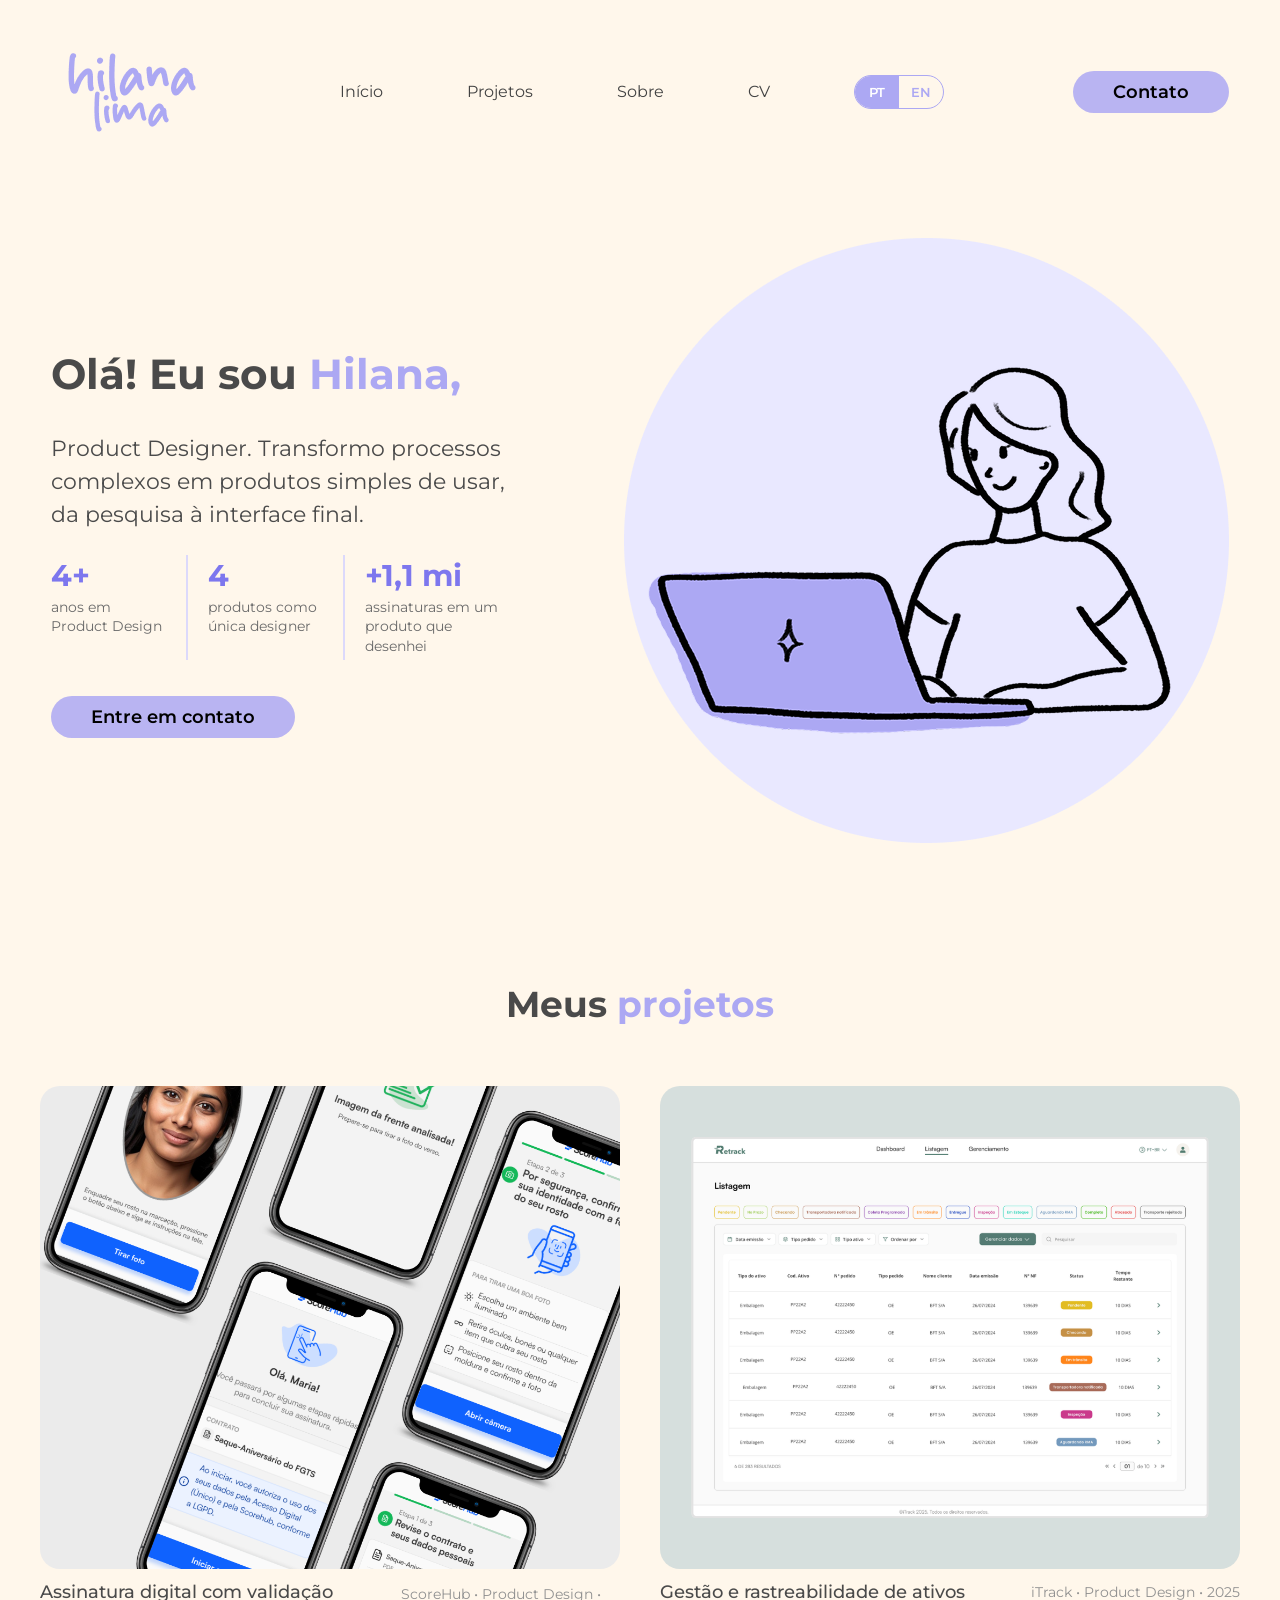
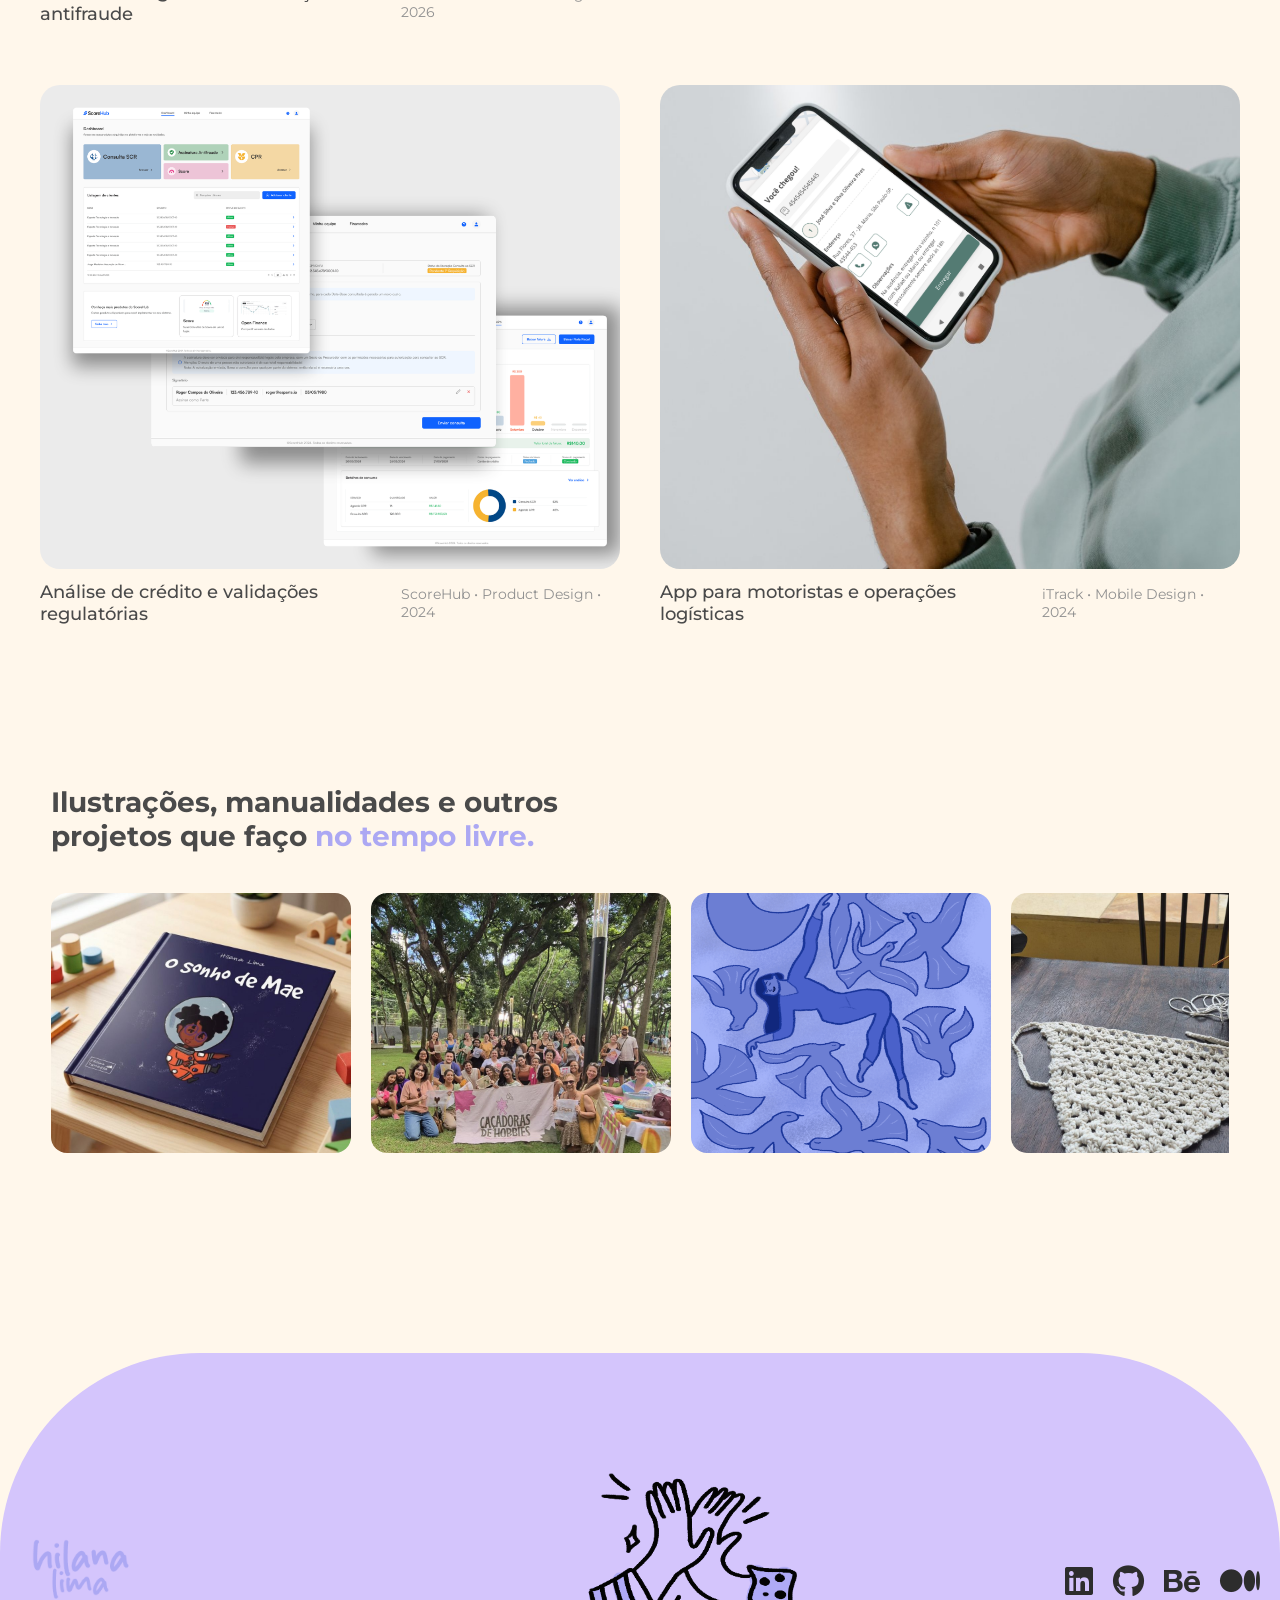
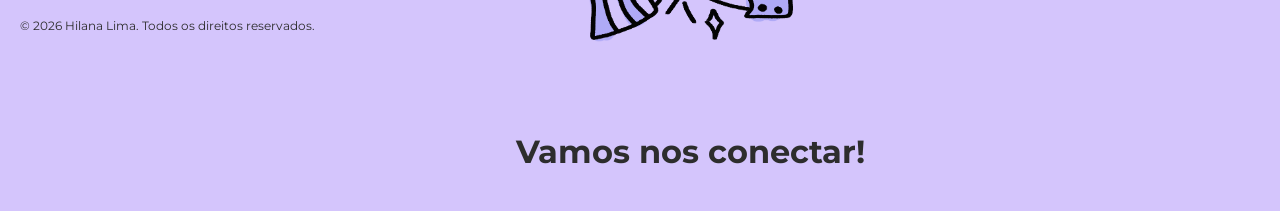
<file: index.html>
<!DOCTYPE html>
<html lang="pt-br">
<head>
    <meta charset="UTF-8">
    <meta name="viewport" content="width=device-width, initial-scale=1.0">
    <!--GOOGLE FONTS-->
    <link rel="preconnect" href="https://fonts.googleapis.com">
<link rel="preconnect" href="https://fonts.gstatic.com" crossorigin>
<link href="https://fonts.googleapis.com/css2?family=Montserrat:ital,wght@0,100..900;1,100..900&display=swap" rel="stylesheet">
    <!--END GOOGLE FONTS-->
    <!--ICONS-->
    <link rel="stylesheet" href="https://cdnjs.cloudflare.com/ajax/libs/font-awesome/6.5.0/css/all.min.css">
    <link rel="stylesheet" href="style.css?v=2026-11-25">
    <link rel="icon" type="image/png" href="Image/favicon.png">
    <title>Hilana Lima | Product Designer</title>
    <meta name="description" content="Portfólio de Hilana Lima, Product Designer. Cases de plataformas SaaS, apps mobile e fluxos de validação de identidade.">
    <meta property="og:type" content="website">
    <meta property="og:title" content="Hilana Lima | Product Designer">
    <meta property="og:description" content="Portfólio de Hilana Lima, Product Designer. Cases de plataformas SaaS, apps mobile e fluxos de validação de identidade.">
    <meta property="og:image" content="https://hilanalima.com/Image/card-assinatura.png">
    <meta property="og:url" content="https://hilanalima.com/">
    <meta name="twitter:card" content="summary_large_image">
</head>
<body>
    
  <header>
   <div class="interface">
    <div class="logo">
   <a href="#">
    <img src="Image/hilana lima.png" alt="Hilana Lima, página inicial">
   </a>
    </div><!--logo-->

      <nav class="menu-desktop">
      <ul>
          <li><a href="#">Início</a></li>
          <li><a href="#projetos">Projetos</a></li>
          <li><a href="sobre.html">Sobre</a></li>
          <li><a href="cv/hilana-lima-cv-pt.pdf?v=2026-11-25b" target="_blank">CV</a></li>
                 <li>
        <div class="language-toggle">
          <span class="active">PT</span>
          <a href="en index.html">EN</a>
        </div>
      </li>
      </ul>
      </nav>

      <div class="btn-contato">
        <a href="https://www.linkedin.com/in/hilanalima/" target="_blank">
            <button>Contato</button>
        </a>
      </div>
   </div><!--interface-->

  </header>

     <main>
         <section class="topo-do-site">
          <div class="interface">
             <div class="flex">
                <div class="txt-topo-site">
                    <h1>Olá! Eu sou <span>Hilana,</span></h1>
                    <p>Product Designer. Transformo processos complexos em produtos simples de usar, da pesquisa à interface final.</p>

                    <ul class="hero-stats">
                        <li><strong>4+</strong><span>anos em Product Design</span></li>
                        <li><strong>4</strong><span>produtos como única designer</span></li>
                        <li><strong>+1,1 mi</strong><span>assinaturas em um produto que desenhei</span></li>
                    </ul>

                    <div class="btn-contato">
                        <a href="https://www.linkedin.com/in/hilanalima/" target="_blank">
                            <button>Entre em contato</button>
                        </a>
                    </div>
                </div><!--topo-site-->

                <div class="img-topo-site">
                    <img src="Image/icon.png" alt="">

                </div><!--img-topo-site-->
             </div><!--flex-->
          </div><!--interface-->
         </section>
         <section class="projetos" id="projetos">
  <div class="txt-projetos">
    <h2>Meus <span>projetos</span></h2>


    <div class="flex">

      <div class="card-projeto">

  <div class="img-projeto">
    <a href="assinatura.html">
      <img loading="lazy" decoding="async" src="Image/card-assinatura.png" alt="Telas do app de assinatura digital com prova de vida">
    </a>
  </div>

  <div class="info-projeto">
    <h3>Assinatura digital com validação antifraude</h3>
    <p>ScoreHub • Product Design • 2026</p>
  </div>

</div>

      <div class="card-projeto">

        <div class="img-projeto">
          <a href="retrack.html">
      <img loading="lazy" decoding="async" src="Image/retrack-projeto.png" alt="Tela de listagem de ativos da plataforma Retrack">
    </a>
        </div>

        <div class="info-projeto">
          <h3>Gestão e rastreabilidade de ativos</h3>
          <p>iTrack • Product Design • 2025</p>
        </div>

      </div>

      <div class="card-projeto">

  <div class="img-projeto">
    <a href="scorehub.html">
      <img loading="lazy" decoding="async" src="Image/card-scorehub.png" alt="Telas da plataforma de crédito ScoreHub">
    </a>
  </div>

  <div class="info-projeto">
    <h3>Análise de crédito e validações regulatórias</h3>
    <p>ScoreHub • Product Design • 2024</p>
  </div>

</div>

      <div class="card-projeto">

  <div class="img-projeto">
    <a href="iship.html">
      <img loading="lazy" decoding="async" src="Image/card-iship.png" alt="Telas do app iShip para motoristas">
    </a>
  </div>

  <div class="info-projeto">
    <h3>App para motoristas e operações logísticas</h3>
    <p>iTrack • Mobile Design • 2024</p>
  </div>

</div>


    </div>
  </div>
</section><!--carrossel infinito-->
<section class="carrossel">
  <div class="interface">

    <div class="topo-carrossel">
      <h2>
  Ilustrações, manualidades e outros projetos que faço 
  <span>no tempo livre.</span>
</h2>
    </div>

    <div class="carrossel-container">
      <div class="carrossel-track">

        <img loading="lazy" decoding="async" src="Image/O sonho de Mae.jpg" alt="Livro infantil ilustrado “O sonho de Mae”, de Hilana Lima">
        <img loading="lazy" decoding="async" src="Image/20260426_162947(1)(1).jpg" alt="Encontro do grupo Caçadoras de Hobbies em um parque">
        <img loading="lazy" decoding="async" src="Image/ilustra birds.png" alt="Ilustração digital em tons de lilás de uma mulher entre pássaros e a lua">
        <img loading="lazy" decoding="async" src="Image/20260830_154754.jpg" alt="Bandana de crochê feita à mão">

        <!-- duplicadas -->
        <img loading="lazy" decoding="async" src="Image/O sonho de Mae.jpg" alt="" aria-hidden="true">
        <img loading="lazy" decoding="async" src="Image/20260426_162947(1)(1).jpg" alt="" aria-hidden="true">
        <img loading="lazy" decoding="async" src="Image/ilustra birds.png" alt="" aria-hidden="true">
        <img loading="lazy" decoding="async" src="Image/20260830_154754.jpg" alt="" aria-hidden="true">

      </div>
    </div>

  </div>
</section>
     </main>
<!-- footer -->
     <footer class="footer">
  <div class="interface footer-content"></div>
  

  <div class="interface footer-content">

    <!-- ESQUERDA -->
    <div class="footer-left">
      <img loading="lazy" decoding="async" src="Image/hilana lima.png" alt="Hilana Lima" class="logo-footer">
      <p>© 2026 Hilana Lima. Todos os direitos reservados.</p>
    </div>

    <!-- MEIO -->
    <div class="footer-center">
      <img loading="lazy" decoding="async" src="Image/high five purple.png" alt="" class="ilustra-footer">
      <h2>Vamos nos conectar!</h2>
    </div>

    <!-- DIREITA -->
    <div class="footer-right">
  <a href="https://www.linkedin.com/in/hilanalima/?locale=pt_BR" target="_blank"><i class="fab fa-linkedin"></i></a>
  <a href="https://github.com/Lana333" target="_blank"><i class="fab fa-github"></i></a>
  <a href="https://www.behance.net/hilanalima" target="_blank"><i class="fab fa-behance"></i></a>
  <a href="https://medium.com/@hilanalima2002" target="_blank"><i class="fab fa-medium"></i></a>
</div>

  </div>
</footer>

</body>
</html>
</file>
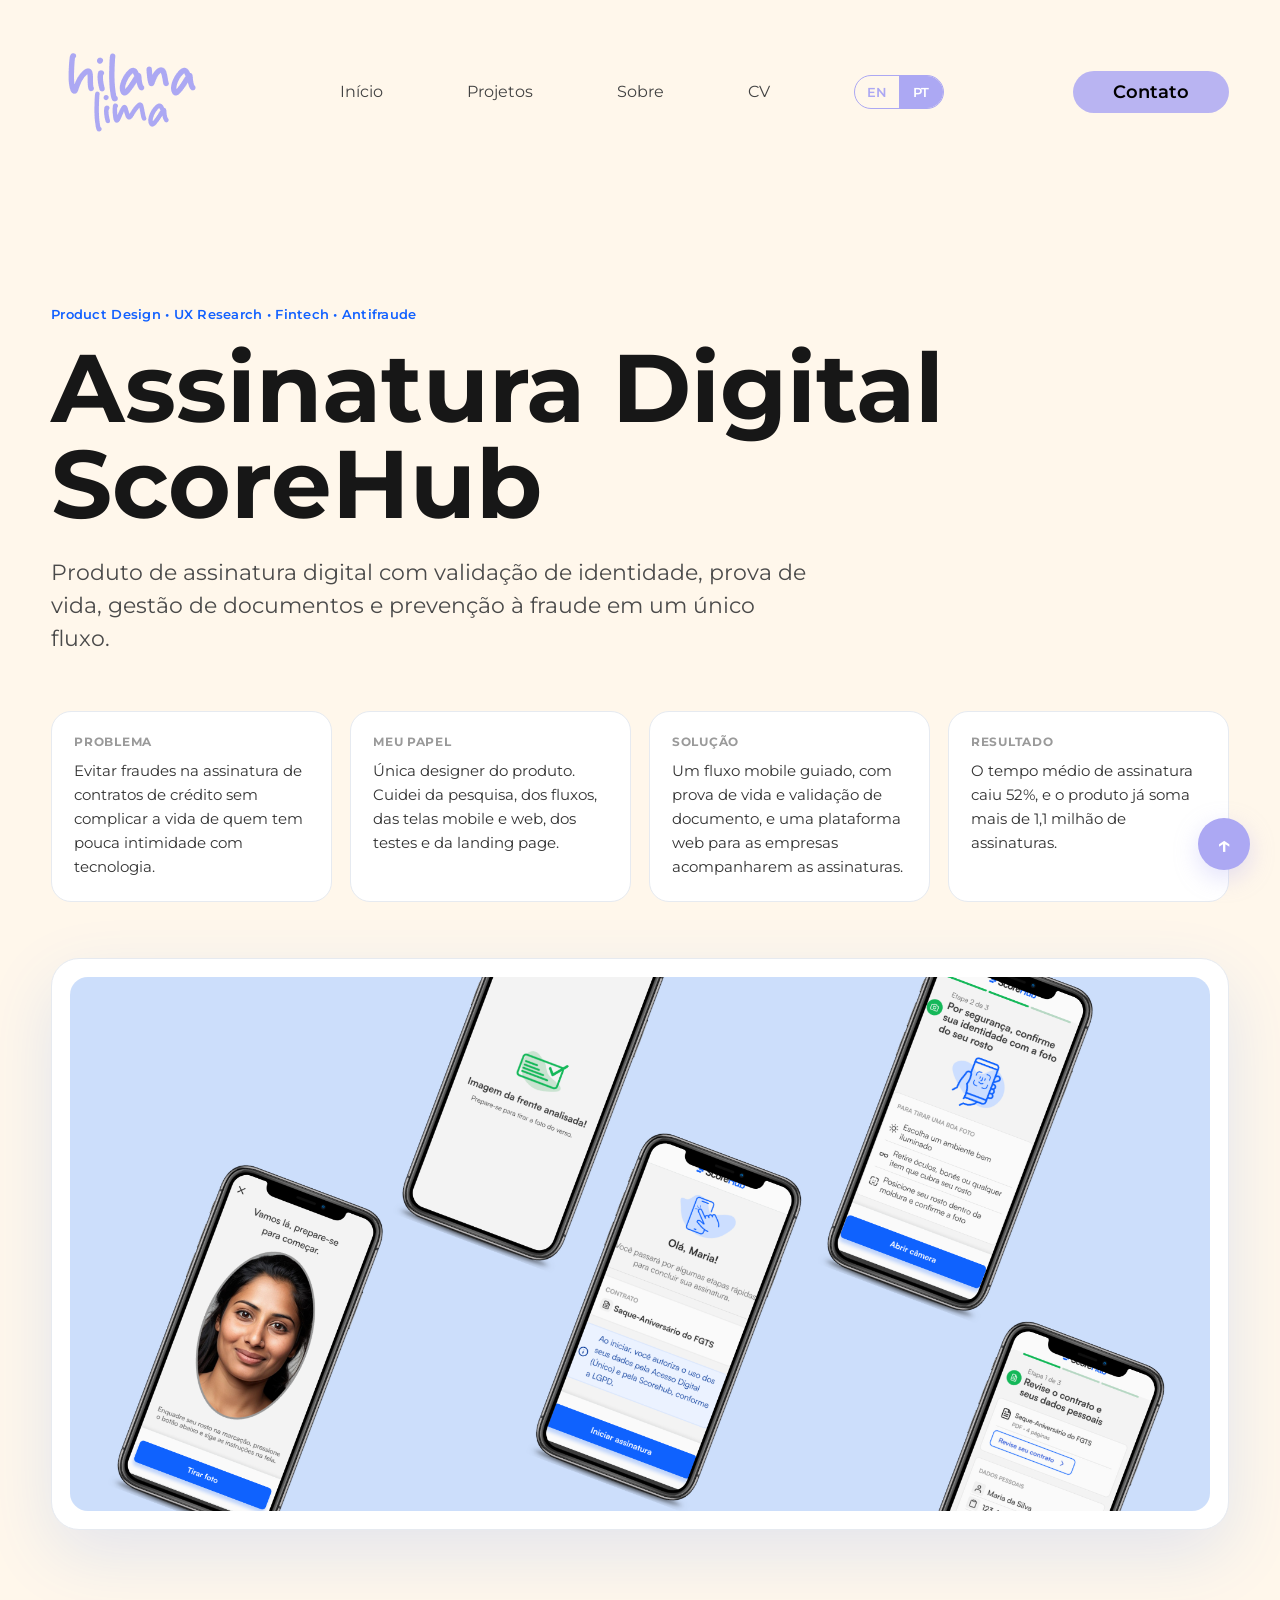
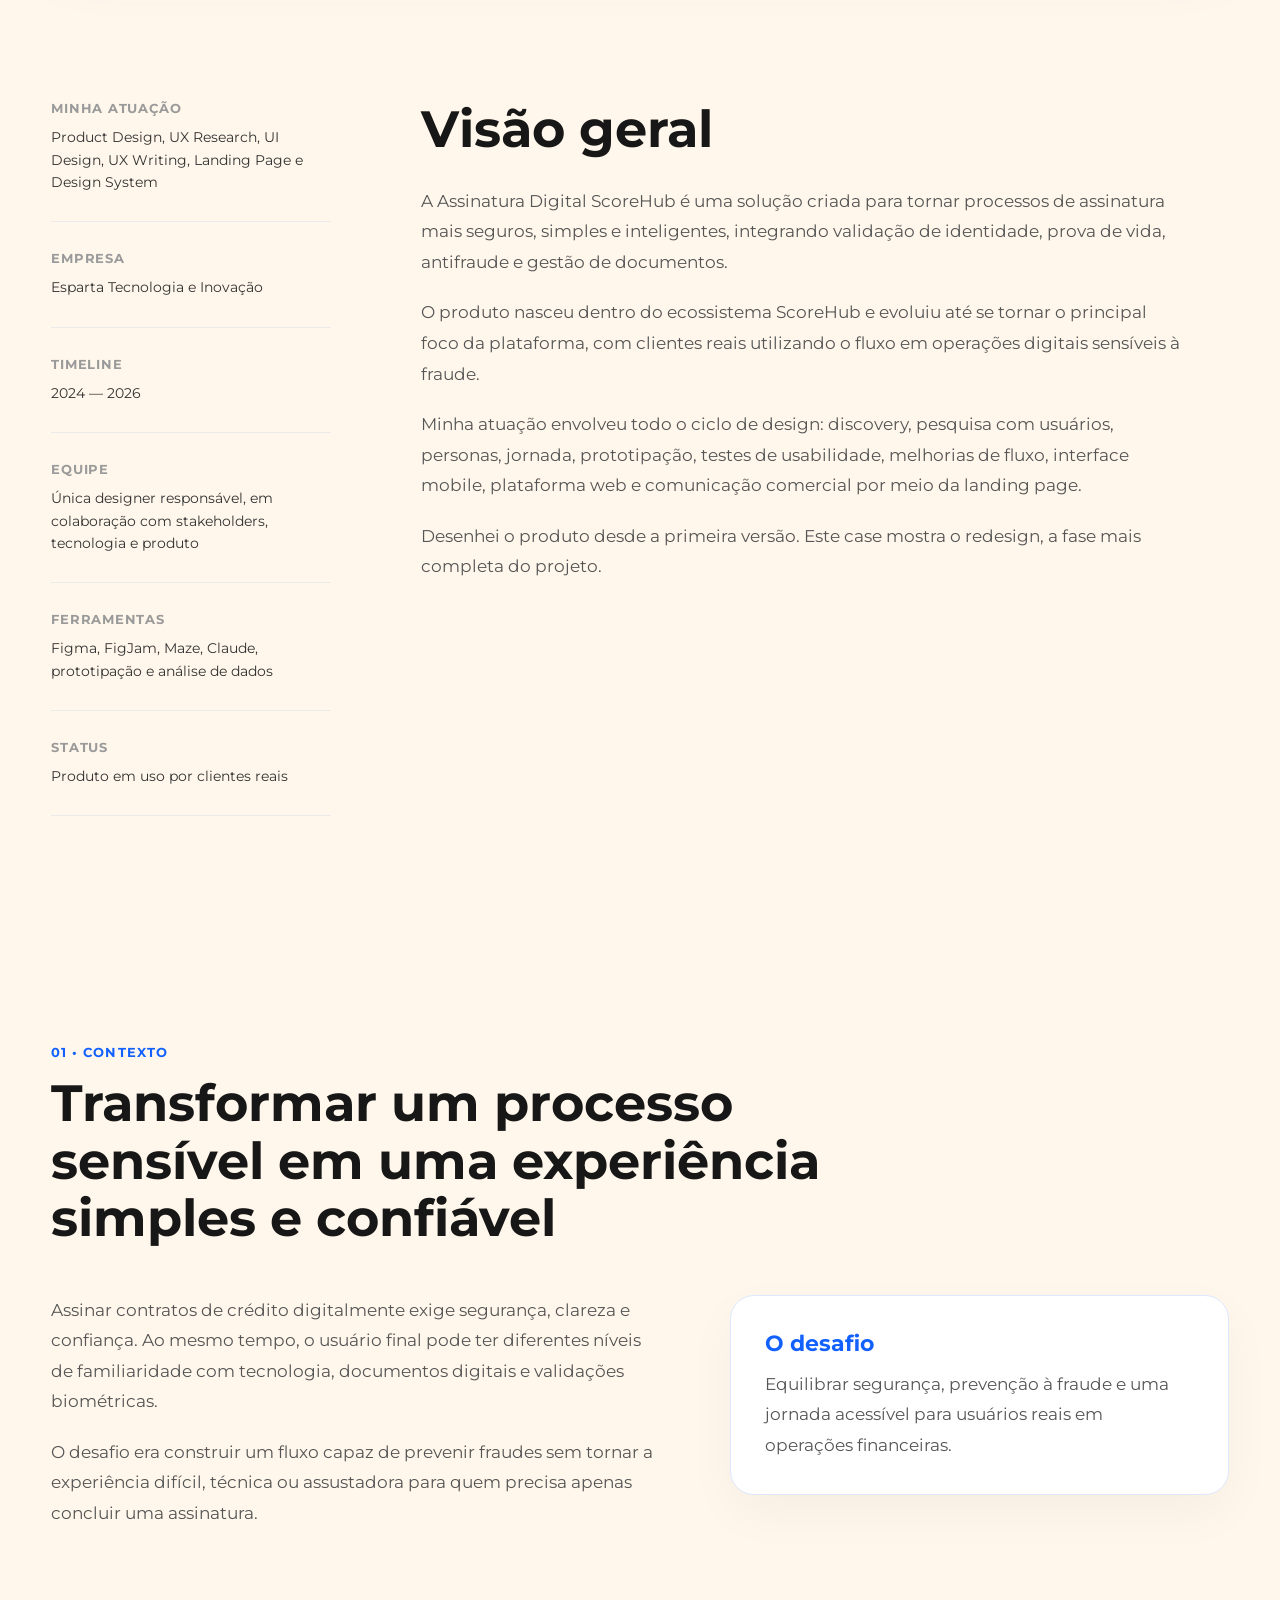
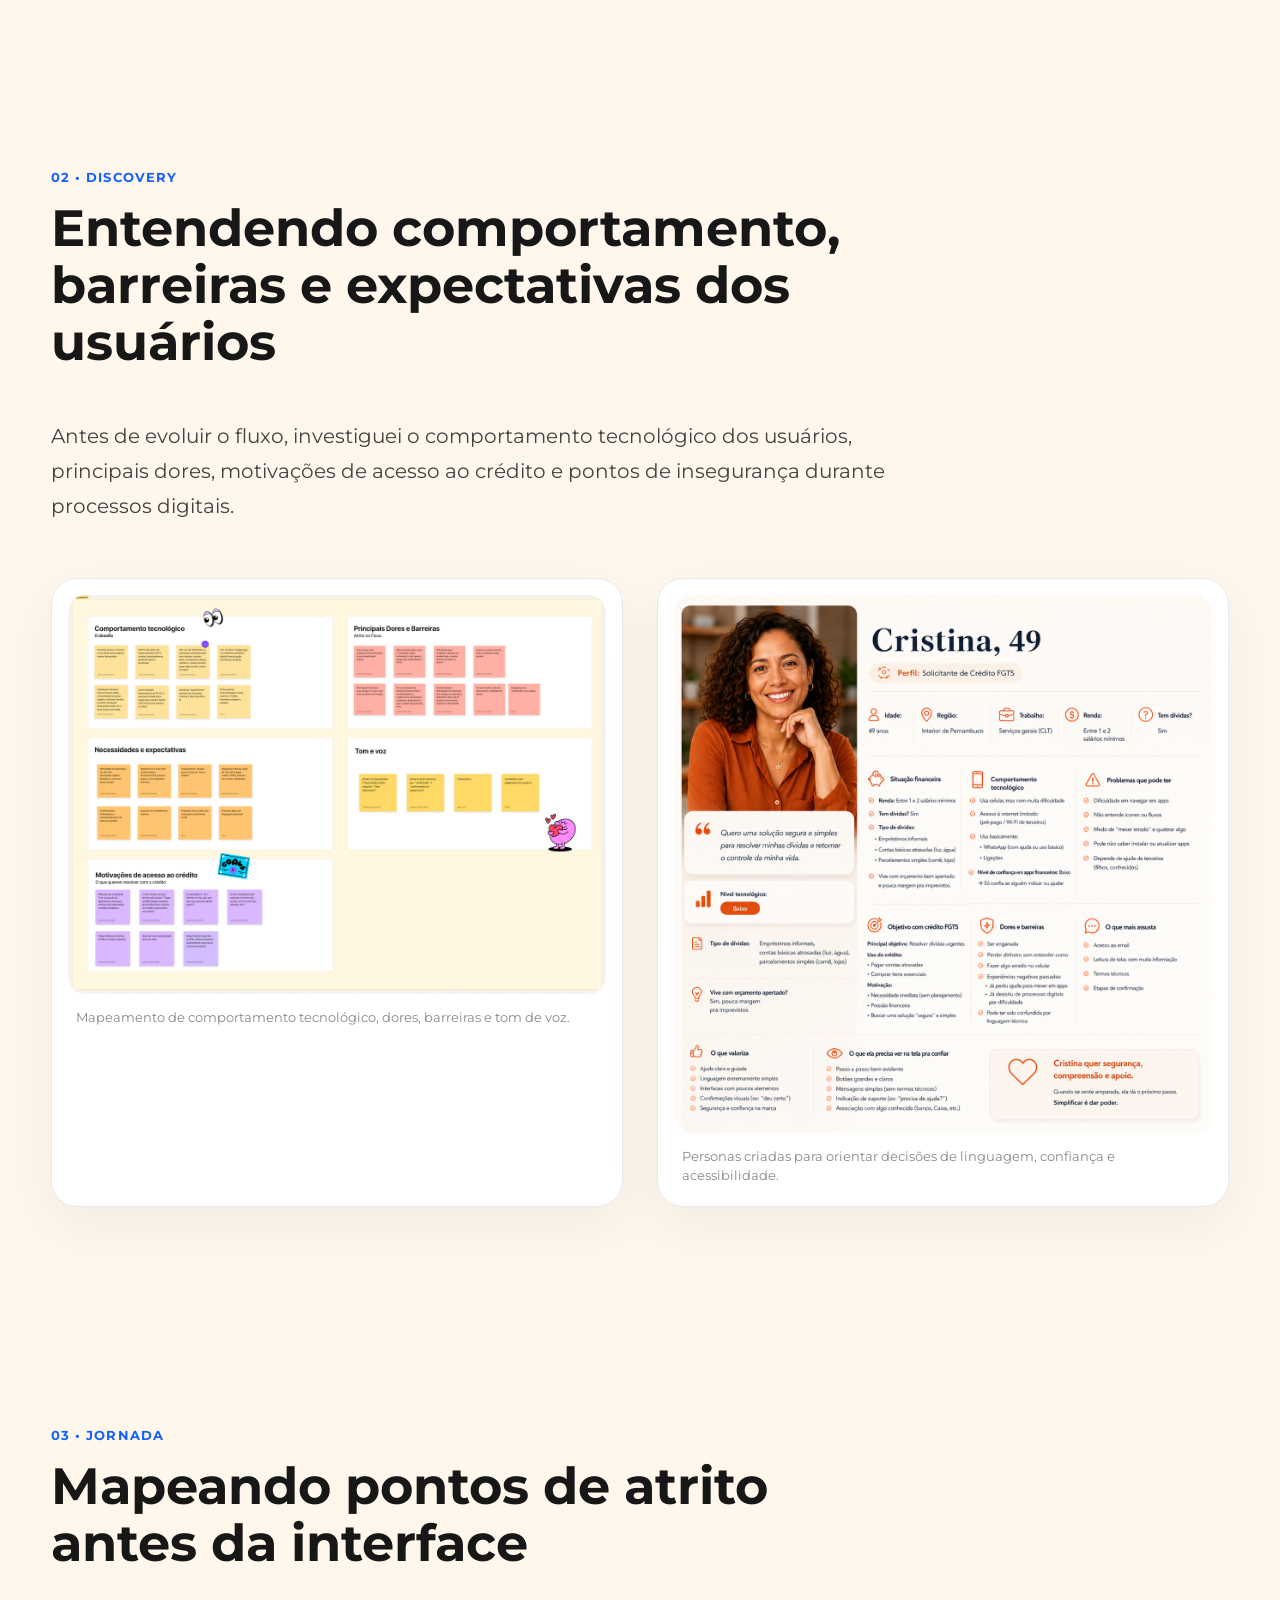
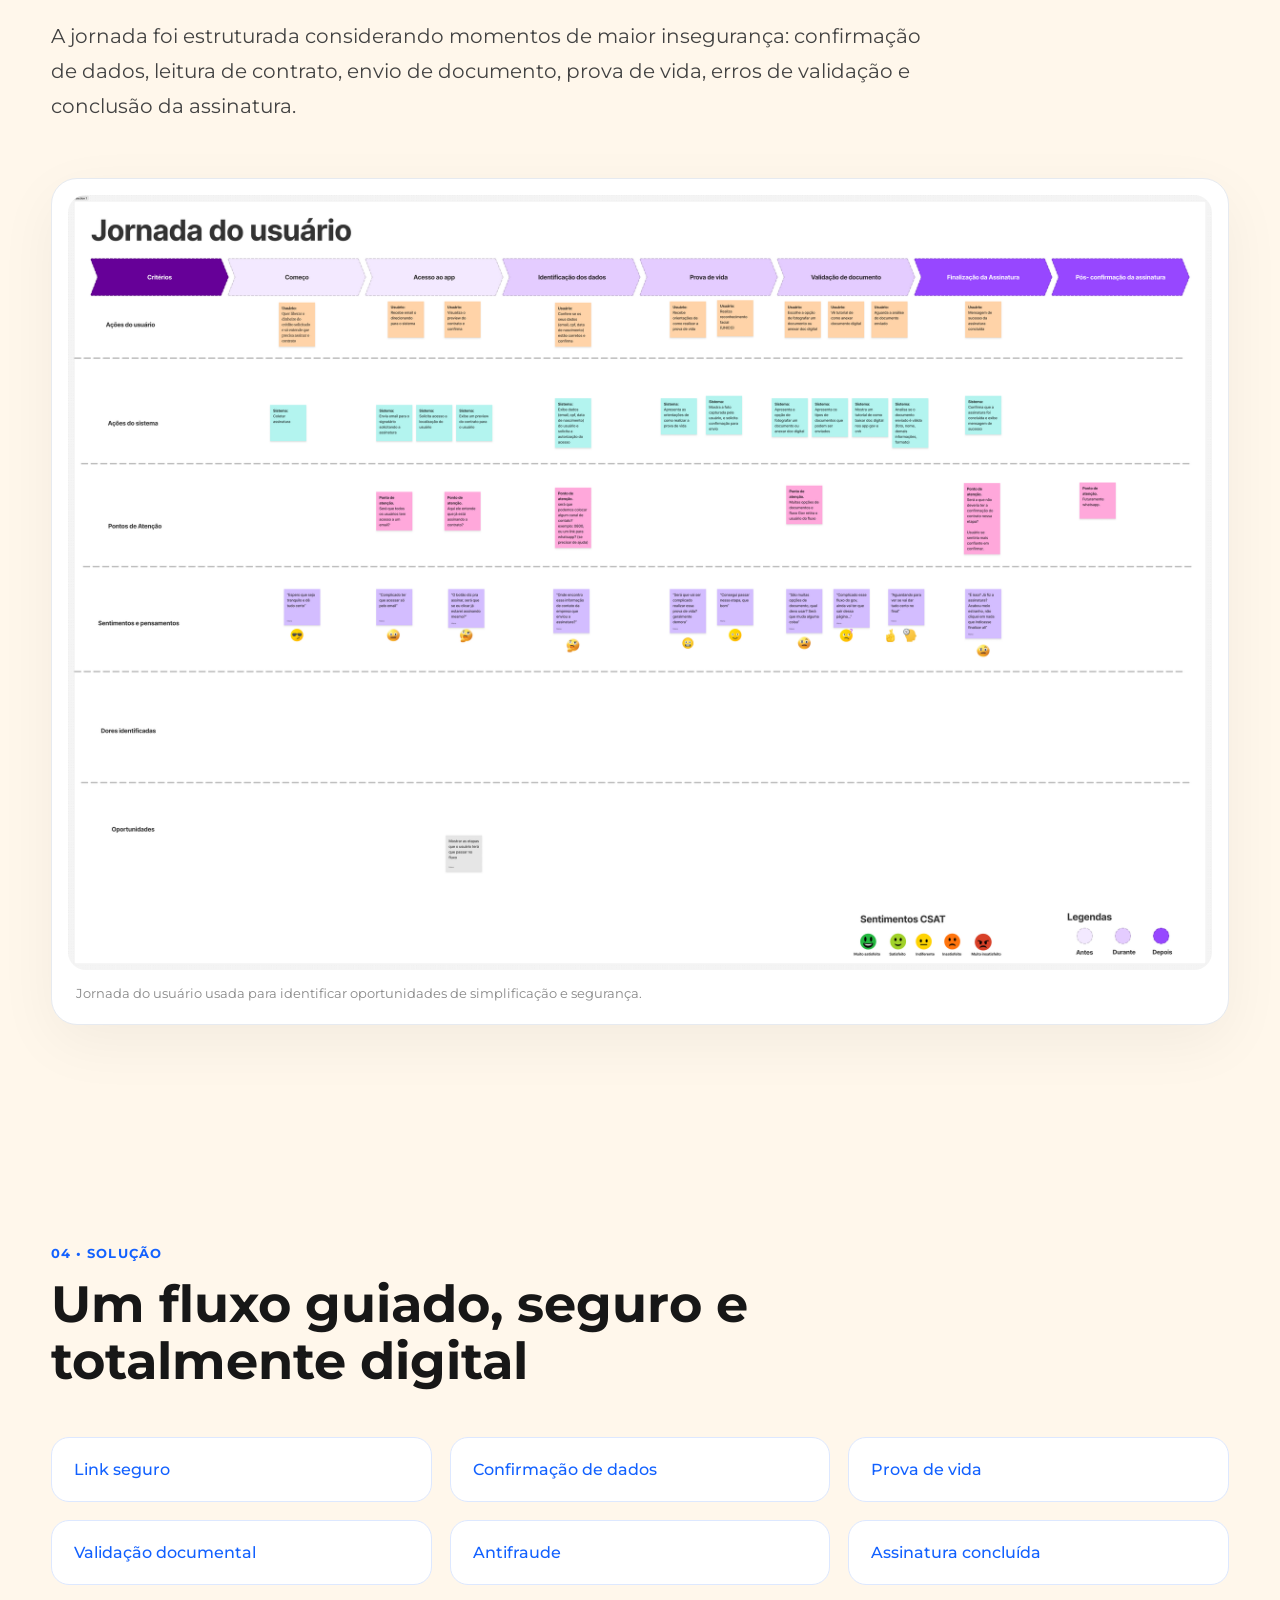
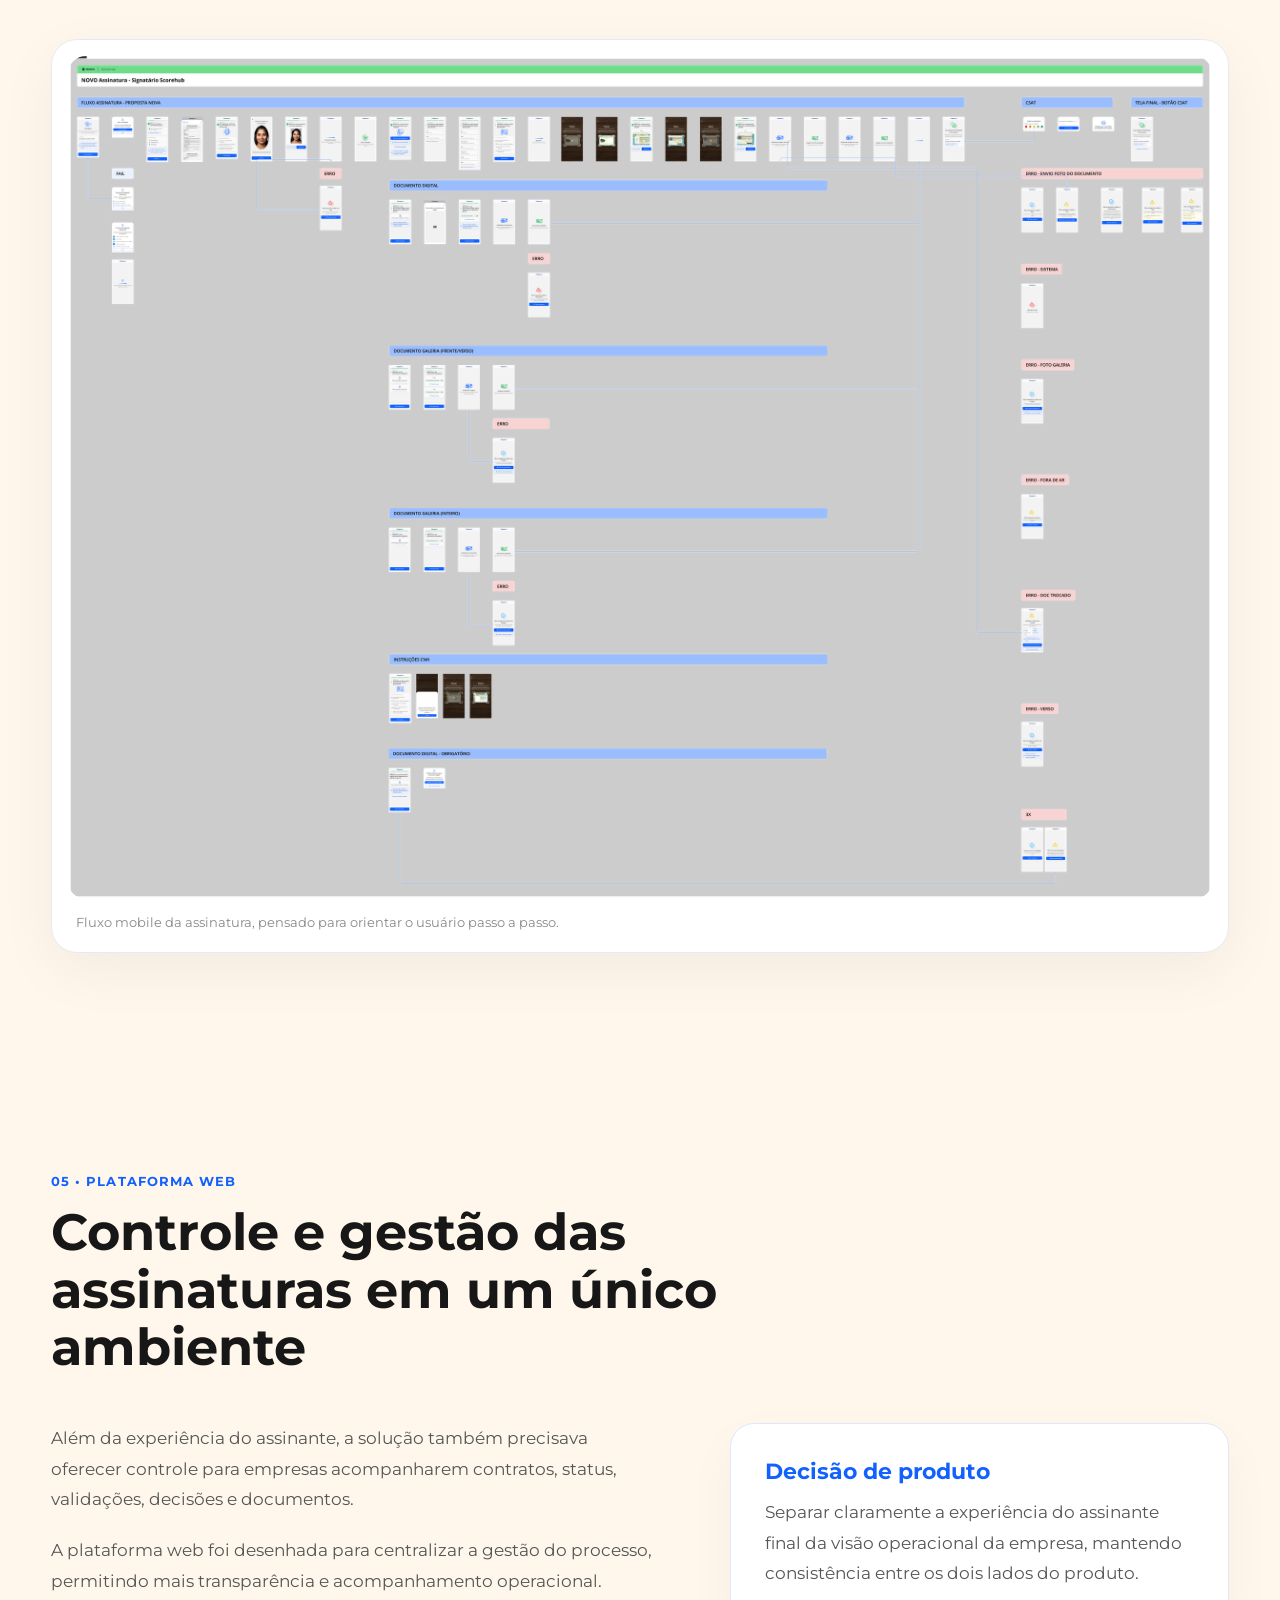
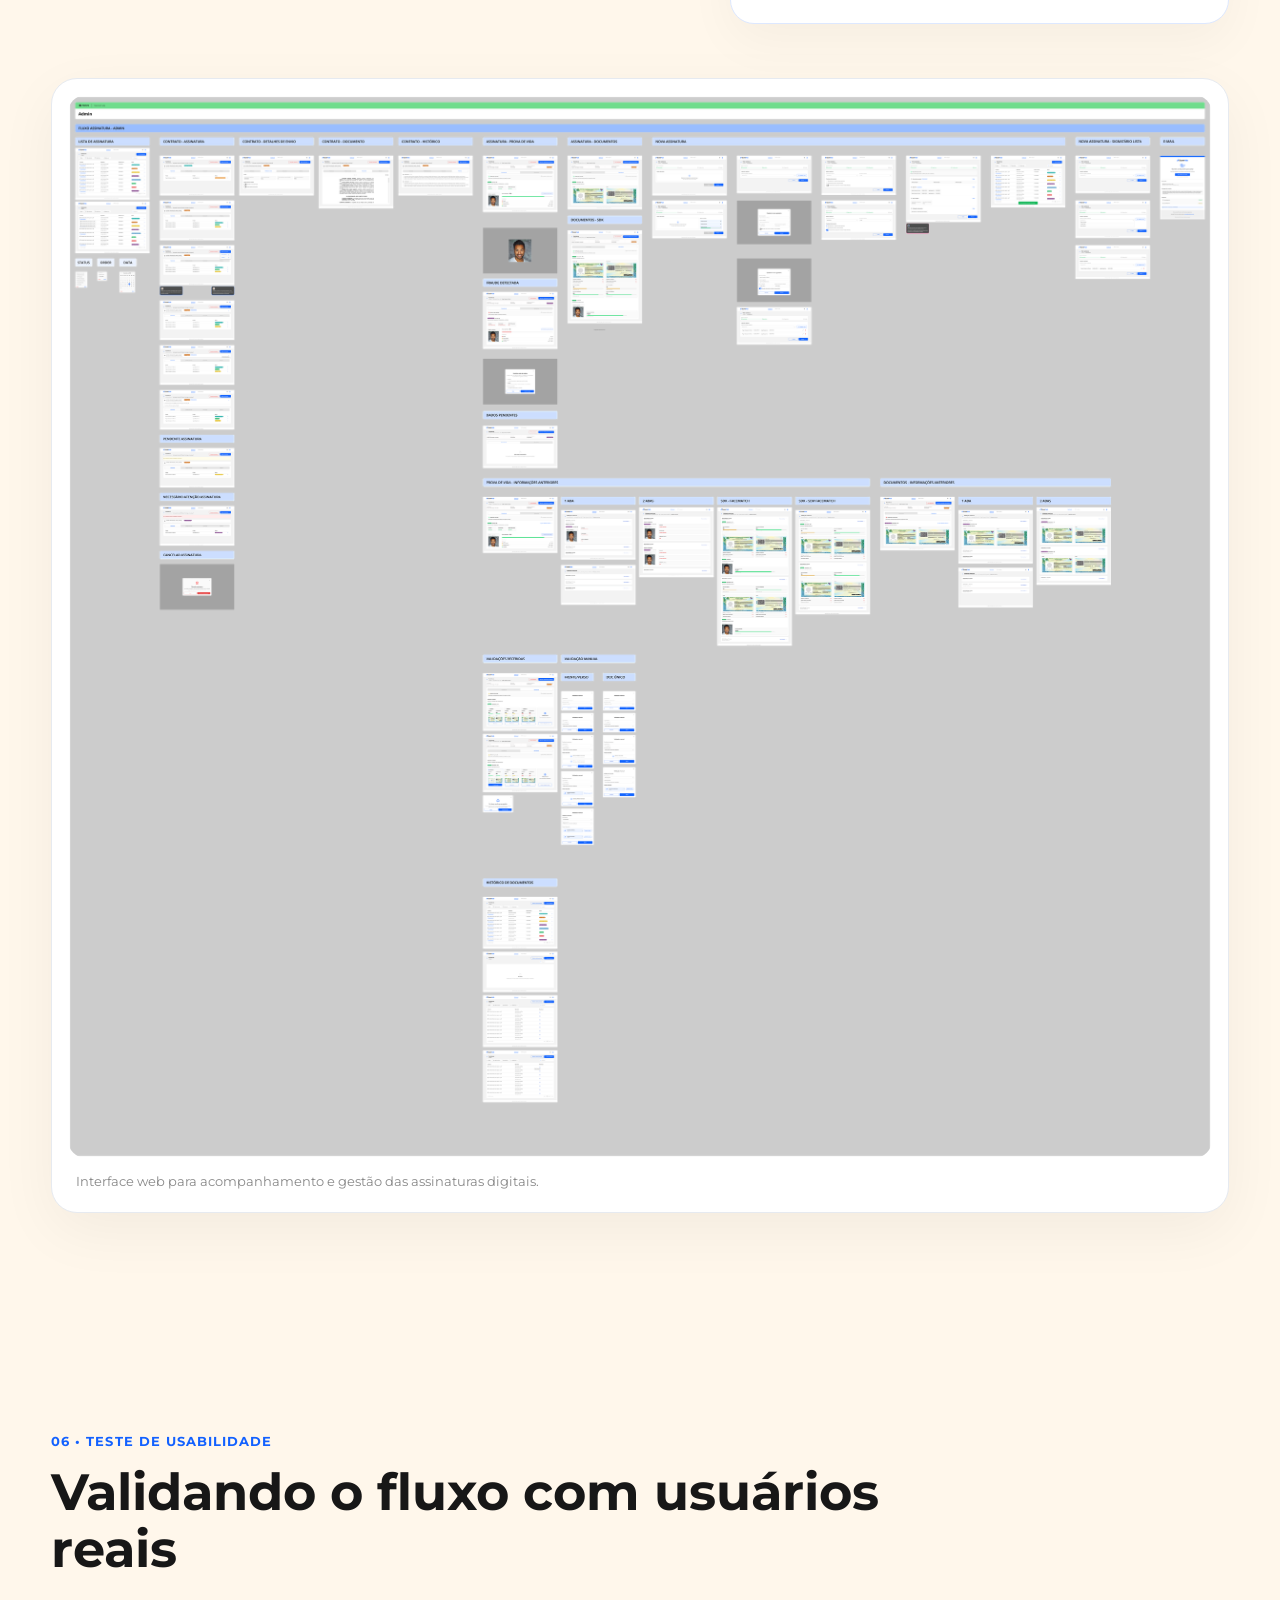
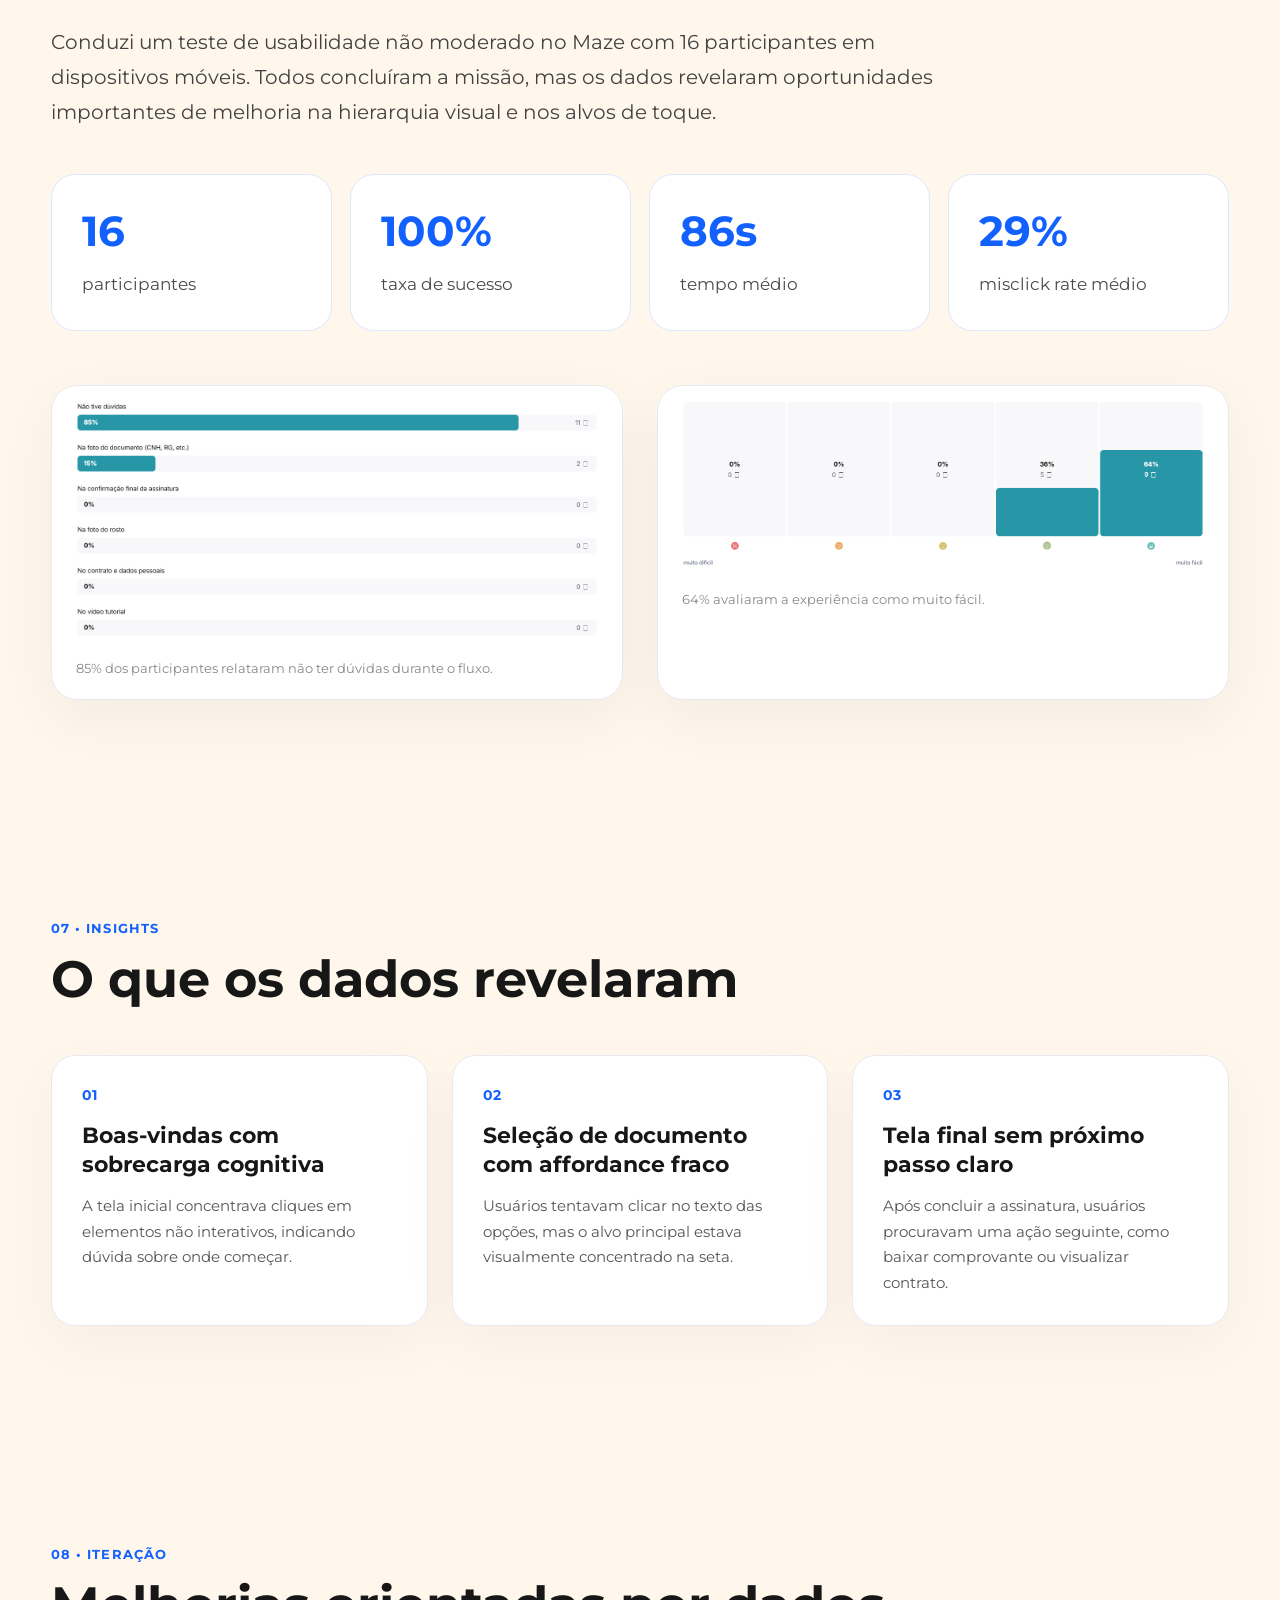
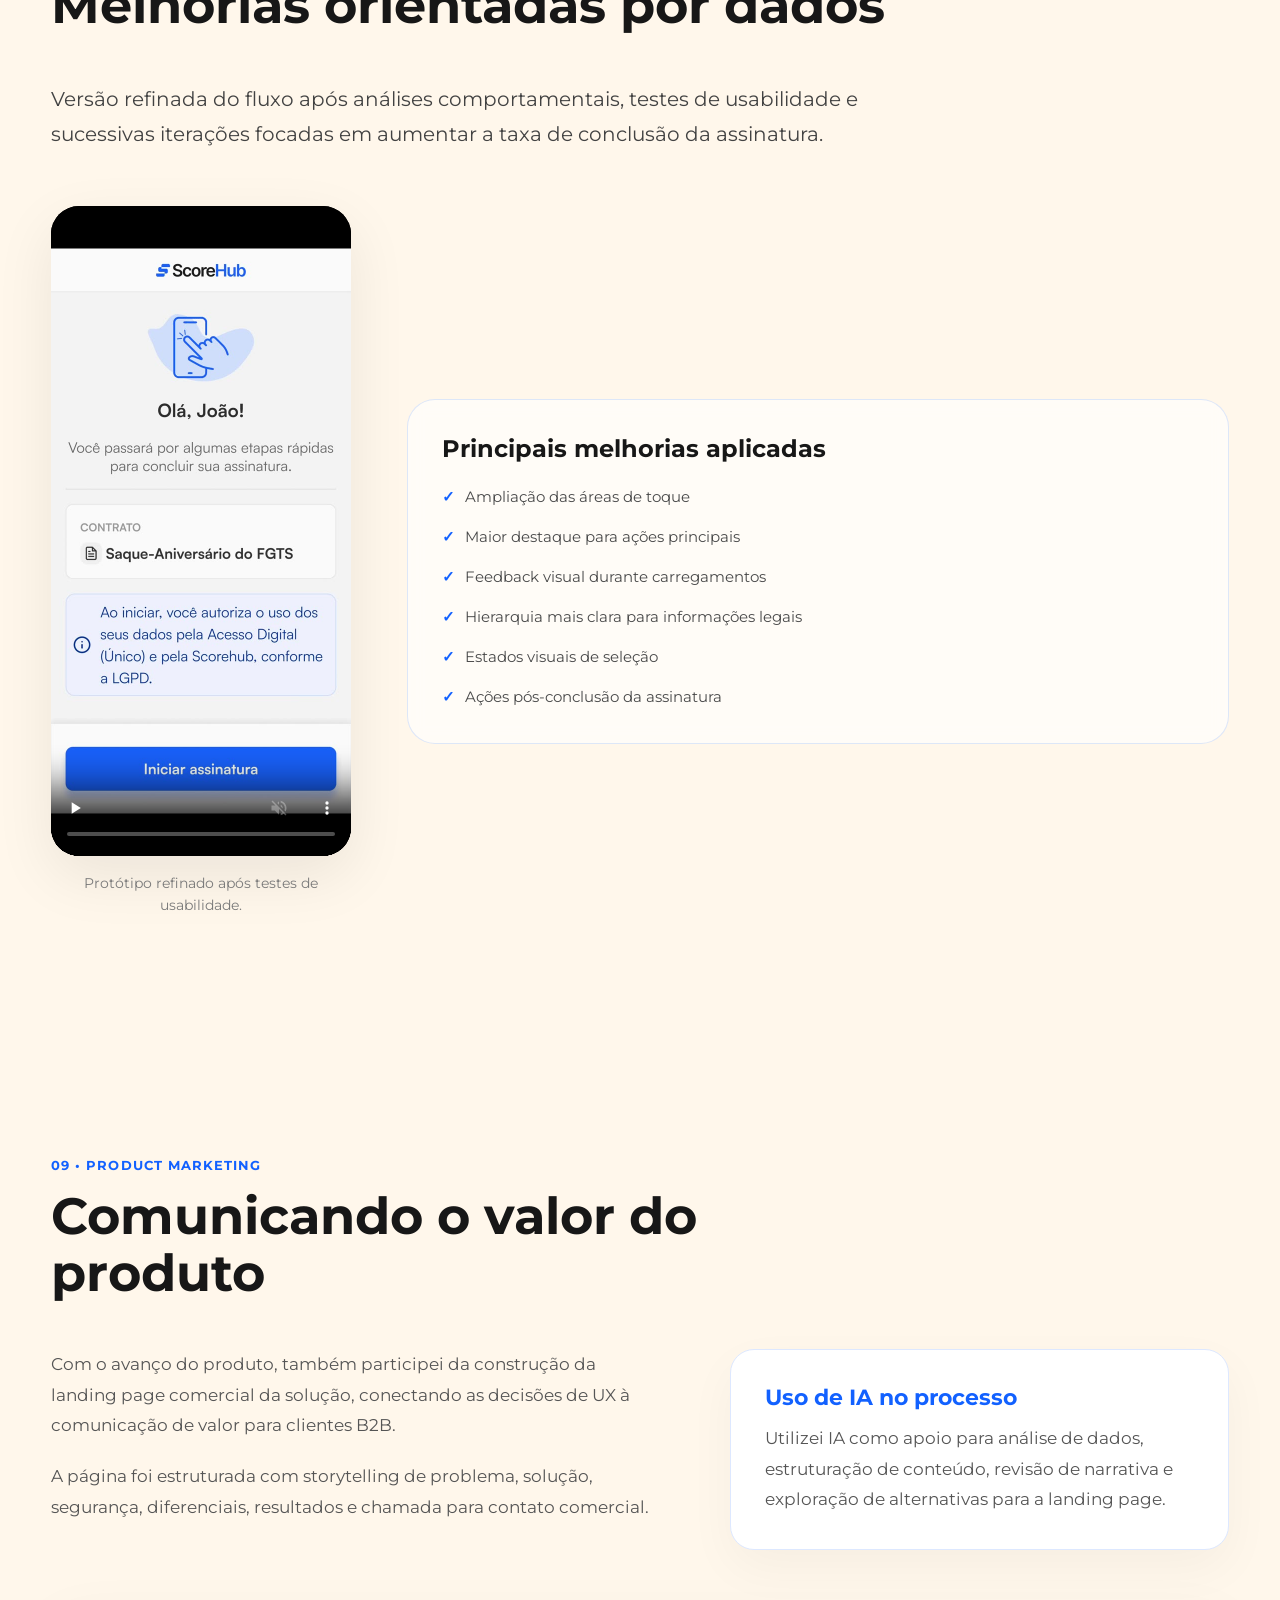
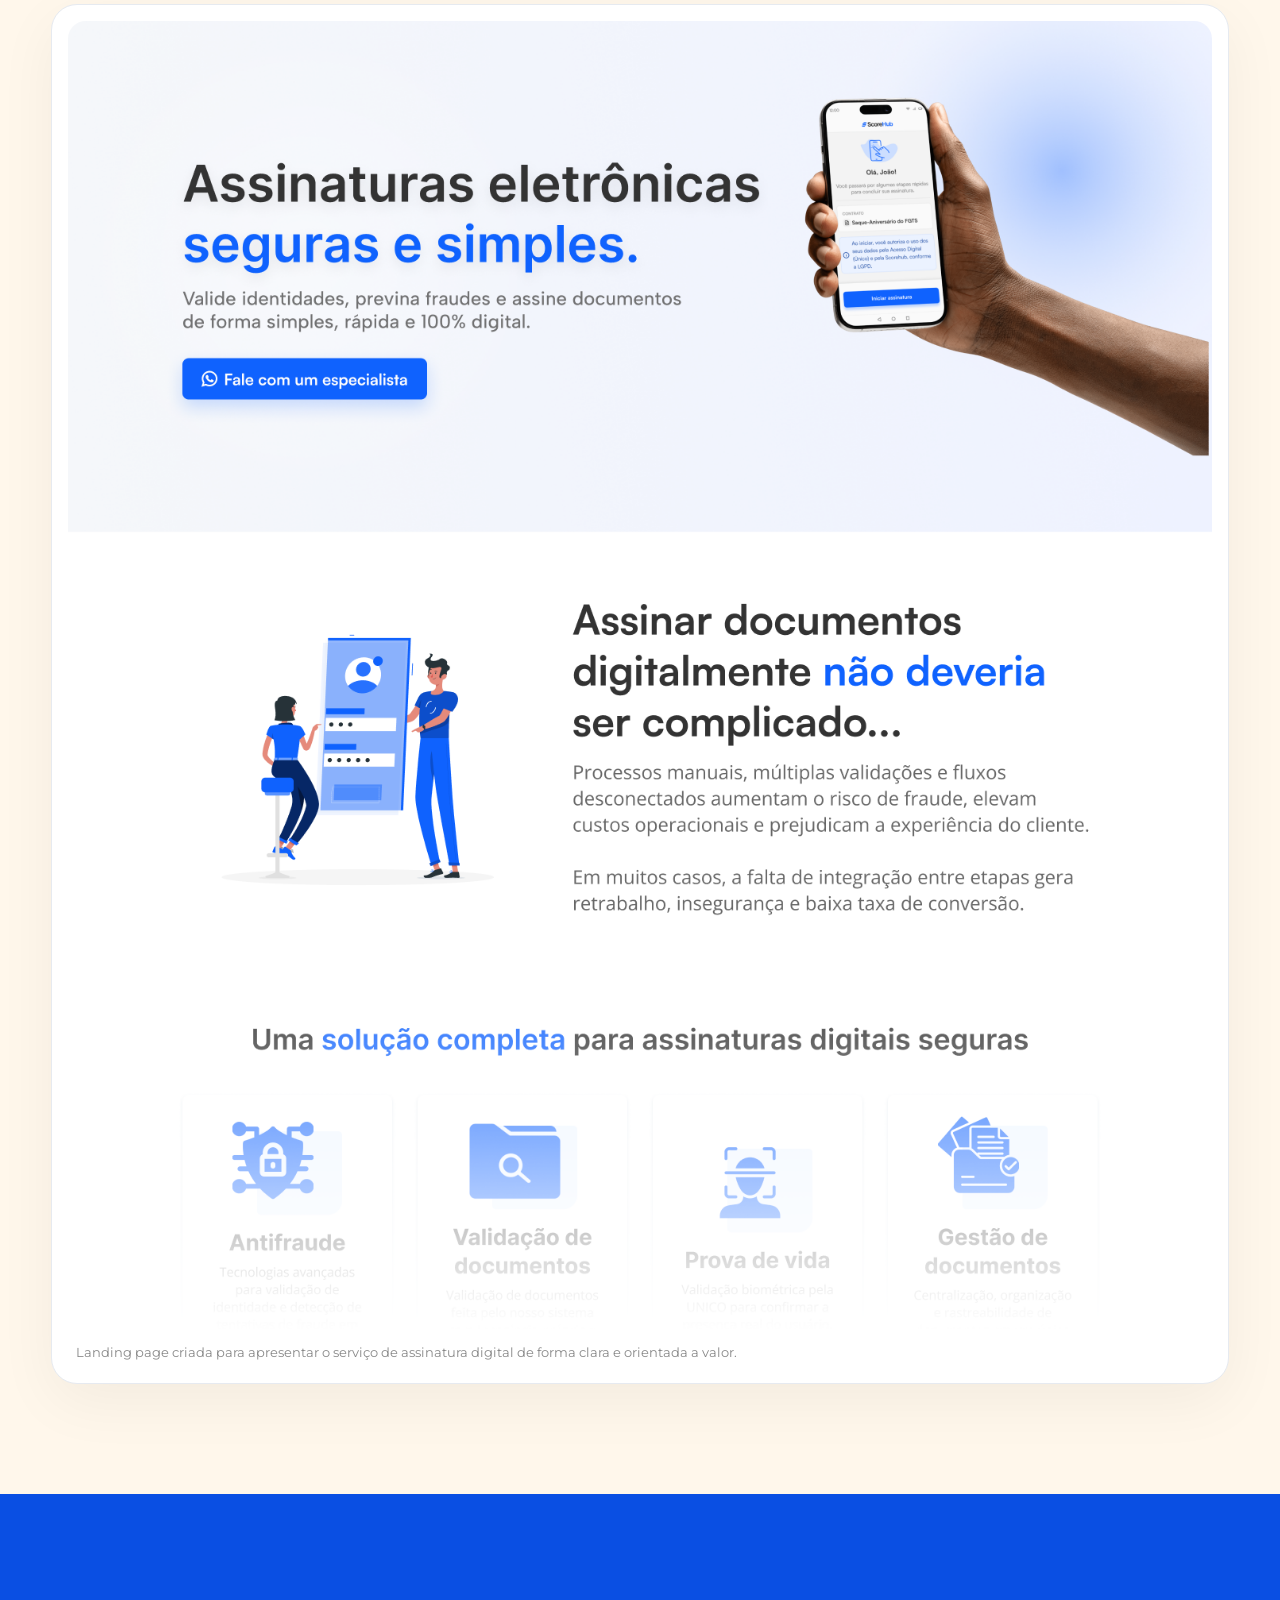
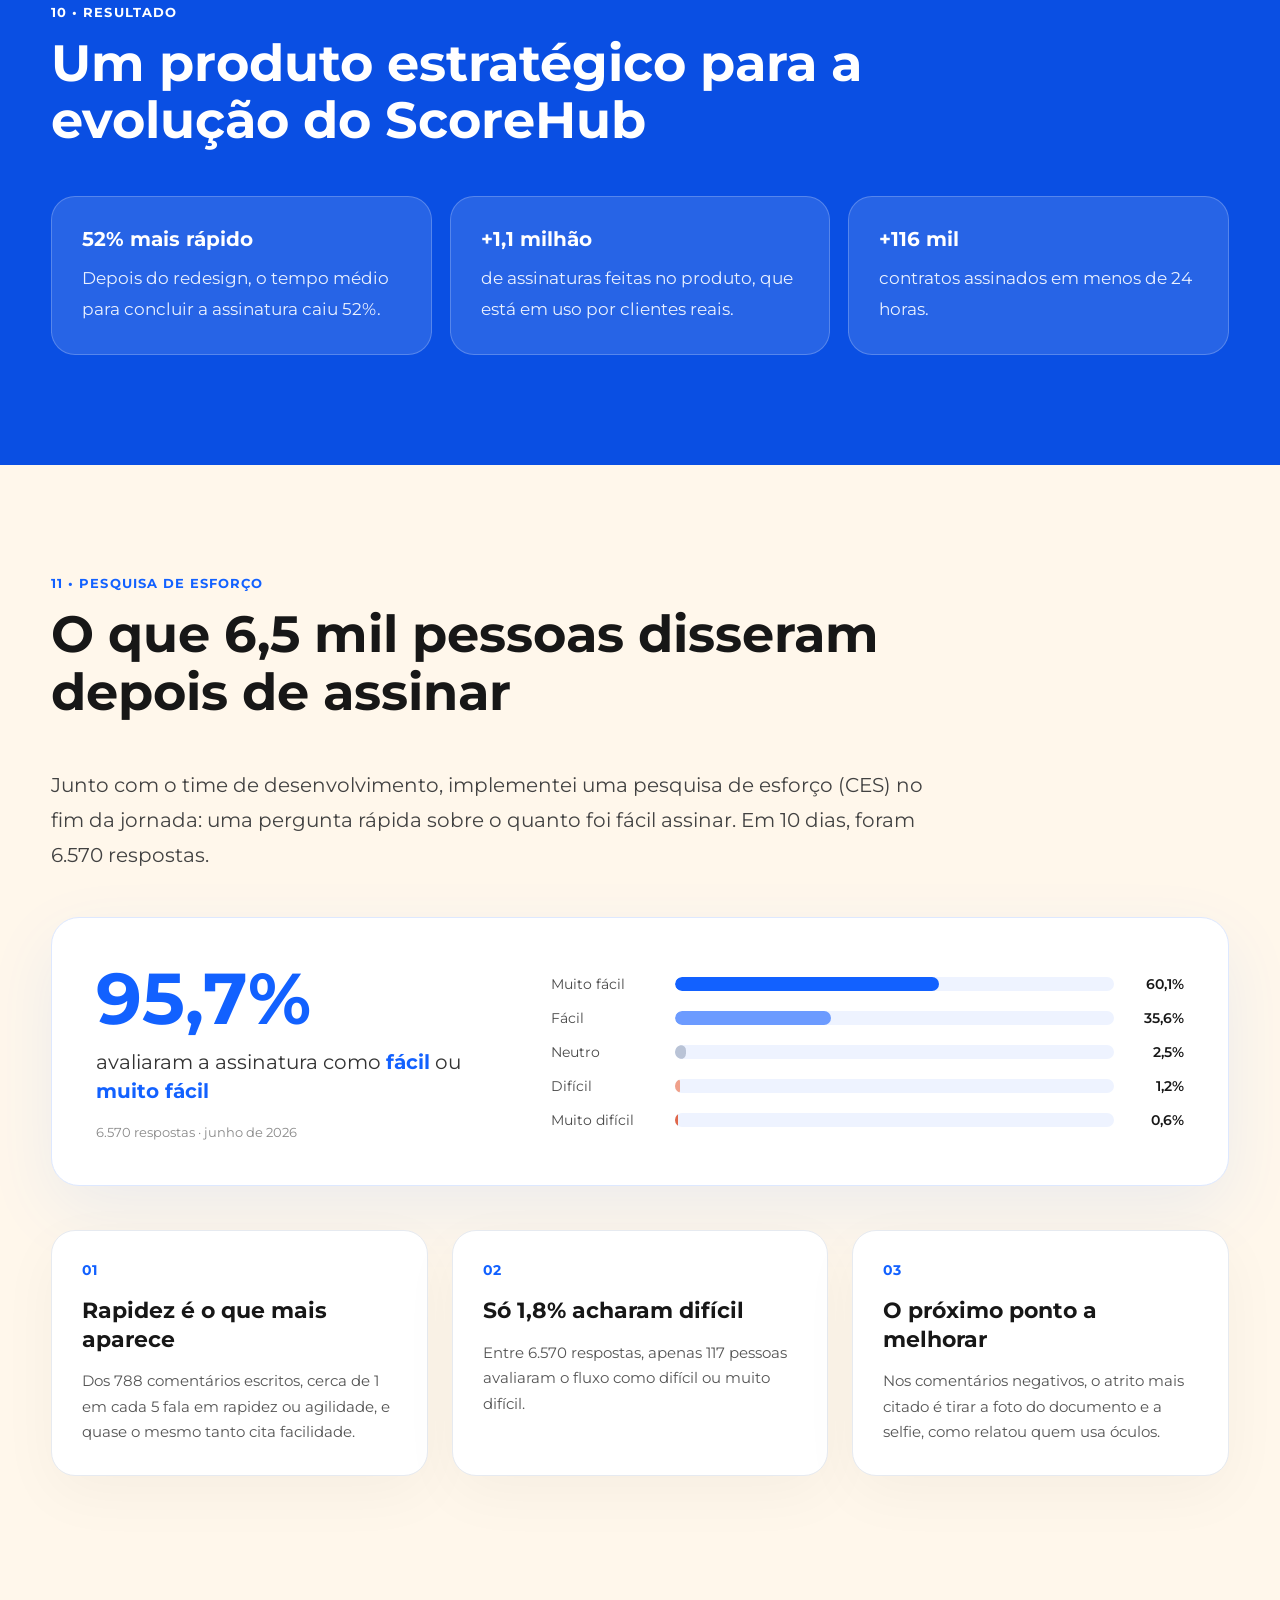
<file: assinatura.html>
<!DOCTYPE html>
<html lang="pt-br">
<head>
  <meta charset="UTF-8">
  <meta name="viewport" content="width=device-width, initial-scale=1.0">

  <!-- FONT -->
  <link rel="preconnect" href="https://fonts.googleapis.com">
  <link rel="preconnect" href="https://fonts.gstatic.com" crossorigin>
  <link href="https://fonts.googleapis.com/css2?family=Montserrat:wght@300;400;500;600;700&display=swap" rel="stylesheet">

  <link rel="stylesheet" href="style.css?v=2026-11-25">
  <link rel="icon" type="image/png" href="Image/favicon.png">
  <title>Assinatura Digital ScoreHub | Case</title>
    <meta name="description" content="Case de Product Design: assinatura digital com prova de vida e antifraude, testada com usuários no Maze.">
    <meta property="og:type" content="website">
    <meta property="og:title" content="Assinatura Digital ScoreHub | Case">
    <meta property="og:description" content="Case de Product Design: assinatura digital com prova de vida e antifraude, testada com usuários no Maze.">
    <meta property="og:image" content="https://hilanalima.com/Image/assinatura-hero.png">
    <meta property="og:url" content="https://hilanalima.com/assinatura.html">
    <meta name="twitter:card" content="summary_large_image">
</head>

<body>

  <header>
   <div class="interface">
    <div class="logo">
   <a href="index.html">
    <img src="Image/hilana lima.png" alt="Hilana Lima, página inicial">
   </a>
    </div><!--logo-->

      <nav class="menu-desktop">
      <ul>
<li><a href="index.html">Início</a></li>
<li><a href="index.html#projetos">Projetos</a></li>
<li><a href="sobre.html">Sobre</a></li>
          <li><a href="cv/hilana-lima-cv-pt.pdf?v=2026-11-25b" target="_blank">CV</a></li>
          <li>
          <div class="language-toggle">
            <a href="en assinatura.html">EN</a>
            <span class="active">PT</span>
          </div>
        </li>
      </ul>
      </nav>

      <div class="btn-contato">
        <a href="https://www.linkedin.com/in/hilanalima/" target="_blank" rel="noopener">
            <button>Contato</button>
        </a>
      </div>
   </div><!--interface-->
  </header>

<main>

<!-- HERO -->
<section class="case-hero assinatura-hero">
  <div class="interface">
    <span class="case-tag assinatura-tag">Product Design • UX Research • Fintech • Antifraude</span>

    <h1>Assinatura Digital ScoreHub</h1>

    <p>
      Produto de assinatura digital com validação de identidade, prova de vida,
      gestão de documentos e prevenção à fraude em um único fluxo.
    </p>

        <div class="case-summary">
      <div>
        <h3>Problema</h3>
        <p>Evitar fraudes na assinatura de contratos de crédito sem complicar a vida de quem tem pouca intimidade com tecnologia.</p>
      </div>
      <div>
        <h3>Meu papel</h3>
        <p>Única designer do produto. Cuidei da pesquisa, dos fluxos, das telas mobile e web, dos testes e da landing page.</p>
      </div>
      <div>
        <h3>Solução</h3>
        <p>Um fluxo mobile guiado, com prova de vida e validação de documento, e uma plataforma web para as empresas acompanharem as assinaturas.</p>
      </div>
      <div>
        <h3>Resultado</h3>
        <p>O tempo médio de assinatura caiu 52%, e o produto já soma mais de 1,1 milhão de assinaturas.</p>
      </div>
    </div>

    <div class="hero-image-card assinatura-card">
      <img src="Image/assinatura-hero.png" alt="Landing page e telas do produto de assinatura digital ScoreHub">
    </div>
  </div>
</section>

<!-- OVERVIEW -->
<section class="case-overview">
  <div class="interface">

    <div class="case-grid">

      <aside class="case-sidebar">

        <div class="case-info">
          <h4>Minha atuação</h4>
          <p>Product Design, UX Research, UI Design, UX Writing, Landing Page e Design System</p>
        </div>

        <div class="case-info">
          <h4>Empresa</h4>
          <p>Esparta Tecnologia e Inovação</p>
        </div>

        <div class="case-info">
          <h4>Timeline</h4>
          <p>2024 — 2026</p>
        </div>

        <div class="case-info">
          <h4>Equipe</h4>
          <p>Única designer responsável, em colaboração com stakeholders, tecnologia e produto</p>
        </div>

        <div class="case-info">
          <h4>Ferramentas</h4>
          <p>Figma, FigJam, Maze, Claude, prototipação e análise de dados</p>
        </div>

        <div class="case-info">
          <h4>Status</h4>
          <p>Produto em uso por clientes reais</p>
        </div>

      </aside>

      <div class="case-content">
        <h2>Visão geral</h2>

        <p>
          A Assinatura Digital ScoreHub é uma solução criada para tornar processos
          de assinatura mais seguros, simples e inteligentes, integrando validação
          de identidade, prova de vida, antifraude e gestão de documentos.
        </p>

        <p>
          O produto nasceu dentro do ecossistema ScoreHub e evoluiu até se tornar
          o principal foco da plataforma, com clientes reais utilizando o fluxo em
          operações digitais sensíveis à fraude.
        </p>

        <p>
          Minha atuação envolveu todo o ciclo de design: discovery, pesquisa com
          usuários, personas, jornada, prototipação, testes de usabilidade,
          melhorias de fluxo, interface mobile, plataforma web e comunicação
          comercial por meio da landing page.
        </p>

        <p>
          Desenhei o produto desde a primeira versão. Este case mostra o redesign,
          a fase mais completa do projeto.
        </p>
      </div>

    </div>

  </div>
</section>

<!-- CONTEXTO -->
<section class="case-section">
  <div class="interface">
    <div class="section-header assinatura-header">
      <span>01 • Contexto</span>
      <h2>Transformar um processo sensível em uma experiência simples e confiável</h2>
    </div>

    <div class="two-columns">
      <div>
        <p>
          Assinar contratos de crédito digitalmente exige segurança, clareza e
          confiança. Ao mesmo tempo, o usuário final pode ter diferentes níveis de
          familiaridade com tecnologia, documentos digitais e validações biométricas.
        </p>

        <p>
          O desafio era construir um fluxo capaz de prevenir fraudes sem tornar a
          experiência difícil, técnica ou assustadora para quem precisa apenas
          concluir uma assinatura.
        </p>
      </div>

      <div class="highlight-box assinatura-highlight">
        <h3>O desafio</h3>
        <p>
          Equilibrar segurança, prevenção à fraude e uma jornada acessível para
          usuários reais em operações financeiras.
        </p>
      </div>
    </div>
  </div>
</section>

<!-- DISCOVERY -->
<section class="case-section soft-bg">
  <div class="interface">
    <div class="section-header assinatura-header">
      <span>02 • Discovery</span>
      <h2>Entendendo comportamento, barreiras e expectativas dos usuários</h2>
    </div>

    <p class="large-text">
      Antes de evoluir o fluxo, investiguei o comportamento tecnológico dos
      usuários, principais dores, motivações de acesso ao crédito e pontos de
      insegurança durante processos digitais.
    </p>

    <div class="image-grid spacing-top">
      <div class="case-image">
        <img loading="lazy" decoding="async" src="Image/assinatura-comportamento.png" alt="Estudo de comportamento tecnológico dos usuários">
        <p>Mapeamento de comportamento tecnológico, dores, barreiras e tom de voz.</p>
      </div>

      <div class="case-image">
        <img loading="lazy" decoding="async" src="Image/assinatura-personas.png" alt="Personas do fluxo de assinatura digital">
        <p>Personas criadas para orientar decisões de linguagem, confiança e acessibilidade.</p>
      </div>
    </div>
  </div>
</section>

<!-- JORNADA -->
<section class="case-section">
  <div class="interface">
    <div class="section-header assinatura-header">
      <span>03 • Jornada</span>
      <h2>Mapeando pontos de atrito antes da interface</h2>
    </div>

    <p class="large-text">
      A jornada foi estruturada considerando momentos de maior insegurança:
      confirmação de dados, leitura de contrato, envio de documento, prova de vida,
      erros de validação e conclusão da assinatura.
    </p>

    <div class="case-image spacing-top">
      <img loading="lazy" decoding="async" src="Image/assinatura-jornada.png" alt="Jornada do usuário no fluxo de assinatura digital">
      <p>Jornada do usuário usada para identificar oportunidades de simplificação e segurança.</p>
    </div>
  </div>
</section>

<!-- SOLUÇÃO -->
<section class="case-section soft-bg">
  <div class="interface">
    <div class="section-header assinatura-header">
      <span>04 • Solução</span>
      <h2>Um fluxo guiado, seguro e totalmente digital</h2>
    </div>

    <div class="modules-grid assinatura-modules">
      <div>Link seguro</div>
      <div>Confirmação de dados</div>
      <div>Prova de vida</div>
      <div>Validação documental</div>
      <div>Antifraude</div>
      <div>Assinatura concluída</div>
    </div>

    <div class="case-image spacing-top">
      <img loading="lazy" decoding="async" src="Image/assinatura-fluxo-mobile.png" alt="Fluxo mobile da assinatura digital">
      <p>Fluxo mobile da assinatura, pensado para orientar o usuário passo a passo.</p>
    </div>
  </div>
</section>

<!-- WEB -->
<section class="case-section">
  <div class="interface">
    <div class="section-header assinatura-header">
      <span>05 • Plataforma Web</span>
      <h2>Controle e gestão das assinaturas em um único ambiente</h2>
    </div>

    <div class="two-columns">
      <div>
        <p>
          Além da experiência do assinante, a solução também precisava oferecer
          controle para empresas acompanharem contratos, status, validações,
          decisões e documentos.
        </p>

        <p>
          A plataforma web foi desenhada para centralizar a gestão do processo,
          permitindo mais transparência e acompanhamento operacional.
        </p>
      </div>

      <div class="highlight-box assinatura-highlight">
        <h3>Decisão de produto</h3>
        <p>
          Separar claramente a experiência do assinante final da visão operacional
          da empresa, mantendo consistência entre os dois lados do produto.
        </p>
      </div>
    </div>

    <div class="case-image spacing-top">
      <img loading="lazy" decoding="async" src="Image/assinatura-web.png" alt="Plataforma web de gestão de assinaturas ScoreHub">
      <p>Interface web para acompanhamento e gestão das assinaturas digitais.</p>
    </div>
  </div>
</section>

<!-- TESTE DE USABILIDADE -->
<section class="case-section soft-bg">
  <div class="interface">
    <div class="section-header assinatura-header">
      <span>06 • Teste de usabilidade</span>
      <h2>Validando o fluxo com usuários reais</h2>
    </div>

    <p class="large-text">
      Conduzi um teste de usabilidade não moderado no Maze com 16 participantes
      em dispositivos móveis. Todos concluíram a missão, mas os dados revelaram
      oportunidades importantes de melhoria na hierarquia visual e nos alvos de toque.
    </p>

    <div class="impact-grid assinatura-metrics">
      <div>
        <strong>16</strong>
        <p>participantes</p>
      </div>

      <div>
        <strong>100%</strong>
        <p>taxa de sucesso</p>
      </div>

      <div>
        <strong>86s</strong>
        <p>tempo médio</p>
      </div>

      <div>
        <strong>29%</strong>
        <p>misclick rate médio</p>
      </div>
    </div>

    <div class="image-grid spacing-top">
      <div class="case-image">
        <img loading="lazy" decoding="async" src="Image/assinatura-maze-duvidas.jpg" alt="Resultado de dúvidas no teste de usabilidade">
        <p>85% dos participantes relataram não ter dúvidas durante o fluxo.</p>
      </div>

      <div class="case-image">
        <img loading="lazy" decoding="async" src="Image/assinatura-maze-facilidade.jpg" alt="Resultado de facilidade no teste de usabilidade">
        <p>64% avaliaram a experiência como muito fácil.</p>
      </div>
    </div>
  </div>
</section>

<!-- INSIGHTS -->
<section class="case-section">
  <div class="interface">
    <div class="section-header assinatura-header">
      <span>07 • Insights</span>
      <h2>O que os dados revelaram</h2>
    </div>

    <div class="insights-grid">

      <div class="insight-card">
        <span>01</span>
        <h3>Boas-vindas com sobrecarga cognitiva</h3>
        <p>
          A tela inicial concentrava cliques em elementos não interativos,
          indicando dúvida sobre onde começar.
        </p>
      </div>

      <div class="insight-card">
        <span>02</span>
        <h3>Seleção de documento com affordance fraco</h3>
        <p>
          Usuários tentavam clicar no texto das opções, mas o alvo principal
          estava visualmente concentrado na seta.
        </p>
      </div>

      <div class="insight-card">
        <span>03</span>
        <h3>Tela final sem próximo passo claro</h3>
        <p>
          Após concluir a assinatura, usuários procuravam uma ação seguinte,
          como baixar comprovante ou visualizar contrato.
        </p>
      </div>

    </div>
  </div>
</section>

<!-- ITERAÇÕES -->
<section class="case-section soft-bg">
  <div class="interface">
    <div class="section-header assinatura-header">
      <span>08 • Iteração</span>
      <h2>Melhorias orientadas por dados</h2>
    </div>

    <p class="large-text">
      Versão refinada do fluxo após análises comportamentais, testes de usabilidade e sucessivas iterações focadas em aumentar a taxa de conclusão da assinatura.
    </p>

<div class="iteration-split spacing-top">

  <div class="case-video iteration-video-small">
    <video controls muted playsinline preload="none" poster="Image/assinatura-prototipo-poster.jpg">
      <source src="Image/assinatura-prototipo.mp4" type="video/mp4">
    </video>

    <p>
      Protótipo refinado após testes de usabilidade.
    </p>
  </div>

  <div class="iteration-card-list">
    <h3>Principais melhorias aplicadas</h3>

    <ul>
      <li>Ampliação das áreas de toque</li>
      <li>Maior destaque para ações principais</li>
      <li>Feedback visual durante carregamentos</li>
      <li>Hierarquia mais clara para informações legais</li>
      <li>Estados visuais de seleção</li>
      <li>Ações pós-conclusão da assinatura</li>
    </ul>
  </div>

</div>

</section>

<!-- LANDING PAGE -->
<section class="case-section">
  <div class="interface">
    <div class="section-header assinatura-header">
      <span>09 • Product Marketing</span>
      <h2>Comunicando o valor do produto</h2>
    </div>

    <div class="two-columns">
      <div>
        <p>
          Com o avanço do produto, também participei da construção da landing page
          comercial da solução, conectando as decisões de UX à comunicação de valor
          para clientes B2B.
        </p>

        <p>
          A página foi estruturada com storytelling de problema, solução,
          segurança, diferenciais, resultados e chamada para contato comercial.
        </p>
      </div>

      <div class="highlight-box assinatura-highlight">
        <h3>Uso de IA no processo</h3>
        <p>
          Utilizei IA como apoio para análise de dados, estruturação de conteúdo,
          revisão de narrativa e exploração de alternativas para a landing page.
        </p>
      </div>
    </div>

    <div class="case-image spacing-top">
      <img loading="lazy" decoding="async" src="Image/assinatura-lp.png" alt="Landing page da Assinatura Digital ScoreHub">
      <p>Landing page criada para apresentar o serviço de assinatura digital de forma clara e orientada a valor.</p>
    </div>
  </div>
</section>

<!-- RESULTADO -->
<section class="case-section impact-section assinatura-impact">
  <div class="interface">
    <div class="section-header">
      <span>10 • Resultado</span>
      <h2>Um produto estratégico para a evolução do ScoreHub</h2>
    </div>

    <div class="impact-grid">
      <div>
        <strong>52% mais rápido</strong>
        <p>Depois do redesign, o tempo médio para concluir a assinatura caiu 52%.</p>
      </div>

      <div>
        <strong>+1,1 milhão</strong>
        <p>de assinaturas feitas no produto, que está em uso por clientes reais.</p>
      </div>

      <div>
        <strong>+116 mil</strong>
        <p>contratos assinados em menos de 24 horas.</p>
      </div>
    </div>
  </div>
</section>

<!-- PESQUISA DE ESFORÇO (CES) -->
<section class="case-section ces-section">
  <div class="interface">
    <div class="section-header assinatura-header">
      <span>11 • Pesquisa de esforço</span>
      <h2>O que 6,5 mil pessoas disseram depois de assinar</h2>
    </div>

    <p class="large-text">
      Junto com o time de desenvolvimento, implementei uma pesquisa de esforço (CES) no fim da jornada: uma pergunta rápida sobre o quanto foi fácil assinar. Em 10 dias, foram 6.570 respostas.
    </p>

    <div class="ces-card">
      <div class="ces-score">
        <strong>95,7%</strong>
        <p>avaliaram a assinatura como <b>fácil</b> ou <b>muito fácil</b></p>
        <small>6.570 respostas · junho de 2026</small>
      </div>

      <div class="ces-bars" role="img" aria-label="Distribuição das respostas da pesquisa de esforço">
          <div class="ces-row">
            <span class="ces-label">Muito fácil</span>
            <span class="ces-track"><span class="ces-fill ces-fill-0" style="width:60.1%"></span></span>
            <span class="ces-pct">60,1%</span>
          </div>
          <div class="ces-row">
            <span class="ces-label">Fácil</span>
            <span class="ces-track"><span class="ces-fill ces-fill-1" style="width:35.6%"></span></span>
            <span class="ces-pct">35,6%</span>
          </div>
          <div class="ces-row">
            <span class="ces-label">Neutro</span>
            <span class="ces-track"><span class="ces-fill ces-fill-2" style="width:2.5%"></span></span>
            <span class="ces-pct">2,5%</span>
          </div>
          <div class="ces-row">
            <span class="ces-label">Difícil</span>
            <span class="ces-track"><span class="ces-fill ces-fill-3" style="width:1.2%"></span></span>
            <span class="ces-pct">1,2%</span>
          </div>
          <div class="ces-row">
            <span class="ces-label">Muito difícil</span>
            <span class="ces-track"><span class="ces-fill ces-fill-4" style="width:0.8%"></span></span>
            <span class="ces-pct">0,6%</span>
          </div>
      </div>
    </div>

    <div class="insights-grid">
      <div class="insight-card">
        <span>01</span>
        <h3>Rapidez é o que mais aparece</h3>
        <p>Dos 788 comentários escritos, cerca de 1 em cada 5 fala em rapidez ou agilidade, e quase o mesmo tanto cita facilidade.</p>
      </div>

      <div class="insight-card">
        <span>02</span>
        <h3>Só 1,8% acharam difícil</h3>
        <p>Entre 6.570 respostas, apenas 117 pessoas avaliaram o fluxo como difícil ou muito difícil.</p>
      </div>

      <div class="insight-card">
        <span>03</span>
        <h3>O próximo ponto a melhorar</h3>
        <p>Nos comentários negativos, o atrito mais citado é tirar a foto do documento e a selfie, como relatou quem usa óculos.</p>
      </div>
    </div>
  </div>
</section>

<!-- APRENDIZADOS -->
<section class="case-section">
  <div class="interface">
    <div class="section-header assinatura-header">
      <span>12 • Aprendizados</span>
      <h2>O projeto que consolidou minha visão de Product Design</h2>
    </div>

    <p class="large-text">
      Esse projeto consolidou minha atuação como designer capaz de conectar
      pesquisa, produto, interface, negócio e comunicação em uma solução real.
    </p>

    <p class="large-text">
      Também reforçou a importância de validar decisões com dados, principalmente
      em fluxos financeiros, onde clareza, segurança e confiança são partes
      essenciais da experiência.
    </p>
  </div>
</section>

<!-- OUTROS PROJETOS -->
<section class="outros-projetos">
  <div class="interface">

    <h2>Outros projetos</h2>
    <p class="outros-projetos-subtitle">
      Explore outros produtos e experiências que projetei.
    </p>

    <div class="outros-cards-projetos">


 <a href="retrack.html" class="outro-card-projeto">
        <div class="outro-card-topo">
          <span>Retrack</span>
          <span>Ver projeto →</span>
        </div>

        <h3>
          Sistema para rastreabilidade e gestão do fluxo de ativos em operações logísticas.
        </h3>
      </a>

      <a href="scorehub.html" class="outro-card-projeto">
        <div class="outro-card-topo">
          <span>ScoreHub</span>
          <span>Ver projeto →</span>
        </div>

        <h3>
          Plataforma financeira para análise de crédito, consultas regulatórias e validação de clientes.
        </h3>
      </a>

    </div>

  </div>
</section>

<a href="#" class="back-to-top">↑</a>

</main>

</body>
</html>
</file>
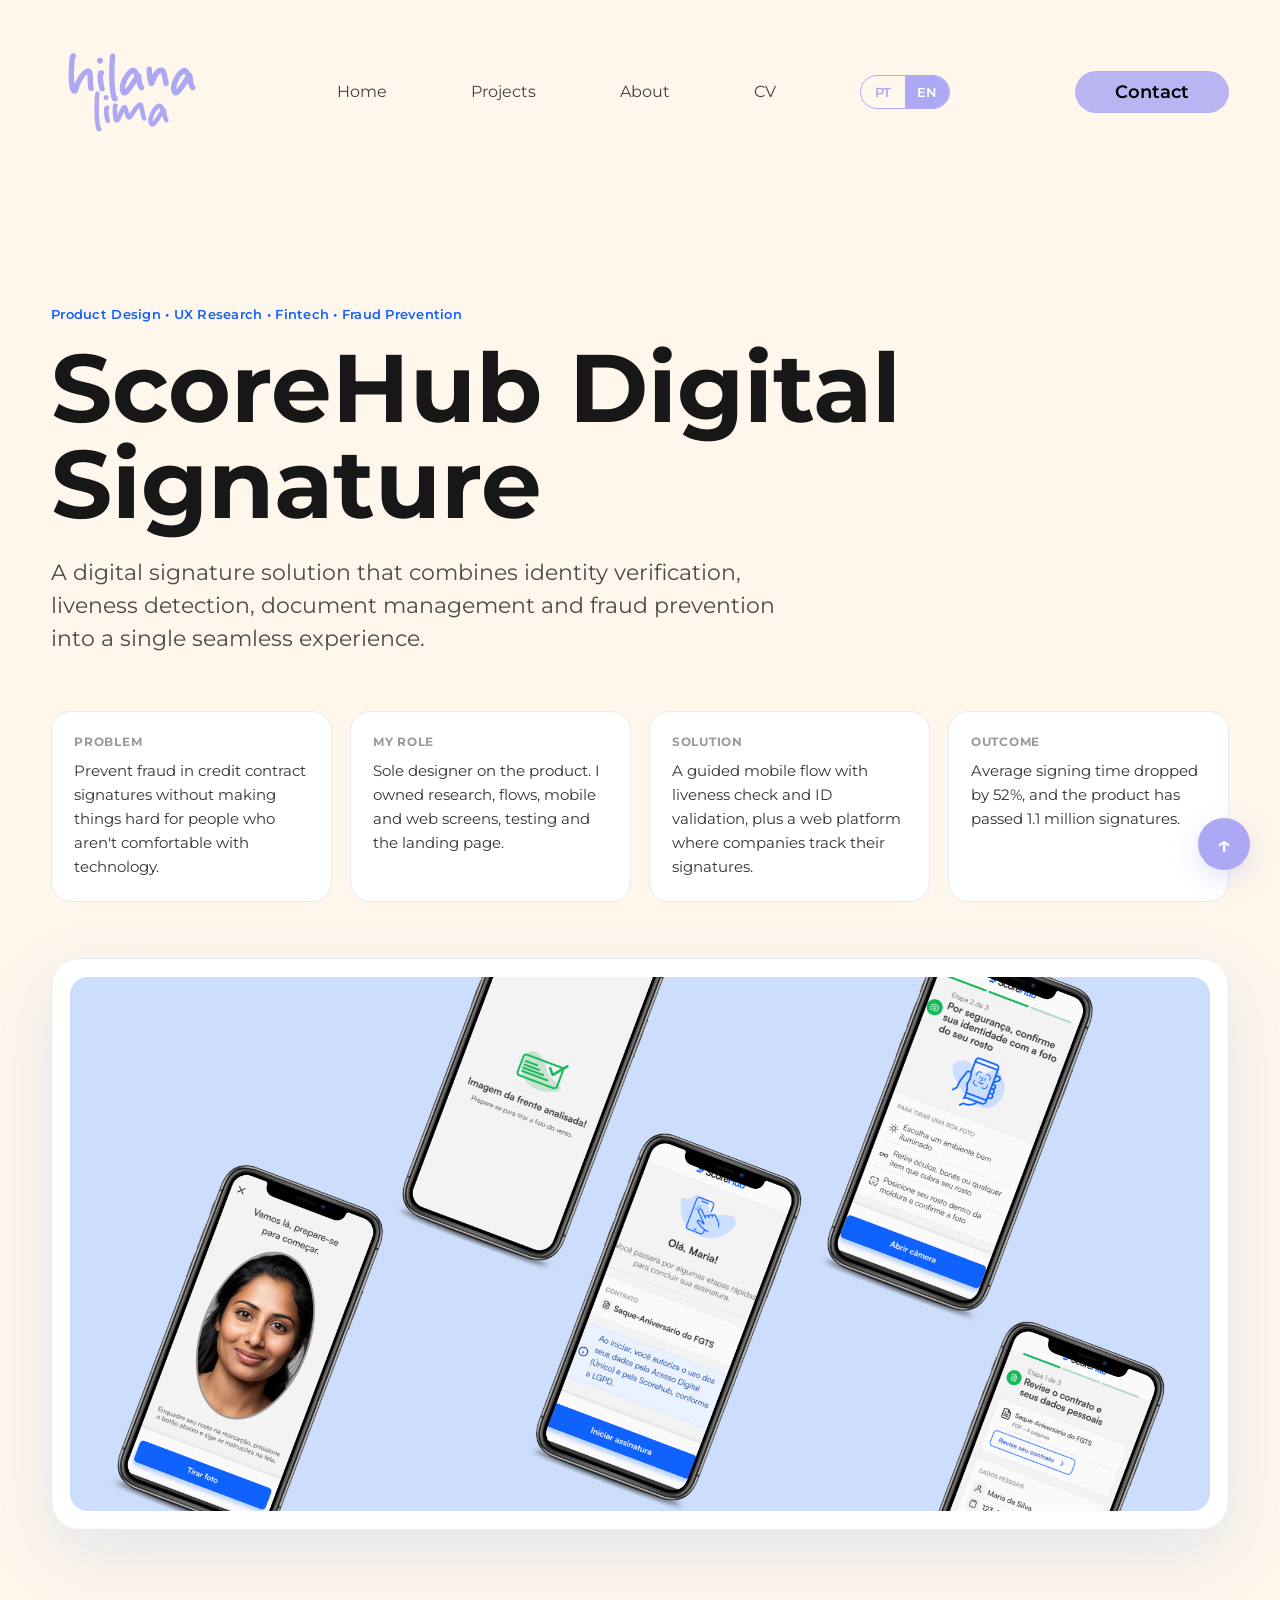
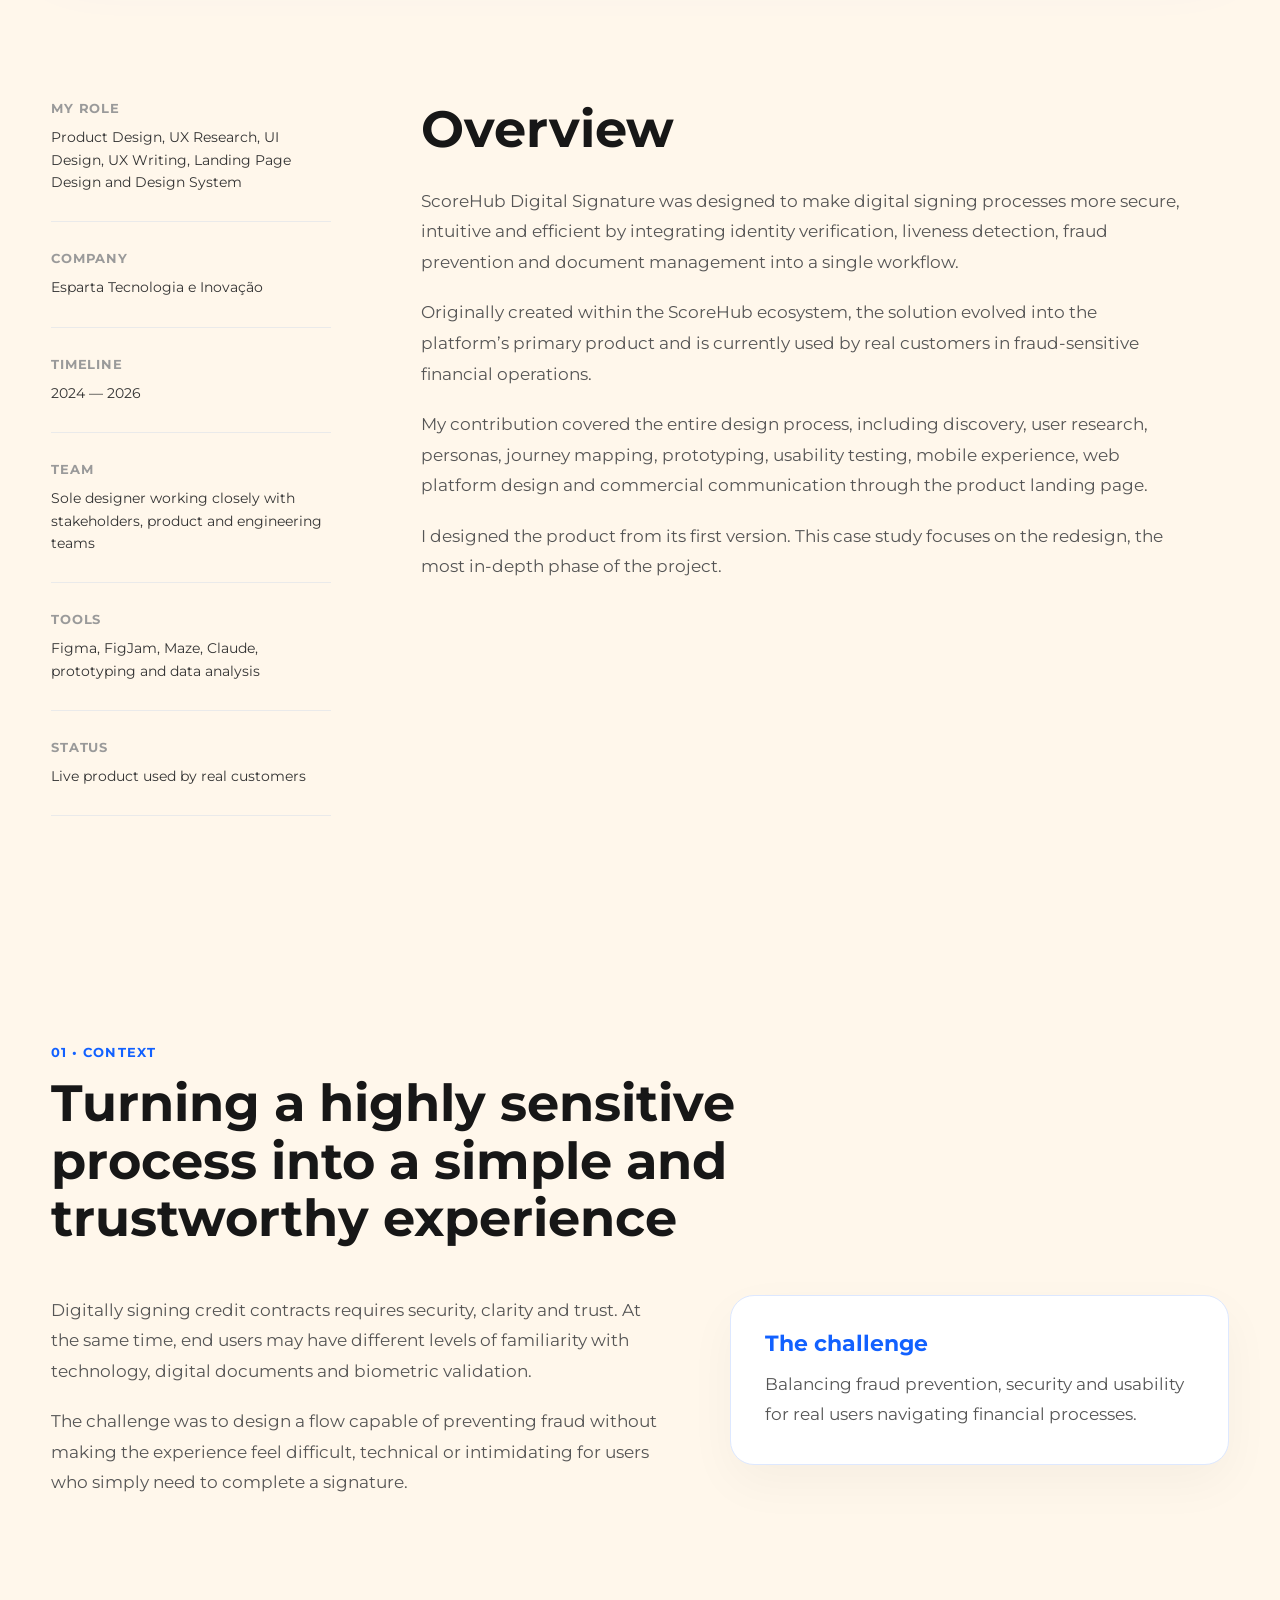
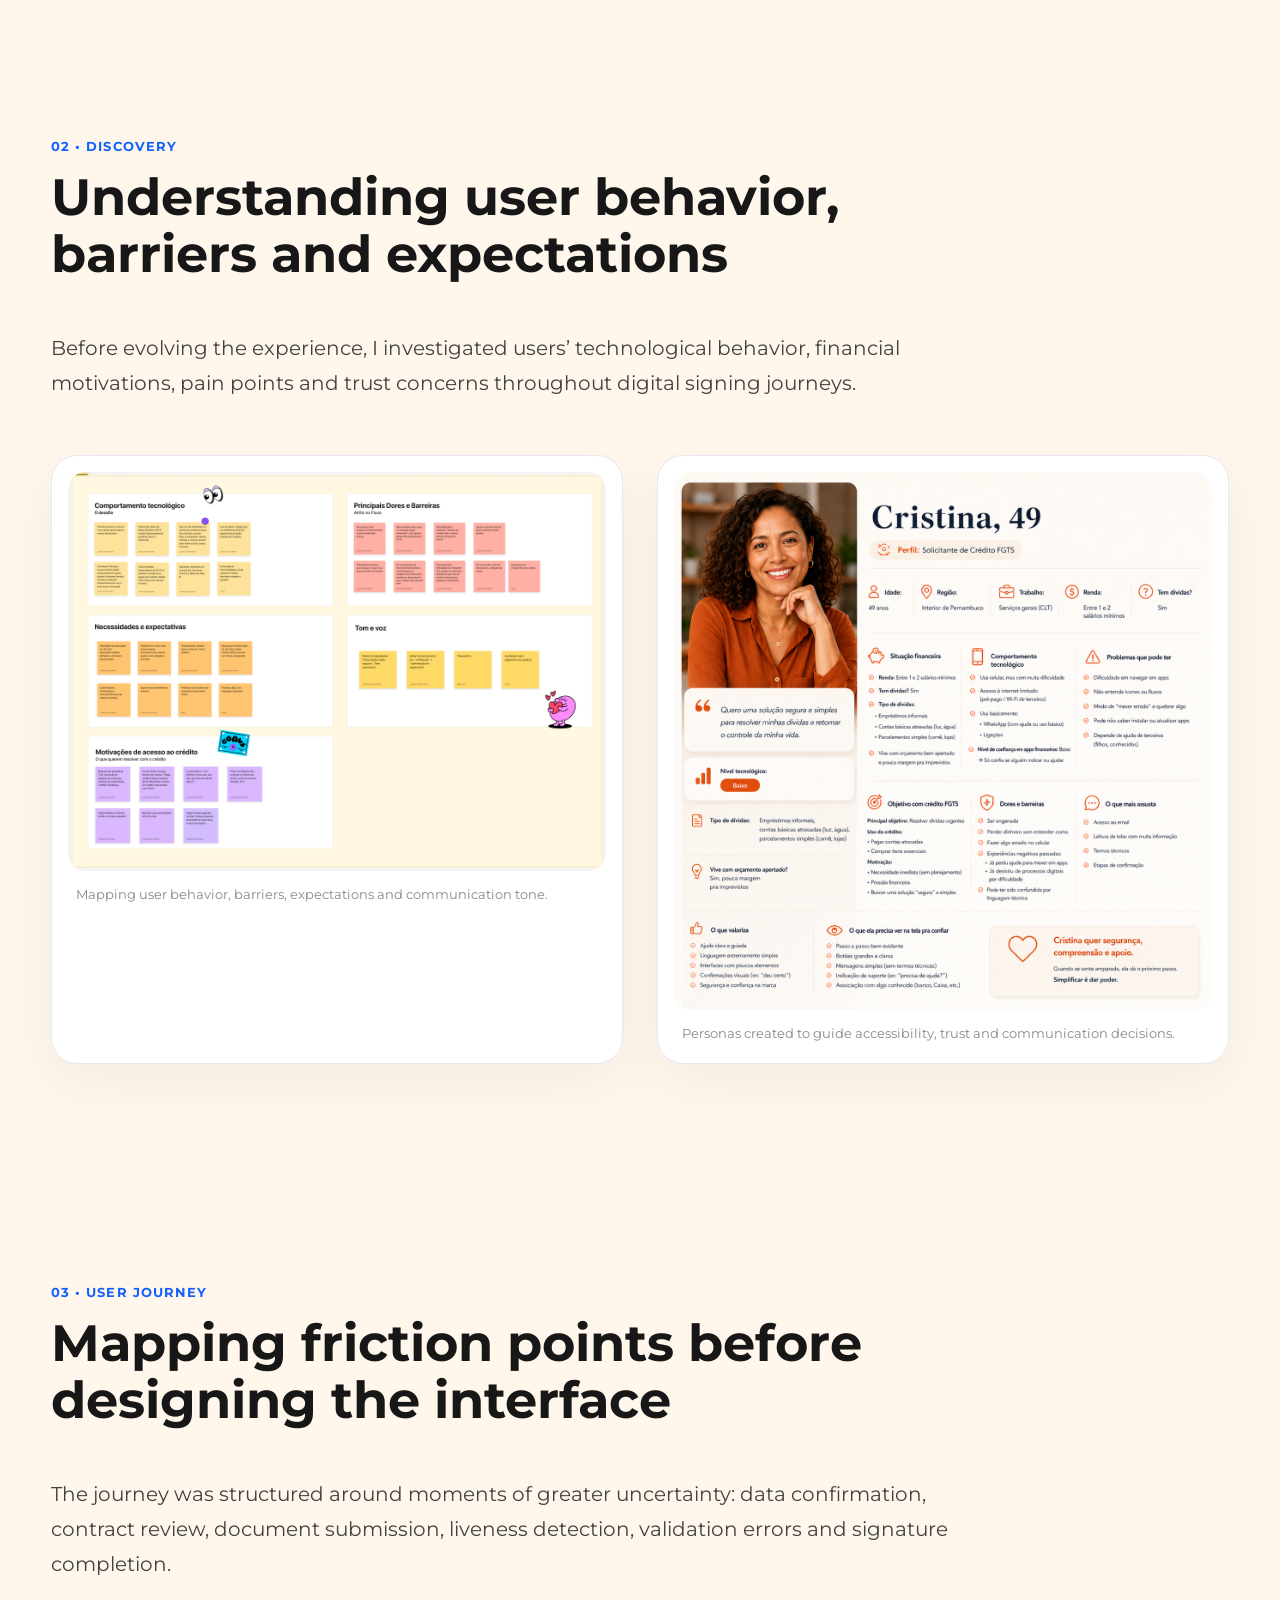
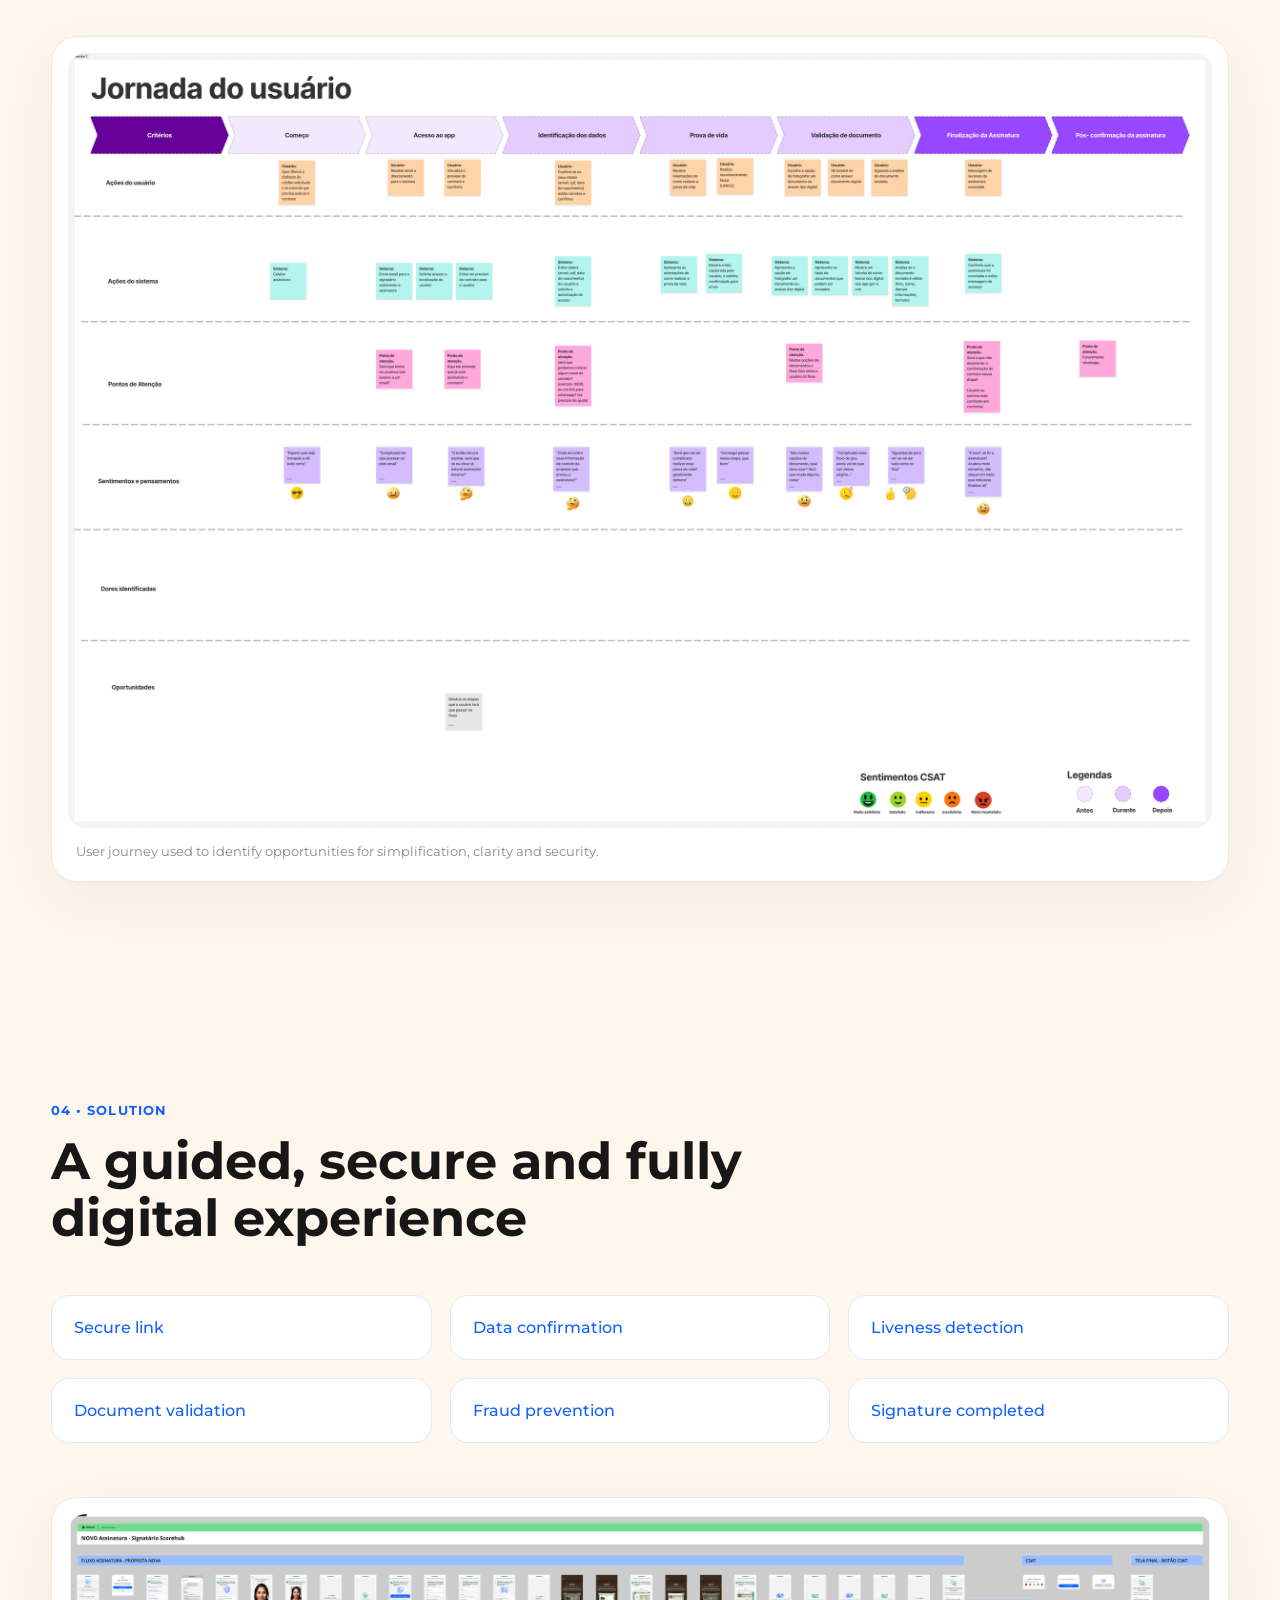
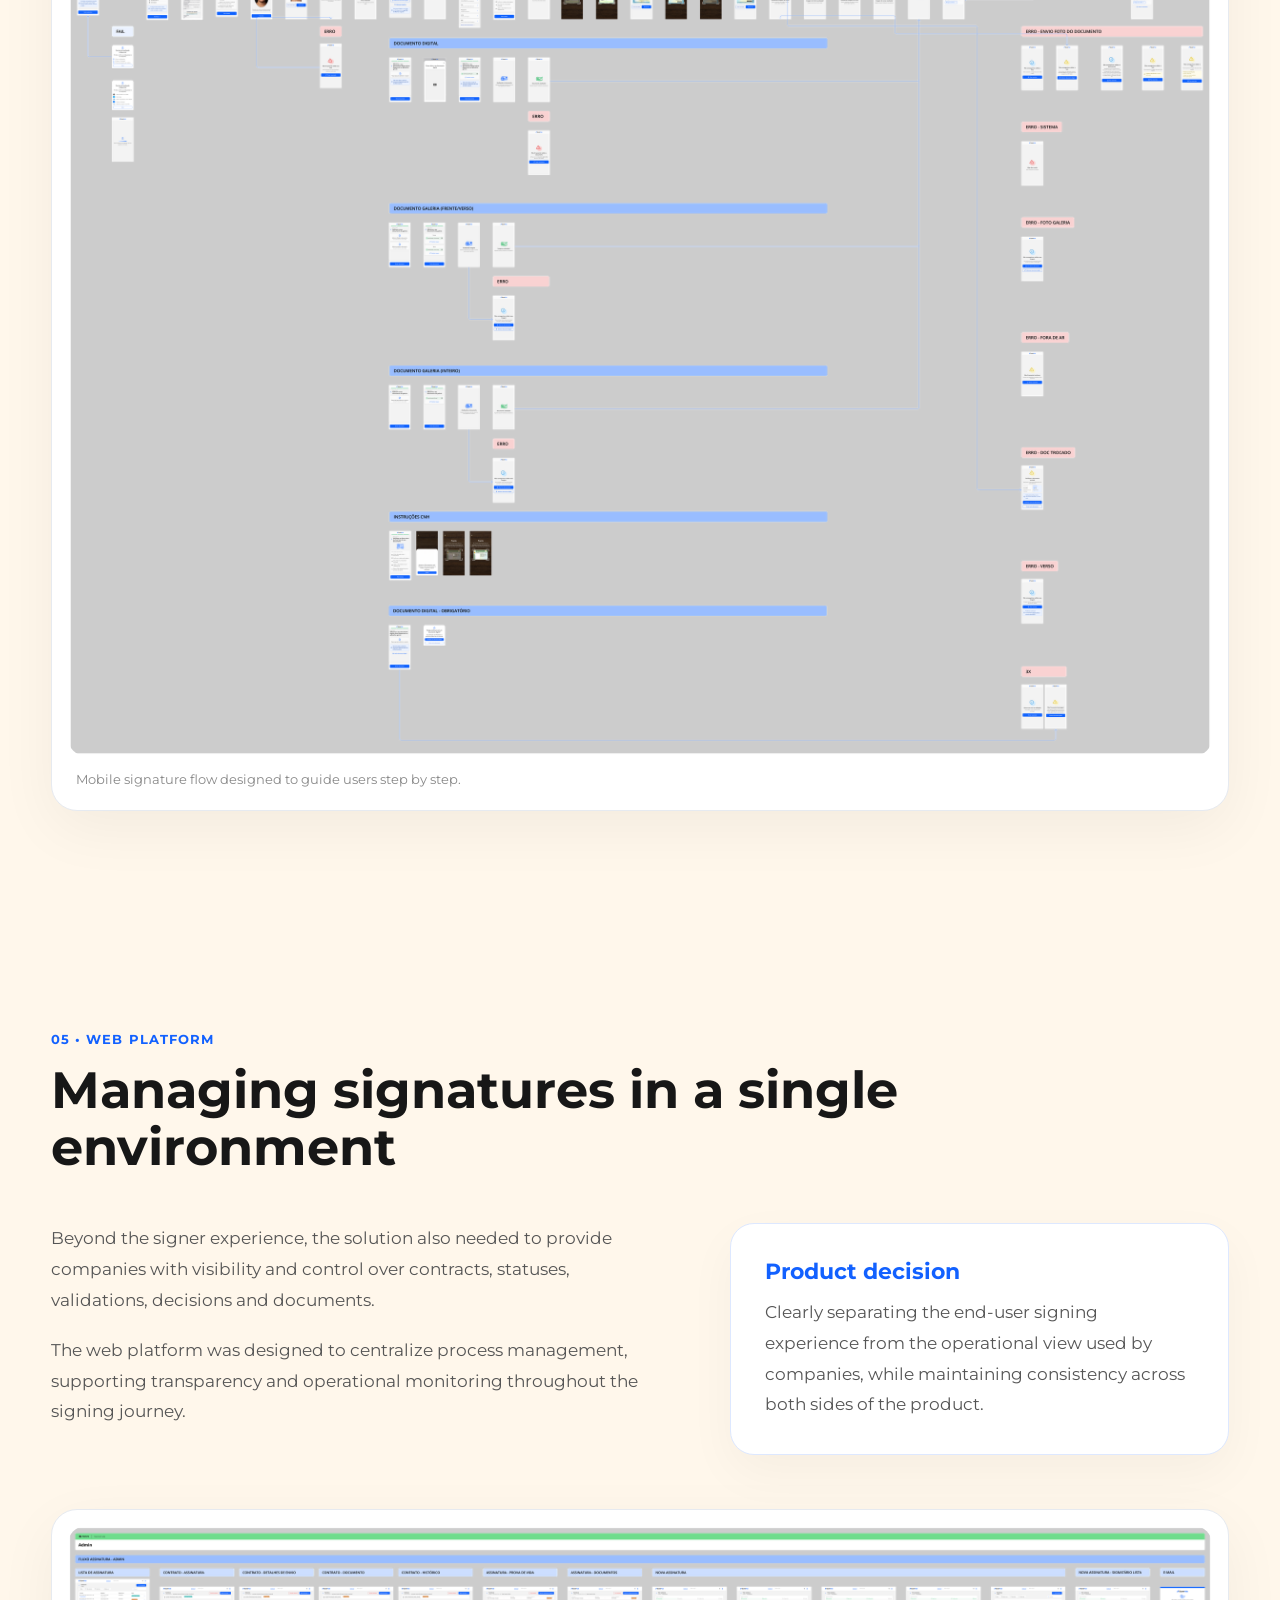
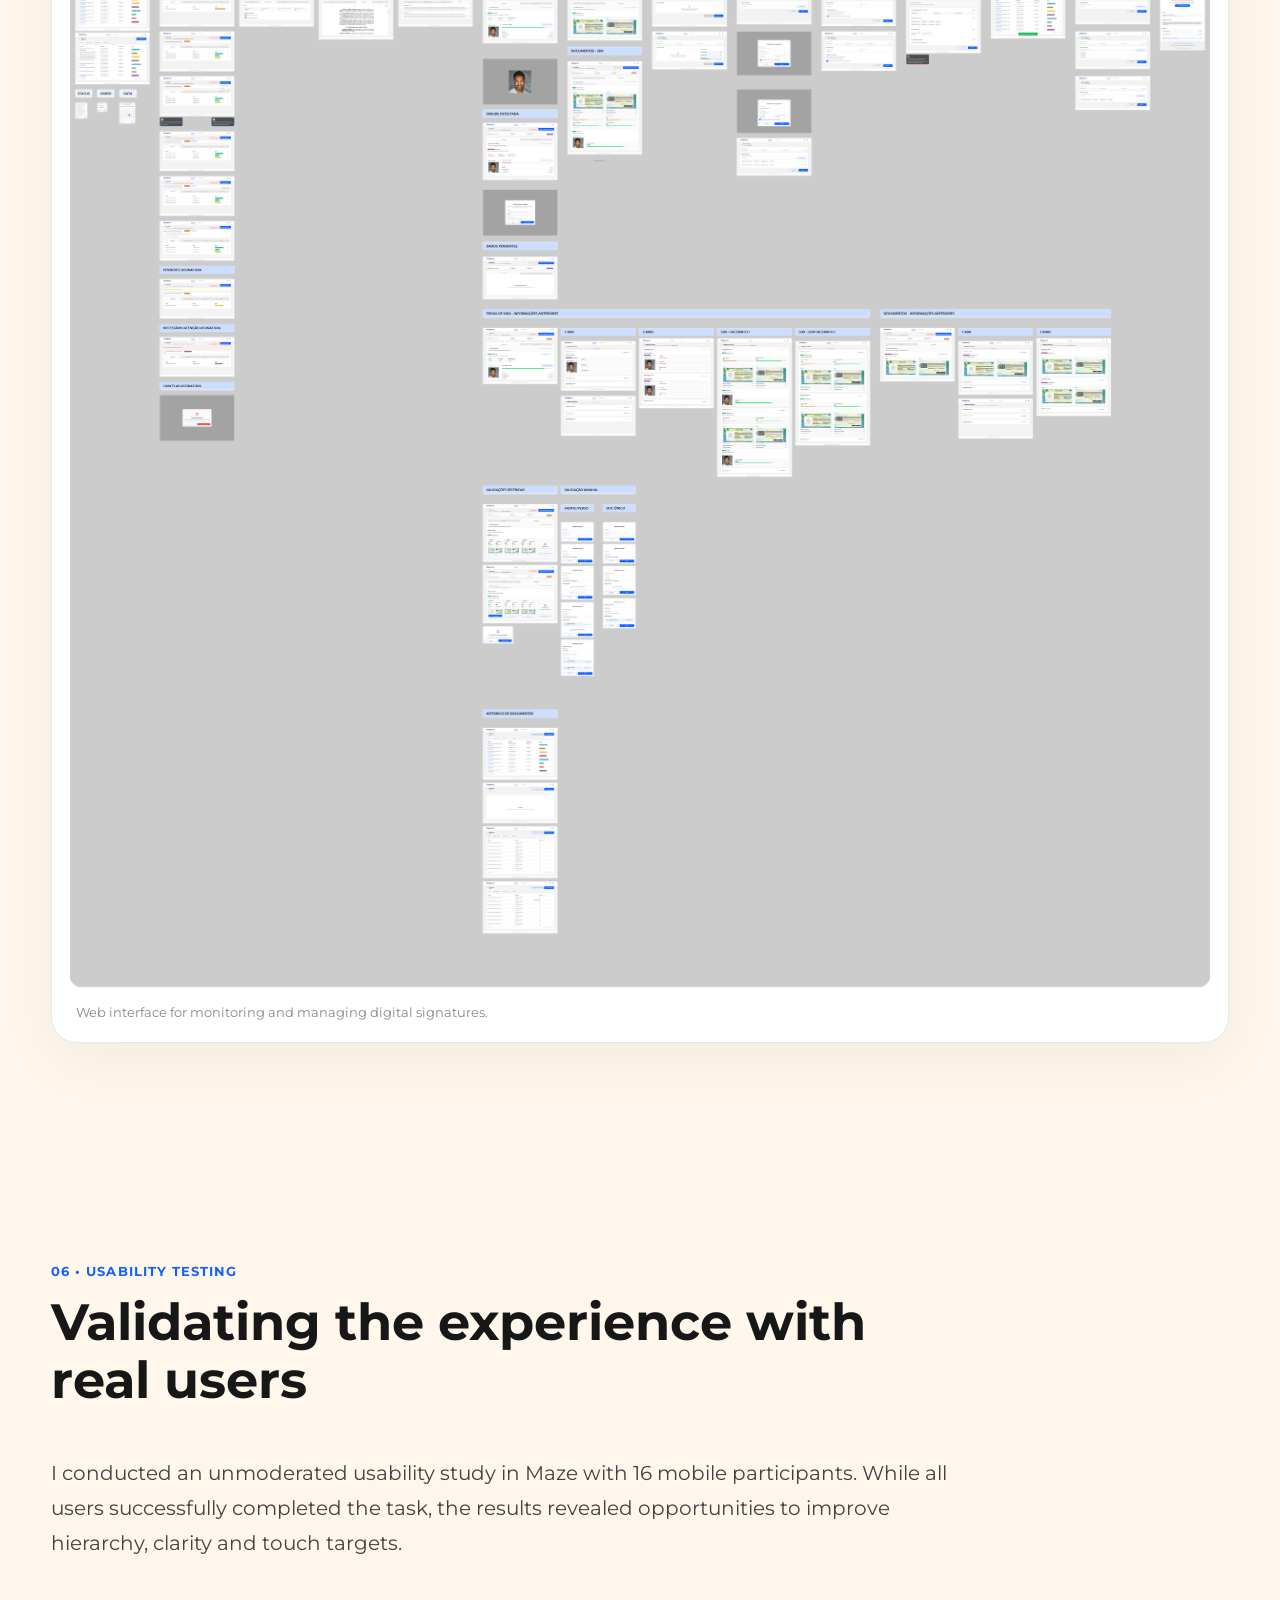
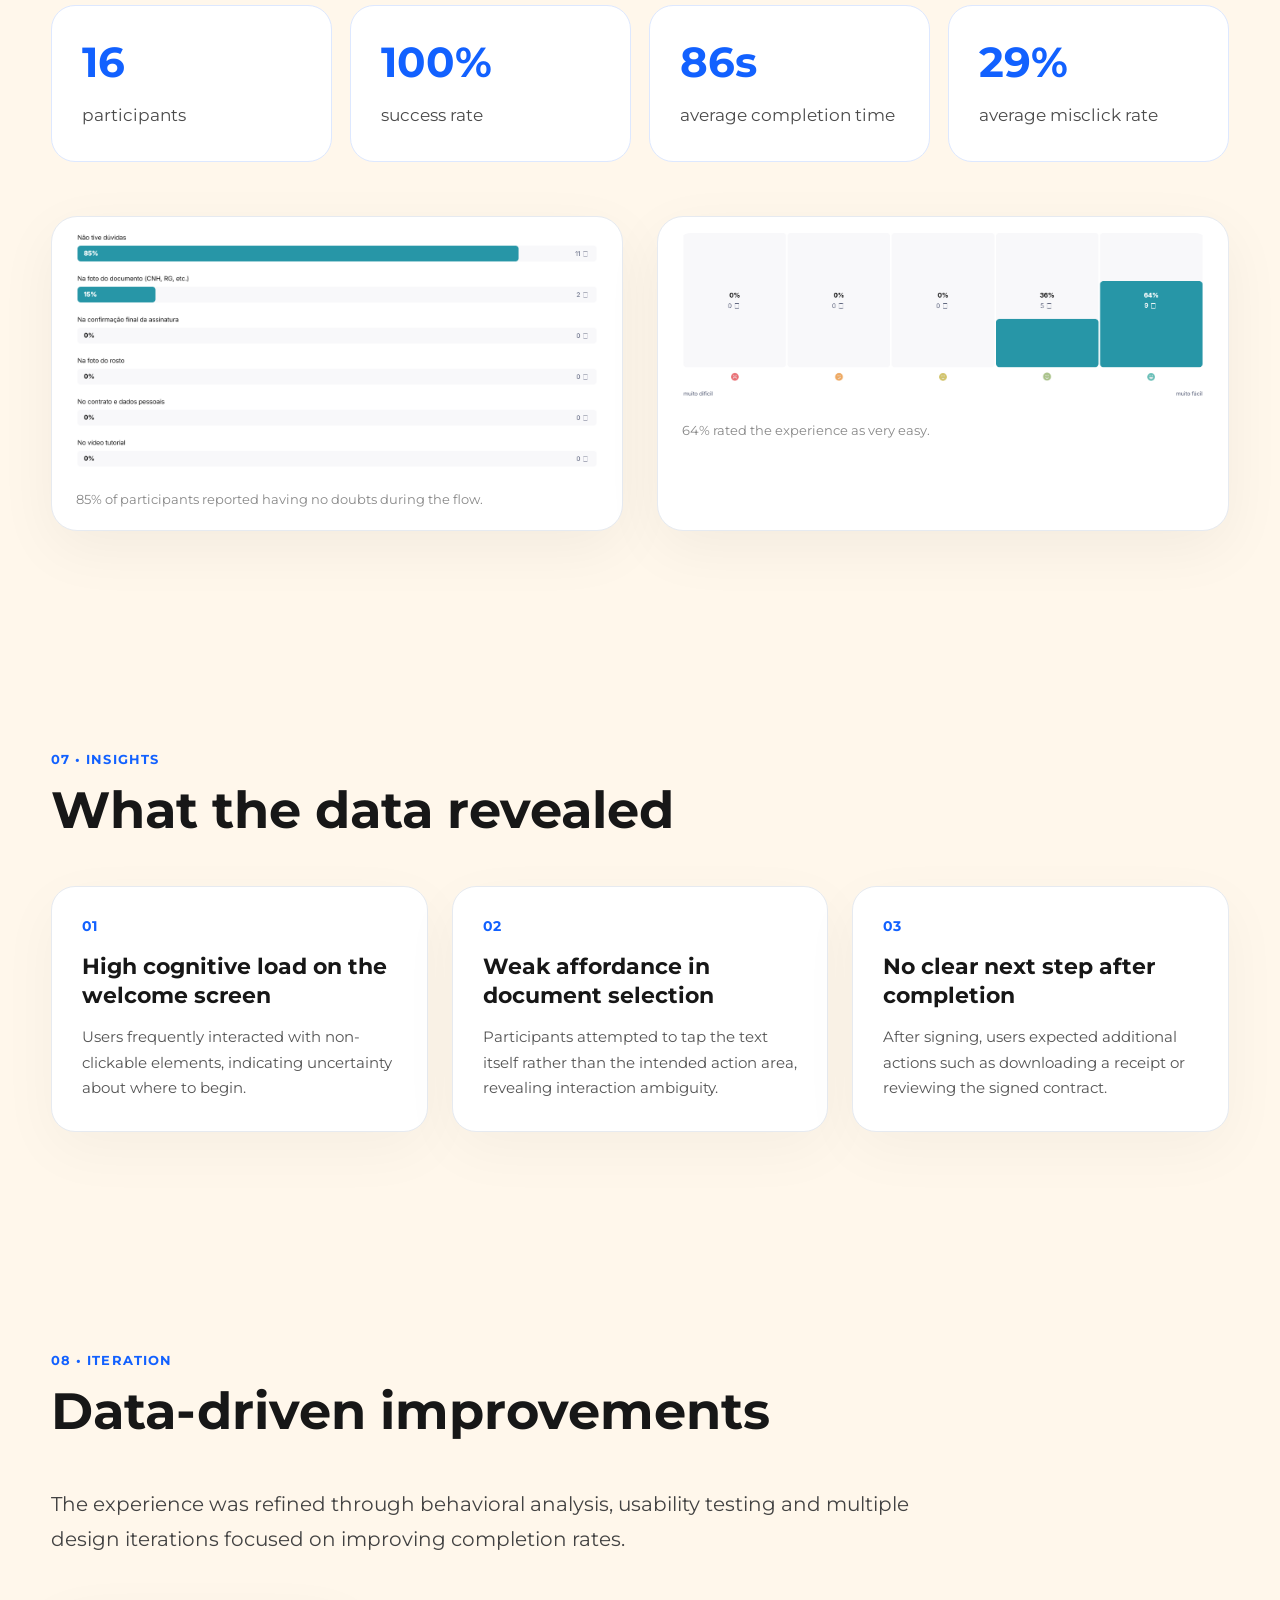
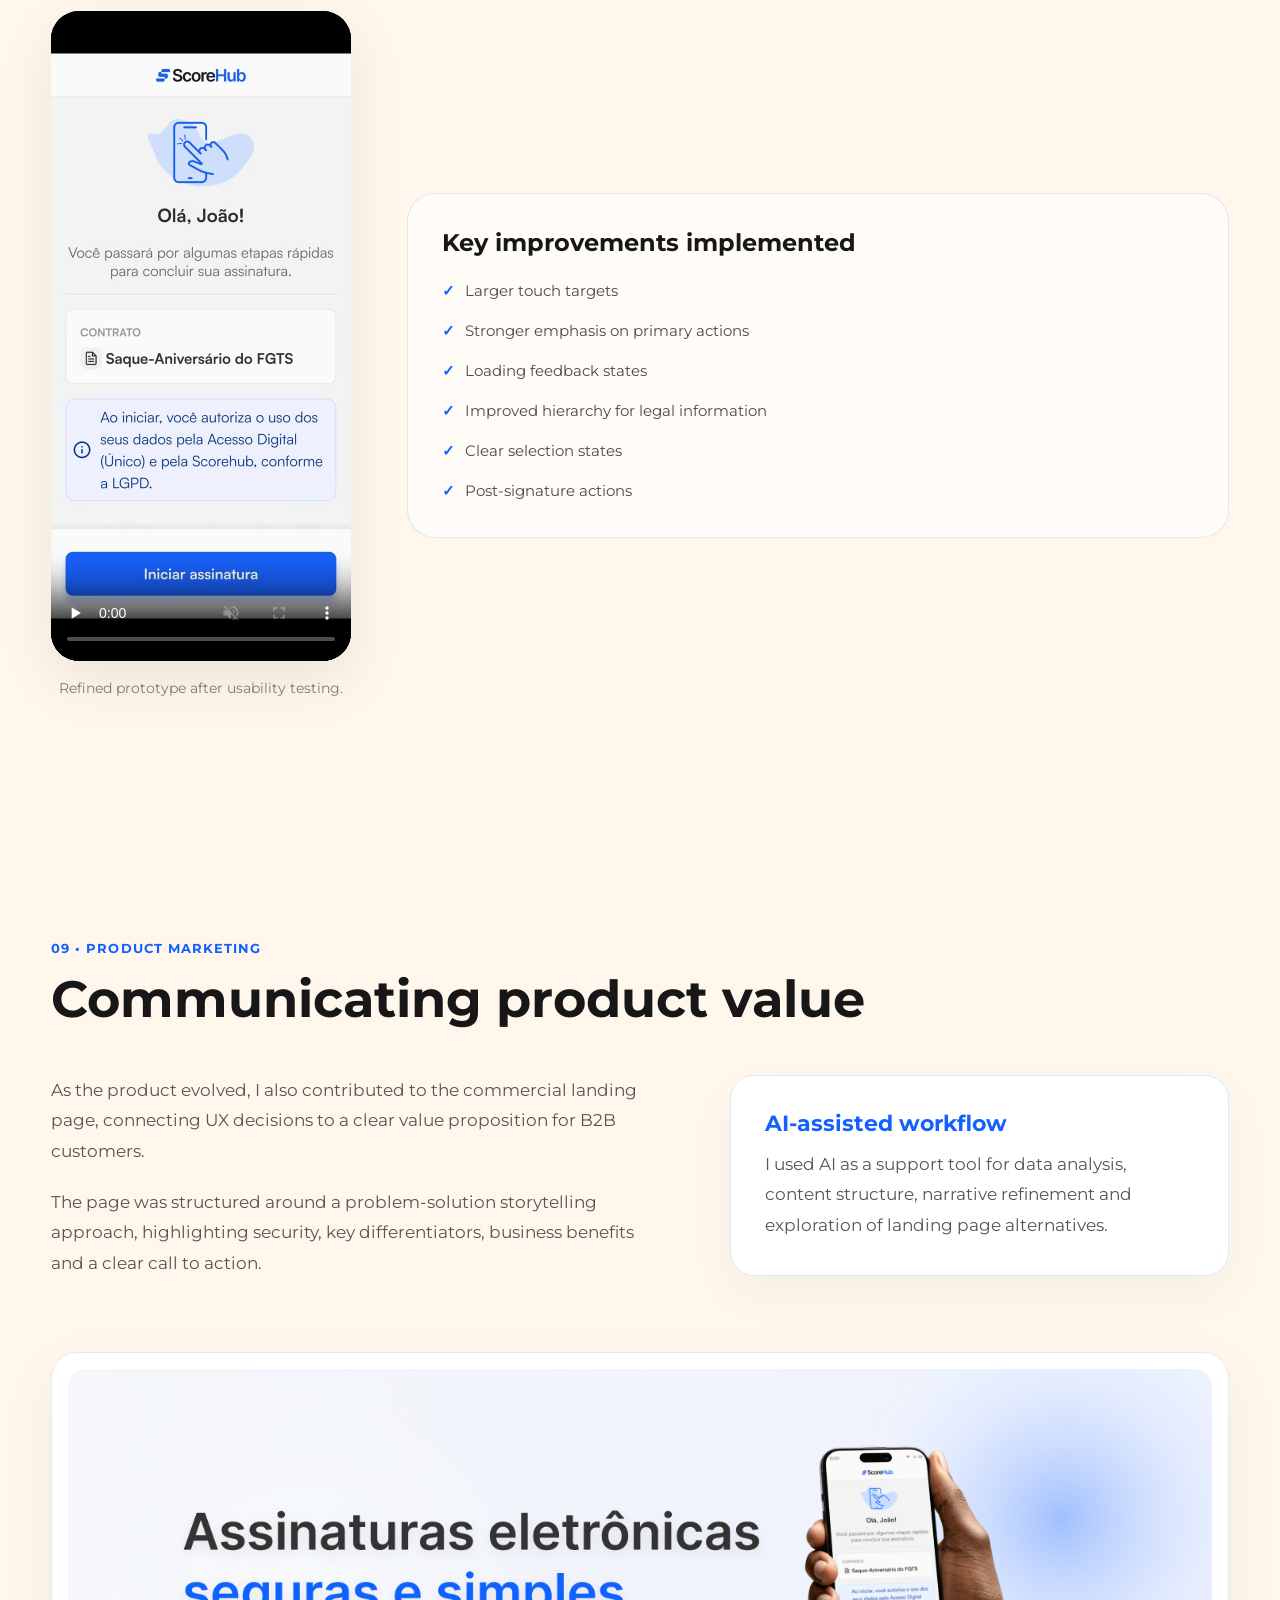
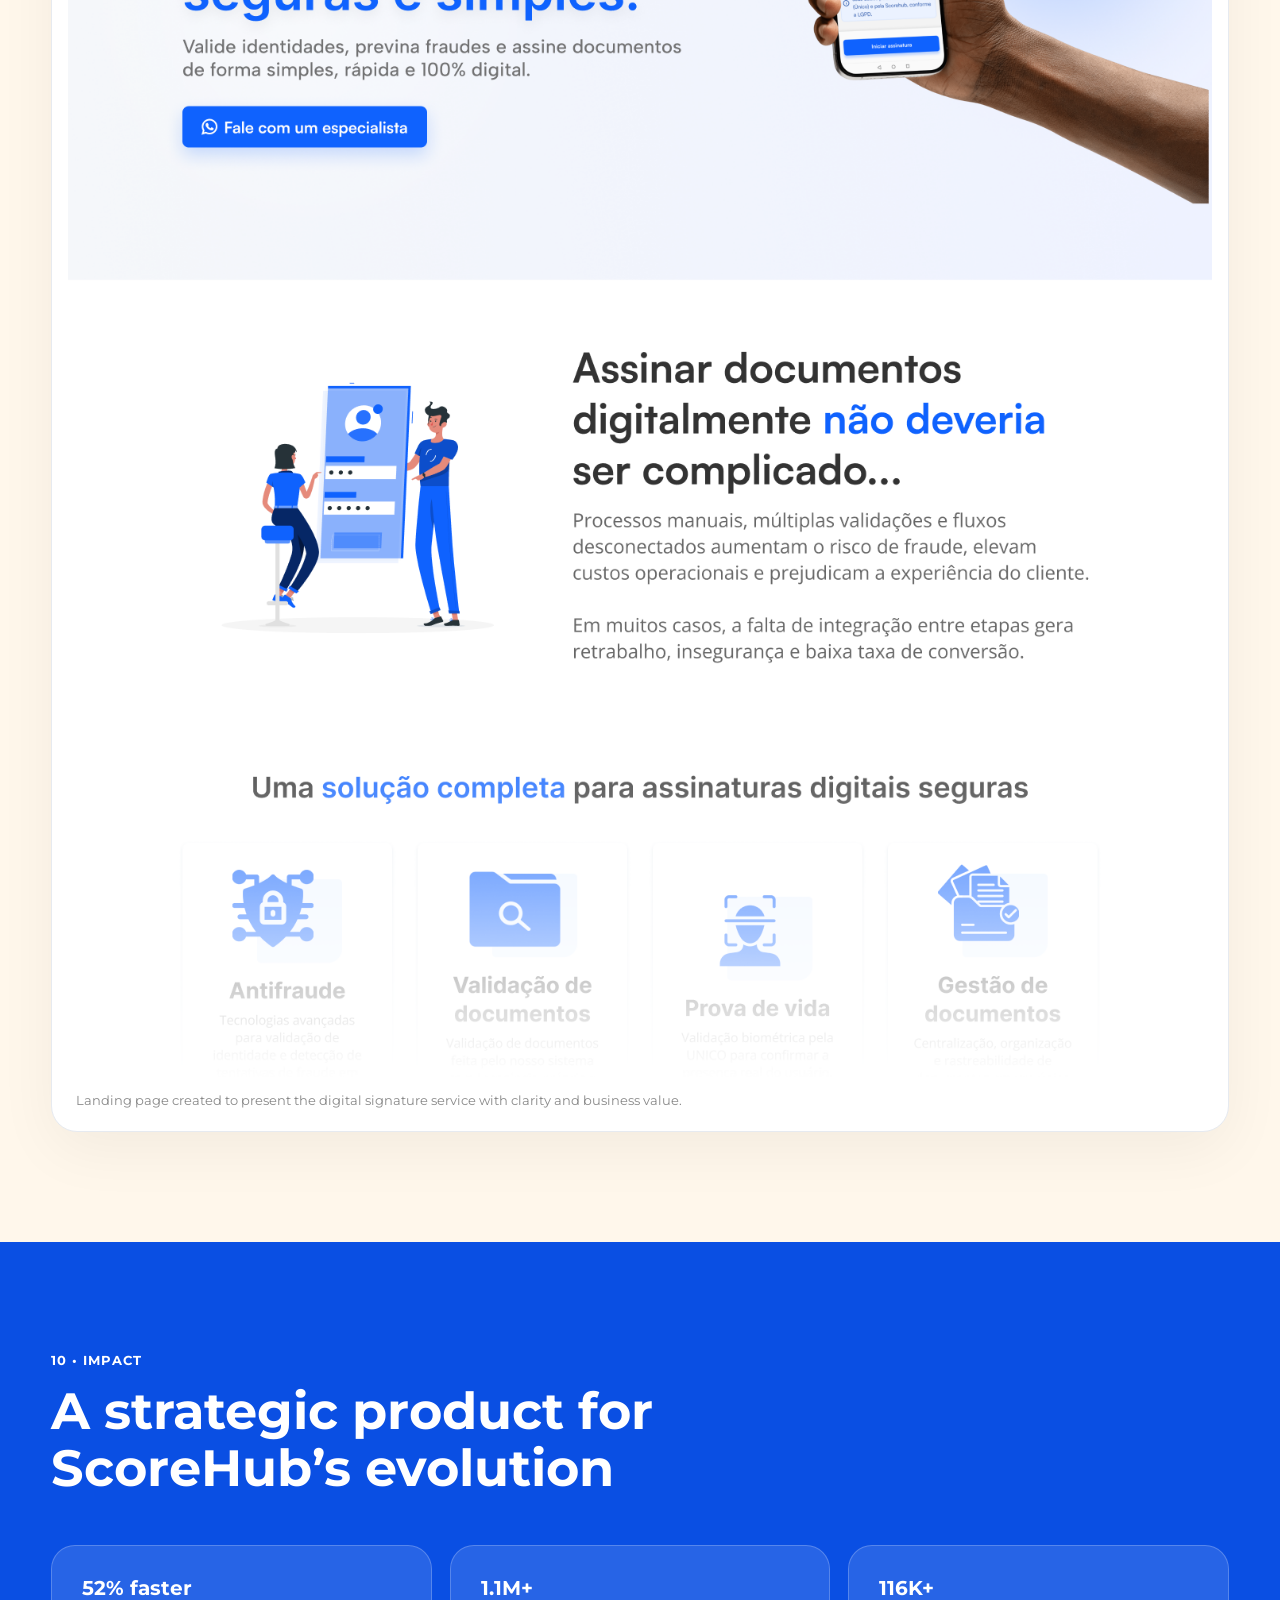
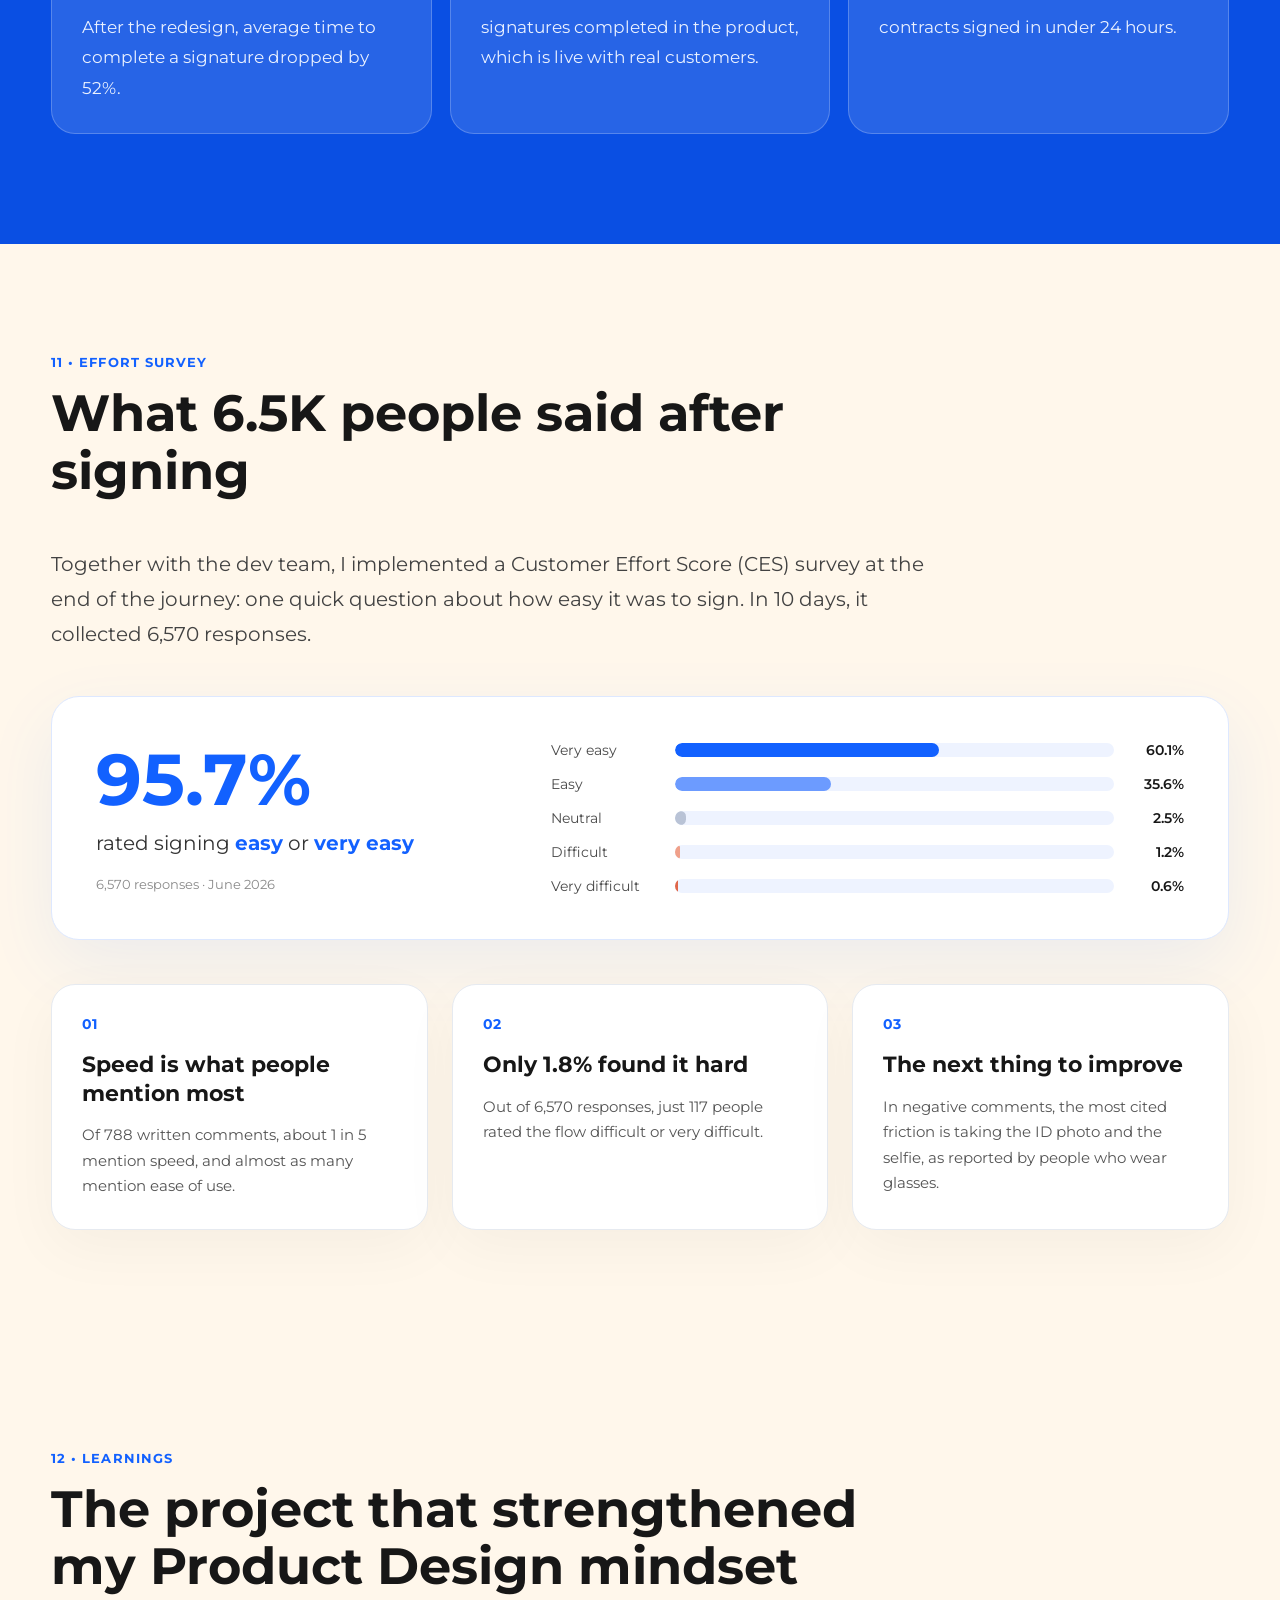
<file: en assinatura.html>
<!DOCTYPE html>
<html lang="en">
<head>
  <meta charset="UTF-8">
  <meta name="viewport" content="width=device-width, initial-scale=1.0">

  <!-- FONT -->
  <link rel="preconnect" href="https://fonts.googleapis.com">
  <link rel="preconnect" href="https://fonts.gstatic.com" crossorigin>
  <link href="https://fonts.googleapis.com/css2?family=Montserrat:wght@300;400;500;600;700&display=swap" rel="stylesheet">

  <link rel="stylesheet" href="style.css?v=2026-11-25">
  <link rel="icon" type="image/png" href="Image/favicon.png">
  <title>ScoreHub Digital Signature | Case</title>
    <meta name="description" content="Product Design case study: a digital signature product with liveness check and anti-fraud, tested with users in Maze.">
    <meta property="og:type" content="website">
    <meta property="og:title" content="ScoreHub Digital Signature | Case">
    <meta property="og:description" content="Product Design case study: a digital signature product with liveness check and anti-fraud, tested with users in Maze.">
    <meta property="og:image" content="https://hilanalima.com/Image/assinatura-hero.png">
    <meta property="og:url" content="https://hilanalima.com/en%20assinatura.html">
    <meta name="twitter:card" content="summary_large_image">
</head>

<body>

<header>
  <div class="interface">
    <div class="logo">
      <a href="en index.html">
        <img src="Image/hilana lima.png" alt="Hilana Lima, home">
      </a>
    </div>

    <nav class="menu-desktop">
      <ul>
        <li><a href="en index.html">Home</a></li>
        <li><a href="en index.html#projetos">Projects</a></li>
        <li><a href="en sobre.html">About</a></li>
        <li><a href="cv/hilana-lima-resume-en.pdf?v=2026-11-25b" target="_blank">CV</a></li>

        <li>
          <div class="language-toggle">
            <a href="assinatura.html">PT</a>
            <span class="active">EN</span>
          </div>
        </li>
      </ul>
    </nav>

    <div class="btn-contato">
      <a href="#footer">
        <button>Contact</button>
      </a>
    </div>
  </div>
</header>

<main>

<!-- HERO -->
<section class="case-hero assinatura-hero">
  <div class="interface">
    <span class="case-tag assinatura-tag">Product Design • UX Research • Fintech • Fraud Prevention</span>

    <h1>ScoreHub Digital Signature</h1>

    <p>
      A digital signature solution that combines identity verification, liveness detection,
      document management and fraud prevention into a single seamless experience.
    </p>

        <div class="case-summary">
      <div>
        <h3>Problem</h3>
        <p>Prevent fraud in credit contract signatures without making things hard for people who aren't comfortable with technology.</p>
      </div>
      <div>
        <h3>My role</h3>
        <p>Sole designer on the product. I owned research, flows, mobile and web screens, testing and the landing page.</p>
      </div>
      <div>
        <h3>Solution</h3>
        <p>A guided mobile flow with liveness check and ID validation, plus a web platform where companies track their signatures.</p>
      </div>
      <div>
        <h3>Outcome</h3>
        <p>Average signing time dropped by 52%, and the product has passed 1.1 million signatures.</p>
      </div>
    </div>

    <div class="hero-image-card assinatura-card">
      <img src="Image/assinatura-hero.png" alt="ScoreHub Digital Signature landing page and product screens">
    </div>
  </div>
</section>

<!-- OVERVIEW -->
<section class="case-overview">
  <div class="interface">

    <div class="case-grid">

      <aside class="case-sidebar">

        <div class="case-info">
          <h4>My role</h4>
          <p>Product Design, UX Research, UI Design, UX Writing, Landing Page Design and Design System</p>
        </div>

        <div class="case-info">
          <h4>Company</h4>
          <p>Esparta Tecnologia e Inovação</p>
        </div>

        <div class="case-info">
          <h4>Timeline</h4>
          <p>2024 — 2026</p>
        </div>

        <div class="case-info">
          <h4>Team</h4>
          <p>Sole designer working closely with stakeholders, product and engineering teams</p>
        </div>

        <div class="case-info">
          <h4>Tools</h4>
          <p>Figma, FigJam, Maze, Claude, prototyping and data analysis</p>
        </div>

        <div class="case-info">
          <h4>Status</h4>
          <p>Live product used by real customers</p>
        </div>

      </aside>

      <div class="case-content">
        <h2>Overview</h2>

        <p>
          ScoreHub Digital Signature was designed to make digital signing processes
          more secure, intuitive and efficient by integrating identity verification,
          liveness detection, fraud prevention and document management into a single workflow.
        </p>

        <p>
          Originally created within the ScoreHub ecosystem, the solution evolved into
          the platform’s primary product and is currently used by real customers in
          fraud-sensitive financial operations.
        </p>

        <p>
          My contribution covered the entire design process, including discovery,
          user research, personas, journey mapping, prototyping, usability testing,
          mobile experience, web platform design and commercial communication through
          the product landing page.
        </p>

        <p>
          I designed the product from its first version. This case study focuses on
          the redesign, the most in-depth phase of the project.
        </p>
      </div>

    </div>

  </div>
</section>

<!-- CONTEXT -->
<section class="case-section">
  <div class="interface">
    <div class="section-header assinatura-header">
      <span>01 • Context</span>
      <h2>Turning a highly sensitive process into a simple and trustworthy experience</h2>
    </div>

    <div class="two-columns">
      <div>
        <p>
          Digitally signing credit contracts requires security, clarity and trust.
          At the same time, end users may have different levels of familiarity with
          technology, digital documents and biometric validation.
        </p>

        <p>
          The challenge was to design a flow capable of preventing fraud without
          making the experience feel difficult, technical or intimidating for users
          who simply need to complete a signature.
        </p>
      </div>

      <div class="highlight-box assinatura-highlight">
        <h3>The challenge</h3>
        <p>
          Balancing fraud prevention, security and usability for real users navigating
          financial processes.
        </p>
      </div>
    </div>
  </div>
</section>

<!-- DISCOVERY -->
<section class="case-section soft-bg">
  <div class="interface">
    <div class="section-header assinatura-header">
      <span>02 • Discovery</span>
      <h2>Understanding user behavior, barriers and expectations</h2>
    </div>

    <p class="large-text">
      Before evolving the experience, I investigated users’ technological behavior,
      financial motivations, pain points and trust concerns throughout digital signing journeys.
    </p>

    <div class="image-grid spacing-top">
      <div class="case-image">
        <img loading="lazy" decoding="async" src="Image/assinatura-comportamento.png" alt="User behavior study">
        <p>Mapping user behavior, barriers, expectations and communication tone.</p>
      </div>

      <div class="case-image">
        <img loading="lazy" decoding="async" src="Image/assinatura-personas.png" alt="Digital signature personas">
        <p>Personas created to guide accessibility, trust and communication decisions.</p>
      </div>
    </div>
  </div>
</section>

<!-- USER JOURNEY -->
<section class="case-section">
  <div class="interface">
    <div class="section-header assinatura-header">
      <span>03 • User Journey</span>
      <h2>Mapping friction points before designing the interface</h2>
    </div>

    <p class="large-text">
      The journey was structured around moments of greater uncertainty: data confirmation,
      contract review, document submission, liveness detection, validation errors and
      signature completion.
    </p>

    <div class="case-image spacing-top">
      <img loading="lazy" decoding="async" src="Image/assinatura-jornada.png" alt="User journey for the digital signature flow">
      <p>User journey used to identify opportunities for simplification, clarity and security.</p>
    </div>
  </div>
</section>

<!-- SOLUTION -->
<section class="case-section soft-bg">
  <div class="interface">
    <div class="section-header assinatura-header">
      <span>04 • Solution</span>
      <h2>A guided, secure and fully digital experience</h2>
    </div>

    <div class="modules-grid assinatura-modules">
      <div>Secure link</div>
      <div>Data confirmation</div>
      <div>Liveness detection</div>
      <div>Document validation</div>
      <div>Fraud prevention</div>
      <div>Signature completed</div>
    </div>

    <div class="case-image spacing-top">
      <img loading="lazy" decoding="async" src="Image/assinatura-fluxo-mobile.png" alt="Mobile digital signature flow">
      <p>Mobile signature flow designed to guide users step by step.</p>
    </div>
  </div>
</section>

<!-- WEB PLATFORM -->
<section class="case-section">
  <div class="interface">
    <div class="section-header assinatura-header">
      <span>05 • Web Platform</span>
      <h2>Managing signatures in a single environment</h2>
    </div>

    <div class="two-columns">
      <div>
        <p>
          Beyond the signer experience, the solution also needed to provide companies
          with visibility and control over contracts, statuses, validations, decisions
          and documents.
        </p>

        <p>
          The web platform was designed to centralize process management, supporting
          transparency and operational monitoring throughout the signing journey.
        </p>
      </div>

      <div class="highlight-box assinatura-highlight">
        <h3>Product decision</h3>
        <p>
          Clearly separating the end-user signing experience from the operational view
          used by companies, while maintaining consistency across both sides of the product.
        </p>
      </div>
    </div>

    <div class="case-image spacing-top">
      <img loading="lazy" decoding="async" src="Image/assinatura-web.png" alt="ScoreHub digital signature web platform">
      <p>Web interface for monitoring and managing digital signatures.</p>
    </div>
  </div>
</section>

<!-- USABILITY TESTING -->
<section class="case-section soft-bg">
  <div class="interface">
    <div class="section-header assinatura-header">
      <span>06 • Usability Testing</span>
      <h2>Validating the experience with real users</h2>
    </div>

    <p class="large-text">
      I conducted an unmoderated usability study in Maze with 16 mobile participants.
      While all users successfully completed the task, the results revealed opportunities
      to improve hierarchy, clarity and touch targets.
    </p>

    <div class="impact-grid assinatura-metrics">
      <div>
        <strong>16</strong>
        <p>participants</p>
      </div>

      <div>
        <strong>100%</strong>
        <p>success rate</p>
      </div>

      <div>
        <strong>86s</strong>
        <p>average completion time</p>
      </div>

      <div>
        <strong>29%</strong>
        <p>average misclick rate</p>
      </div>
    </div>

    <div class="image-grid spacing-top">
      <div class="case-image">
        <img loading="lazy" decoding="async" src="Image/assinatura-maze-duvidas.jpg" alt="Usability test result about user doubts">
        <p>85% of participants reported having no doubts during the flow.</p>
      </div>

      <div class="case-image">
        <img loading="lazy" decoding="async" src="Image/assinatura-maze-facilidade.jpg" alt="Usability test result about ease of use">
        <p>64% rated the experience as very easy.</p>
      </div>
    </div>
  </div>
</section>

<!-- INSIGHTS -->
<section class="case-section">
  <div class="interface">
    <div class="section-header assinatura-header">
      <span>07 • Insights</span>
      <h2>What the data revealed</h2>
    </div>

    <div class="insights-grid">

      <div class="insight-card">
        <span>01</span>
        <h3>High cognitive load on the welcome screen</h3>
        <p>
          Users frequently interacted with non-clickable elements, indicating
          uncertainty about where to begin.
        </p>
      </div>

      <div class="insight-card">
        <span>02</span>
        <h3>Weak affordance in document selection</h3>
        <p>
          Participants attempted to tap the text itself rather than the intended
          action area, revealing interaction ambiguity.
        </p>
      </div>

      <div class="insight-card">
        <span>03</span>
        <h3>No clear next step after completion</h3>
        <p>
          After signing, users expected additional actions such as downloading
          a receipt or reviewing the signed contract.
        </p>
      </div>

    </div>
  </div>
</section>

<!-- ITERATION -->
<section class="case-section soft-bg">
  <div class="interface">
    <div class="section-header assinatura-header">
      <span>08 • Iteration</span>
      <h2>Data-driven improvements</h2>
    </div>

    <p class="large-text">
      The experience was refined through behavioral analysis, usability testing and
      multiple design iterations focused on improving completion rates.
    </p>

    <div class="iteration-split spacing-top">

      <div class="case-video iteration-video-small">
        <video controls muted playsinline preload="none" poster="Image/assinatura-prototipo-poster.jpg">
          <source src="Image/assinatura-prototipo.mp4" type="video/mp4">
        </video>

        <p>
          Refined prototype after usability testing.
        </p>
      </div>

      <div class="iteration-card-list">
        <h3>Key improvements implemented</h3>

        <ul>
          <li>Larger touch targets</li>
          <li>Stronger emphasis on primary actions</li>
          <li>Loading feedback states</li>
          <li>Improved hierarchy for legal information</li>
          <li>Clear selection states</li>
          <li>Post-signature actions</li>
        </ul>
      </div>

    </div>
  </div>
</section>

<!-- LANDING PAGE -->
<section class="case-section">
  <div class="interface">
    <div class="section-header assinatura-header">
      <span>09 • Product Marketing</span>
      <h2>Communicating product value</h2>
    </div>

    <div class="two-columns">
      <div>
        <p>
          As the product evolved, I also contributed to the commercial landing page,
          connecting UX decisions to a clear value proposition for B2B customers.
        </p>

        <p>
          The page was structured around a problem-solution storytelling approach,
          highlighting security, key differentiators, business benefits and a clear
          call to action.
        </p>
      </div>

      <div class="highlight-box assinatura-highlight">
        <h3>AI-assisted workflow</h3>
        <p>
          I used AI as a support tool for data analysis, content structure,
          narrative refinement and exploration of landing page alternatives.
        </p>
      </div>
    </div>

    <div class="case-image spacing-top">
      <img loading="lazy" decoding="async" src="Image/assinatura-lp.png" alt="ScoreHub Digital Signature landing page">
      <p>Landing page created to present the digital signature service with clarity and business value.</p>
    </div>
  </div>
</section>

<!-- IMPACT -->
<section class="case-section impact-section assinatura-impact">
  <div class="interface">
    <div class="section-header">
      <span>10 • Impact</span>
      <h2>A strategic product for ScoreHub’s evolution</h2>
    </div>

    <div class="impact-grid">
      <div>
        <strong>52% faster</strong>
        <p>After the redesign, average time to complete a signature dropped by 52%.</p>
      </div>

      <div>
        <strong>1.1M+</strong>
        <p>signatures completed in the product, which is live with real customers.</p>
      </div>

      <div>
        <strong>116K+</strong>
        <p>contracts signed in under 24 hours.</p>
      </div>
    </div>
  </div>
</section>

<!-- PESQUISA DE ESFORÇO (CES) -->
<section class="case-section ces-section">
  <div class="interface">
    <div class="section-header assinatura-header">
      <span>11 • Effort survey</span>
      <h2>What 6.5K people said after signing</h2>
    </div>

    <p class="large-text">
      Together with the dev team, I implemented a Customer Effort Score (CES) survey at the end of the journey: one quick question about how easy it was to sign. In 10 days, it collected 6,570 responses.
    </p>

    <div class="ces-card">
      <div class="ces-score">
        <strong>95.7%</strong>
        <p>rated signing <b>easy</b> or <b>very easy</b></p>
        <small>6,570 responses · June 2026</small>
      </div>

      <div class="ces-bars" role="img" aria-label="Distribution of effort survey responses">
          <div class="ces-row">
            <span class="ces-label">Very easy</span>
            <span class="ces-track"><span class="ces-fill ces-fill-0" style="width:60.1%"></span></span>
            <span class="ces-pct">60.1%</span>
          </div>
          <div class="ces-row">
            <span class="ces-label">Easy</span>
            <span class="ces-track"><span class="ces-fill ces-fill-1" style="width:35.6%"></span></span>
            <span class="ces-pct">35.6%</span>
          </div>
          <div class="ces-row">
            <span class="ces-label">Neutral</span>
            <span class="ces-track"><span class="ces-fill ces-fill-2" style="width:2.5%"></span></span>
            <span class="ces-pct">2.5%</span>
          </div>
          <div class="ces-row">
            <span class="ces-label">Difficult</span>
            <span class="ces-track"><span class="ces-fill ces-fill-3" style="width:1.2%"></span></span>
            <span class="ces-pct">1.2%</span>
          </div>
          <div class="ces-row">
            <span class="ces-label">Very difficult</span>
            <span class="ces-track"><span class="ces-fill ces-fill-4" style="width:0.8%"></span></span>
            <span class="ces-pct">0.6%</span>
          </div>
      </div>
    </div>

    <div class="insights-grid">
      <div class="insight-card">
        <span>01</span>
        <h3>Speed is what people mention most</h3>
        <p>Of 788 written comments, about 1 in 5 mention speed, and almost as many mention ease of use.</p>
      </div>

      <div class="insight-card">
        <span>02</span>
        <h3>Only 1.8% found it hard</h3>
        <p>Out of 6,570 responses, just 117 people rated the flow difficult or very difficult.</p>
      </div>

      <div class="insight-card">
        <span>03</span>
        <h3>The next thing to improve</h3>
        <p>In negative comments, the most cited friction is taking the ID photo and the selfie, as reported by people who wear glasses.</p>
      </div>
    </div>
  </div>
</section>

<!-- LEARNINGS -->
<section class="case-section">
  <div class="interface">
    <div class="section-header assinatura-header">
      <span>12 • Learnings</span>
      <h2>The project that strengthened my Product Design mindset</h2>
    </div>

    <p class="large-text">
      This project strengthened my ability to connect research, product strategy,
      interface design, business goals and communication into a real solution.
    </p>

    <p class="large-text">
      It also reinforced the importance of validating design decisions with data,
      especially in financial flows where clarity, security and trust are essential
      parts of the experience.
    </p>
  </div>
</section>

<!-- MORE PROJECTS -->
<section class="outros-projetos">
  <div class="interface">

    <h2>More projects</h2>
    <p class="outros-projetos-subtitle">
      Explore other products and experiences I’ve designed.
    </p>

    <div class="outros-cards-projetos">

      <a href="en retrack.html" class="outro-card-projeto">
        <div class="outro-card-topo">
          <span>Retrack</span>
          <span>View project →</span>
        </div>

        <h3>
          Platform for asset tracking and flow management in logistics operations.
        </h3>
      </a>

      <a href="en scorehub.html" class="outro-card-projeto">
        <div class="outro-card-topo">
          <span>ScoreHub</span>
          <span>View project →</span>
        </div>

        <h3>
          Modular financial platform for credit analysis and customer verification.
        </h3>
      </a>

    </div>

  </div>
</section>

<a href="#" class="back-to-top">↑</a>

</main>

<footer class="footer" id="footer">
  <div class="interface footer-content">

    <div class="footer-left">
      <img loading="lazy" decoding="async" src="Image/hilana lima.png" alt="Hilana Lima" class="logo-footer">
      <p>© 2026 Hilana Lima. All rights reserved.</p>
    </div>

    <div class="footer-center">
      <img loading="lazy" decoding="async" src="Image/high five purple.png" alt="" class="ilustra-footer">
      <h2>Let’s connect!</h2>
    </div>

    <div class="footer-right">
      <a href="https://www.linkedin.com/in/hilanalima/" target="_blank"><i class="fab fa-linkedin"></i></a>
      <a href="https://github.com/Lana333" target="_blank"><i class="fab fa-github"></i></a>
      <a href="https://www.behance.net/hilanalima" target="_blank"><i class="fab fa-behance"></i></a>
      <a href="https://medium.com/@hilanalima2002" target="_blank"><i class="fab fa-medium"></i></a>
    </div>

  </div>
</footer>

</body>
</html>
</file>
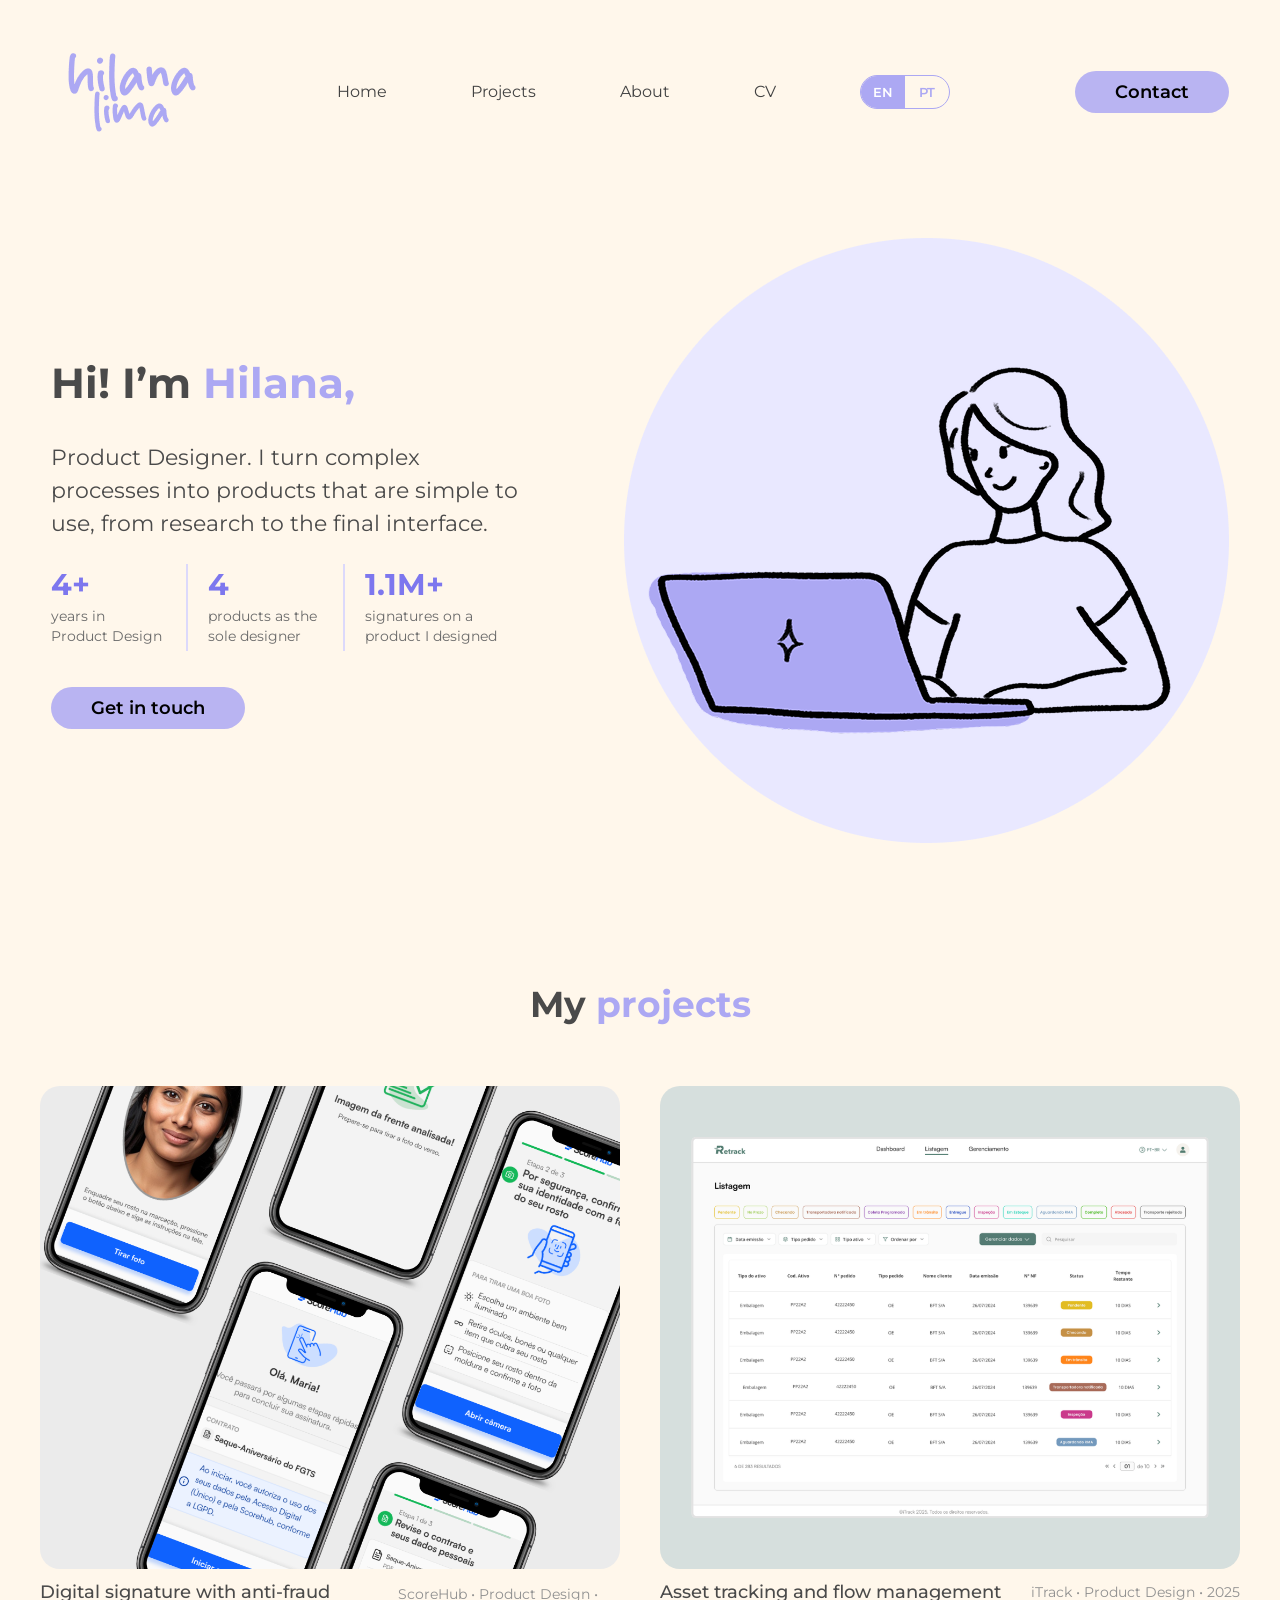
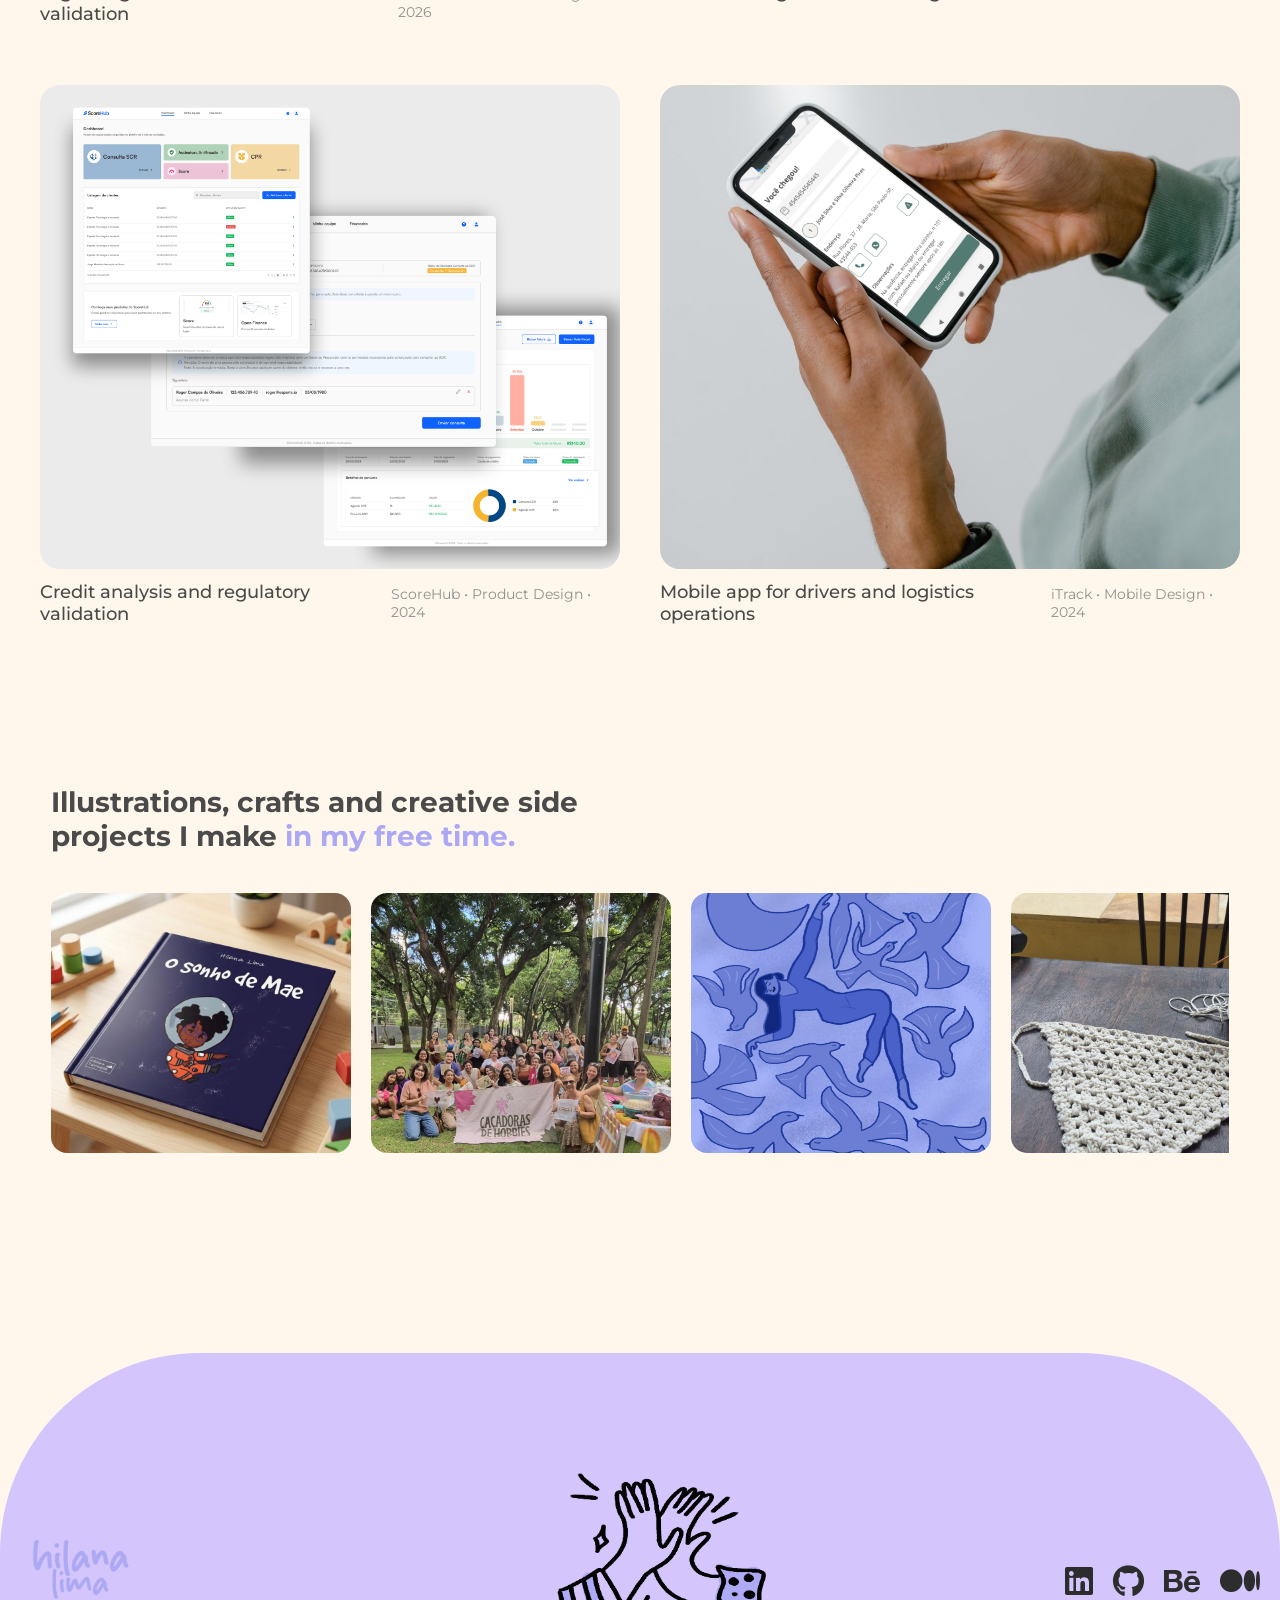
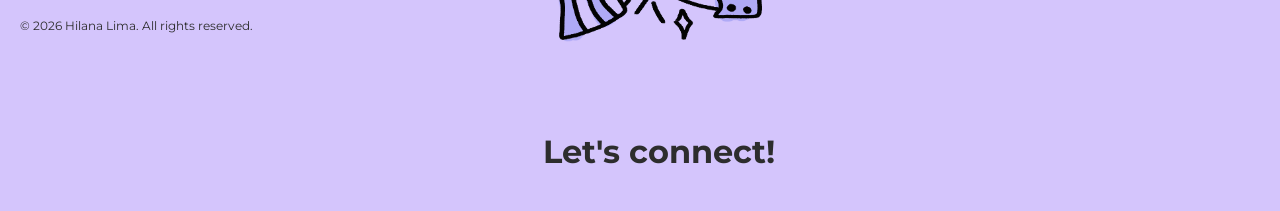
<file: en index.html>
<!DOCTYPE html>
<html lang="en">
<head>
  <meta charset="UTF-8">
  <meta name="viewport" content="width=device-width, initial-scale=1.0">

  <link rel="preconnect" href="https://fonts.googleapis.com">
  <link rel="preconnect" href="https://fonts.gstatic.com" crossorigin>
<link href="https://fonts.googleapis.com/css2?family=Montserrat:ital,wght@0,100..900;1,100..900&display=swap" rel="stylesheet">

<link rel="stylesheet" href="https://cdnjs.cloudflare.com/ajax/libs/font-awesome/6.5.0/css/all.min.css">

<link rel="stylesheet" href="style.css?v=2026-11-25">
<link rel="icon" type="image/png" href="Image/favicon.png">
  <title>Hilana Lima | Product Designer</title>
    <meta name="description" content="Portfolio of Hilana Lima, Product Designer. Case studies on SaaS platforms, mobile apps and identity verification flows.">
    <meta property="og:type" content="website">
    <meta property="og:title" content="Hilana Lima | Product Designer">
    <meta property="og:description" content="Portfolio of Hilana Lima, Product Designer. Case studies on SaaS platforms, mobile apps and identity verification flows.">
    <meta property="og:image" content="https://hilanalima.com/Image/card-assinatura.png">
    <meta property="og:url" content="https://hilanalima.com/en%20index.html">
    <meta name="twitter:card" content="summary_large_image">
</head>

<body>

<header>
  <div class="interface">
    <div class="logo">
      <a href="en index.html">
        <img src="Image/hilana lima.png" alt="Hilana Lima, home">
      </a>
    </div>

    <nav class="menu-desktop">
      <ul>
        <li><a href="en index.html">Home</a></li>
        <li><a href="#projetos">Projects</a></li>
        <li><a href="en sobre.html">About</a></li>
        <li><a href="cv/hilana-lima-resume-en.pdf?v=2026-11-25b" target="_blank">CV</a></li>
        <li>
        <div class="language-toggle">
          <span class="active">EN</span>
          <a href="index.html">PT</a>
        </div>
      </li>
      </ul>
    </nav>

    <div class="btn-contato">
      <a href="https://www.linkedin.com/in/hilanalima/" target="_blank">
        <button>Contact</button>
      </a>
    </div>
  </div>
</header>

<main>

<section class="topo-do-site">
  <div class="interface">
    <div class="flex">
      <div class="txt-topo-site">
        <h1>Hi! I’m <span>Hilana,</span></h1>

        <p>Product Designer. I turn complex processes into products that are simple to use, from research to the final interface.</p>

                    <ul class="hero-stats">
                        <li><strong>4+</strong><span>years in Product Design</span></li>
                        <li><strong>4</strong><span>products as the sole designer</span></li>
                        <li><strong>1.1M+</strong><span>signatures on a product I designed</span></li>
                    </ul>

        <div class="btn-contato">
          <a href="https://www.linkedin.com/in/hilanalima/" target="_blank">
            <button>Get in touch</button>
          </a>
        </div>
      </div>

      <div class="img-topo-site">
        <img src="Image/icon.png" alt="">
      </div>
    </div>
  </div>
</section>

<section class="projetos" id="projetos">
  <div class="txt-projetos">
    <h2>My <span>projects</span></h2>

    <div class="flex">

      <div class="card-projeto">
        <div class="img-projeto">
          <a href="en assinatura.html">
            <img loading="lazy" decoding="async" src="Image/card-assinatura.png" alt="Screens of the digital signature app with liveness check">
          </a>
        </div>

        <div class="info-projeto">
          <h3>Digital signature with anti-fraud validation</h3>
          <p>ScoreHub • Product Design • 2026</p>
        </div>
      </div>

      <div class="card-projeto">
        <div class="img-projeto">
          <a href="en retrack.html">
            <img loading="lazy" decoding="async" src="Image/retrack-projeto.png" alt="Asset list screen of the Retrack platform">
          </a>
        </div>

        <div class="info-projeto">
          <h3>Asset tracking and flow management</h3>
          <p>iTrack • Product Design • 2025</p>
        </div>
      </div>

      <div class="card-projeto">
        <div class="img-projeto">
          <a href="en scorehub.html">
            <img loading="lazy" decoding="async" src="Image/card-scorehub.png" alt="Screens of the ScoreHub credit platform">
          </a>
        </div>

        <div class="info-projeto">
          <h3>Credit analysis and regulatory validation</h3>
          <p>ScoreHub • Product Design • 2024</p>
        </div>
      </div>

      <div class="card-projeto">
        <div class="img-projeto">
          <a href="en iship.html">
            <img loading="lazy" decoding="async" src="Image/card-iship.png" alt="Screens of the iShip driver app">
          </a>
        </div>

        <div class="info-projeto">
          <h3>Mobile app for drivers and logistics operations</h3>
          <p>iTrack • Mobile Design • 2024</p>
        </div>
      </div>

    </div>
  </div>
</section>

<section class="carrossel">
  <div class="interface">

    <div class="topo-carrossel">
      <h2>
        Illustrations, crafts and creative side projects I make
        <span>in my free time.</span>
      </h2>
    </div>

    <div class="carrossel-container">
      <div class="carrossel-track">
        <img loading="lazy" decoding="async" src="Image/O sonho de Mae.jpg" alt="Illustrated children's book “O sonho de Mae” by Hilana Lima">
        <img loading="lazy" decoding="async" src="Image/20260426_162947(1)(1).jpg" alt="Caçadoras de Hobbies community meetup in a park">
        <img loading="lazy" decoding="async" src="Image/ilustra birds.png" alt="Lilac digital illustration of a woman among birds and the moon">
        <img loading="lazy" decoding="async" src="Image/20260830_154754.jpg" alt="Handmade crochet bandana">

        <img loading="lazy" decoding="async" src="Image/O sonho de Mae.jpg" alt="" aria-hidden="true">
        <img loading="lazy" decoding="async" src="Image/20260426_162947(1)(1).jpg" alt="" aria-hidden="true">
        <img loading="lazy" decoding="async" src="Image/ilustra birds.png" alt="" aria-hidden="true">
        <img loading="lazy" decoding="async" src="Image/20260830_154754.jpg" alt="" aria-hidden="true">
      </div>
    </div>

  </div>
</section>

</main>

<footer class="footer" id="footer">
  <div class="interface footer-content">

    <div class="footer-left">
      <img loading="lazy" decoding="async" src="Image/hilana lima.png" alt="Hilana Lima" class="logo-footer">
      <p>© 2026 Hilana Lima. All rights reserved.</p>
    </div>

    <div class="footer-center">
      <img loading="lazy" decoding="async" src="Image/high five purple.png" alt="" class="ilustra-footer">
      <h2>Let's connect!</h2>
    </div>

    <div class="footer-right">
      <a href="https://www.linkedin.com/in/hilanalima/" target="_blank"><i class="fab fa-linkedin"></i></a>
      <a href="https://github.com/Lana333" target="_blank"><i class="fab fa-github"></i></a>
      <a href="https://www.behance.net/hilanalima" target="_blank"><i class="fab fa-behance"></i></a>
      <a href="https://medium.com/@hilanalima2002" target="_blank"><i class="fab fa-medium"></i></a>
    </div>

  </div>
</footer>

</body>
</html>
</file>
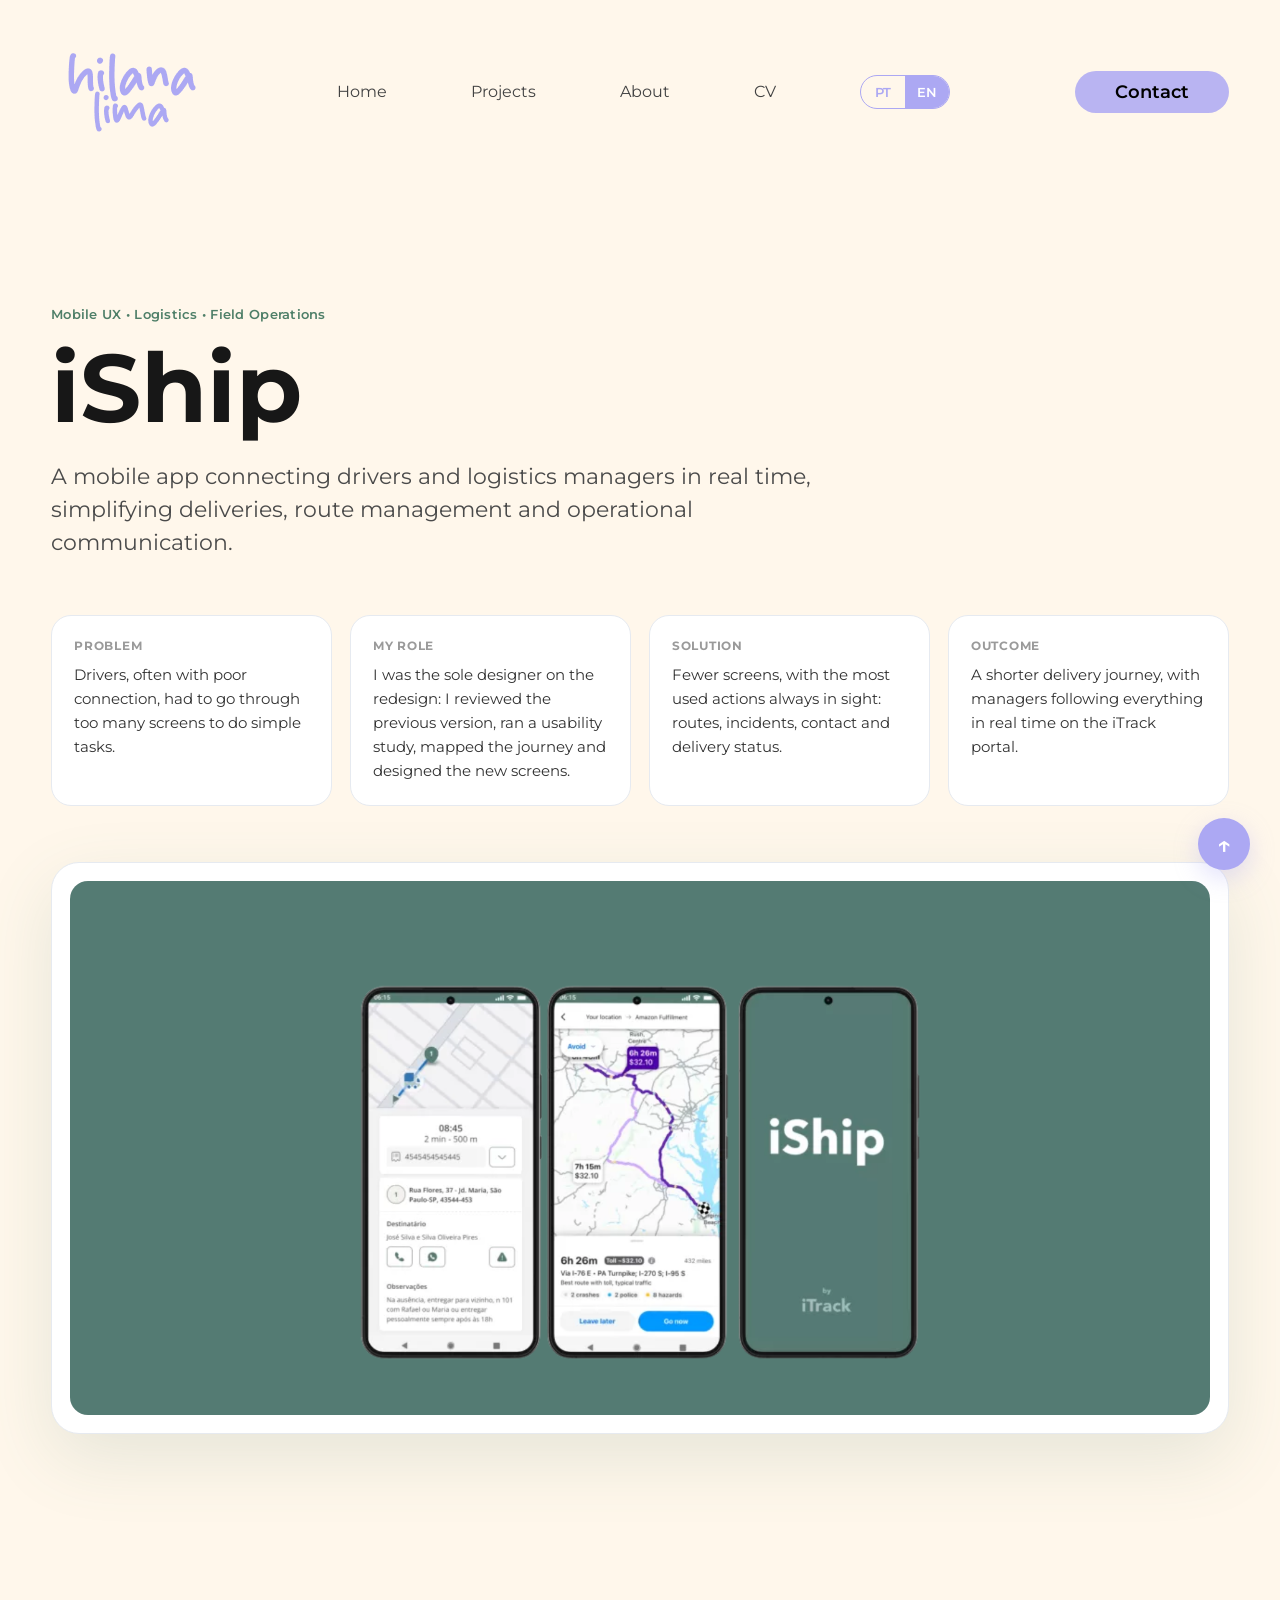
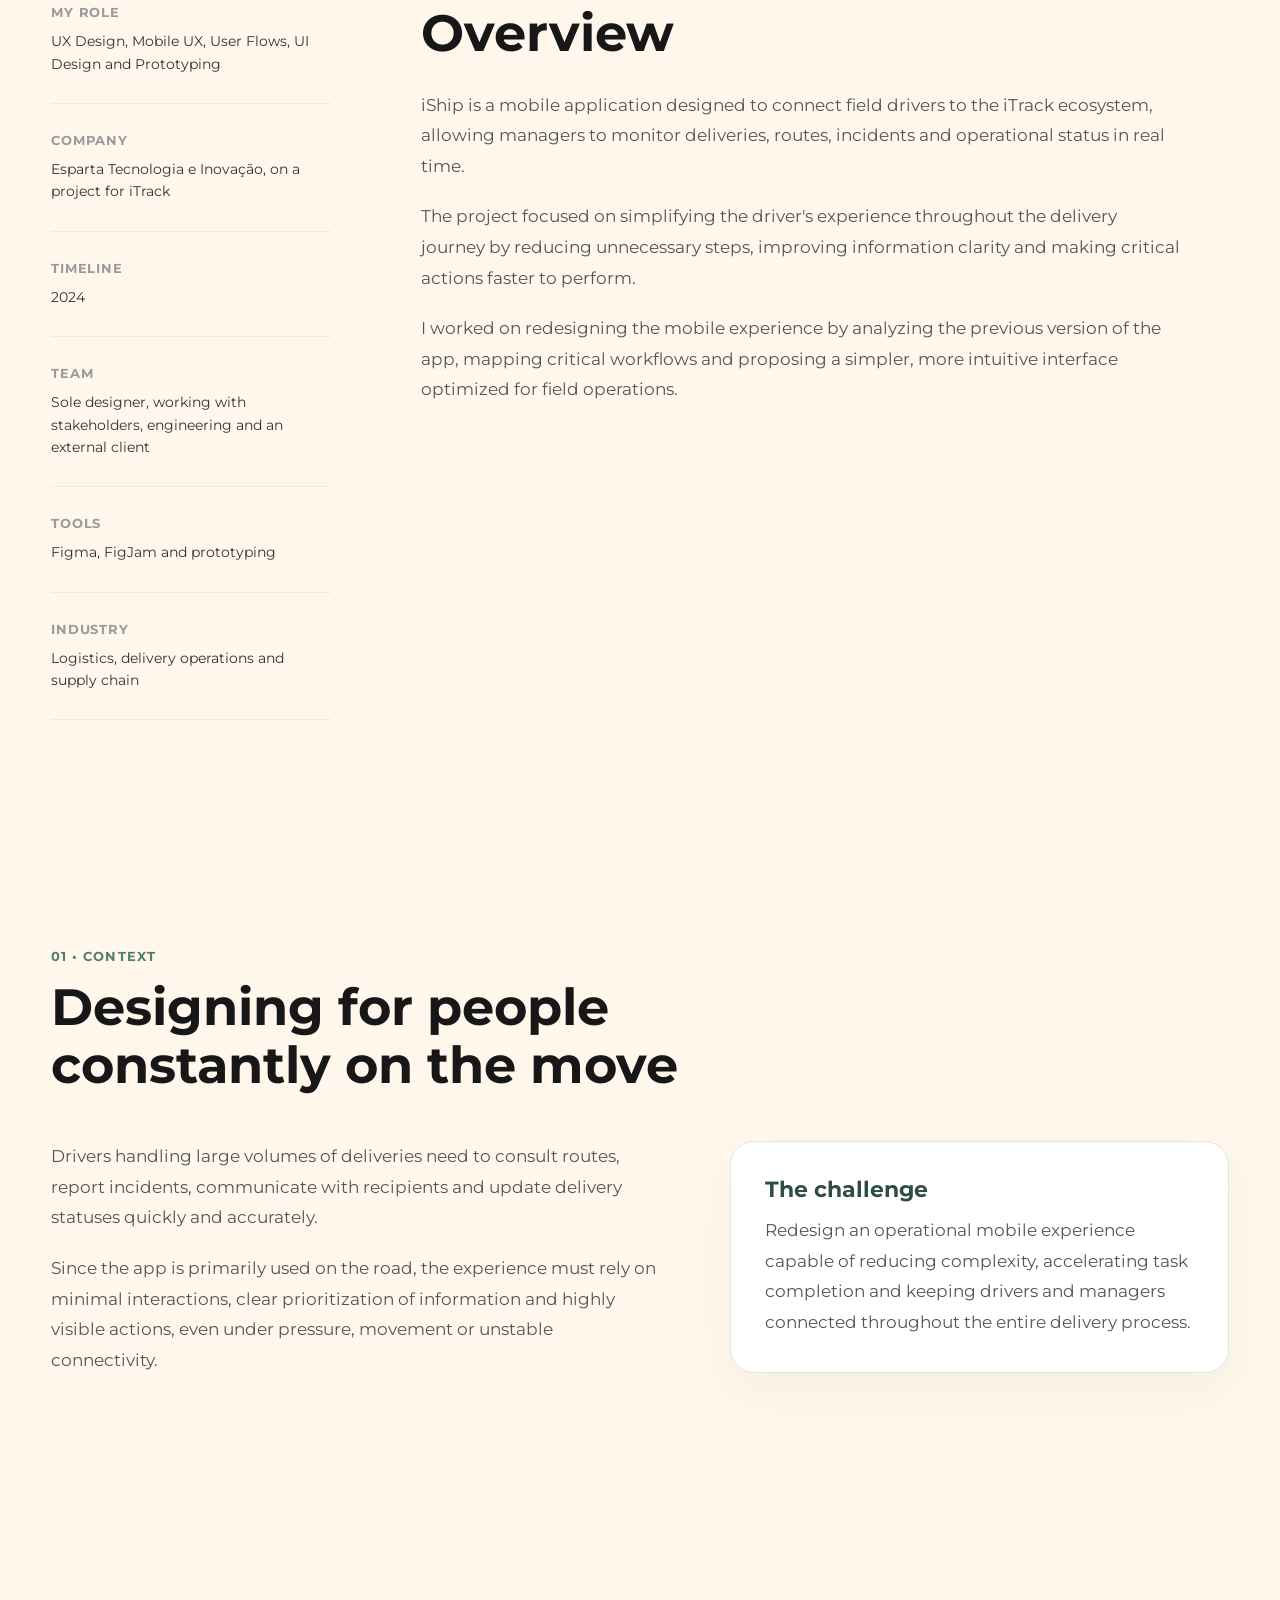
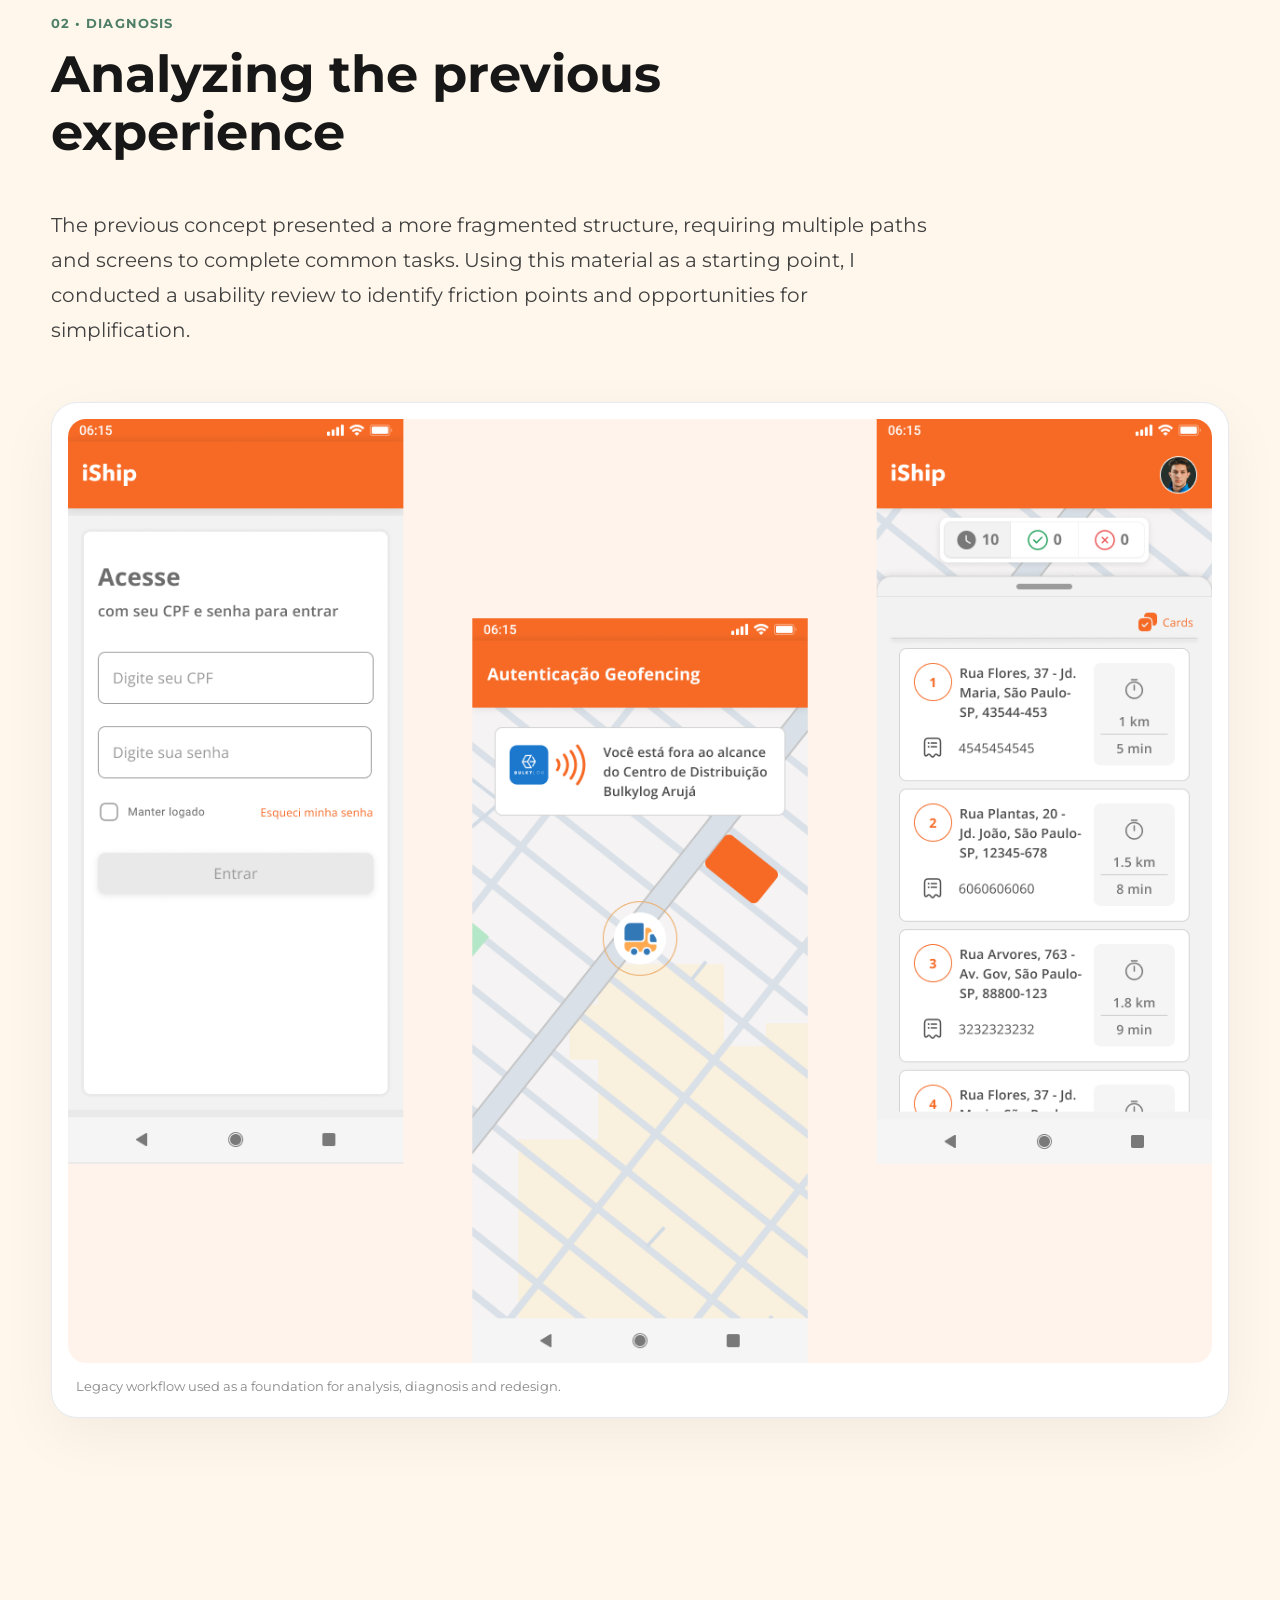
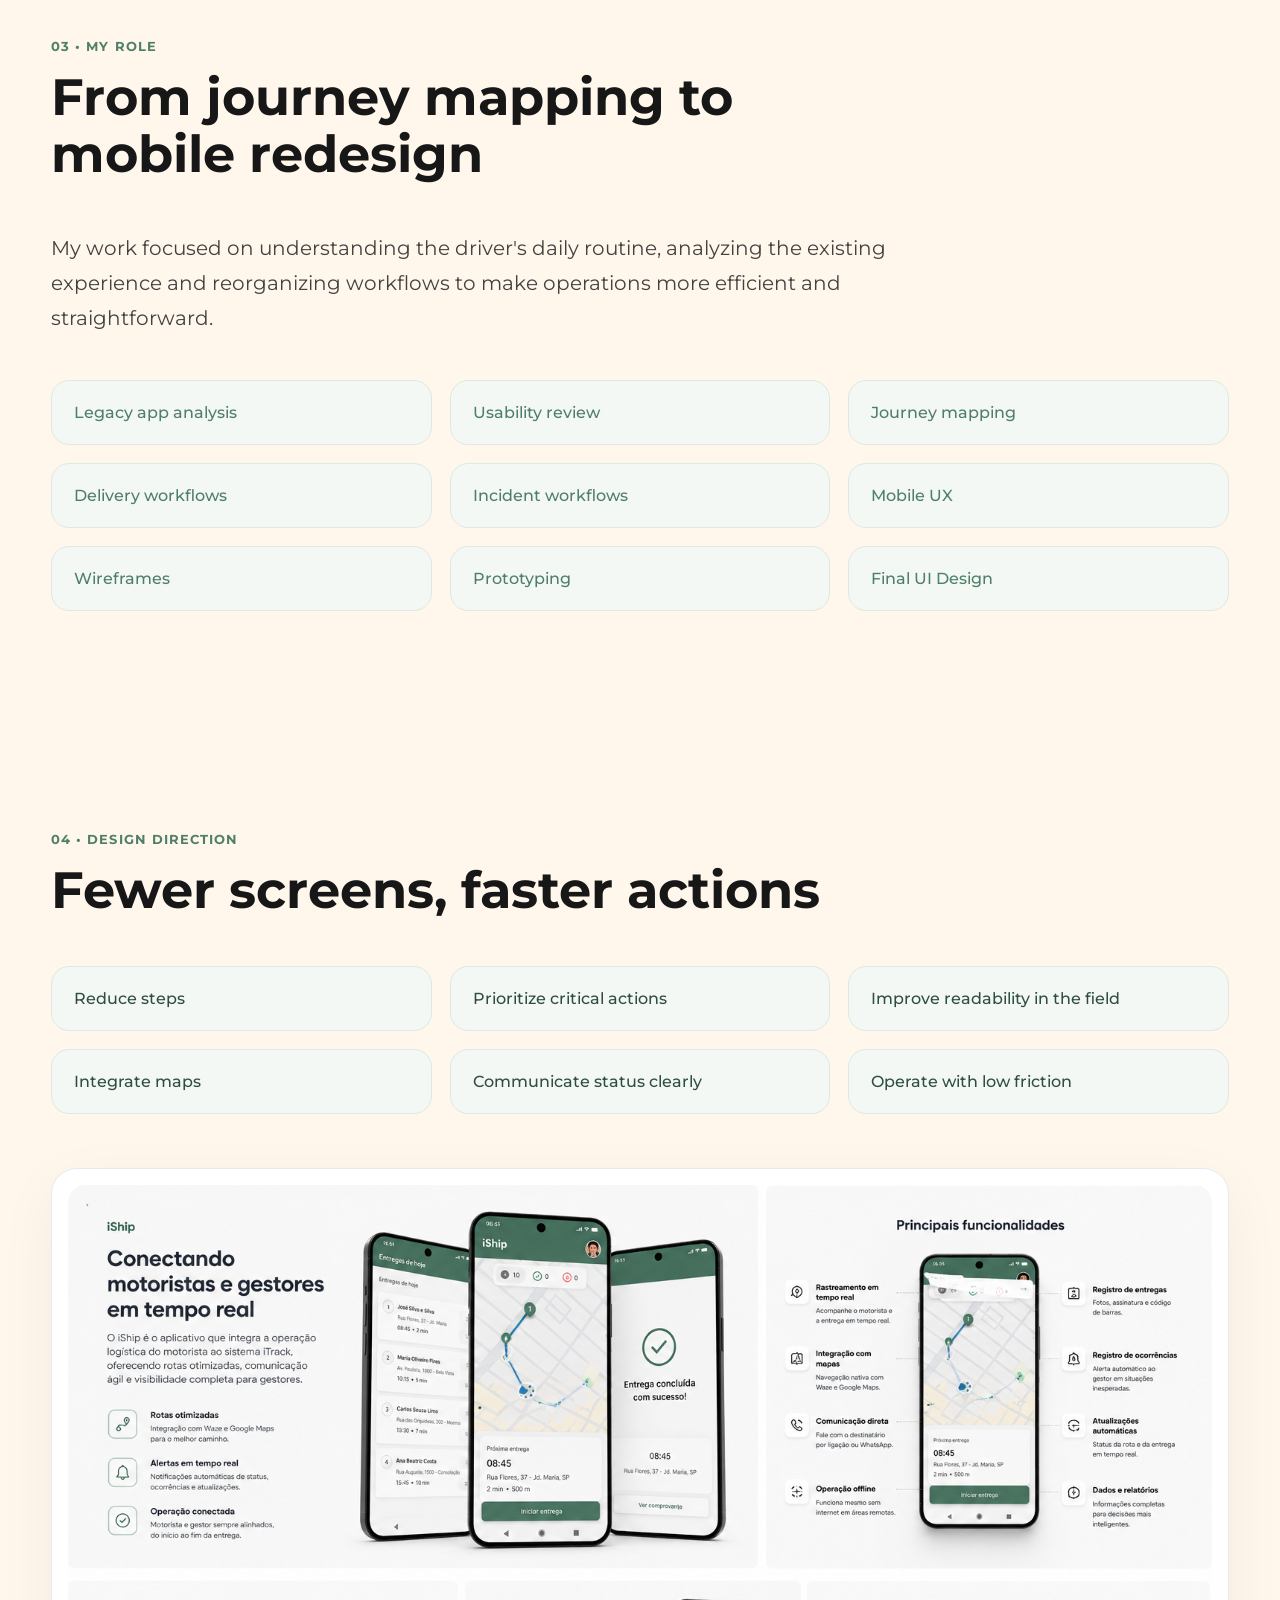
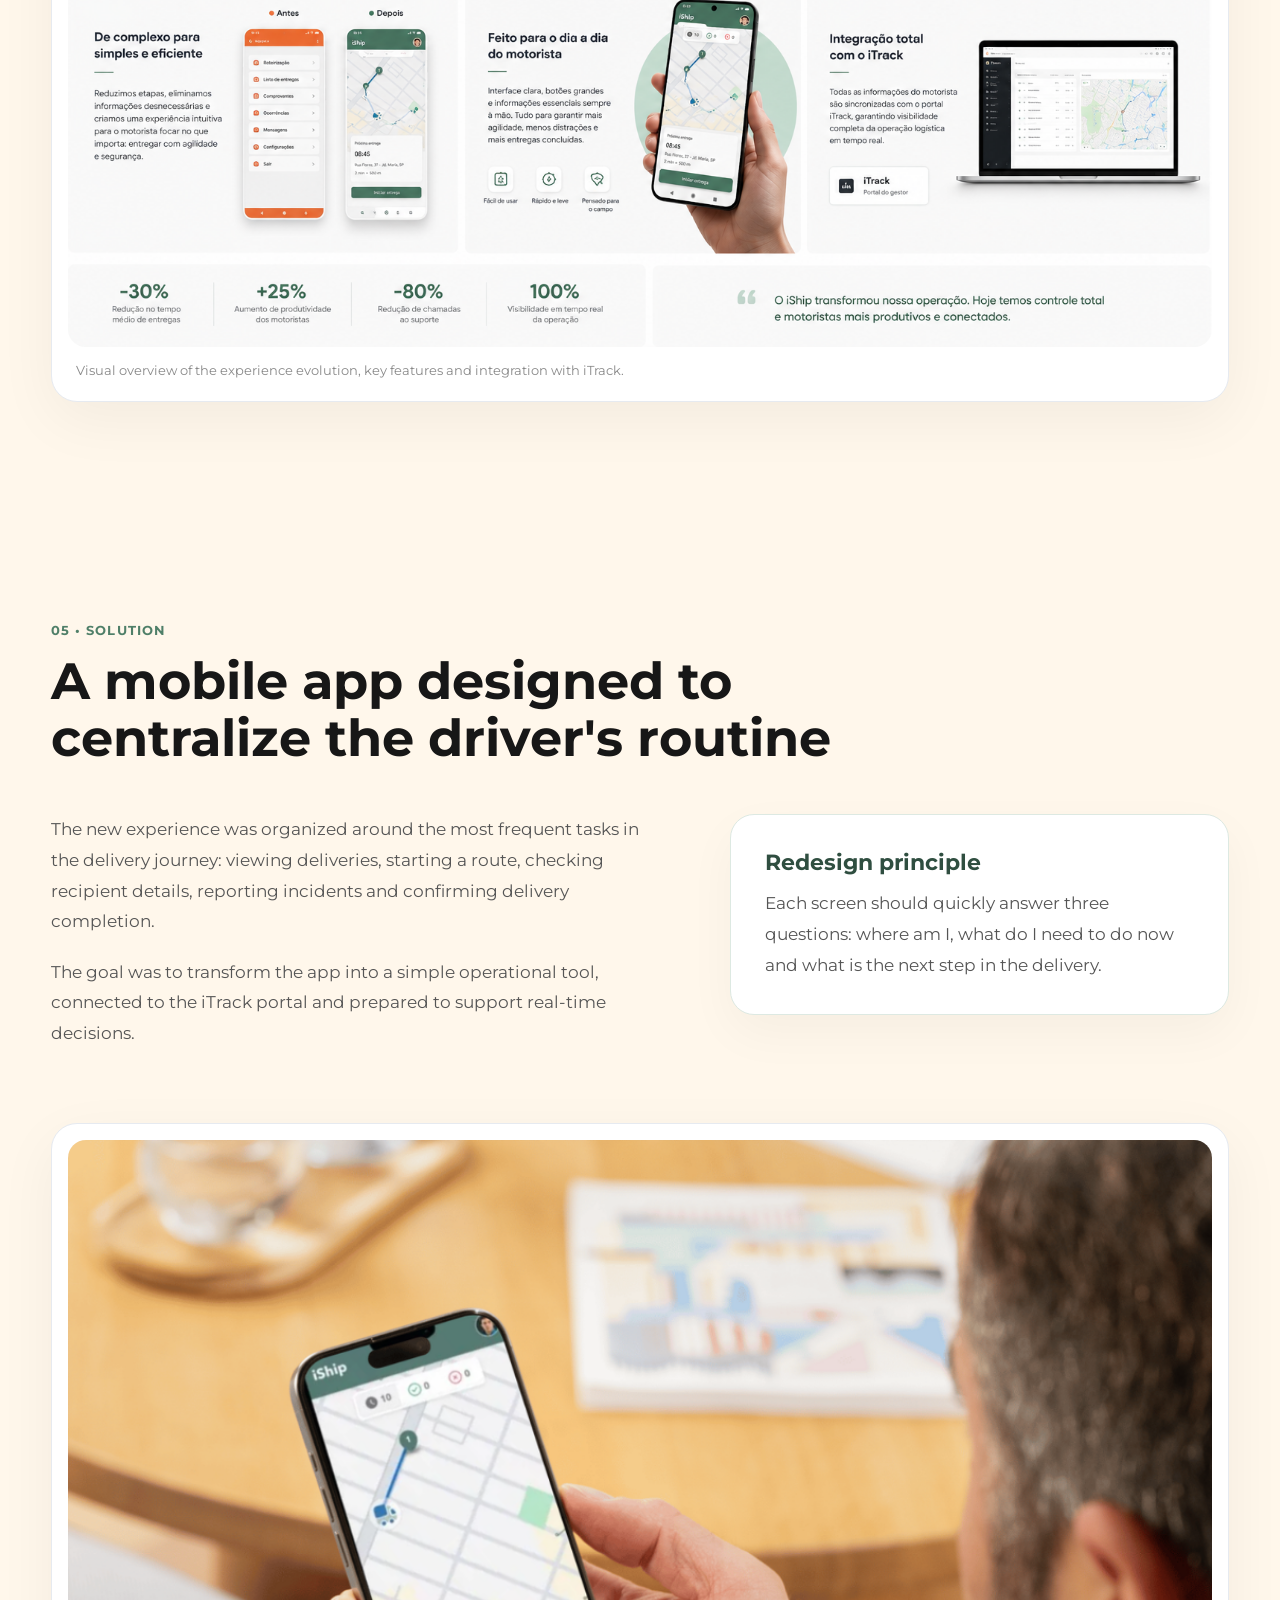
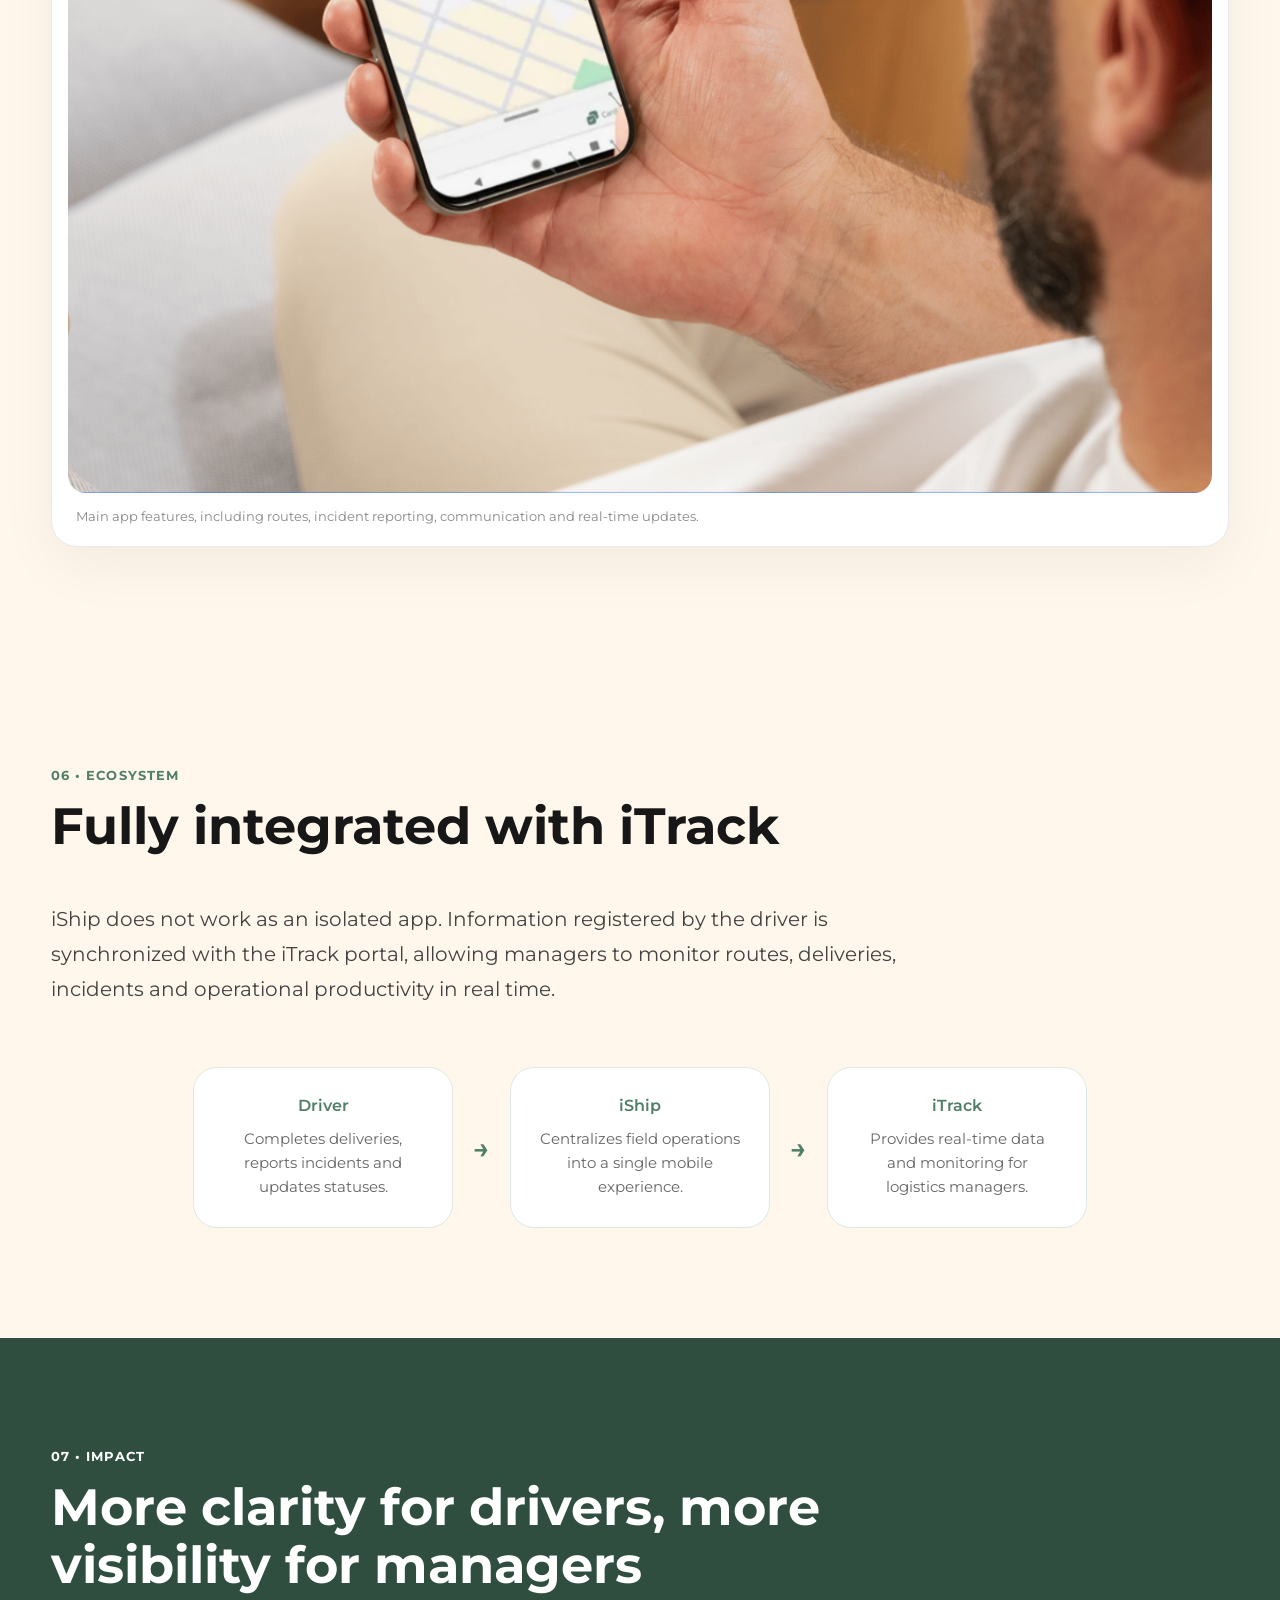
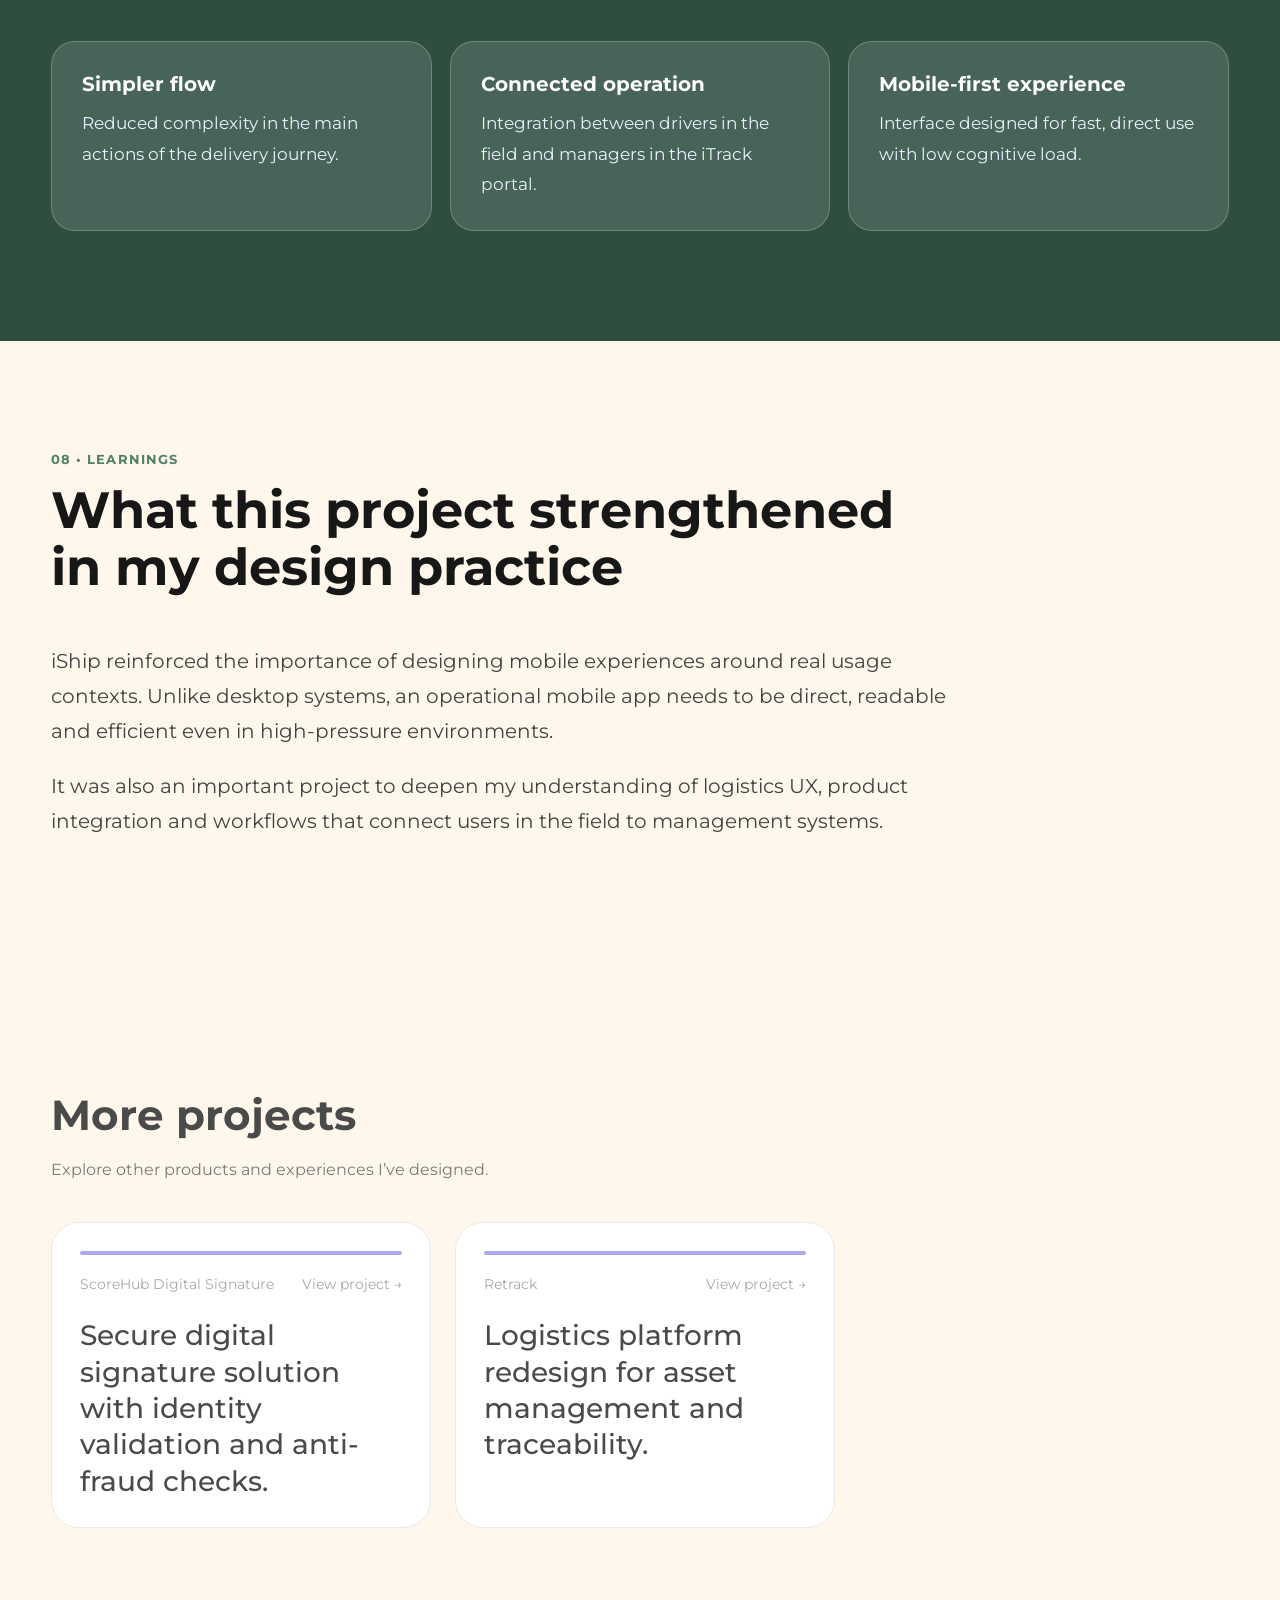
<file: en iship.html>
<!DOCTYPE html>
<html lang="en">
<head>
  <meta charset="UTF-8">
  <meta name="viewport" content="width=device-width, initial-scale=1.0">

  <!-- FONT -->
  <link rel="preconnect" href="https://fonts.googleapis.com">
  <link rel="preconnect" href="https://fonts.gstatic.com" crossorigin>
  <link href="https://fonts.googleapis.com/css2?family=Montserrat:wght@300;400;500;600;700&display=swap" rel="stylesheet">

  <link rel="stylesheet" href="style.css?v=2026-11-25">
  <link rel="icon" type="image/png" href="Image/favicon.png">
  <title>iShip | Case</title>
    <meta name="description" content="Mobile UX case study: redesign of iShip, an app that connects field drivers with operations managers.">
    <meta property="og:type" content="website">
    <meta property="og:title" content="iShip | Case">
    <meta property="og:description" content="Mobile UX case study: redesign of iShip, an app that connects field drivers with operations managers.">
    <meta property="og:image" content="https://hilanalima.com/Image/iship-hero.png">
    <meta property="og:url" content="https://hilanalima.com/en%20iship.html">
    <meta name="twitter:card" content="summary_large_image">
</head>

<body>

<header>
   <div class="interface">
    <div class="logo">
      <a href="en index.html">
        <img src="Image/hilana lima.png" alt="Hilana Lima, home">
      </a>
    </div>

    <nav class="menu-desktop">
      <ul>
        <li><a href="en index.html">Home</a></li>
        <li><a href="en index.html#projetos">Projects</a></li>
        <li><a href="en sobre.html">About</a></li>
        <li><a href="cv/hilana-lima-resume-en.pdf?v=2026-11-25b" target="_blank">CV</a></li>

        <li>
          <div class="language-toggle">
            <a href="iship.html">PT</a>
            <span class="active">EN</span>
          </div>
        </li>
      </ul>
    </nav>

    <div class="btn-contato">
      <a href="https://www.linkedin.com/in/hilanalima/" target="_blank" rel="noopener">
        <button>Contact</button>
      </a>
    </div>
   </div>
</header>

<main>

<!-- HERO -->
<section class="case-hero iship-hero">
  <div class="interface">

    <span class="case-tag iship-tag">
      Mobile UX • Logistics • Field Operations
    </span>

    <h1>iShip</h1>

    <p>
      A mobile app connecting drivers and logistics managers in real time,
      simplifying deliveries, route management and operational communication.
    </p>

        <div class="case-summary">
      <div>
        <h3>Problem</h3>
        <p>Drivers, often with poor connection, had to go through too many screens to do simple tasks.</p>
      </div>
      <div>
        <h3>My role</h3>
        <p>I was the sole designer on the redesign: I reviewed the previous version, ran a usability study, mapped the journey and designed the new screens.</p>
      </div>
      <div>
        <h3>Solution</h3>
        <p>Fewer screens, with the most used actions always in sight: routes, incidents, contact and delivery status.</p>
      </div>
      <div>
        <h3>Outcome</h3>
        <p>A shorter delivery journey, with managers following everything in real time on the iTrack portal.</p>
      </div>
    </div>

    <div class="hero-image-card iship-card">
      <img src="Image/iship-hero.png" alt="iShip mobile application">
    </div>

  </div>
</section>

<!-- OVERVIEW -->
<section class="case-overview">
  <div class="interface">

    <div class="case-grid">

      <aside class="case-sidebar">

        <div class="case-info">
          <h4>My role</h4>
          <p>UX Design, Mobile UX, User Flows, UI Design and Prototyping</p>
        </div>

        <div class="case-info">
          <h4>Company</h4>
          <p>Esparta Tecnologia e Inovação, on a project for iTrack</p>
        </div>

        <div class="case-info">
          <h4>Timeline</h4>
          <p>2024</p>
        </div>

        <div class="case-info">
          <h4>Team</h4>
          <p>Sole designer, working with stakeholders, engineering and an external client</p>
        </div>

        <div class="case-info">
          <h4>Tools</h4>
          <p>Figma, FigJam and prototyping</p>
        </div>

        <div class="case-info">
          <h4>Industry</h4>
          <p>Logistics, delivery operations and supply chain</p>
        </div>

      </aside>

      <div class="case-content">

        <h2>Overview</h2>

        <p>
          iShip is a mobile application designed to connect field drivers
          to the iTrack ecosystem, allowing managers to monitor deliveries,
          routes, incidents and operational status in real time.
        </p>

        <p>
          The project focused on simplifying the driver's experience throughout
          the delivery journey by reducing unnecessary steps, improving information
          clarity and making critical actions faster to perform.
        </p>

        <p>
          I worked on redesigning the mobile experience by analyzing the previous
          version of the app, mapping critical workflows and proposing a simpler,
          more intuitive interface optimized for field operations.
        </p>

      </div>

    </div>

  </div>
</section>

<!-- CONTEXT -->
<section class="case-section">
  <div class="interface">

    <div class="section-header iship-header">
      <span>01 • Context</span>
      <h2>Designing for people constantly on the move</h2>
    </div>

    <div class="two-columns">

      <div>

        <p>
          Drivers handling large volumes of deliveries need to consult routes,
          report incidents, communicate with recipients and update delivery
          statuses quickly and accurately.
        </p>

        <p>
          Since the app is primarily used on the road, the experience must rely
          on minimal interactions, clear prioritization of information and highly
          visible actions, even under pressure, movement or unstable connectivity.
        </p>

      </div>

      <div class="highlight-box iship-highlight">

        <h3>The challenge</h3>

        <p>
          Redesign an operational mobile experience capable of reducing complexity,
          accelerating task completion and keeping drivers and managers connected
          throughout the entire delivery process.
        </p>

      </div>

    </div>

  </div>
</section>

<!-- DIAGNOSIS -->
<section class="case-section soft-bg">
  <div class="interface">

    <div class="section-header iship-header">
      <span>02 • Diagnosis</span>
      <h2>Analyzing the previous experience</h2>
    </div>

    <p class="large-text">
      The previous concept presented a more fragmented structure, requiring
      multiple paths and screens to complete common tasks. Using this material
      as a starting point, I conducted a usability review to identify friction
      points and opportunities for simplification.
    </p>

    <div class="case-image spacing-top">
      <img loading="lazy" decoding="async" src="Image/iship-fluxo-antigo.png" alt="Previous iShip flow">

      <p>
        Legacy workflow used as a foundation for analysis, diagnosis and redesign.
      </p>
    </div>

  </div>
</section>

<!-- MY ROLE -->
<section class="case-section">
  <div class="interface">

    <div class="section-header iship-header">
      <span>03 • My Role</span>
      <h2>From journey mapping to mobile redesign</h2>
    </div>

    <p class="large-text">
      My work focused on understanding the driver's daily routine, analyzing
      the existing experience and reorganizing workflows to make operations
      more efficient and straightforward.
    </p>

    <div class="responsibilities-grid iship-responsibilities">
      <div>Legacy app analysis</div>
      <div>Usability review</div>
      <div>Journey mapping</div>
      <div>Delivery workflows</div>
      <div>Incident workflows</div>
      <div>Mobile UX</div>
      <div>Wireframes</div>
      <div>Prototyping</div>
      <div>Final UI Design</div>
    </div>

  </div>
</section>
<!-- DESIGN DIRECTION -->
<section class="case-section soft-bg">
  <div class="interface">

    <div class="section-header iship-header">
      <span>04 • Design Direction</span>
      <h2>Fewer screens, faster actions</h2>
    </div>

    <div class="modules-grid iship-modules">
      <div>Reduce steps</div>
      <div>Prioritize critical actions</div>
      <div>Improve readability in the field</div>
      <div>Integrate maps</div>
      <div>Communicate status clearly</div>
      <div>Operate with low friction</div>
    </div>

    <div class="case-image spacing-top">
      <img loading="lazy" decoding="async" src="Image/iship-redesign-overview.png" alt="iShip redesign overview">

      <p>
        Visual overview of the experience evolution, key features and integration with iTrack.
      </p>
    </div>

  </div>
</section>

<!-- SOLUTION -->
<section class="case-section">
  <div class="interface">

    <div class="section-header iship-header">
      <span>05 • Solution</span>
      <h2>A mobile app designed to centralize the driver's routine</h2>
    </div>

    <div class="two-columns">

      <div>

        <p>
          The new experience was organized around the most frequent tasks in the
          delivery journey: viewing deliveries, starting a route, checking recipient
          details, reporting incidents and confirming delivery completion.
        </p>

        <p>
          The goal was to transform the app into a simple operational tool,
          connected to the iTrack portal and prepared to support real-time decisions.
        </p>

      </div>

      <div class="highlight-box iship-highlight">

        <h3>Redesign principle</h3>

        <p>
          Each screen should quickly answer three questions: where am I, what do
          I need to do now and what is the next step in the delivery.
        </p>

      </div>

    </div>

    <div class="case-image spacing-top">
      <img loading="lazy" decoding="async" src="Image/iship-funcionalidades.png" alt="iShip main features">

      <p>
        Main app features, including routes, incident reporting, communication and real-time updates.
      </p>
    </div>

  </div>
</section>
<!-- ECOSYSTEM -->
<section class="case-section soft-bg">
  <div class="interface">

    <div class="section-header iship-header">
      <span>06 • Ecosystem</span>
      <h2>Fully integrated with iTrack</h2>
    </div>

    <p class="large-text">
      iShip does not work as an isolated app. Information registered by the driver
      is synchronized with the iTrack portal, allowing managers to monitor routes,
      deliveries, incidents and operational productivity in real time.
    </p>

    <div class="iship-ecosystem">

      <div class="eco-card">
        <span>Driver</span>
        <p>Completes deliveries, reports incidents and updates statuses.</p>
      </div>

      <div class="eco-arrow">→</div>

      <div class="eco-card">
        <span>iShip</span>
        <p>Centralizes field operations into a single mobile experience.</p>
      </div>

      <div class="eco-arrow">→</div>

      <div class="eco-card">
        <span>iTrack</span>
        <p>Provides real-time data and monitoring for logistics managers.</p>
      </div>

    </div>

  </div>
</section>

<!-- IMPACT -->
<section class="case-section impact-section iship-impact">
  <div class="interface">
    <div class="section-header">
      <span>07 • Impact</span>
      <h2>More clarity for drivers, more visibility for managers</h2>
    </div>

    <div class="impact-grid">
      <div>
        <strong>Simpler flow</strong>
        <p>Reduced complexity in the main actions of the delivery journey.</p>
      </div>

      <div>
        <strong>Connected operation</strong>
        <p>Integration between drivers in the field and managers in the iTrack portal.</p>
      </div>

      <div>
        <strong>Mobile-first experience</strong>
        <p>Interface designed for fast, direct use with low cognitive load.</p>
      </div>
    </div>
  </div>
</section>

<!-- LEARNINGS -->
<section class="case-section">
  <div class="interface">
    <div class="section-header iship-header">
      <span>08 • Learnings</span>
      <h2>What this project strengthened in my design practice</h2>
    </div>

    <p class="large-text">
      iShip reinforced the importance of designing mobile experiences around
      real usage contexts. Unlike desktop systems, an operational mobile app
      needs to be direct, readable and efficient even in high-pressure environments.
    </p>

    <p class="large-text">
      It was also an important project to deepen my understanding of logistics UX,
      product integration and workflows that connect users in the field to
      management systems.
    </p>
  </div>
</section>

<!-- MORE PROJECTS -->
<section class="outros-projetos">
  <div class="interface">

    <h2>More projects</h2>

    <p class="outros-projetos-subtitle">
      Explore other products and experiences I’ve designed.
    </p>

    <div class="outros-cards-projetos">

      <a href="en assinatura.html" class="outro-card-projeto">

        <div class="outro-card-topo">
          <span>ScoreHub Digital Signature</span>
          <span>View project →</span>
        </div>

        <h3>
            Secure digital signature solution with identity validation and anti-fraud checks.
        </h3>

      </a>

      <a href="en retrack.html" class="outro-card-projeto">
        
        <div class="outro-card-topo">
          <span>Retrack</span>
          <span>View project →</span>
        </div>

        <h3>
          Logistics platform redesign for asset management and traceability.
        </h3>
      </a>

    </div>

  </div>
</section>

<a href="#" class="back-to-top">↑</a>

</main>

</body>
</html>
</file>
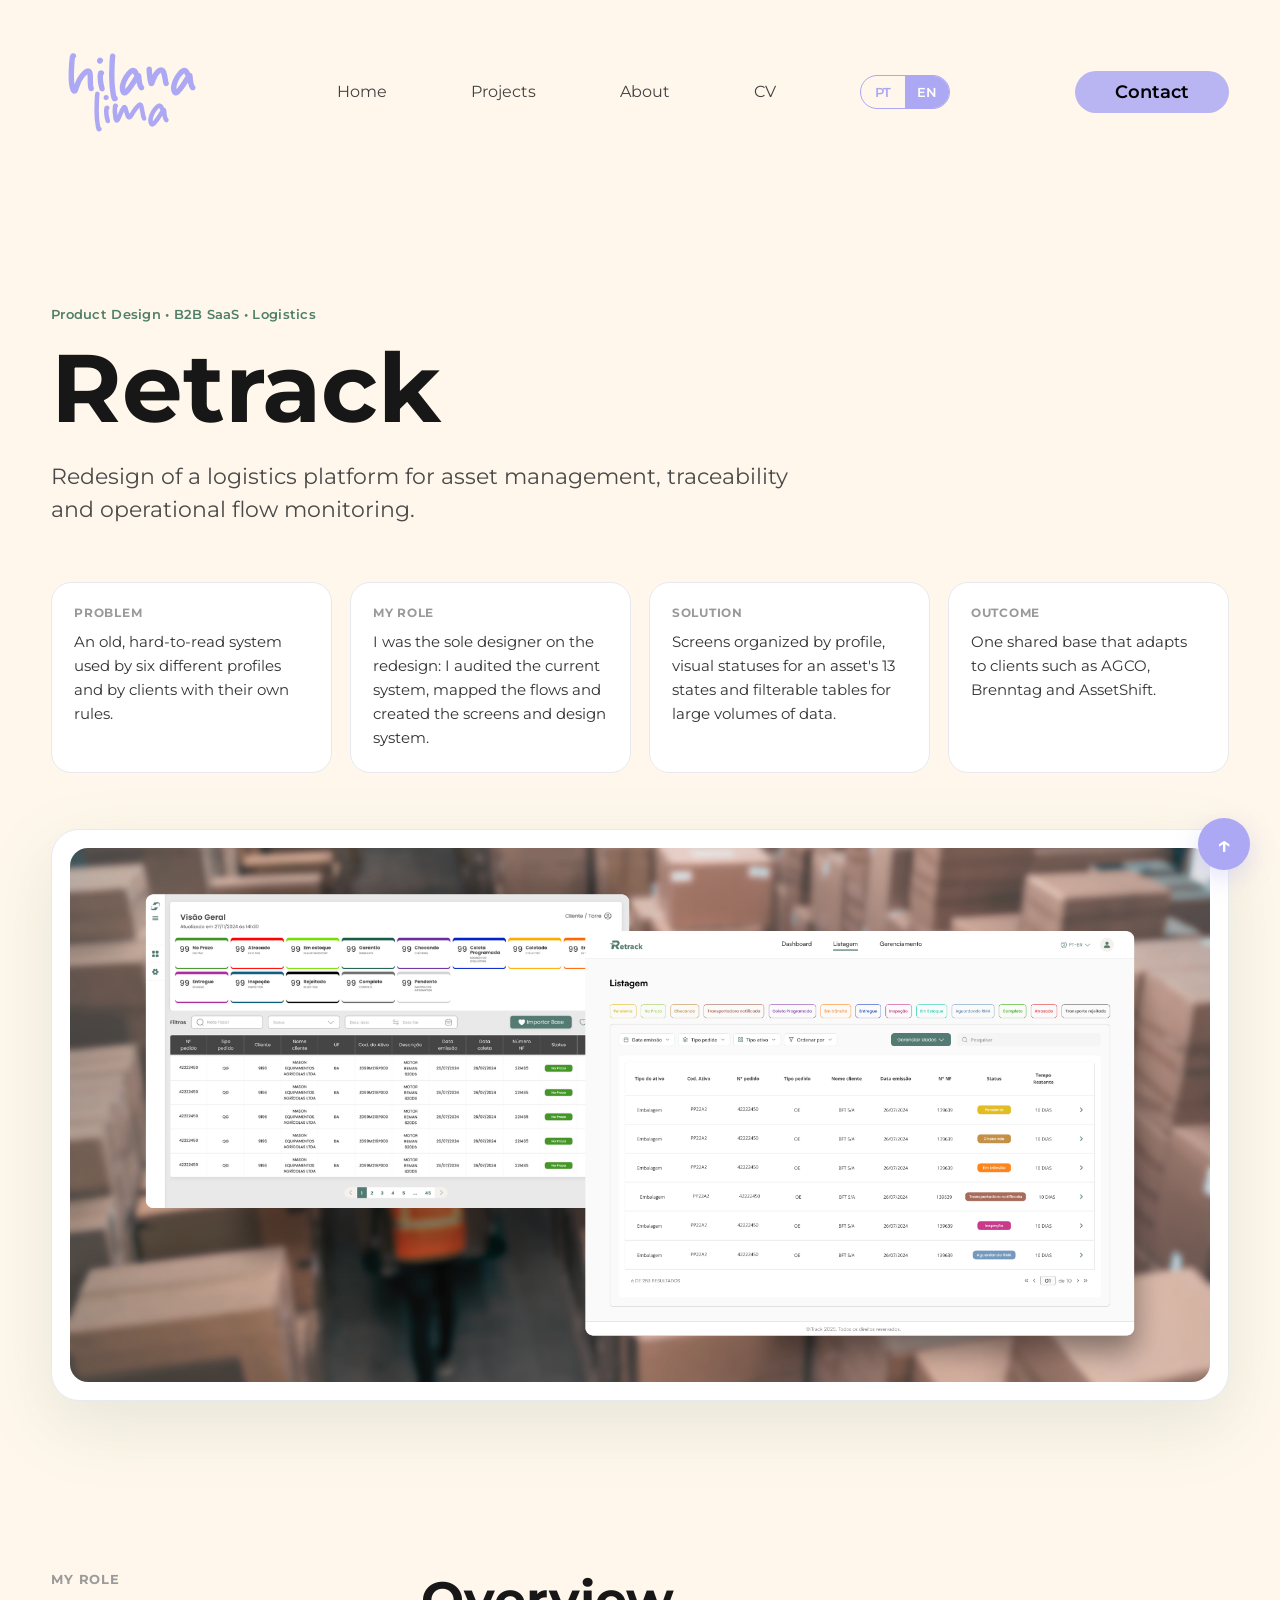
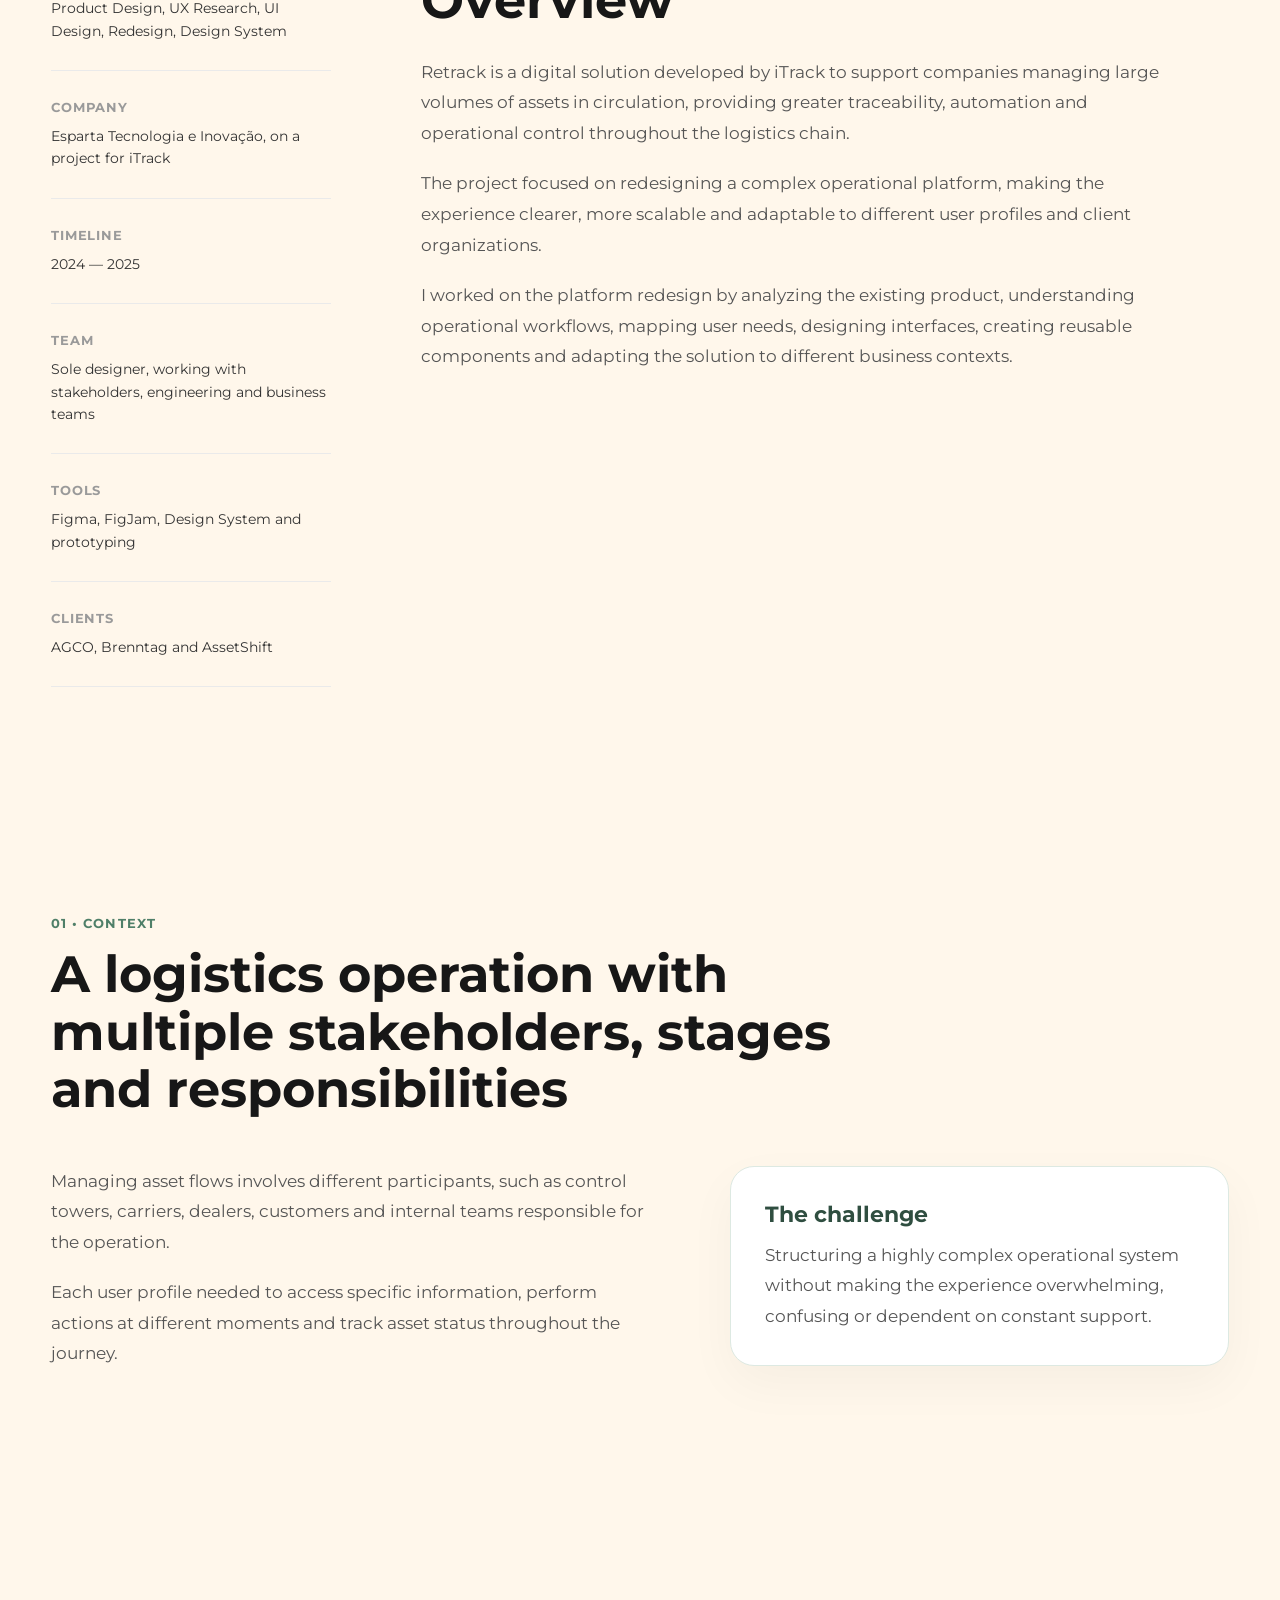
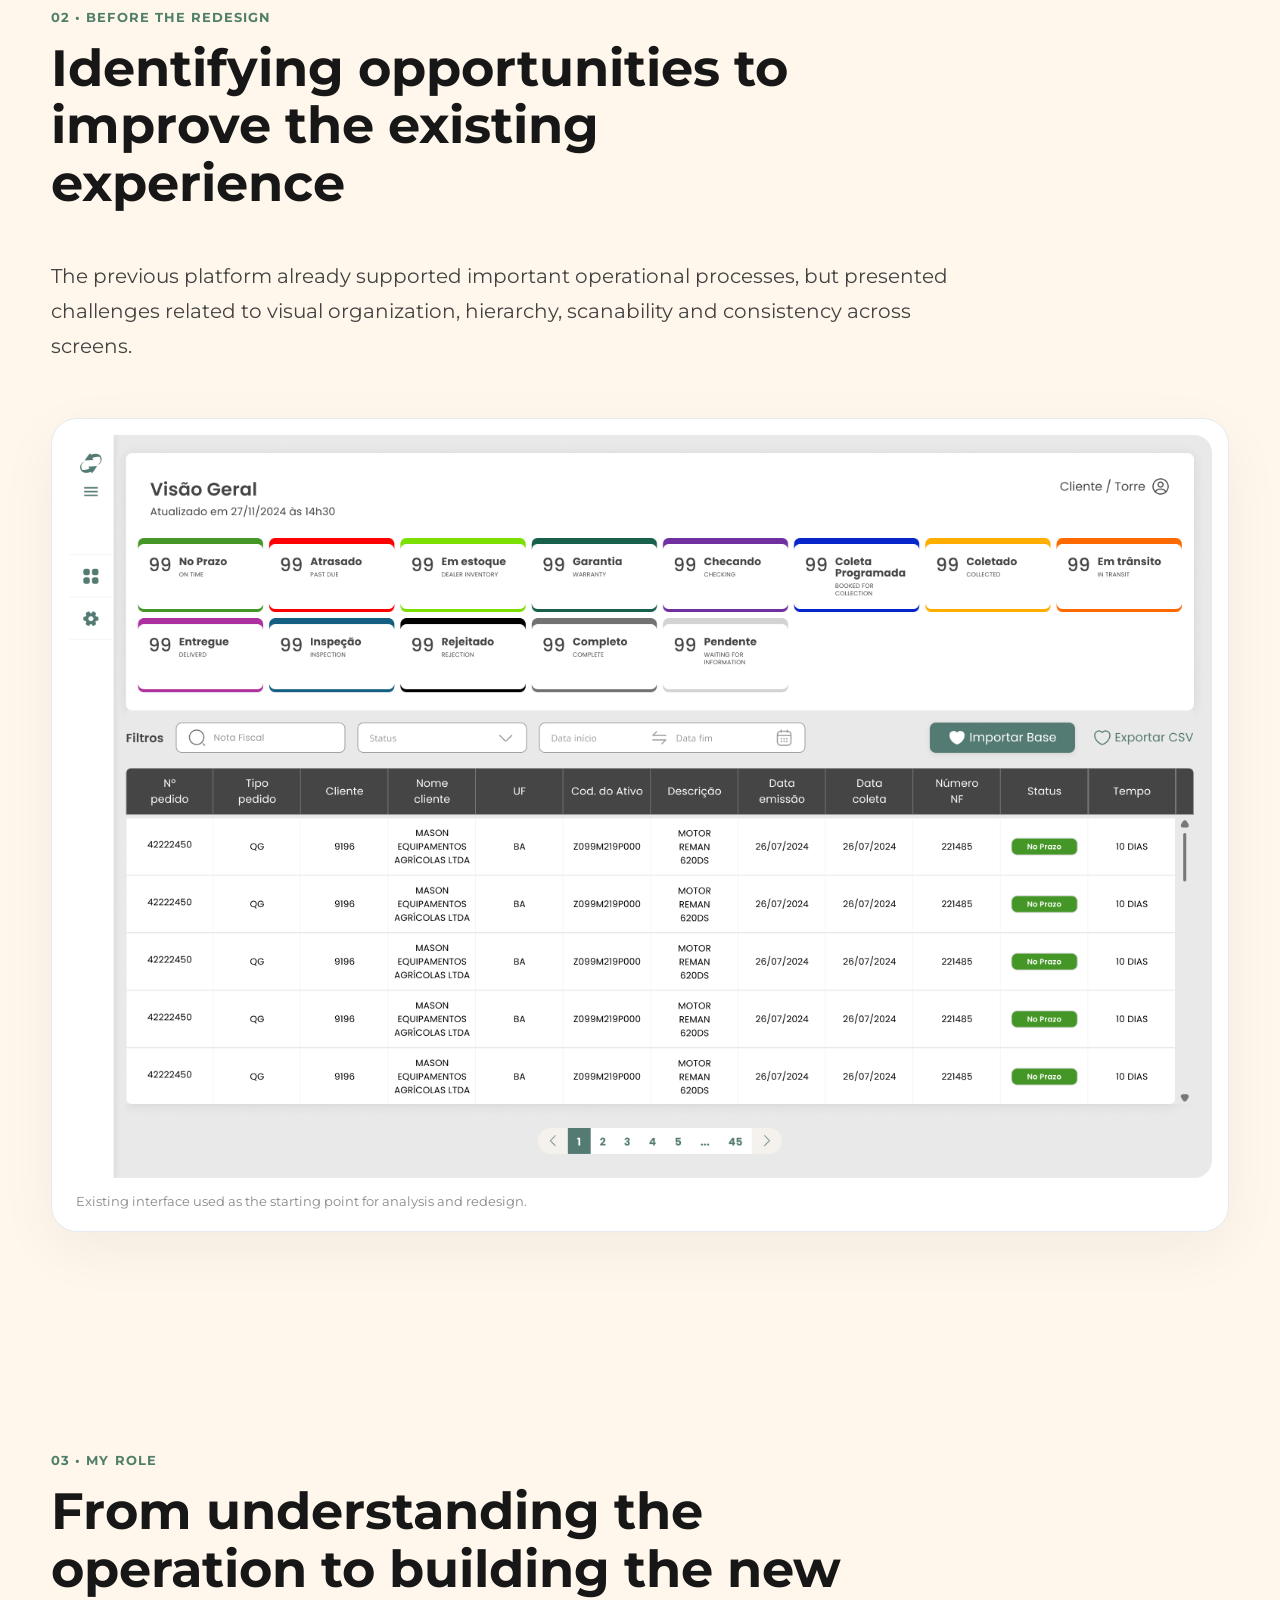
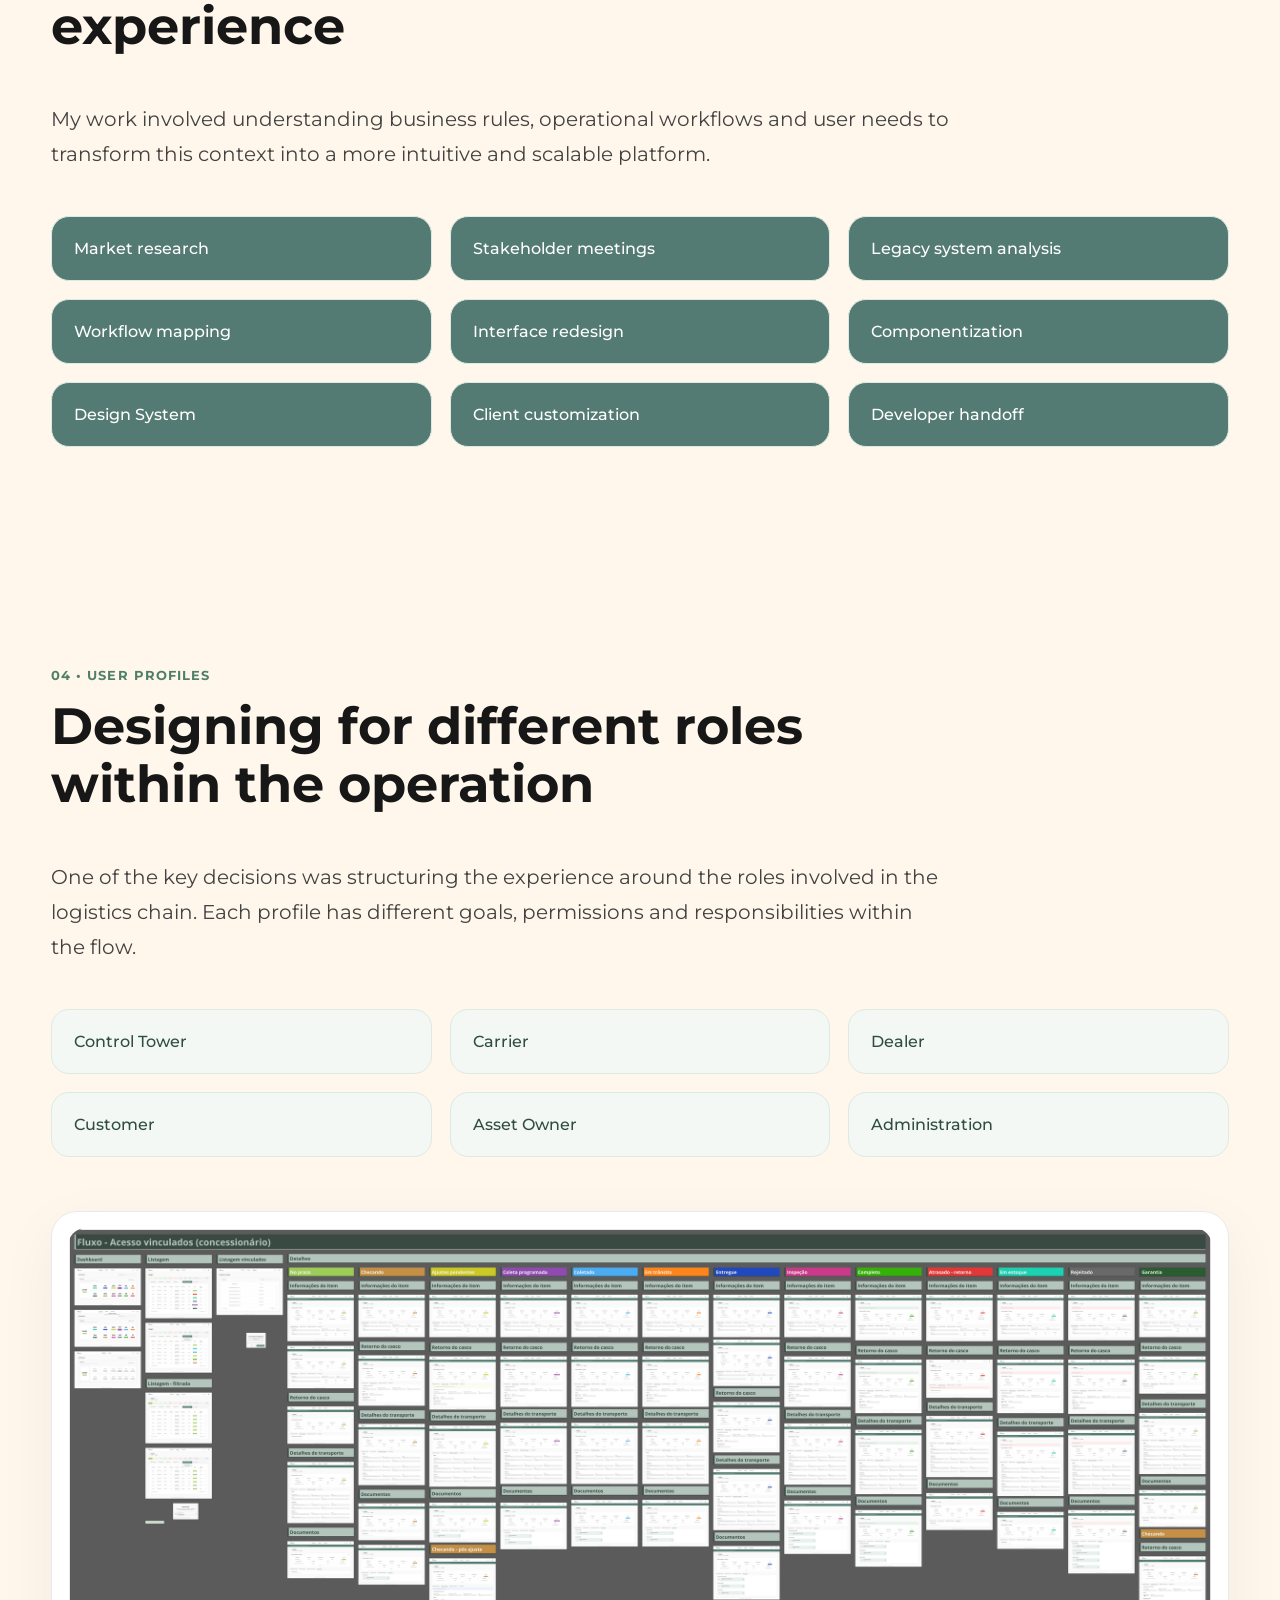
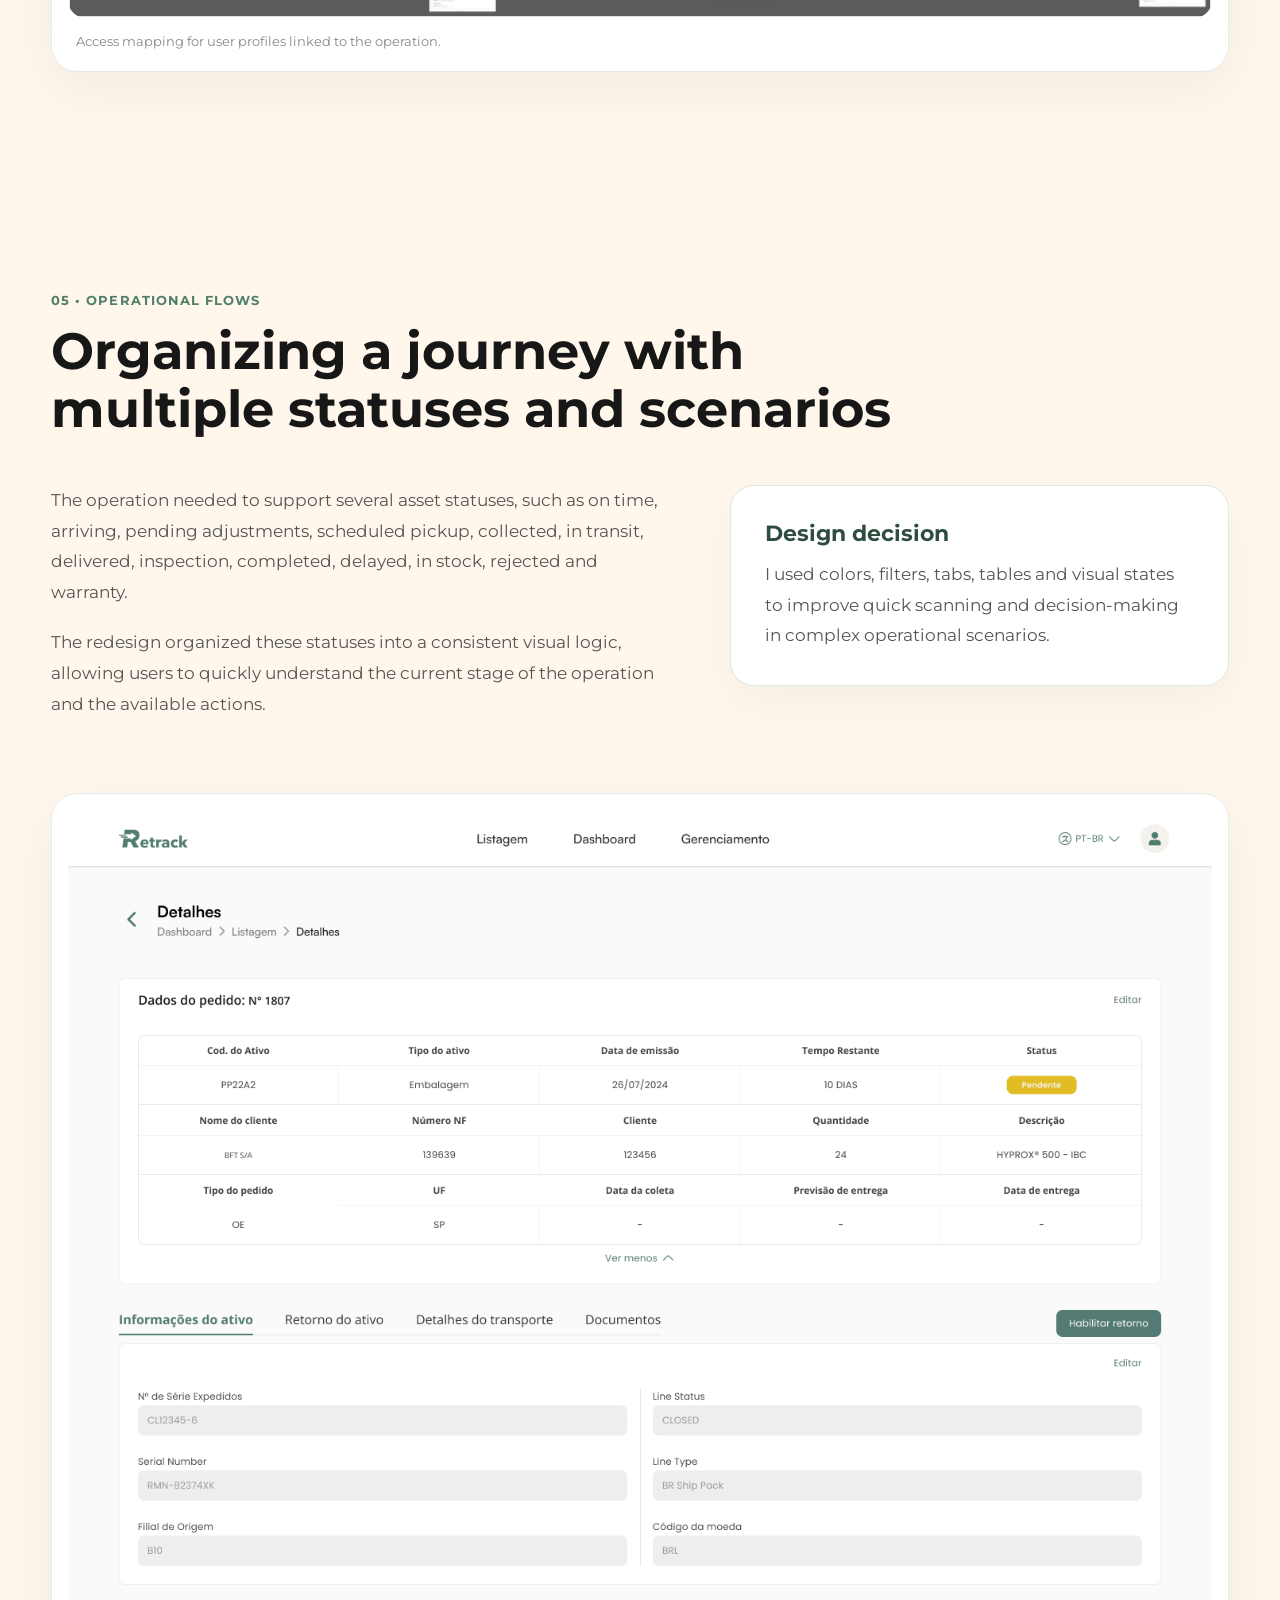
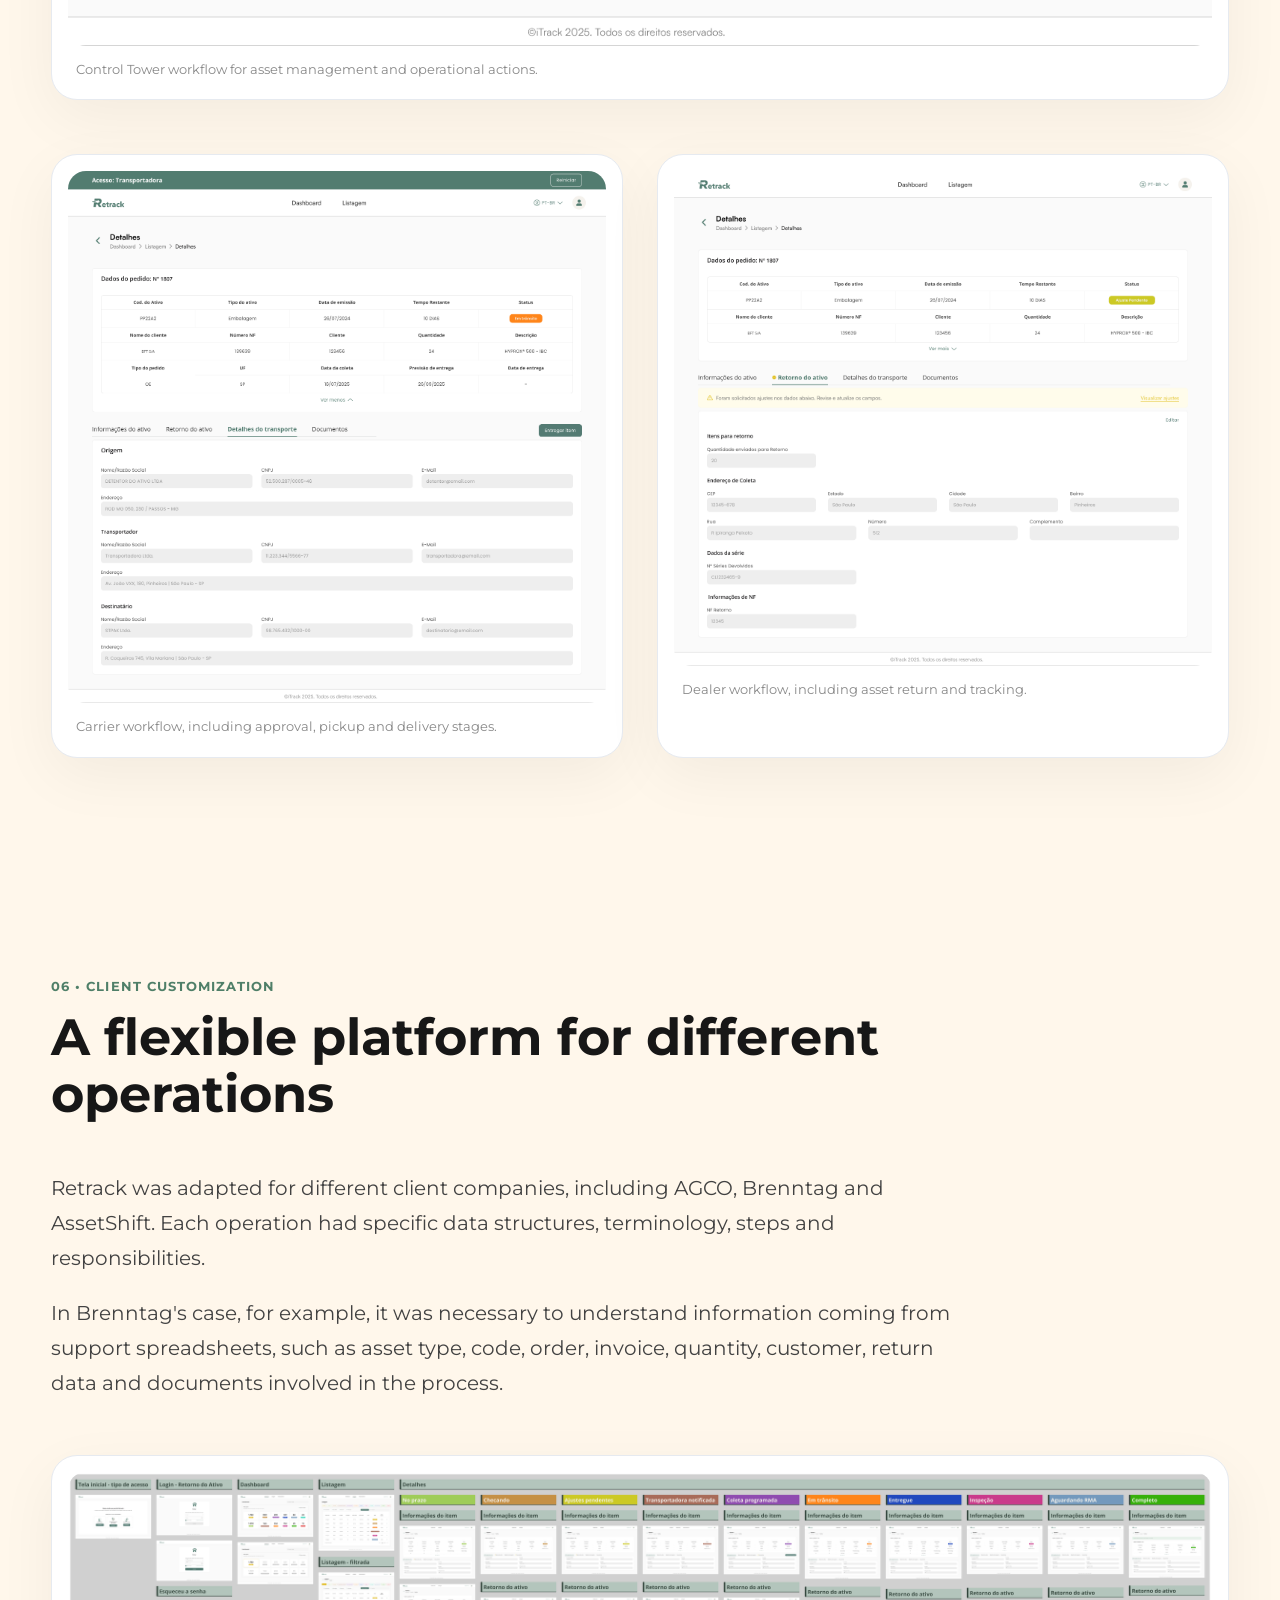
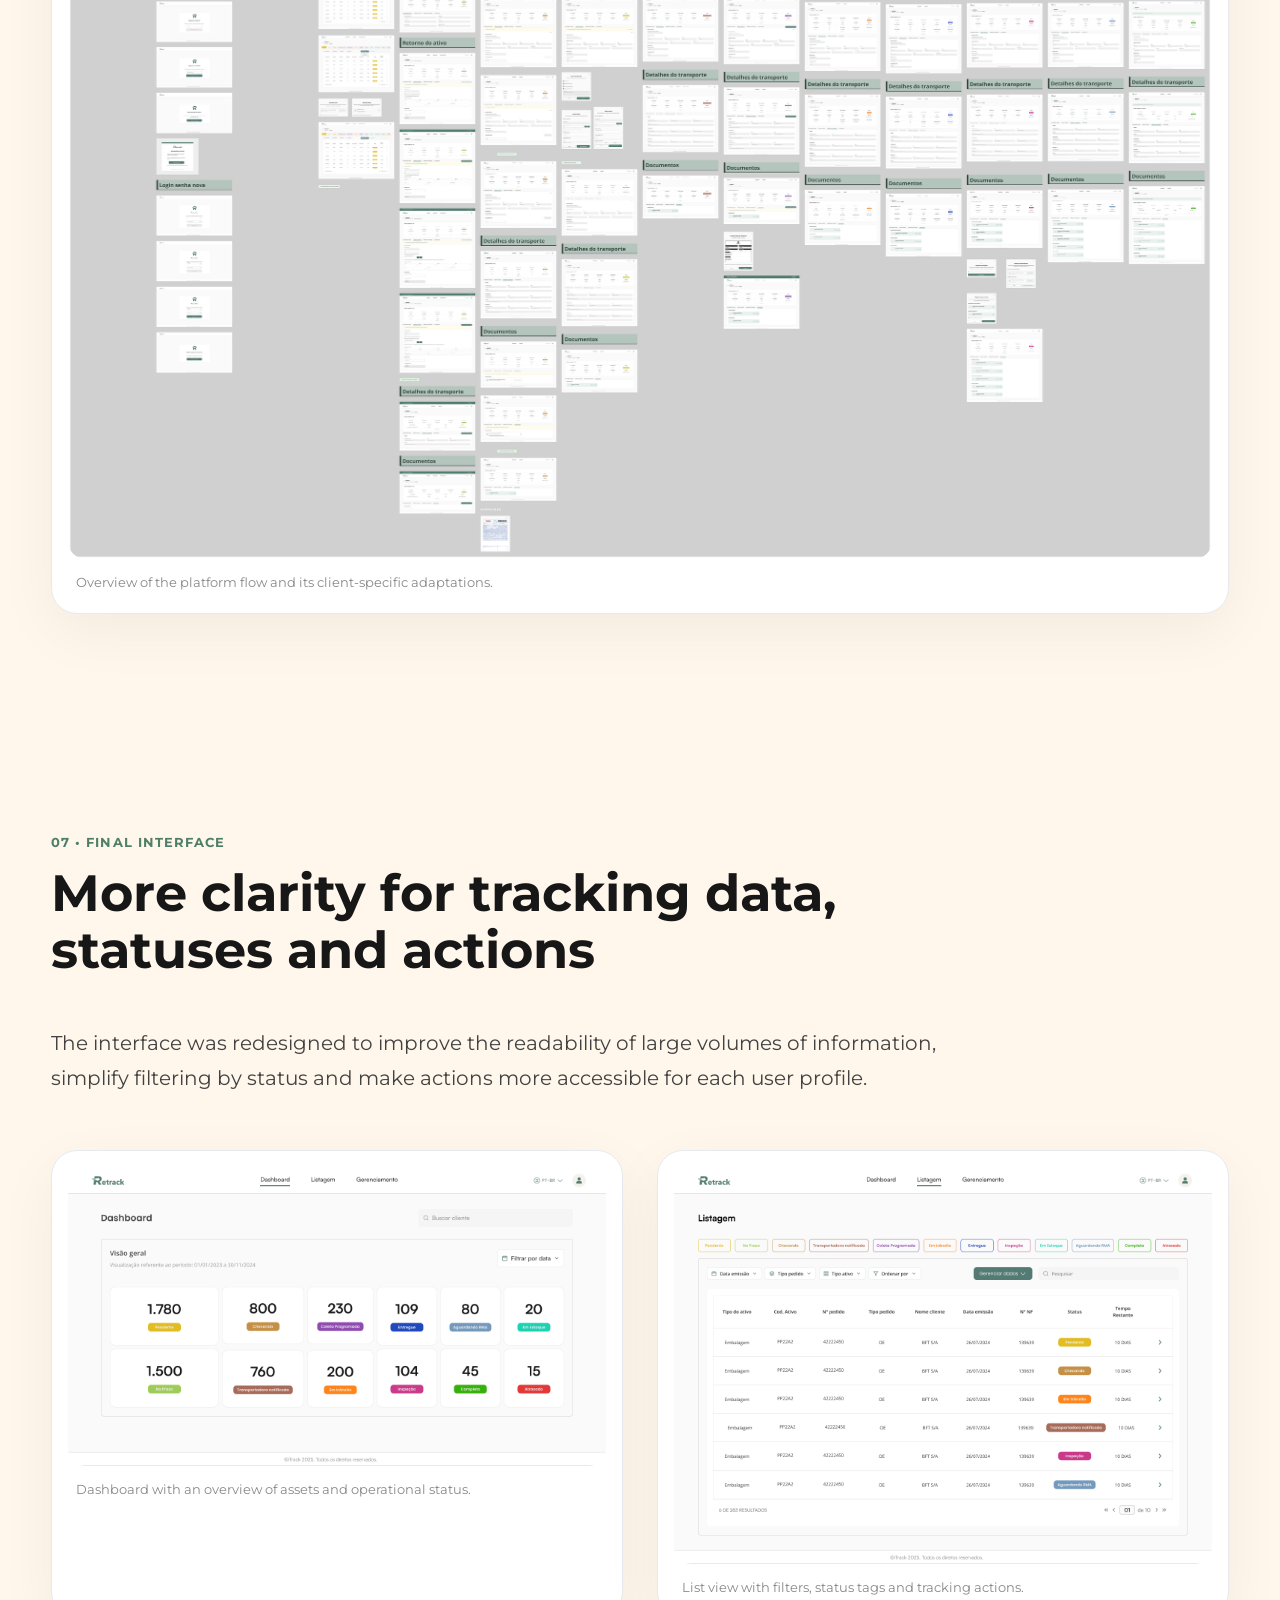
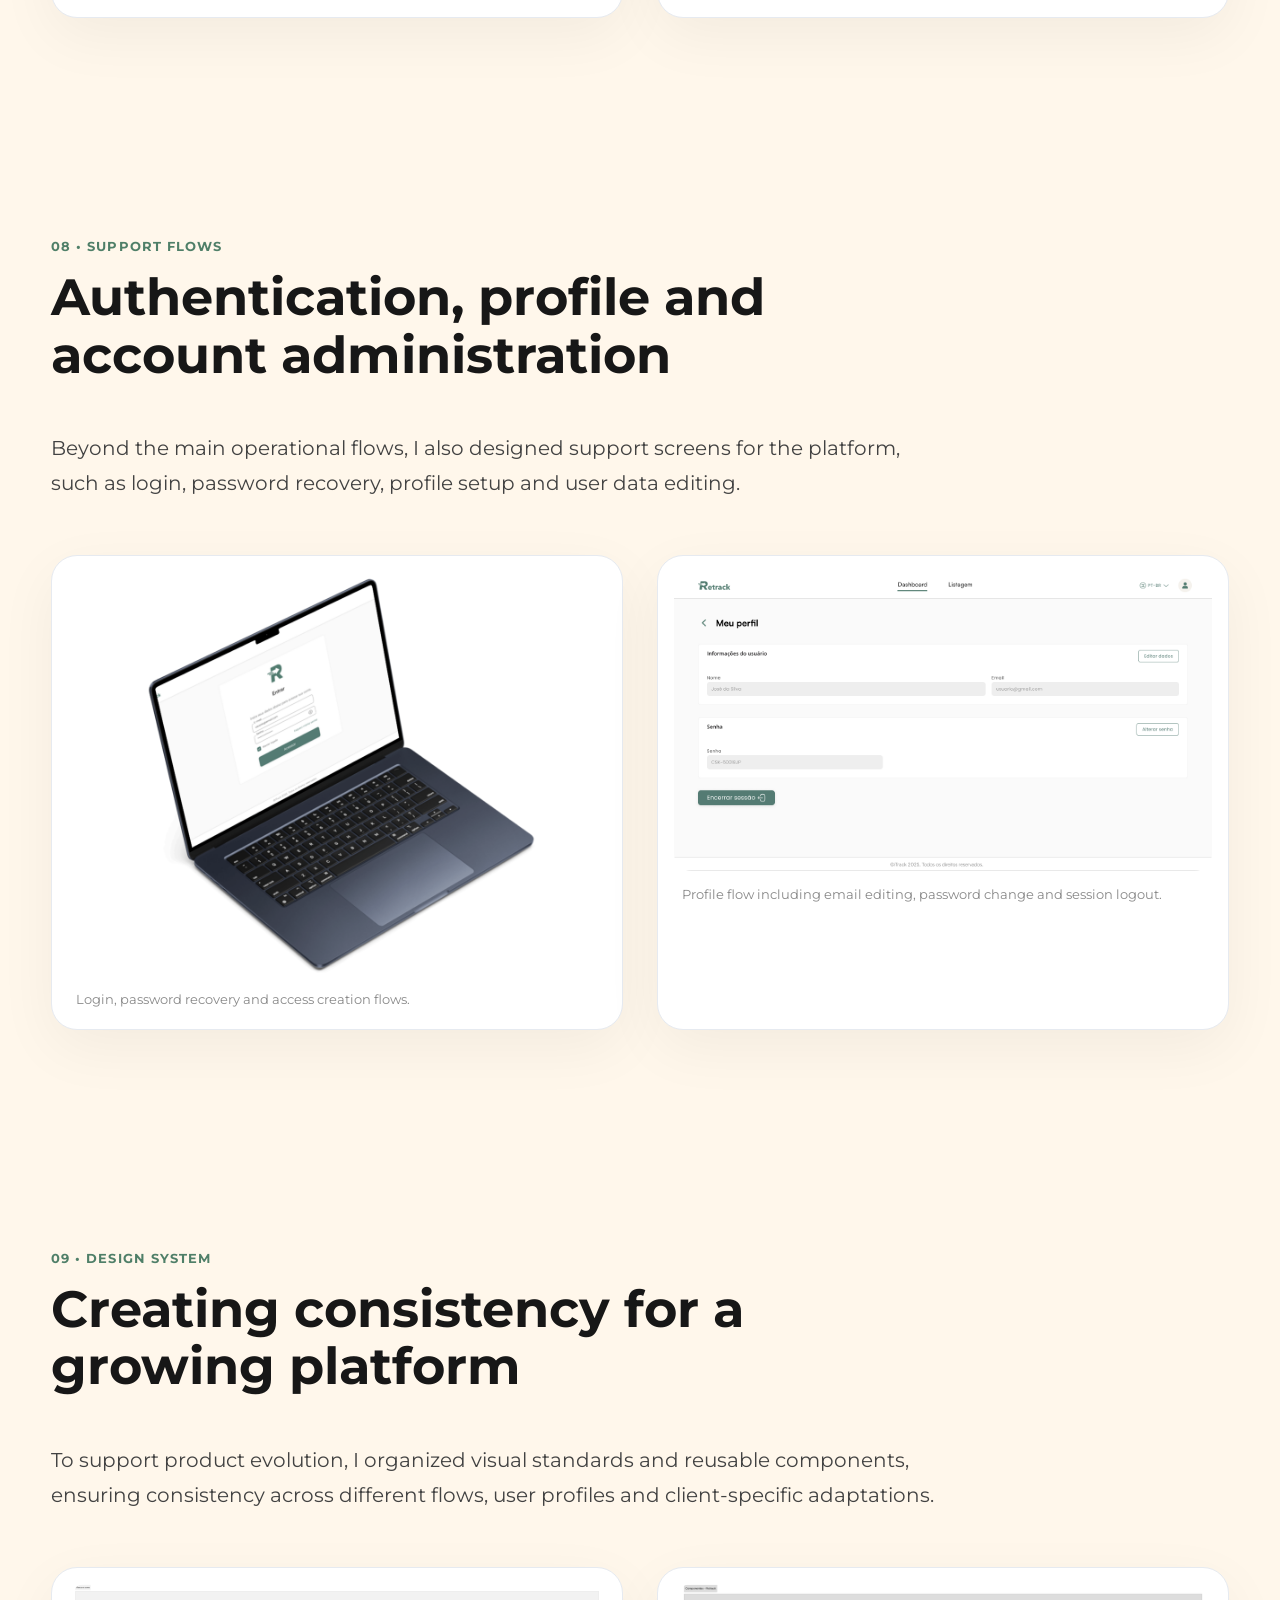
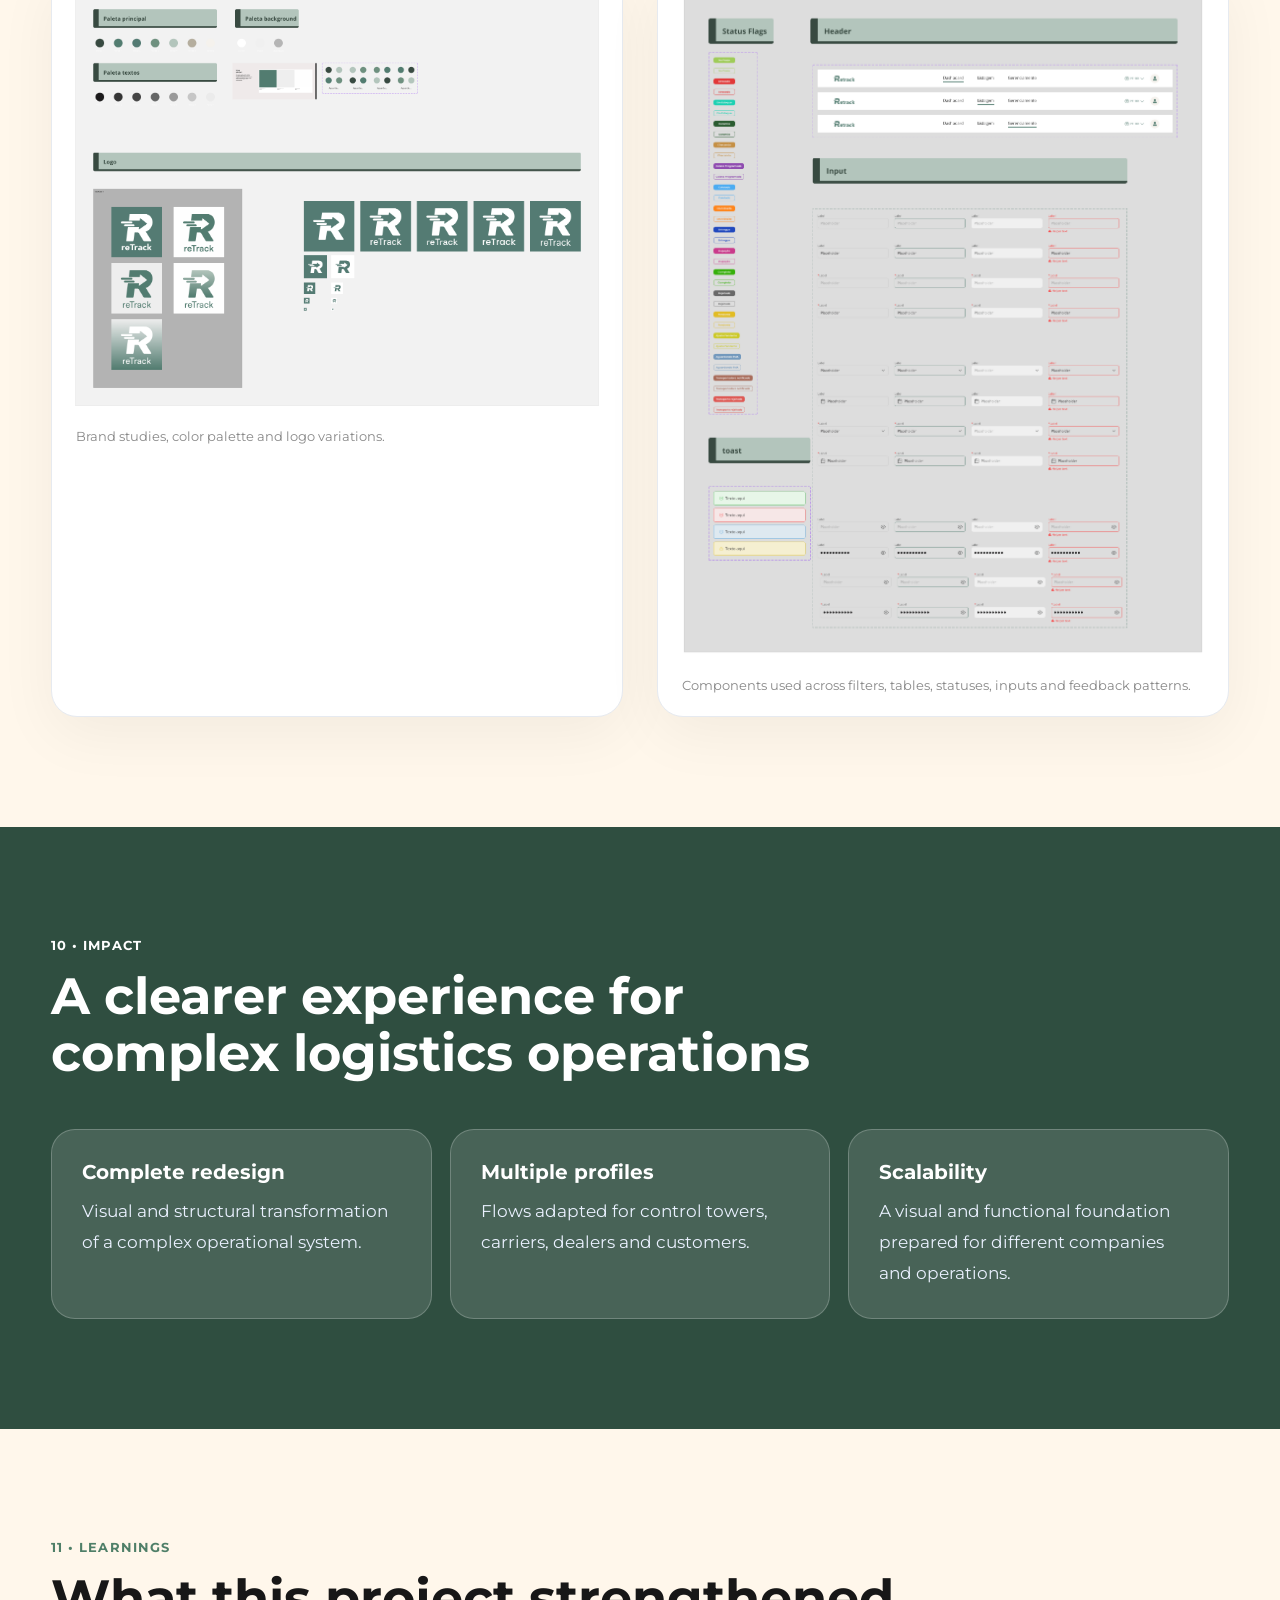
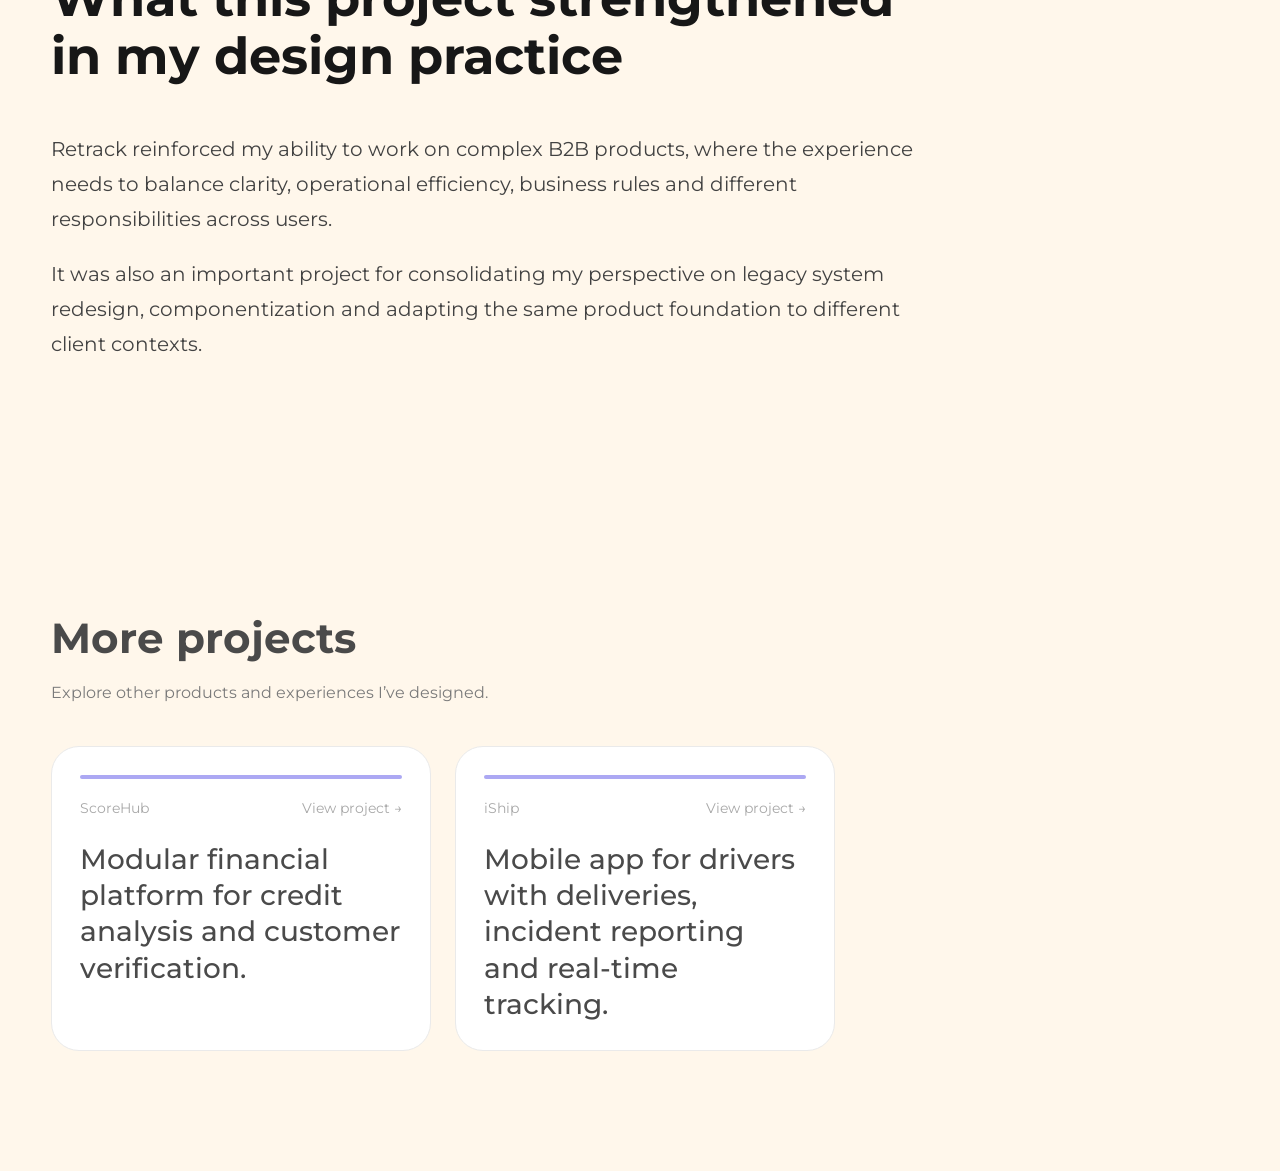
<file: en retrack.html>
<!DOCTYPE html>
<html lang="en">
<head>
  <meta charset="UTF-8">
  <meta name="viewport" content="width=device-width, initial-scale=1.0">

  <!-- FONT -->
  <link rel="preconnect" href="https://fonts.googleapis.com">
  <link rel="preconnect" href="https://fonts.gstatic.com" crossorigin>
  <link href="https://fonts.googleapis.com/css2?family=Montserrat:wght@300;400;500;600;700&display=swap" rel="stylesheet">

  <link rel="stylesheet" href="style.css?v=2026-11-25">
  <link rel="icon" type="image/png" href="Image/favicon.png">
  <title>Retrack | Case</title>
    <meta name="description" content="Product Design case study: redesign of Retrack, a SaaS platform for tracking assets in logistics operations.">
    <meta property="og:type" content="website">
    <meta property="og:title" content="Retrack | Case">
    <meta property="og:description" content="Product Design case study: redesign of Retrack, a SaaS platform for tracking assets in logistics operations.">
    <meta property="og:image" content="https://hilanalima.com/Image/retrack-hero.png">
    <meta property="og:url" content="https://hilanalima.com/en%20retrack.html">
    <meta name="twitter:card" content="summary_large_image">
</head>

<body>

<header>
  <div class="interface">
    <div class="logo">
      <a href="en index.html">
        <img src="Image/hilana lima.png" alt="Hilana Lima, home">
      </a>
    </div>

    <nav class="menu-desktop">
      <ul>
        <li><a href="en index.html">Home</a></li>
        <li><a href="en index.html#projetos">Projects</a></li>
        <li><a href="en sobre.html">About</a></li>
        <li><a href="cv/hilana-lima-resume-en.pdf?v=2026-11-25b" target="_blank">CV</a></li>

        <li>
          <div class="language-toggle">
            <a href="retrack.html">PT</a>
            <span class="active">EN</span>
          </div>
        </li>
      </ul>
    </nav>

    <div class="btn-contato">
      <a href="https://www.linkedin.com/in/hilanalima/" target="_blank" rel="noopener">
        <button>Contact</button>
      </a>
    </div>
  </div>
</header>

<main>

<!-- HERO -->
<section class="case-hero retrack-hero">
  <div class="interface">
    <span class="case-tag retrack-tag">Product Design • B2B SaaS • Logistics</span>

    <h1>Retrack</h1>

    <p>
      Redesign of a logistics platform for asset management, traceability
      and operational flow monitoring.
    </p>

        <div class="case-summary">
      <div>
        <h3>Problem</h3>
        <p>An old, hard-to-read system used by six different profiles and by clients with their own rules.</p>
      </div>
      <div>
        <h3>My role</h3>
        <p>I was the sole designer on the redesign: I audited the current system, mapped the flows and created the screens and design system.</p>
      </div>
      <div>
        <h3>Solution</h3>
        <p>Screens organized by profile, visual statuses for an asset's 13 states and filterable tables for large volumes of data.</p>
      </div>
      <div>
        <h3>Outcome</h3>
        <p>One shared base that adapts to clients such as AGCO, Brenntag and AssetShift.</p>
      </div>
    </div>

    <div class="hero-image-card retrack-card">
      <img src="Image/retrack-hero.png" alt="Retrack platform screens">
    </div>
  </div>
</section>

<!-- OVERVIEW -->
<section class="case-overview">
  <div class="interface">

    <div class="case-grid">

      <aside class="case-sidebar">

        <div class="case-info">
          <h4>My role</h4>
          <p>Product Design, UX Research, UI Design, Redesign, Design System</p>
        </div>

        <div class="case-info">
          <h4>Company</h4>
          <p>Esparta Tecnologia e Inovação, on a project for iTrack</p>
        </div>

        <div class="case-info">
          <h4>Timeline</h4>
          <p>2024 — 2025</p>
        </div>

        <div class="case-info">
          <h4>Team</h4>
          <p>Sole designer, working with stakeholders, engineering and business teams</p>
        </div>

        <div class="case-info">
          <h4>Tools</h4>
          <p>Figma, FigJam, Design System and prototyping</p>
        </div>

        <div class="case-info">
          <h4>Clients</h4>
          <p>AGCO, Brenntag and AssetShift</p>
        </div>

      </aside>

      <div class="case-content">
        <h2>Overview</h2>

        <p>
          Retrack is a digital solution developed by iTrack to support companies
          managing large volumes of assets in circulation, providing greater
          traceability, automation and operational control throughout the logistics chain.
        </p>

        <p>
          The project focused on redesigning a complex operational platform,
          making the experience clearer, more scalable and adaptable to different
          user profiles and client organizations.
        </p>

        <p>
          I worked on the platform redesign by analyzing the existing product,
          understanding operational workflows, mapping user needs, designing
          interfaces, creating reusable components and adapting the solution to
          different business contexts.
        </p>
      </div>

    </div>

  </div>
</section>

<!-- CONTEXT -->
<section class="case-section">
  <div class="interface">
    <div class="section-header retrack-header">
      <span>01 • Context</span>
      <h2>A logistics operation with multiple stakeholders, stages and responsibilities</h2>
    </div>

    <div class="two-columns">
      <div>
        <p>
          Managing asset flows involves different participants, such as control
          towers, carriers, dealers, customers and internal teams responsible
          for the operation.
        </p>

        <p>
          Each user profile needed to access specific information, perform actions
          at different moments and track asset status throughout the journey.
        </p>
      </div>

      <div class="highlight-box retrack-highlight">
        <h3>The challenge</h3>
        <p>
          Structuring a highly complex operational system without making the
          experience overwhelming, confusing or dependent on constant support.
        </p>
      </div>
    </div>
  </div>
</section>

<!-- BEFORE -->
<section class="case-section soft-bg">
  <div class="interface">
    <div class="section-header retrack-header">
      <span>02 • Before the redesign</span>
      <h2>Identifying opportunities to improve the existing experience</h2>
    </div>

    <p class="large-text">
      The previous platform already supported important operational processes,
      but presented challenges related to visual organization, hierarchy,
      scanability and consistency across screens.
    </p>

    <div class="case-image spacing-top">
      <img loading="lazy" decoding="async" src="Image/retrack-sistema-antigo.png" alt="System before the redesign">
      <p>Existing interface used as the starting point for analysis and redesign.</p>
    </div>
  </div>
</section>

<!-- MY ROLE -->
<section class="case-section">
  <div class="interface">
    <div class="section-header retrack-header">
      <span>03 • My Role</span>
      <h2>From understanding the operation to building the new experience</h2>
    </div>

    <p class="large-text">
      My work involved understanding business rules, operational workflows
      and user needs to transform this context into a more intuitive and
      scalable platform.
    </p>

    <div class="responsibilities-grid retrack-responsibilities">
      <div>Market research</div>
      <div>Stakeholder meetings</div>
      <div>Legacy system analysis</div>
      <div>Workflow mapping</div>
      <div>Interface redesign</div>
      <div>Componentization</div>
      <div>Design System</div>
      <div>Client customization</div>
      <div>Developer handoff</div>
    </div>
  </div>
</section>

<!-- USER PROFILES -->
<section class="case-section soft-bg">
  <div class="interface">
    <div class="section-header retrack-header">
      <span>04 • User Profiles</span>
      <h2>Designing for different roles within the operation</h2>
    </div>

    <p class="large-text">
      One of the key decisions was structuring the experience around the roles
      involved in the logistics chain. Each profile has different goals,
      permissions and responsibilities within the flow.
    </p>

    <div class="modules-grid retrack-modules">
      <div>Control Tower</div>
      <div>Carrier</div>
      <div>Dealer</div>
      <div>Customer</div>
      <div>Asset Owner</div>
      <div>Administration</div>
    </div>

    <div class="case-image spacing-top">
      <img loading="lazy" decoding="async" src="Image/retrack-acesso-vinculados.png" alt="Linked access flow">
      <p>Access mapping for user profiles linked to the operation.</p>
    </div>
  </div>
</section>

<!-- FLOWS -->
<section class="case-section">
  <div class="interface">
    <div class="section-header retrack-header">
      <span>05 • Operational Flows</span>
      <h2>Organizing a journey with multiple statuses and scenarios</h2>
    </div>

    <div class="two-columns">
      <div>
        <p>
          The operation needed to support several asset statuses, such as
          on time, arriving, pending adjustments, scheduled pickup, collected,
          in transit, delivered, inspection, completed, delayed, in stock,
          rejected and warranty.
        </p>

        <p>
          The redesign organized these statuses into a consistent visual logic,
          allowing users to quickly understand the current stage of the operation
          and the available actions.
        </p>
      </div>

      <div class="highlight-box retrack-highlight">
        <h3>Design decision</h3>
        <p>
          I used colors, filters, tabs, tables and visual states to improve
          quick scanning and decision-making in complex operational scenarios.
        </p>
      </div>
    </div>

    <div class="case-image spacing-top">
      <img loading="lazy" decoding="async" src="Image/retrack-fluxo-torre.png" alt="Control Tower flow">
      <p>Control Tower workflow for asset management and operational actions.</p>
    </div>

    <div class="image-grid spacing-top">
      <div class="case-image">
        <img loading="lazy" decoding="async" src="Image/retrack-fluxo-transportadora.png" alt="Carrier flow">
        <p>Carrier workflow, including approval, pickup and delivery stages.</p>
      </div>

      <div class="case-image">
        <img loading="lazy" decoding="async" src="Image/retrack-fluxo-concessionario.png" alt="Dealer flow">
        <p>Dealer workflow, including asset return and tracking.</p>
      </div>
    </div>
  </div>
</section>

<!-- CLIENT CUSTOMIZATION -->
<section class="case-section soft-bg">
  <div class="interface">
    <div class="section-header retrack-header">
      <span>06 • Client Customization</span>
      <h2>A flexible platform for different operations</h2>
    </div>

    <p class="large-text">
      Retrack was adapted for different client companies, including AGCO,
      Brenntag and AssetShift. Each operation had specific data structures,
      terminology, steps and responsibilities.
    </p>

    <p class="large-text">
      In Brenntag's case, for example, it was necessary to understand information
      coming from support spreadsheets, such as asset type, code, order, invoice,
      quantity, customer, return data and documents involved in the process.
    </p>

    <div class="case-image spacing-top">
      <img loading="lazy" decoding="async" src="Image/retrack-fluxo-geral.png" alt="Retrack general flow">
      <p>Overview of the platform flow and its client-specific adaptations.</p>
    </div>
  </div>
</section>

<!-- FINAL INTERFACE -->
<section class="case-section">
  <div class="interface">
    <div class="section-header retrack-header">
      <span>07 • Final Interface</span>
      <h2>More clarity for tracking data, statuses and actions</h2>
    </div>

    <p class="large-text">
      The interface was redesigned to improve the readability of large volumes
      of information, simplify filtering by status and make actions more
      accessible for each user profile.
    </p>

    <div class="image-grid spacing-top">
      <div class="case-image">
        <img loading="lazy" decoding="async" src="Image/retrack-dashboard.png" alt="Retrack dashboard">
        <p>Dashboard with an overview of assets and operational status.</p>
      </div>

      <div class="case-image">
        <img loading="lazy" decoding="async" src="Image/retrack-listagem.png" alt="Retrack list view">
        <p>List view with filters, status tags and tracking actions.</p>
      </div>
    </div>
  </div>
</section>

<!-- SUPPORT -->
<section class="case-section soft-bg">
  <div class="interface">
    <div class="section-header retrack-header">
      <span>08 • Support Flows</span>
      <h2>Authentication, profile and account administration</h2>
    </div>

    <p class="large-text">
      Beyond the main operational flows, I also designed support screens for
      the platform, such as login, password recovery, profile setup and user
      data editing.
    </p>

    <div class="image-grid spacing-top">
      <div class="case-image">
        <img loading="lazy" decoding="async" src="Image/retrack-login.png" alt="Retrack login flow">
        <p>Login, password recovery and access creation flows.</p>
      </div>

      <div class="case-image">
        <img loading="lazy" decoding="async" src="Image/retrack-perfil.png" alt="Retrack profile flow">
        <p>Profile flow including email editing, password change and session logout.</p>
      </div>
    </div>
  </div>
</section>

<!-- DESIGN SYSTEM -->
<section class="case-section">
  <div class="interface">
    <div class="section-header retrack-header">
      <span>09 • Design System</span>
      <h2>Creating consistency for a growing platform</h2>
    </div>

    <p class="large-text">
      To support product evolution, I organized visual standards and reusable
      components, ensuring consistency across different flows, user profiles
      and client-specific adaptations.
    </p>

    <div class="image-grid spacing-top">
      <div class="case-image">
        <img loading="lazy" decoding="async" src="Image/retrack-marca-cores.png" alt="Retrack brand and colors">
        <p>Brand studies, color palette and logo variations.</p>
      </div>

      <div class="case-image">
        <img loading="lazy" decoding="async" src="Image/retrack-componentes.png" alt="Retrack components">
        <p>Components used across filters, tables, statuses, inputs and feedback patterns.</p>
      </div>
    </div>
  </div>
</section>

<!-- IMPACT -->
<section class="case-section impact-section retrack-impact">
  <div class="interface">
    <div class="section-header">
      <span>10 • Impact</span>
      <h2>A clearer experience for complex logistics operations</h2>
    </div>

    <div class="impact-grid">
      <div>
        <strong>Complete redesign</strong>
        <p>Visual and structural transformation of a complex operational system.</p>
      </div>

      <div>
        <strong>Multiple profiles</strong>
        <p>Flows adapted for control towers, carriers, dealers and customers.</p>
      </div>

      <div>
        <strong>Scalability</strong>
        <p>A visual and functional foundation prepared for different companies and operations.</p>
      </div>
    </div>
  </div>
</section>

<!-- LEARNINGS -->
<section class="case-section">
  <div class="interface">
    <div class="section-header retrack-header">
      <span>11 • Learnings</span>
      <h2>What this project strengthened in my design practice</h2>
    </div>

    <p class="large-text">
      Retrack reinforced my ability to work on complex B2B products, where the
      experience needs to balance clarity, operational efficiency, business rules
      and different responsibilities across users.
    </p>

    <p class="large-text">
      It was also an important project for consolidating my perspective on legacy
      system redesign, componentization and adapting the same product foundation
      to different client contexts.
    </p>
  </div>
</section>

<!-- MORE PROJECTS -->
<section class="outros-projetos">
  <div class="interface">

    <h2>More projects</h2>

    <p class="outros-projetos-subtitle">
      Explore other products and experiences I’ve designed.
    </p>

    <div class="outros-cards-projetos">

      <a href="en scorehub.html" class="outro-card-projeto">
        <div class="outro-card-topo">
          <span>ScoreHub</span>
          <span>View project →</span>
        </div>

        <h3>
          Modular financial platform for credit analysis and customer verification.
        </h3>
      </a>

      <a href="en iship.html" class="outro-card-projeto">

        <div class="outro-card-topo">
          <span>iShip</span>
          <span>View project →</span>
        </div>

        <h3>
          Mobile app for drivers with deliveries, incident reporting and real-time tracking.
        </h3>

      </a>

    </div>

  </div>
</section>

</main>

<a href="#" class="back-to-top">
  ↑
</a>

</body>
</html>
</file>
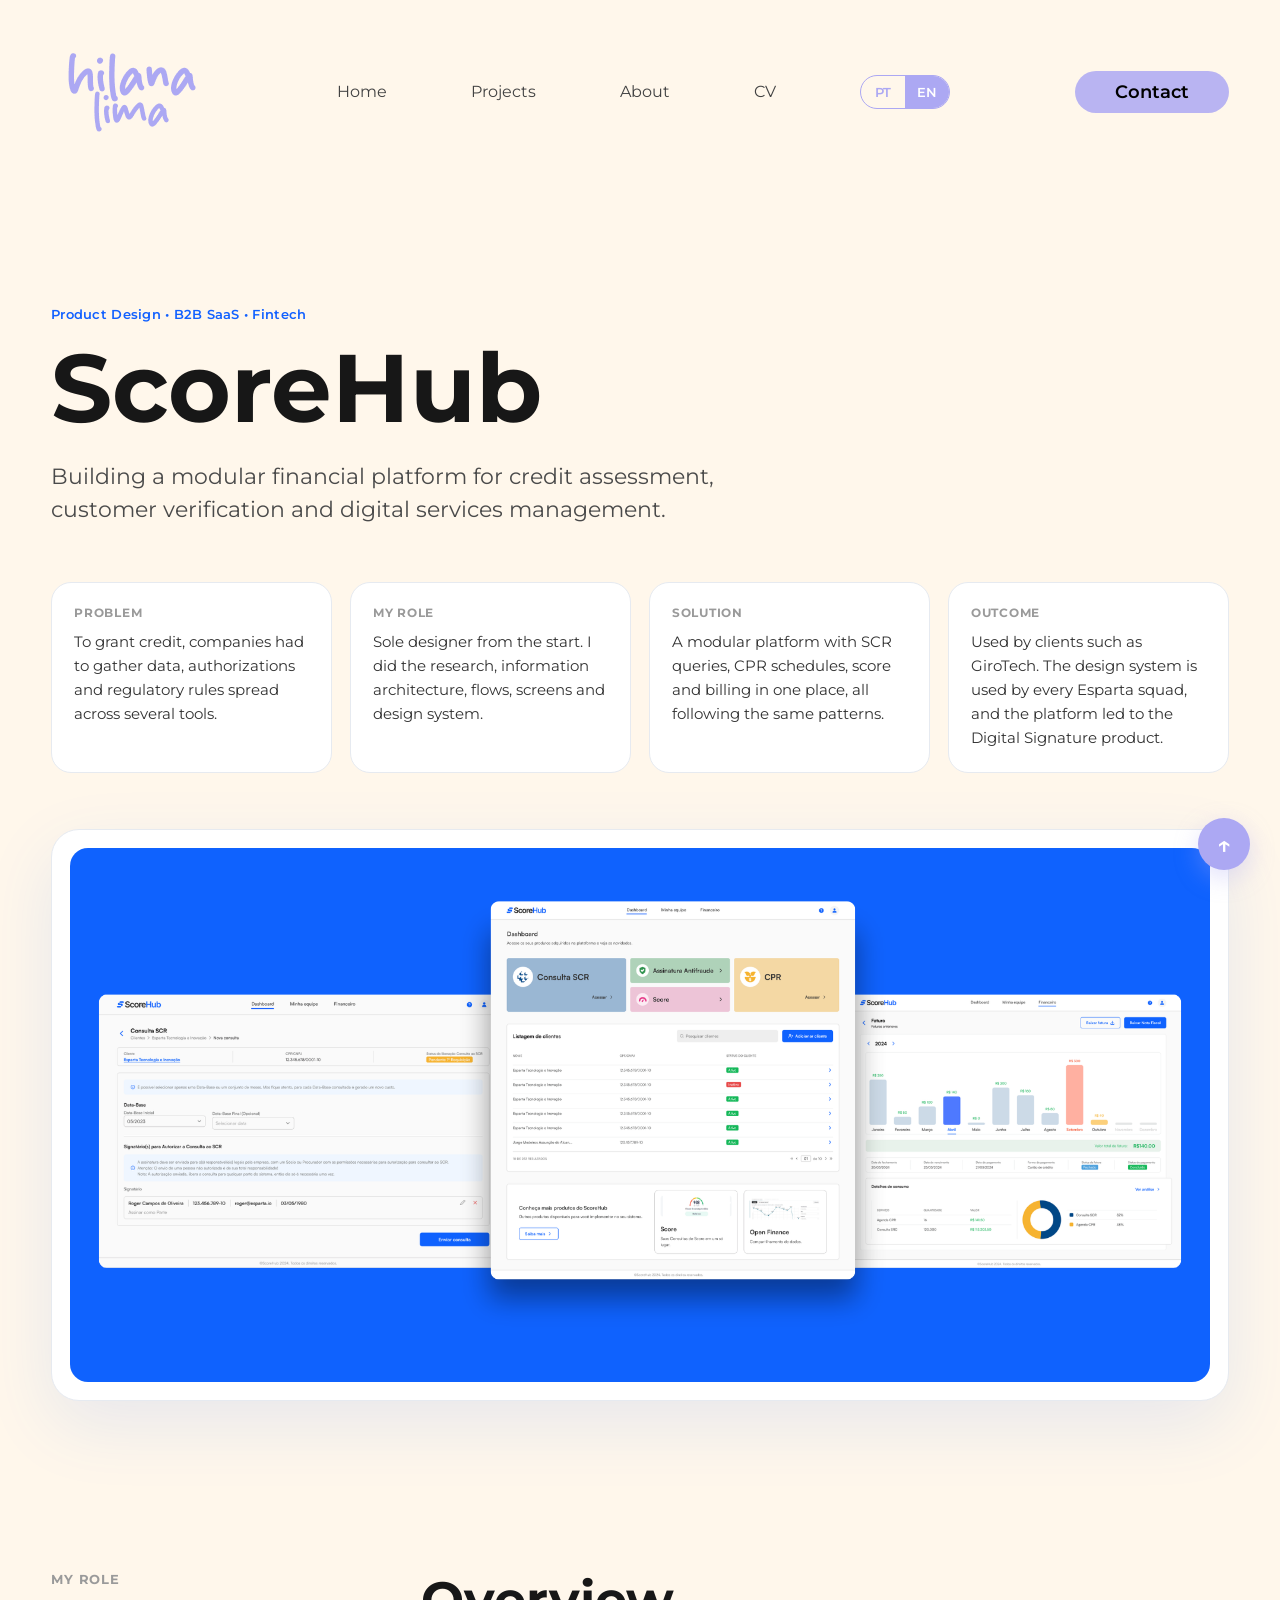
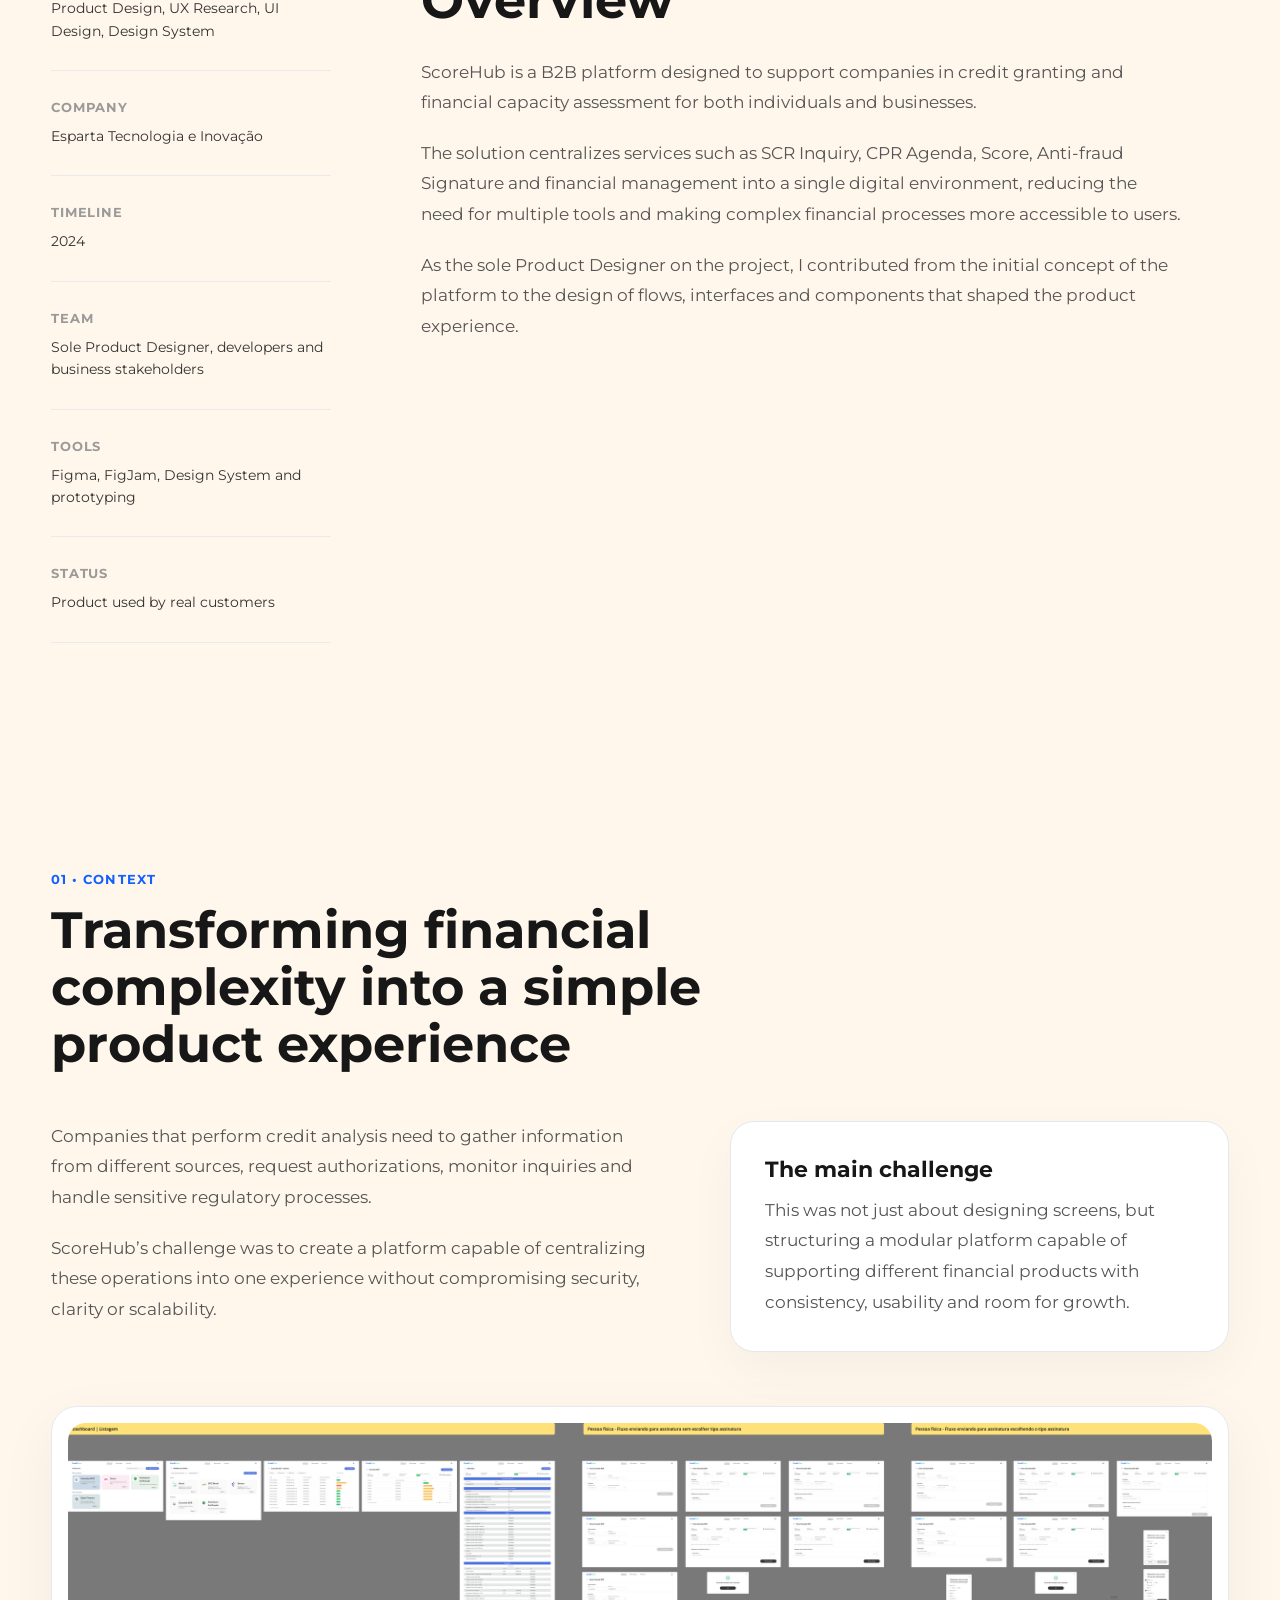
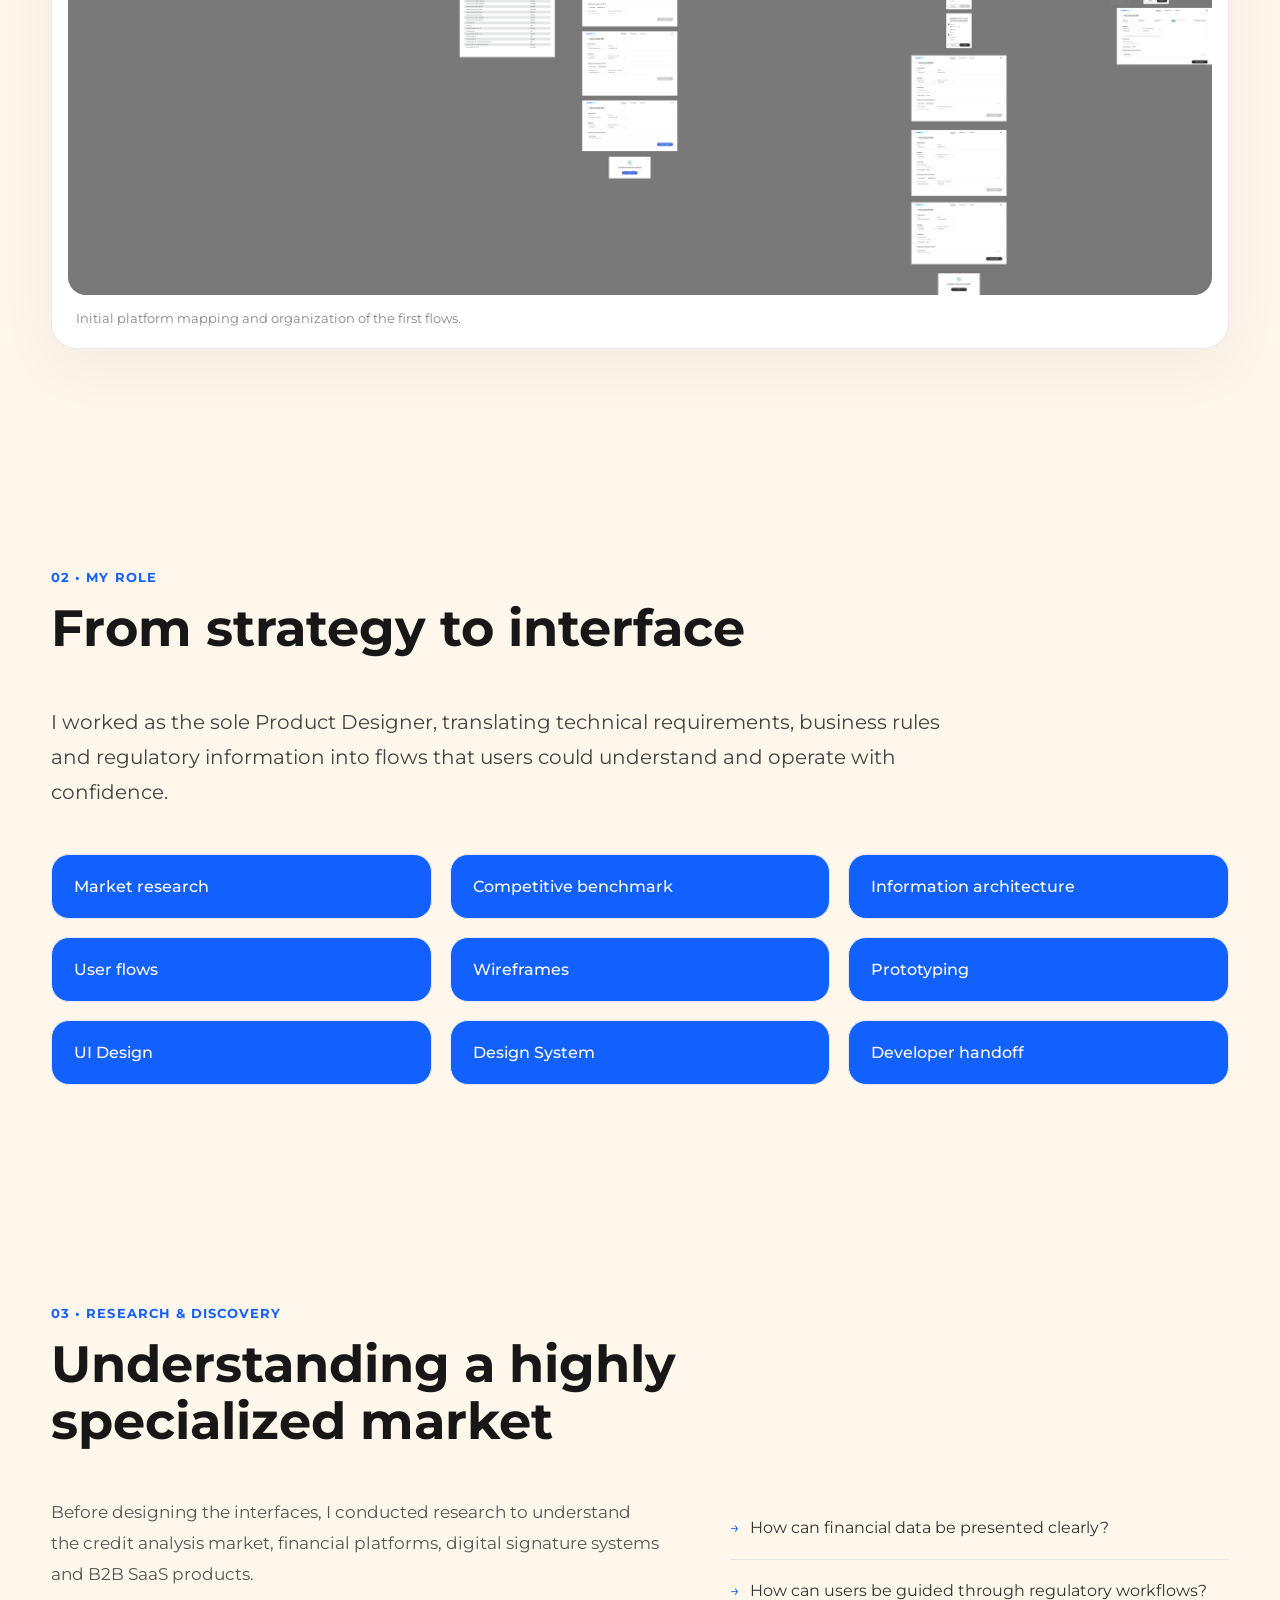
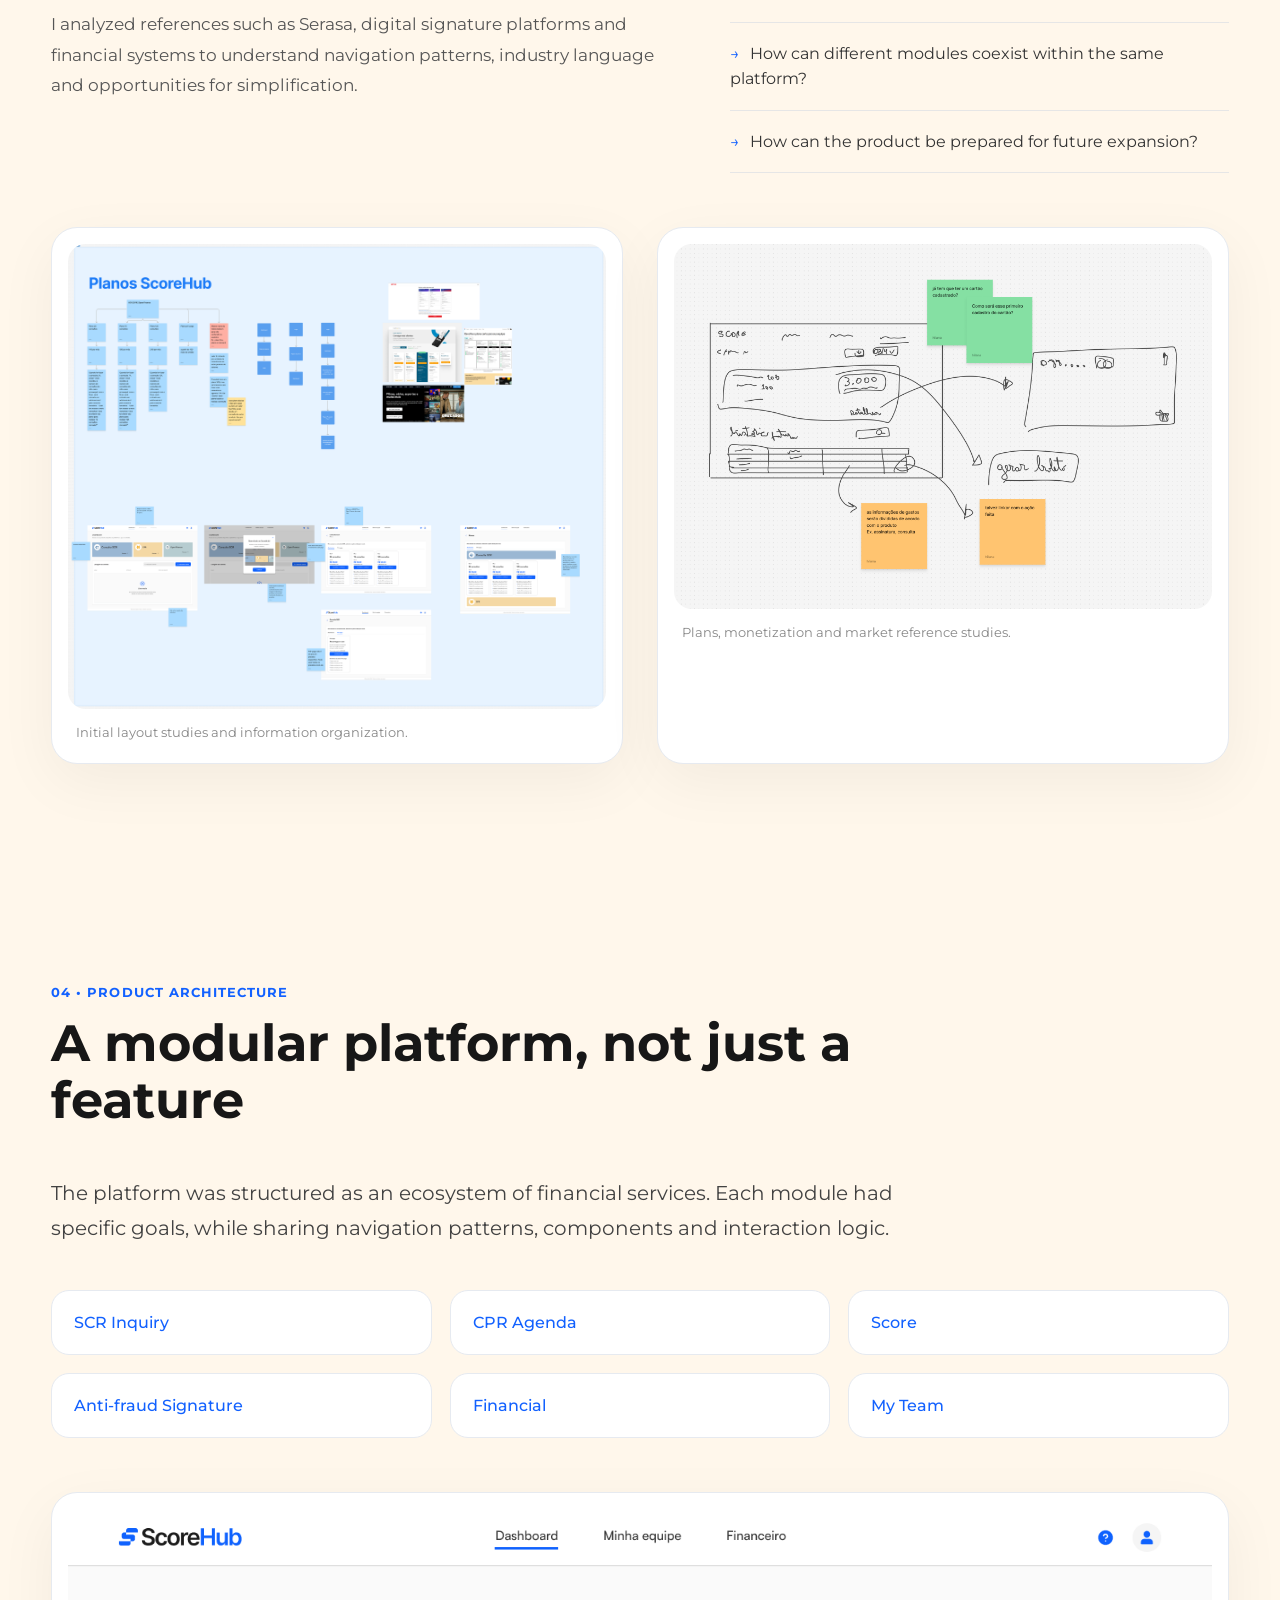
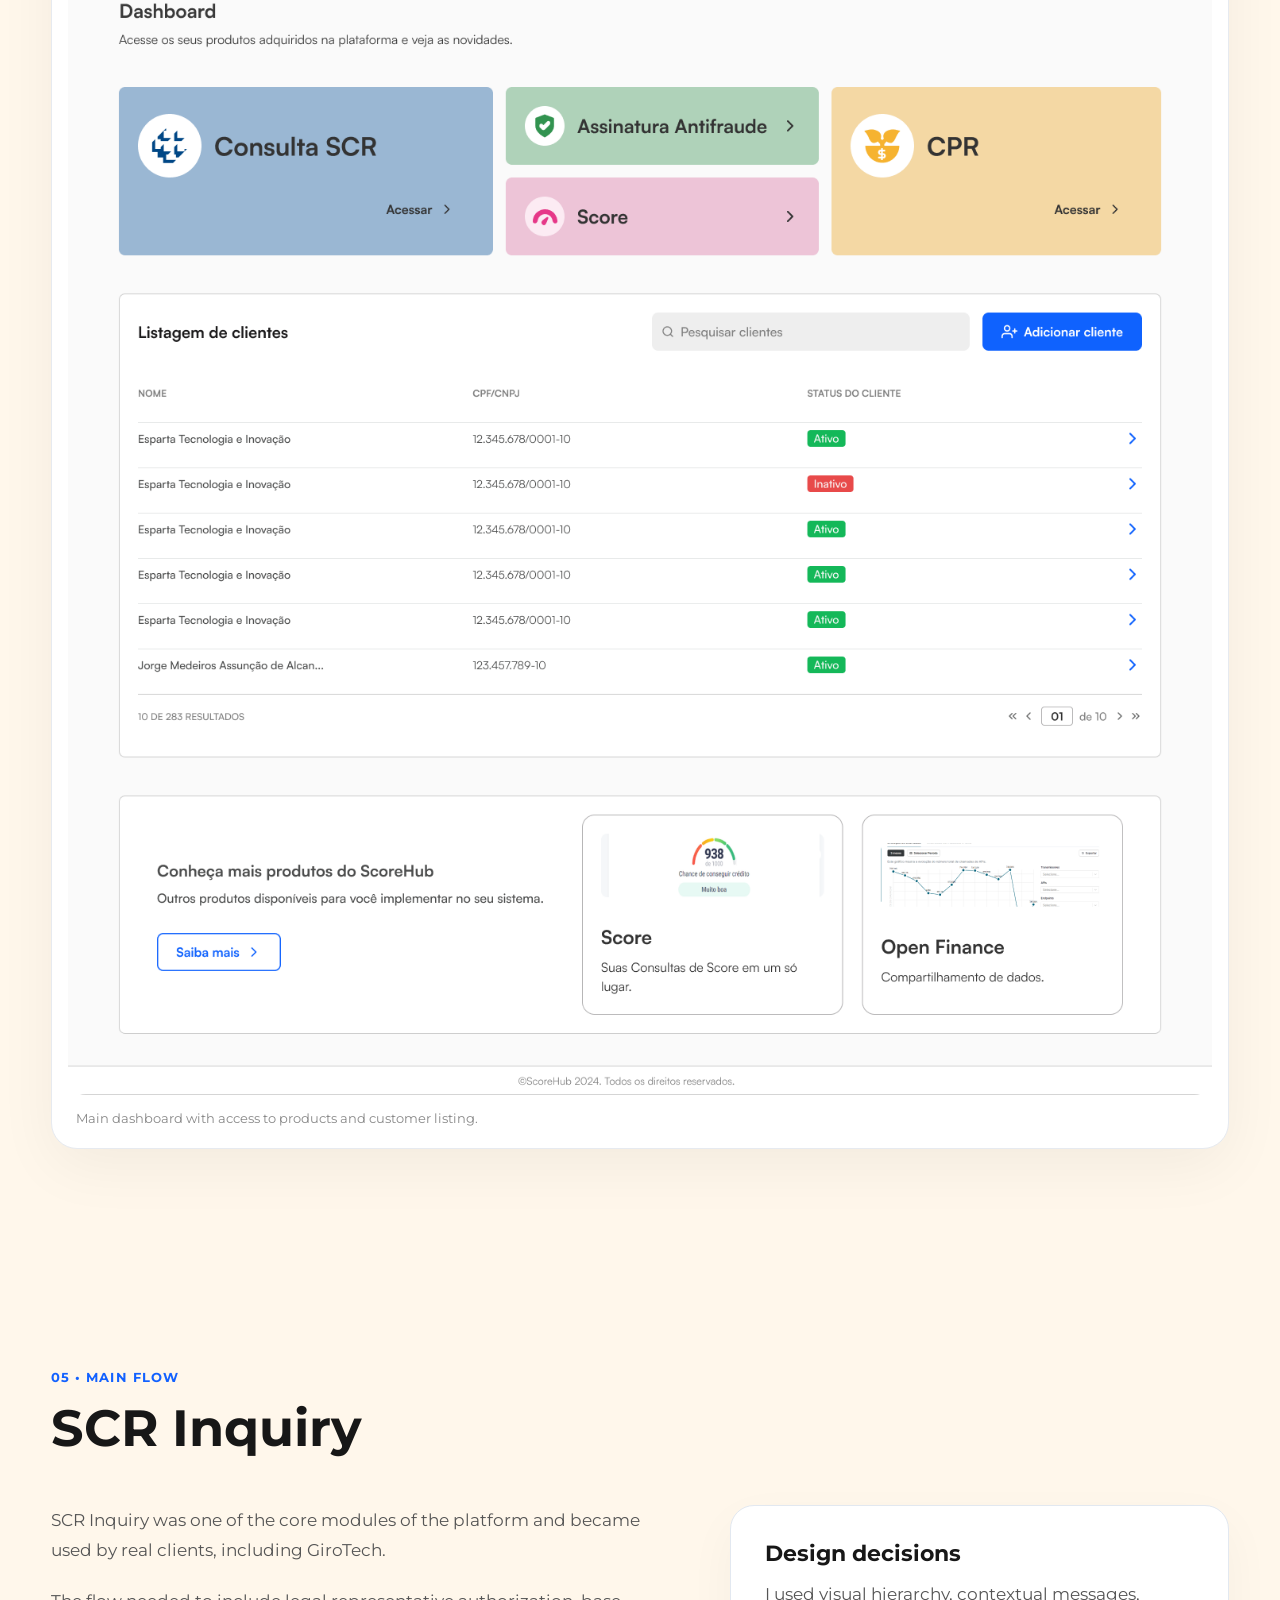
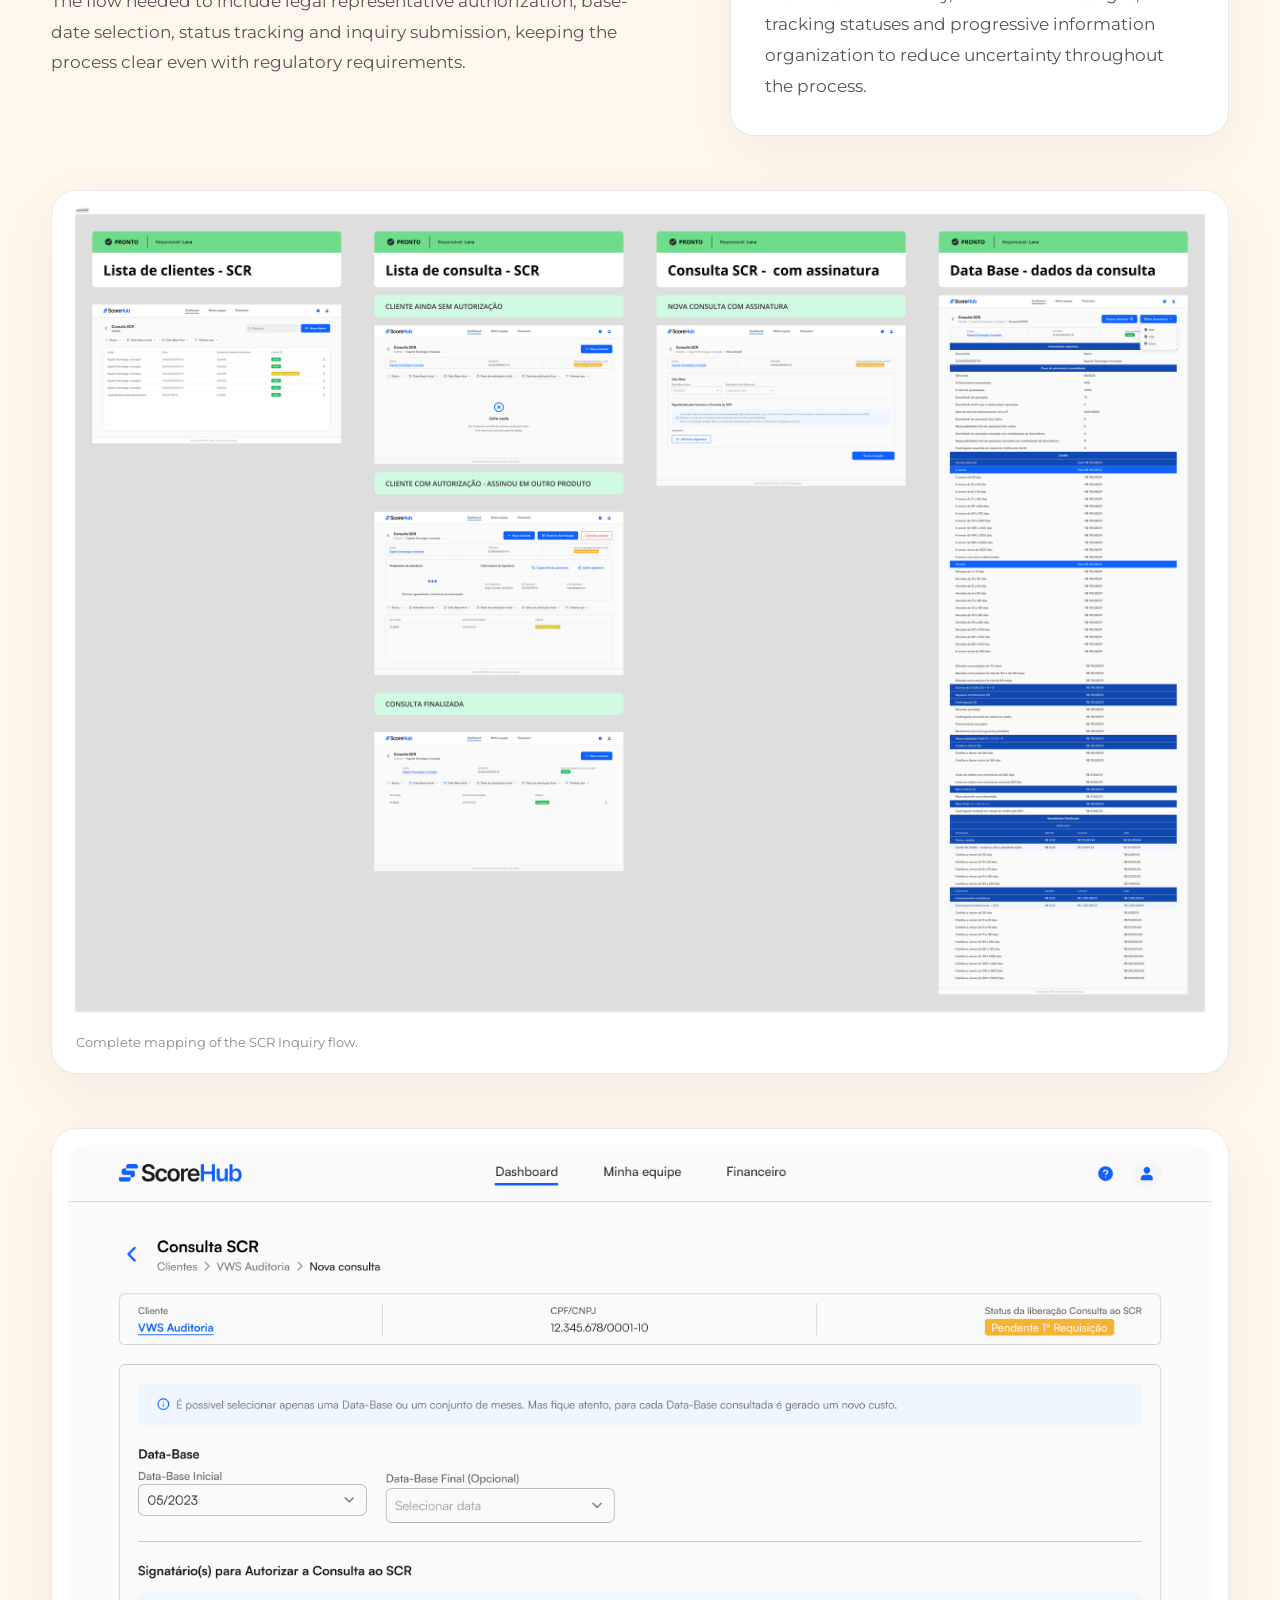
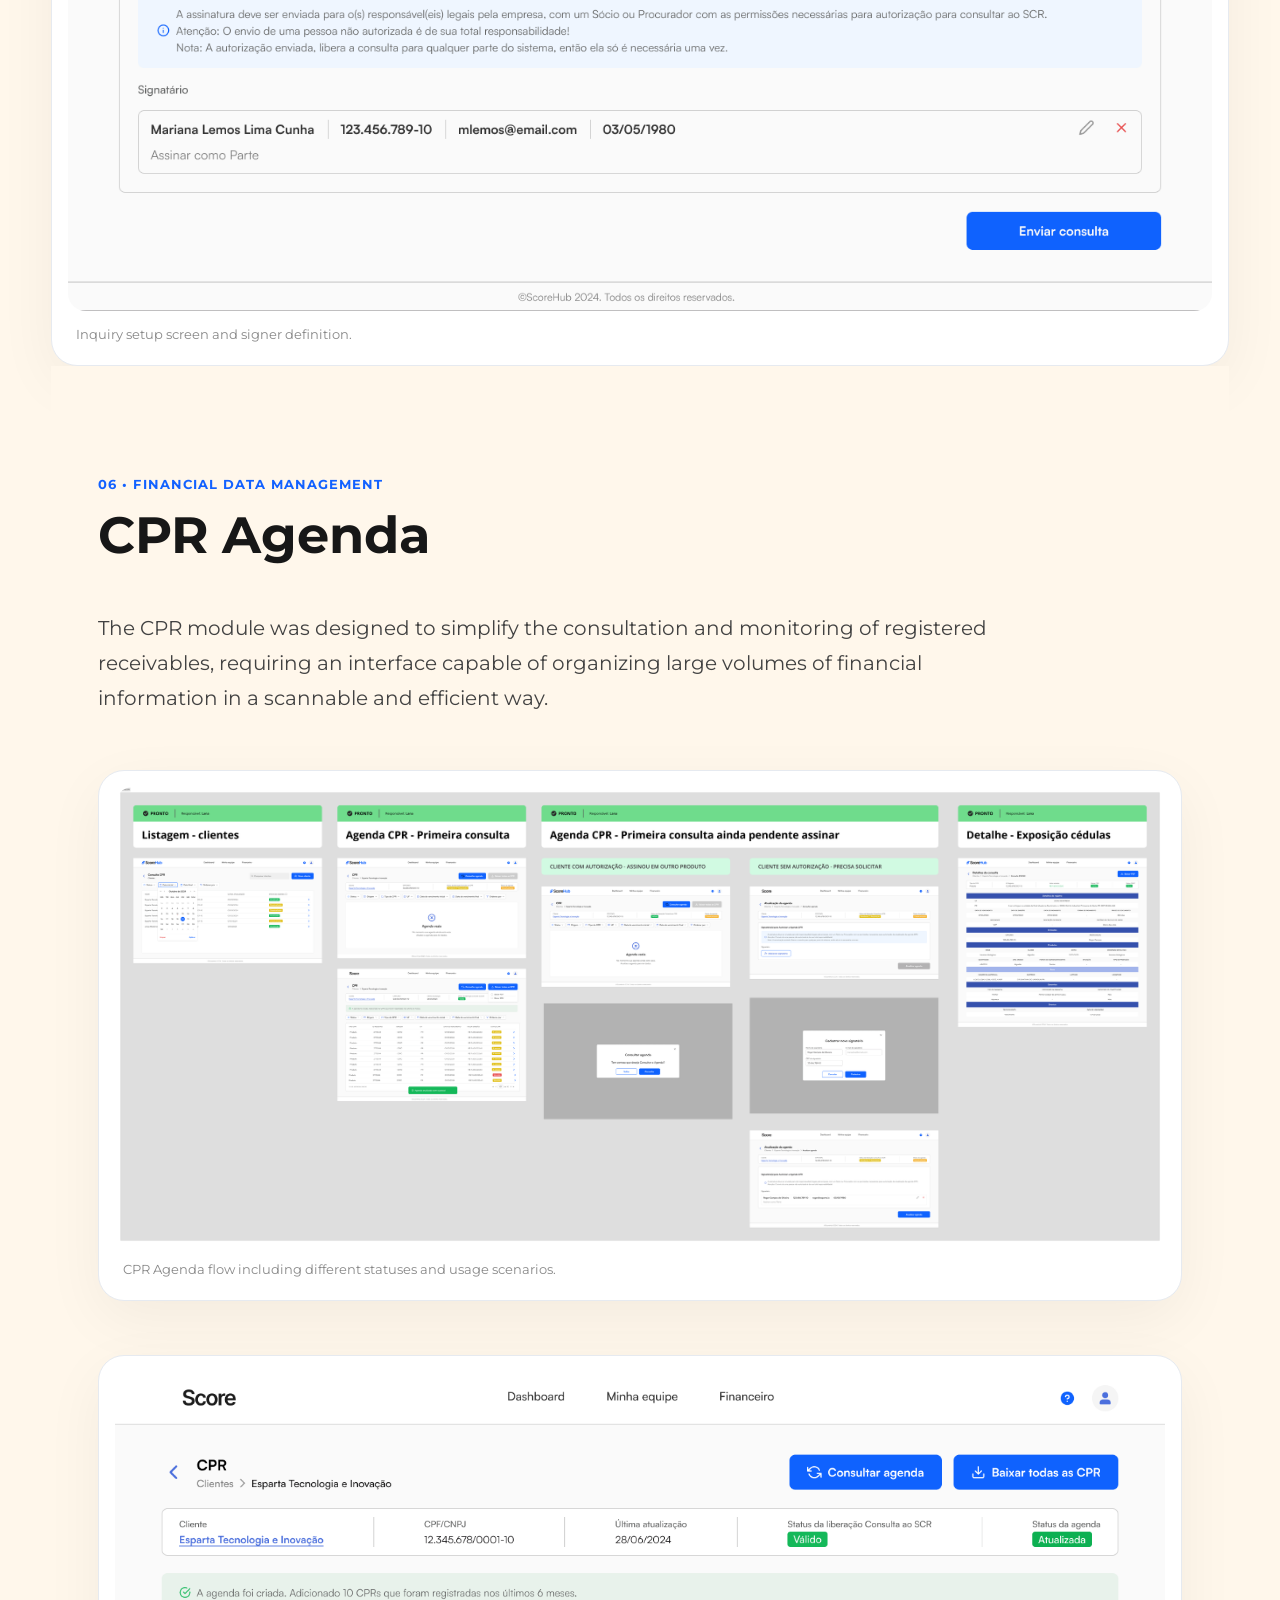
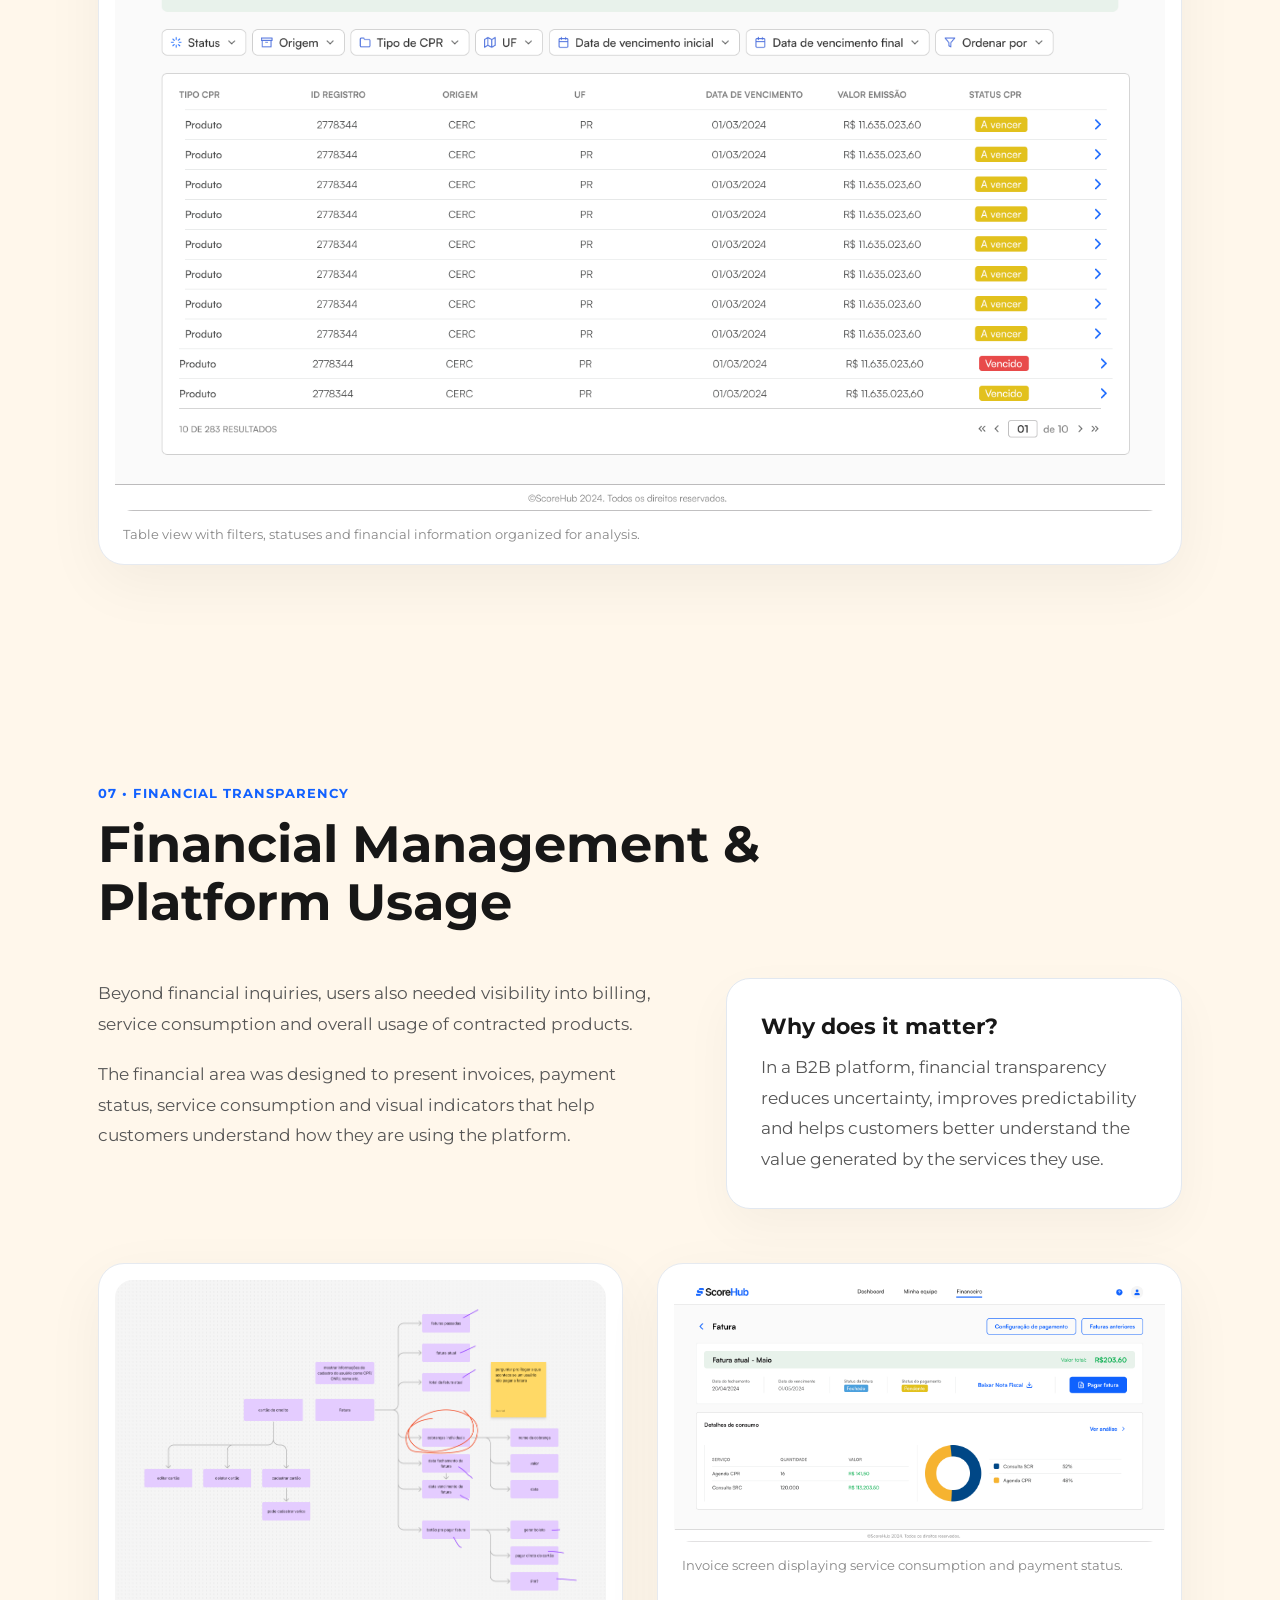
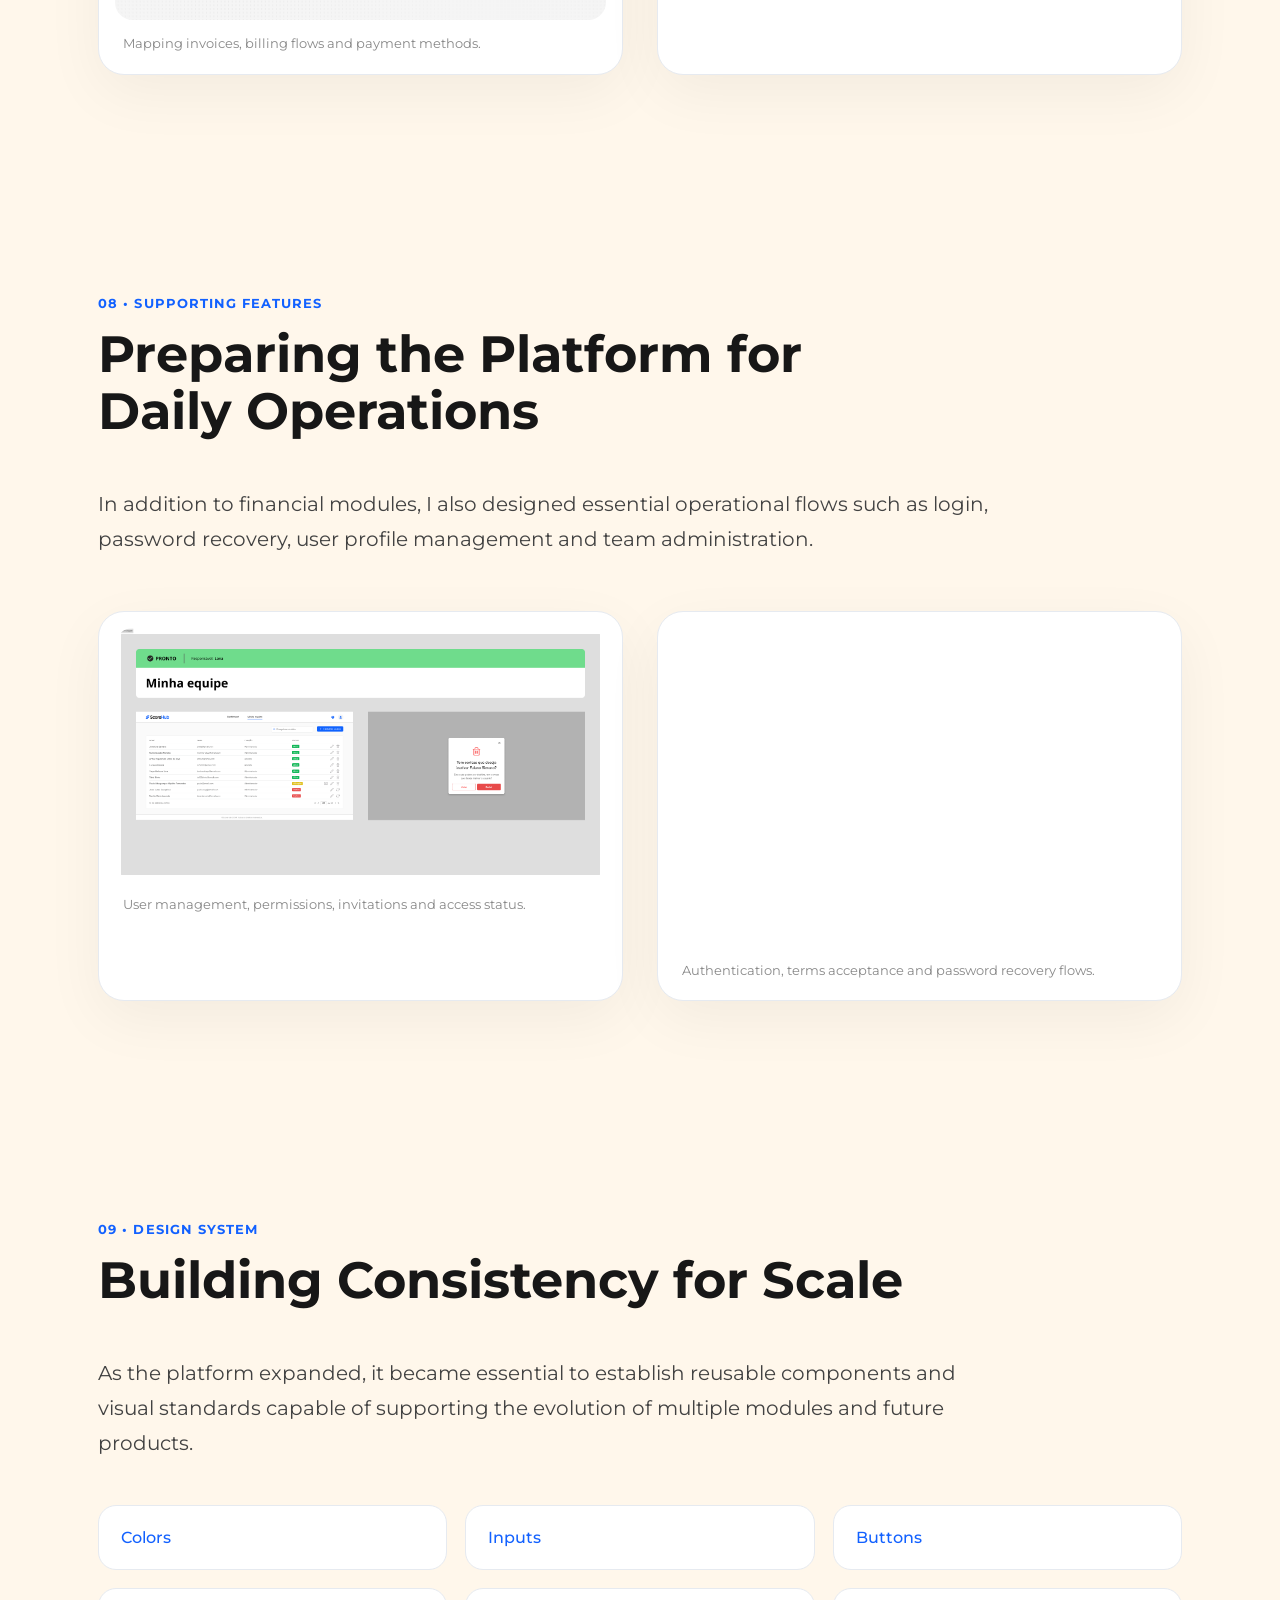
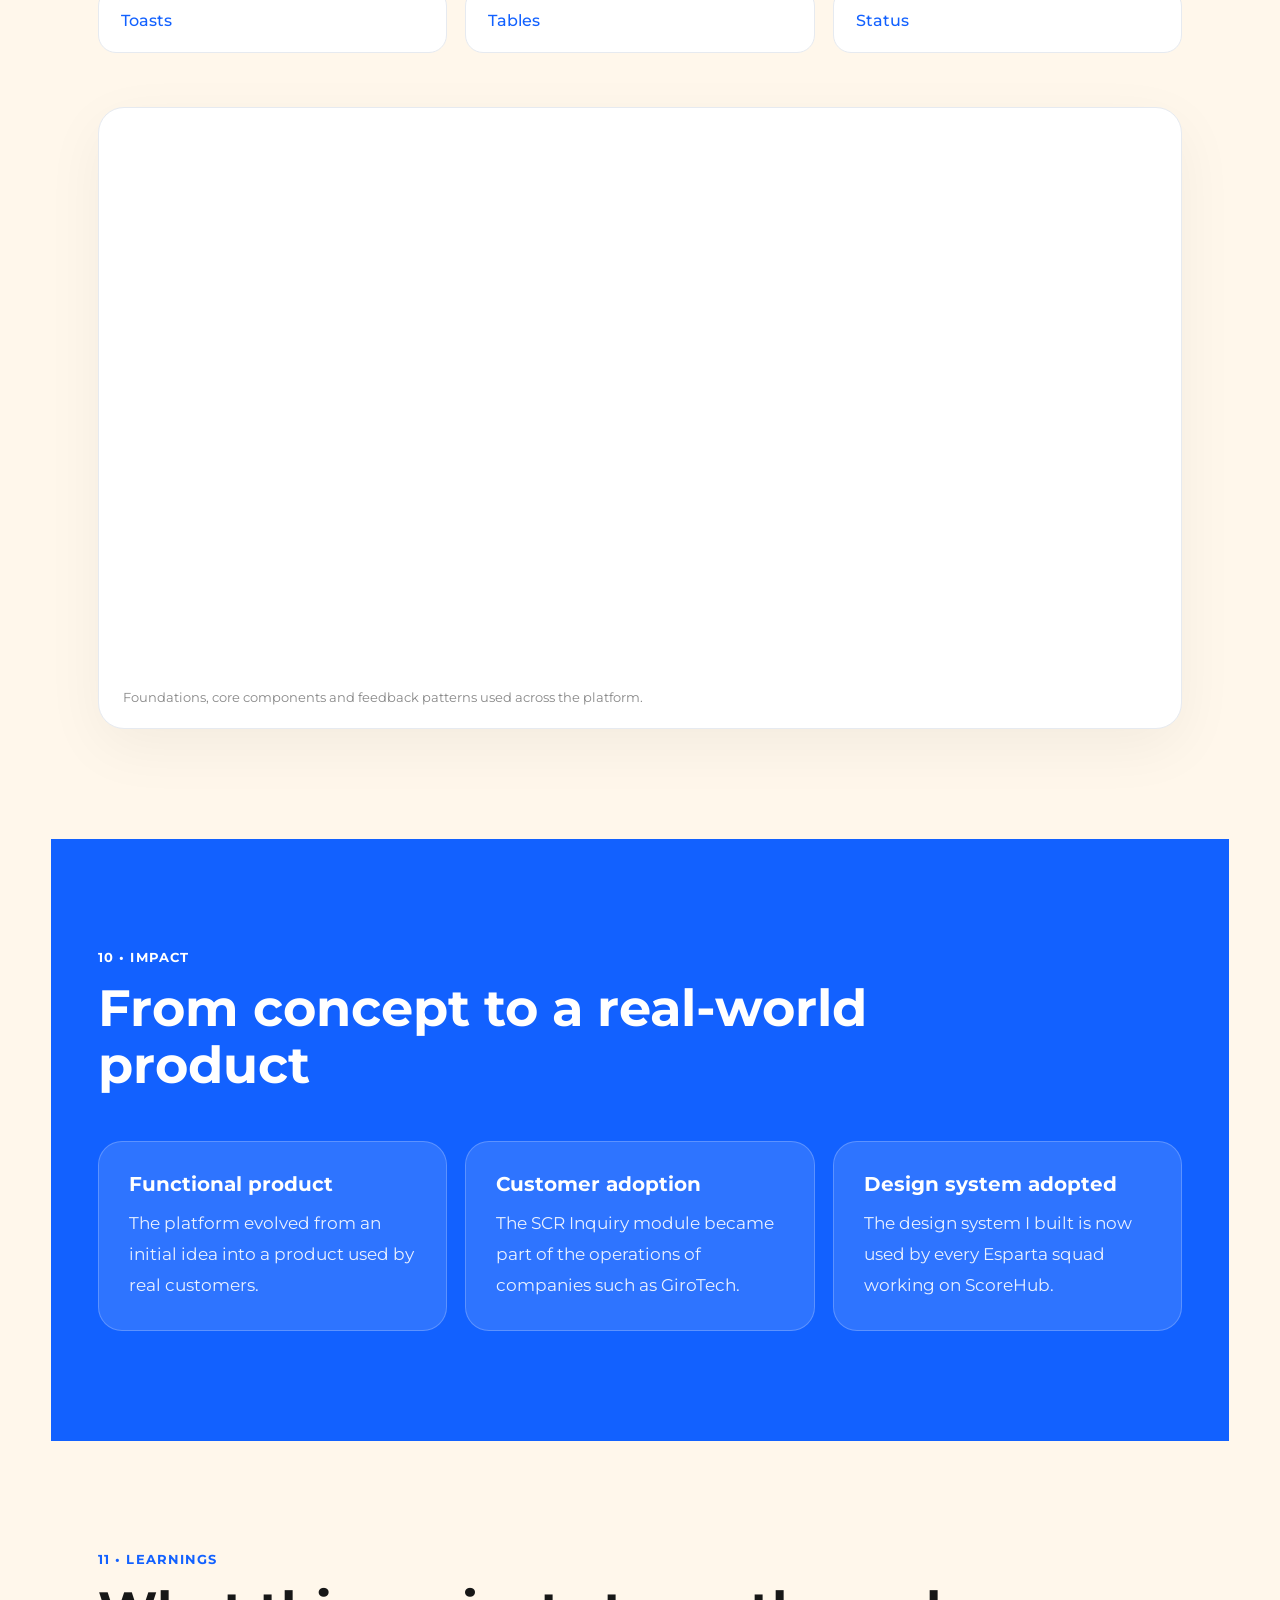
<file: en scorehub.html>
<!DOCTYPE html>
<html lang="en">
<head>
  <meta charset="UTF-8">
  <meta name="viewport" content="width=device-width, initial-scale=1.0">

  <!-- FONT -->
  <link rel="preconnect" href="https://fonts.googleapis.com">
  <link rel="preconnect" href="https://fonts.gstatic.com" crossorigin>
  <link href="https://fonts.googleapis.com/css2?family=Montserrat:wght@300;400;500;600;700&display=swap" rel="stylesheet">

  <link rel="stylesheet" href="style.css?v=2026-11-25">
  <link rel="icon" type="image/png" href="Image/favicon.png">
  <title>ScoreHub | Case</title>
    <meta name="description" content="Product Design case study: ScoreHub, a modular platform for credit analysis and regulatory checks.">
    <meta property="og:type" content="website">
    <meta property="og:title" content="ScoreHub | Case">
    <meta property="og:description" content="Product Design case study: ScoreHub, a modular platform for credit analysis and regulatory checks.">
    <meta property="og:image" content="https://hilanalima.com/Image/scorehub-hero.png.png">
    <meta property="og:url" content="https://hilanalima.com/en%20scorehub.html">
    <meta name="twitter:card" content="summary_large_image">
</head>

<body>

<header>
  <div class="interface">
    <div class="logo">
      <a href="en index.html">
        <img src="Image/hilana lima.png" alt="Hilana Lima, home">
      </a>
    </div>

    <nav class="menu-desktop">
      <ul>
        <li><a href="en index.html">Home</a></li>
        <li><a href="en index.html#projetos">Projects</a></li>
        <li><a href="en sobre.html">About</a></li>
        <li><a href="cv/hilana-lima-resume-en.pdf?v=2026-11-25b" target="_blank">CV</a></li>

        <li>
          <div class="language-toggle">
            <a href="scorehub.html">PT</a>
            <span class="active">EN</span>
          </div>
        </li>
      </ul>
    </nav>

    <div class="btn-contato">
      <a href="https://www.linkedin.com/in/hilanalima/" target="_blank" rel="noopener">
        <button>Contact</button>
      </a>
    </div>
  </div>
</header>

<main>

<!-- HERO -->
<section class="case-hero scorehub-hero">
  <div class="interface">
    <span class="case-tag">Product Design • B2B SaaS • Fintech</span>

    <h1>ScoreHub</h1>

    <p>
      Building a modular financial platform for credit assessment,
      customer verification and digital services management.
    </p>

        <div class="case-summary">
      <div>
        <h3>Problem</h3>
        <p>To grant credit, companies had to gather data, authorizations and regulatory rules spread across several tools.</p>
      </div>
      <div>
        <h3>My role</h3>
        <p>Sole designer from the start. I did the research, information architecture, flows, screens and design system.</p>
      </div>
      <div>
        <h3>Solution</h3>
        <p>A modular platform with SCR queries, CPR schedules, score and billing in one place, all following the same patterns.</p>
      </div>
      <div>
        <h3>Outcome</h3>
        <p>Used by clients such as GiroTech. The design system is used by every Esparta squad, and the platform led to the Digital Signature product.</p>
      </div>
    </div>

    <div class="hero-image-card">
      <img src="Image/scorehub-hero.png.png" alt="ScoreHub platform screens">
    </div>
  </div>
</section>

<!-- OVERVIEW -->
<section class="case-overview">
  <div class="interface">

    <div class="case-grid">

      <aside class="case-sidebar">

        <div class="case-info">
          <h4>My role</h4>
          <p>Product Design, UX Research, UI Design, Design System</p>
        </div>

        <div class="case-info">
          <h4>Company</h4>
          <p>Esparta Tecnologia e Inovação</p>
        </div>

        <div class="case-info">
          <h4>Timeline</h4>
          <p>2024</p>
        </div>

        <div class="case-info">
          <h4>Team</h4>
          <p>Sole Product Designer, developers and business stakeholders</p>
        </div>

        <div class="case-info">
          <h4>Tools</h4>
          <p>Figma, FigJam, Design System and prototyping</p>
        </div>

        <div class="case-info">
          <h4>Status</h4>
          <p>Product used by real customers</p>
        </div>

      </aside>

      <div class="case-content">
        <h2>Overview</h2>

        <p>
          ScoreHub is a B2B platform designed to support companies in credit
          granting and financial capacity assessment for both individuals and
          businesses.
        </p>

        <p>
          The solution centralizes services such as SCR Inquiry, CPR Agenda,
          Score, Anti-fraud Signature and financial management into a single
          digital environment, reducing the need for multiple tools and making
          complex financial processes more accessible to users.
        </p>

        <p>
          As the sole Product Designer on the project, I contributed from the
          initial concept of the platform to the design of flows, interfaces and
          components that shaped the product experience.
        </p>
      </div>

    </div>

  </div>
</section>

<!-- CHALLENGE -->
<section class="case-section">
  <div class="interface">
    <div class="section-header">
      <span>01 • Context</span>
      <h2>Transforming financial complexity into a simple product experience</h2>
    </div>

    <div class="two-columns">
      <div>
        <p>
          Companies that perform credit analysis need to gather information from
          different sources, request authorizations, monitor inquiries and handle
          sensitive regulatory processes.
        </p>

        <p>
          ScoreHub’s challenge was to create a platform capable of centralizing
          these operations into one experience without compromising security,
          clarity or scalability.
        </p>
      </div>

      <div class="highlight-box">
        <h3>The main challenge</h3>
        <p>
          This was not just about designing screens, but structuring a modular
          platform capable of supporting different financial products with
          consistency, usability and room for growth.
        </p>
      </div>
    </div>

    <div class="case-image spacing-top">
      <img loading="lazy" decoding="async" src="Image/scorehub-fluxo-inicial.png" alt="Initial ScoreHub flow and structure">
      <p>Initial platform mapping and organization of the first flows.</p>
    </div>
  </div>
</section>

<!-- ROLE -->
<section class="case-section soft-bg">
  <div class="interface">
    <div class="section-header">
      <span>02 • My Role</span>
      <h2>From strategy to interface</h2>
    </div>

    <p class="large-text">
      I worked as the sole Product Designer, translating technical requirements,
      business rules and regulatory information into flows that users could
      understand and operate with confidence.
    </p>

    <div class="responsibilities-grid">
      <div>Market research</div>
      <div>Competitive benchmark</div>
      <div>Information architecture</div>
      <div>User flows</div>
      <div>Wireframes</div>
      <div>Prototyping</div>
      <div>UI Design</div>
      <div>Design System</div>
      <div>Developer handoff</div>
    </div>
  </div>
</section>

<!-- DISCOVERY -->
<section class="case-section">
  <div class="interface">
    <div class="section-header">
      <span>03 • Research & Discovery</span>
      <h2>Understanding a highly specialized market</h2>
    </div>

    <div class="two-columns">
      <div>
        <p>
          Before designing the interfaces, I conducted research to understand
          the credit analysis market, financial platforms, digital signature
          systems and B2B SaaS products.
        </p>

        <p>
          I analyzed references such as Serasa, digital signature platforms and
          financial systems to understand navigation patterns, industry language
          and opportunities for simplification.
        </p>
      </div>

      <div>
        <ul class="case-list">
          <li>How can financial data be presented clearly?</li>
          <li>How can users be guided through regulatory workflows?</li>
          <li>How can different modules coexist within the same platform?</li>
          <li>How can the product be prepared for future expansion?</li>
        </ul>
      </div>
    </div>

    <div class="image-grid spacing-top">
      <div class="case-image">
        <img loading="lazy" decoding="async" src="Image/scorehub-sketches.png" alt="Initial ScoreHub sketches">
        <p>Initial layout studies and information organization.</p>
      </div>

      <div class="case-image">
        <img loading="lazy" decoding="async" src="Image/scorehub-planos.png" alt="ScoreHub plans study">
        <p>Plans, monetization and market reference studies.</p>
      </div>
    </div>
  </div>
</section>

<!-- ARCHITECTURE -->
<section class="case-section soft-bg">
  <div class="interface">
    <div class="section-header">
      <span>04 • Product Architecture</span>
      <h2>A modular platform, not just a feature</h2>
    </div>

    <p class="large-text">
      The platform was structured as an ecosystem of financial services.
      Each module had specific goals, while sharing navigation patterns,
      components and interaction logic.
    </p>

    <div class="modules-grid">
      <div>SCR Inquiry</div>
      <div>CPR Agenda</div>
      <div>Score</div>
      <div>Anti-fraud Signature</div>
      <div>Financial</div>
      <div>My Team</div>
    </div>

    <div class="case-image spacing-top">
      <img loading="lazy" decoding="async" src="Image/scorehub-dashboard.png" alt="ScoreHub Dashboard">
      <p>Main dashboard with access to products and customer listing.</p>
    </div>
  </div>
</section>

<!-- SCR -->
<section class="case-section">
  <div class="interface">
    <div class="section-header">
      <span>05 • Main Flow</span>
      <h2>SCR Inquiry</h2>
    </div>

    <div class="two-columns">
      <div>
        <p>
          SCR Inquiry was one of the core modules of the platform and became
          used by real clients, including GiroTech.
        </p>

        <p>
          The flow needed to include legal representative authorization,
          base-date selection, status tracking and inquiry submission, keeping
          the process clear even with regulatory requirements.
        </p>
      </div>

      <div class="highlight-box">
        <h3>Design decisions</h3>
        <p>
          I used visual hierarchy, contextual messages, tracking statuses and
          progressive information organization to reduce uncertainty throughout
          the process.
        </p>
      </div>
    </div>

    <div class="case-image spacing-top">
      <img loading="lazy" decoding="async" src="Image/scorehub-scr-fluxo.png" alt="Complete SCR Inquiry flow">
      <p>Complete mapping of the SCR Inquiry flow.</p>
    </div>

    <div class="case-image spacing-top">
      <img loading="lazy" decoding="async" src="Image/scorehub-scr-tela.png" alt="SCR Inquiry screen">
      <p>Inquiry setup screen and signer definition.</p>
    </div>
 <!-- CPR -->
<section class="case-section soft-bg">
  <div class="interface">
    <div class="section-header">
      <span>06 • Financial Data Management</span>
      <h2>CPR Agenda</h2>
    </div>

    <p class="large-text">
      The CPR module was designed to simplify the consultation and monitoring
      of registered receivables, requiring an interface capable of organizing
      large volumes of financial information in a scannable and efficient way.
    </p>

    <div class="case-image spacing-top">
      <img loading="lazy" decoding="async" src="Image/scorehub-cpr-fluxo.png" alt="CPR Agenda flow">
      <p>CPR Agenda flow including different statuses and usage scenarios.</p>
    </div>

    <div class="case-image spacing-top">
      <img loading="lazy" decoding="async" src="Image/scorehub-cpr-tela.png" alt="CPR Agenda screen">
      <p>Table view with filters, statuses and financial information organized for analysis.</p>
    </div>
  </div>
</section>

<!-- FINANCIAL -->
<section class="case-section">
  <div class="interface">
    <div class="section-header">
      <span>07 • Financial Transparency</span>
      <h2>Financial Management & Platform Usage</h2>
    </div>

    <div class="two-columns">
      <div>
        <p>
          Beyond financial inquiries, users also needed visibility into billing,
          service consumption and overall usage of contracted products.
        </p>

        <p>
          The financial area was designed to present invoices, payment status,
          service consumption and visual indicators that help customers understand
          how they are using the platform.
        </p>
      </div>

      <div class="highlight-box">
        <h3>Why does it matter?</h3>
        <p>
          In a B2B platform, financial transparency reduces uncertainty,
          improves predictability and helps customers better understand the
          value generated by the services they use.
        </p>
      </div>
    </div>

    <div class="image-grid spacing-top">
      <div class="case-image">
        <img loading="lazy" decoding="async" src="Image/scorehub-financeiro-fluxo.png" alt="Financial flow">
        <p>Mapping invoices, billing flows and payment methods.</p>
      </div>

      <div class="case-image">
        <img loading="lazy" decoding="async" src="Image/scorehub-financeiro-tela.png" alt="Financial screen">
        <p>Invoice screen displaying service consumption and payment status.</p>
      </div>
    </div>
  </div>
</section>

<!-- SUPPORT -->
<section class="case-section soft-bg">
  <div class="interface">
    <div class="section-header">
      <span>08 • Supporting Features</span>
      <h2>Preparing the Platform for Daily Operations</h2>
    </div>

    <p class="large-text">
      In addition to financial modules, I also designed essential operational
      flows such as login, password recovery, user profile management and team administration.
    </p>

    <div class="image-grid spacing-top">
      <div class="case-image">
        <img loading="lazy" decoding="async" src="Image/scorehub-minha-equipe.png" alt="My Team flow">
        <p>User management, permissions, invitations and access status.</p>
      </div>

      <div class="case-image">
        <img loading="lazy" decoding="async" src="Image/scorehub-login.png" alt="Authentication flow">
        <p>Authentication, terms acceptance and password recovery flows.</p>
      </div>
    </div>
  </div>
</section>

<!-- DESIGN SYSTEM -->
<section class="case-section">
  <div class="interface">
    <div class="section-header">
      <span>09 • Design System</span>
      <h2>Building Consistency for Scale</h2>
    </div>

    <p class="large-text">
      As the platform expanded, it became essential to establish reusable
      components and visual standards capable of supporting the evolution
      of multiple modules and future products.
    </p>

    <div class="modules-grid">
      <div>Colors</div>
      <div>Inputs</div>
      <div>Buttons</div>
      <div>Toasts</div>
      <div>Tables</div>
      <div>Status</div>
    </div>

    <div class="case-image spacing-top">
      <img loading="lazy" decoding="async" src="Image/scorehub-design-system.png" alt="ScoreHub Design System">
      <p>Foundations, core components and feedback patterns used across the platform.</p>
    </div>
  </div>
</section>
   <!-- IMPACT -->
<section class="case-section impact-section">
  <div class="interface">
    <div class="section-header">
      <span>10 • Impact</span>
      <h2>From concept to a real-world product</h2>
    </div>

    <div class="impact-grid">
      <div>
        <strong>Functional product</strong>
        <p>
          The platform evolved from an initial idea into a product used by real customers.
        </p>
      </div>

      <div>
        <strong>Customer adoption</strong>
        <p>
          The SCR Inquiry module became part of the operations of companies such as GiroTech.
        </p>
      </div>

      <div>
        <strong>Design system adopted</strong>
        <p>The design system I built is now used by every Esparta squad working on ScoreHub.</p>
      </div>
    </div>
  </div>
</section>

<!-- LEARNINGS -->
<section class="case-section">
  <div class="interface">
    <div class="section-header">
      <span>11 • Learnings</span>
      <h2>What this project strengthened in my design practice</h2>
    </div>

    <p class="large-text">
      Designing ScoreHub strengthened my ability to work in highly specialized
      environments, translating technical, regulatory and business requirements
      into accessible digital experiences.
    </p>

    <p class="large-text">
      The project also reinforced my product thinking, particularly around
      building scalable B2B SaaS solutions supported by modular architecture
      and a consistent Design System.
    </p>
  </div>
</section>

<!-- MORE PROJECTS -->
<section class="outros-projetos">
  <div class="interface">

    <h2>More Projects</h2>

    <p class="outros-projetos-subtitle">
      Explore other products and experiences I’ve designed.
    </p>

    <div class="outros-cards-projetos">

      <a href="en iship.html" class="outro-card-projeto">

        <div class="outro-card-topo">
          <span>iShip</span>
          <span>View project →</span>
        </div>

        <h3>
          Mobile app for drivers with deliveries, incident reporting and real-time tracking.
        </h3>

      </a>

      <a href="en assinatura.html" class="outro-card-projeto">

        <div class="outro-card-topo">
          <span>ScoreHub Digital Signature</span>
          <span>View project →</span>
        </div>

        <h3>
            Secure digital signature solution with identity validation and anti-fraud checks.
        </h3>

      </a>

    </div>

  </div>
</section>

</main>

<a href="#" class="back-to-top">
  ↑
</a>

</body>
</html>
</file>
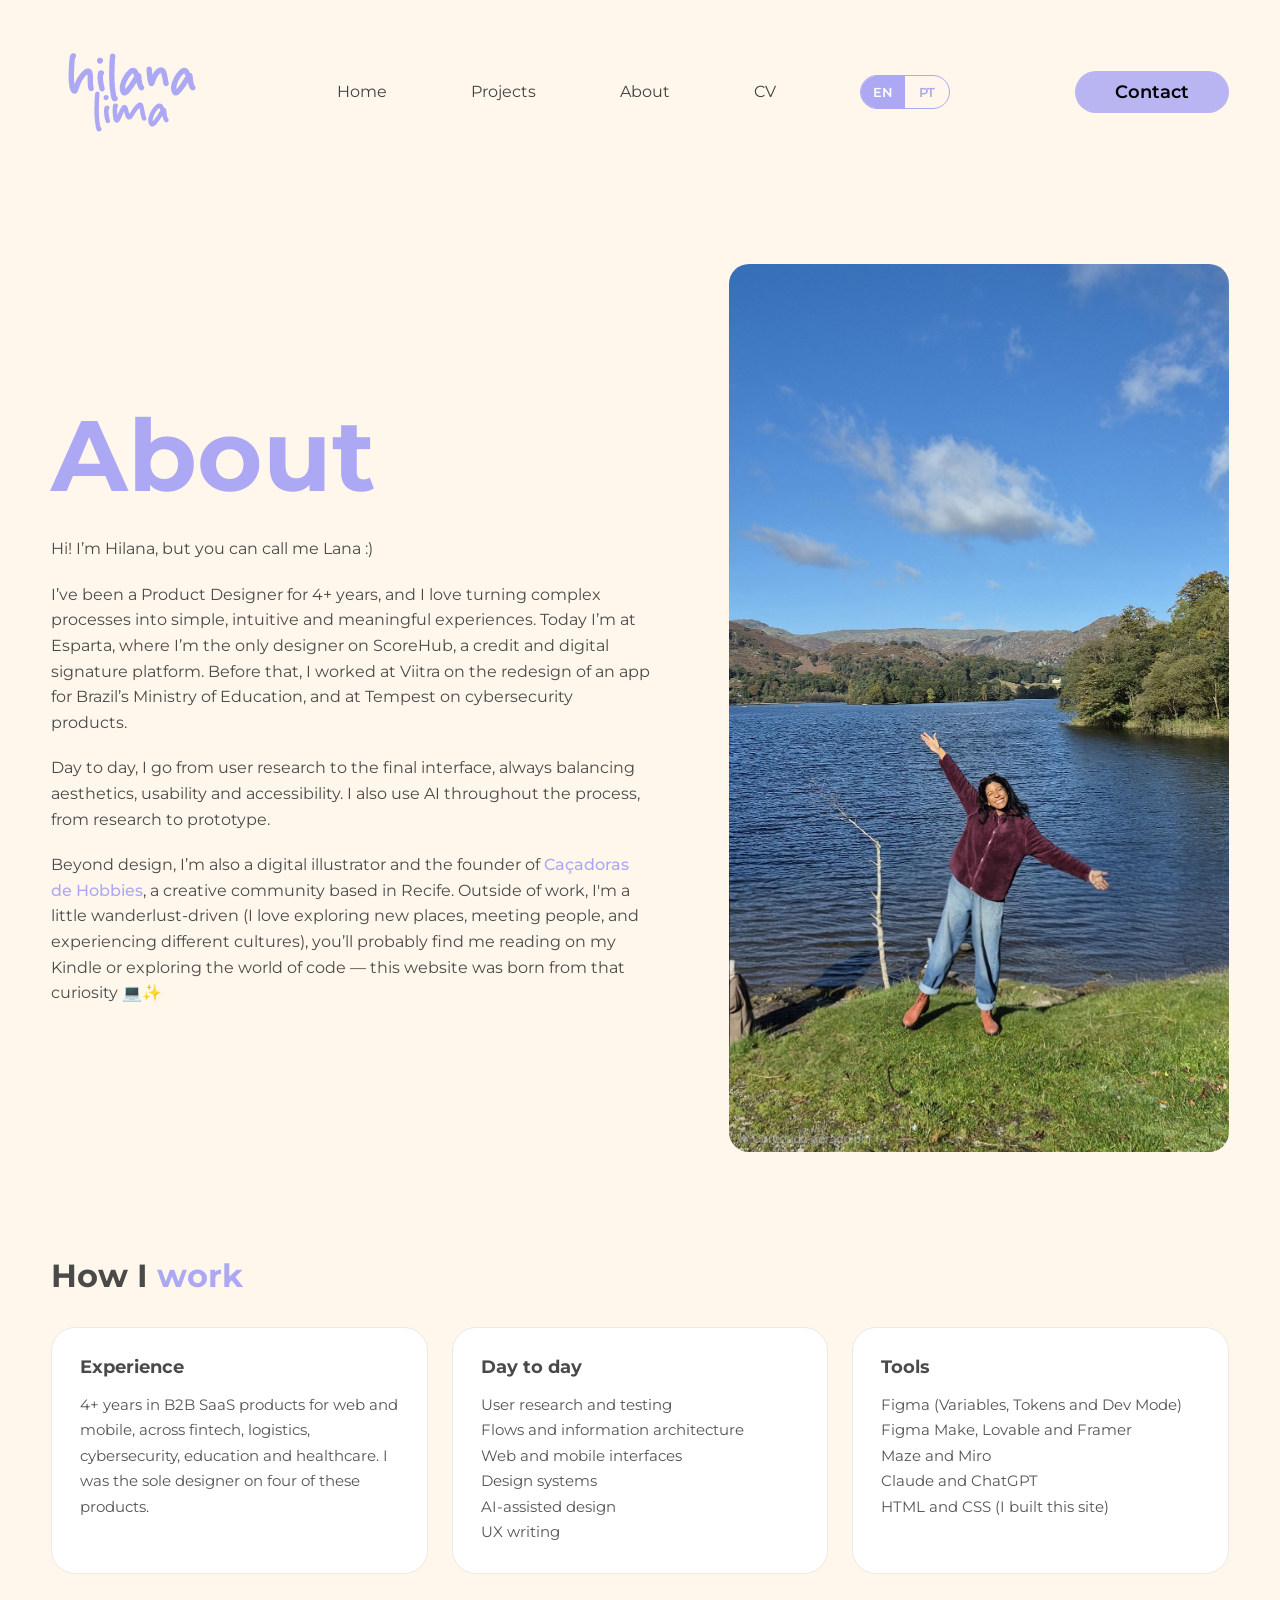
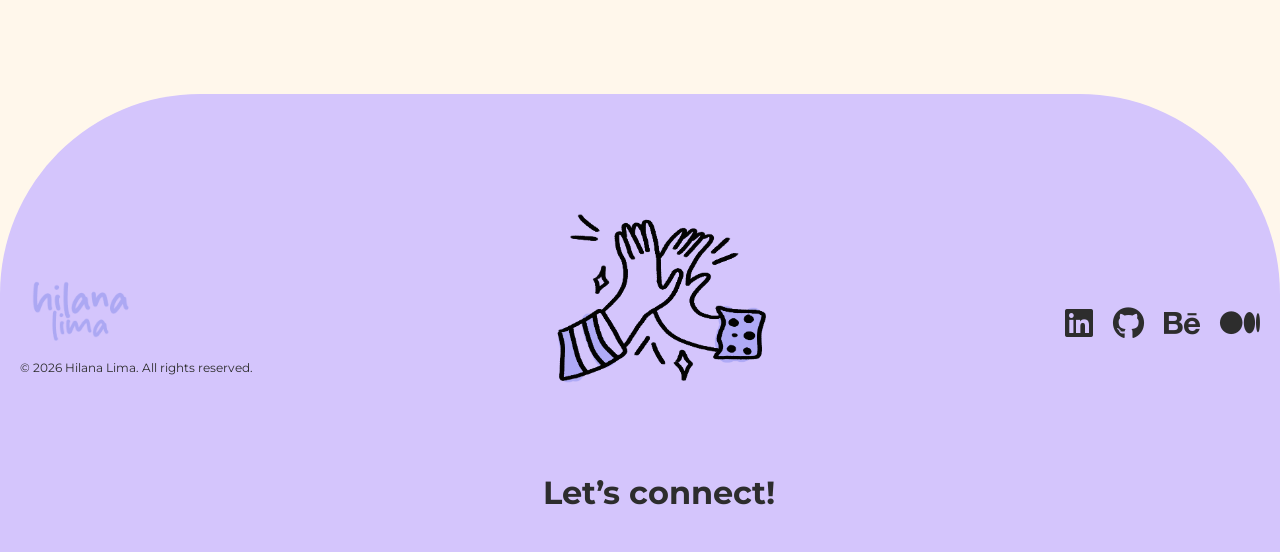
<file: en sobre.html>
<!DOCTYPE html>
<html lang="en">
<head>
  <meta charset="UTF-8">
  <meta name="viewport" content="width=device-width, initial-scale=1.0">
  
  <link href="https://fonts.googleapis.com/css2?family=Montserrat:wght@100..900&display=swap" rel="stylesheet">

  <!-- ICONS -->
  <link rel="stylesheet" href="https://cdnjs.cloudflare.com/ajax/libs/font-awesome/6.5.0/css/all.min.css">

  <link rel="stylesheet" href="style.css?v=2026-11-25">
<link rel="icon" type="image/png" href="Image/favicon.png">
  <title>About - Hilana</title>
    <meta name="description" content="Meet Hilana Lima, a Product Designer who turns complex processes into products that are simple to use.">
    <meta property="og:type" content="website">
    <meta property="og:title" content="About - Hilana">
    <meta property="og:description" content="Meet Hilana Lima, a Product Designer who turns complex processes into products that are simple to use.">
    <meta property="og:image" content="https://hilanalima.com/Image/card-assinatura.png">
    <meta property="og:url" content="https://hilanalima.com/en%20sobre.html">
    <meta name="twitter:card" content="summary_large_image">
</head>

<body>

<header>
  <div class="interface">
    <div class="logo">
      <a href="en index.html">
        <img src="Image/hilana lima.png" alt="Hilana Lima, home">
      </a>
    </div>

    <nav class="menu-desktop">
      <ul>
        <li><a href="en index.html">Home</a></li>
        <li><a href="en index.html#projetos">Projects</a></li>
        <li><a href="about-en.html">About</a></li>
        <li><a href="cv/hilana-lima-resume-en.pdf?v=2026-11-25b" target="_blank">CV</a></li>
        <li>
        <div class="language-toggle">
          <span class="active">EN</span>
          <a href="sobre.html">PT</a>
        </div>
      </li>
      </ul>
    </nav>

    <div class="btn-contato">
      <a href="#footer">
        <button>Contact</button>
      </a>
    </div>
  </div>
</header>

<main>
  <section class="sobre">
    <div class="interface">
      <div class="flex">

        <div class="txt-sobre">
          <h1><span>About</span></h1>

          <p>
            Hi! I’m Hilana, but you can call me Lana :)
          </p>

          <p>
            I’ve been a Product Designer for 4+ years, and I love turning complex processes into simple, intuitive and meaningful experiences. Today I’m at Esparta, where I’m the only designer on ScoreHub, a credit and digital signature platform. Before that, I worked at Viitra on the redesign of an app for Brazil’s Ministry of Education, and at Tempest on cybersecurity products.
          </p>

          <p>
            Day to day, I go from user research to the final interface, always balancing aesthetics, usability and accessibility. I also use AI throughout the process, from research to prototype.
          </p>

          <p>
            Beyond design, I’m also a digital illustrator and the founder of <a href="https://www.instagram.com/cacadoras.de.hobbies/" target="_blank">Caçadoras de Hobbies</a>, a creative community based in Recife. Outside of work, I'm a little wanderlust-driven (I love exploring new places, meeting people, and experiencing different cultures), you’ll probably find me reading on my Kindle or exploring the world of code — this website was born from that curiosity 💻✨
          </p>
        </div>

        <div class="img-sobre">
          <img src="Image/Travel.jpg" alt="Hilana Lima">
        </div>

      </div>
    </div>
  </section>

  <section class="sobre-pro">
    <div class="interface">
      <h2>How I <span>work</span></h2>

      <div class="sobre-pro-grid">
        <div>
          <h3>Experience</h3>
          <p>4+ years in B2B SaaS products for web and mobile, across fintech, logistics, cybersecurity, education and healthcare. I was the sole designer on four of these products.</p>
        </div>

        <div>
          <h3>Day to day</h3>
          <ul>
            <li>User research and testing</li>
            <li>Flows and information architecture</li>
            <li>Web and mobile interfaces</li>
            <li>Design systems</li>
            <li>AI-assisted design</li>
            <li>UX writing</li>
          </ul>
        </div>

        <div>
          <h3>Tools</h3>
          <ul>
            <li>Figma (Variables, Tokens and Dev Mode)</li>
            <li>Figma Make, Lovable and Framer</li>
            <li>Maze and Miro</li>
            <li>Claude and ChatGPT</li>
            <li>HTML and CSS (I built this site)</li>
          </ul>
        </div>
      </div>
    </div>
  </section>
</main>

<footer class="footer" id="footer">
  <div class="interface footer-content">

    <div class="footer-left">
      <img loading="lazy" decoding="async" src="Image/hilana lima.png" alt="Hilana Lima" class="logo-footer">
      <p>© 2026 Hilana Lima. All rights reserved.</p>
    </div>

    <div class="footer-center">
      <img loading="lazy" decoding="async" src="Image/high five purple.png" alt="" class="ilustra-footer">
      <h2>Let’s connect!</h2>
    </div>

    <div class="footer-right">
      <a href="https://www.linkedin.com/in/hilanalima/" target="_blank"><i class="fab fa-linkedin"></i></a>
      <a href="https://github.com/Lana333" target="_blank"><i class="fab fa-github"></i></a>
      <a href="https://www.behance.net/hilanalima" target="_blank"><i class="fab fa-behance"></i></a>
      <a href="https://medium.com/@hilanalima2002" target="_blank"><i class="fab fa-medium"></i></a>
    </div>

  </div>
</footer>

</body>
</html>
</file>
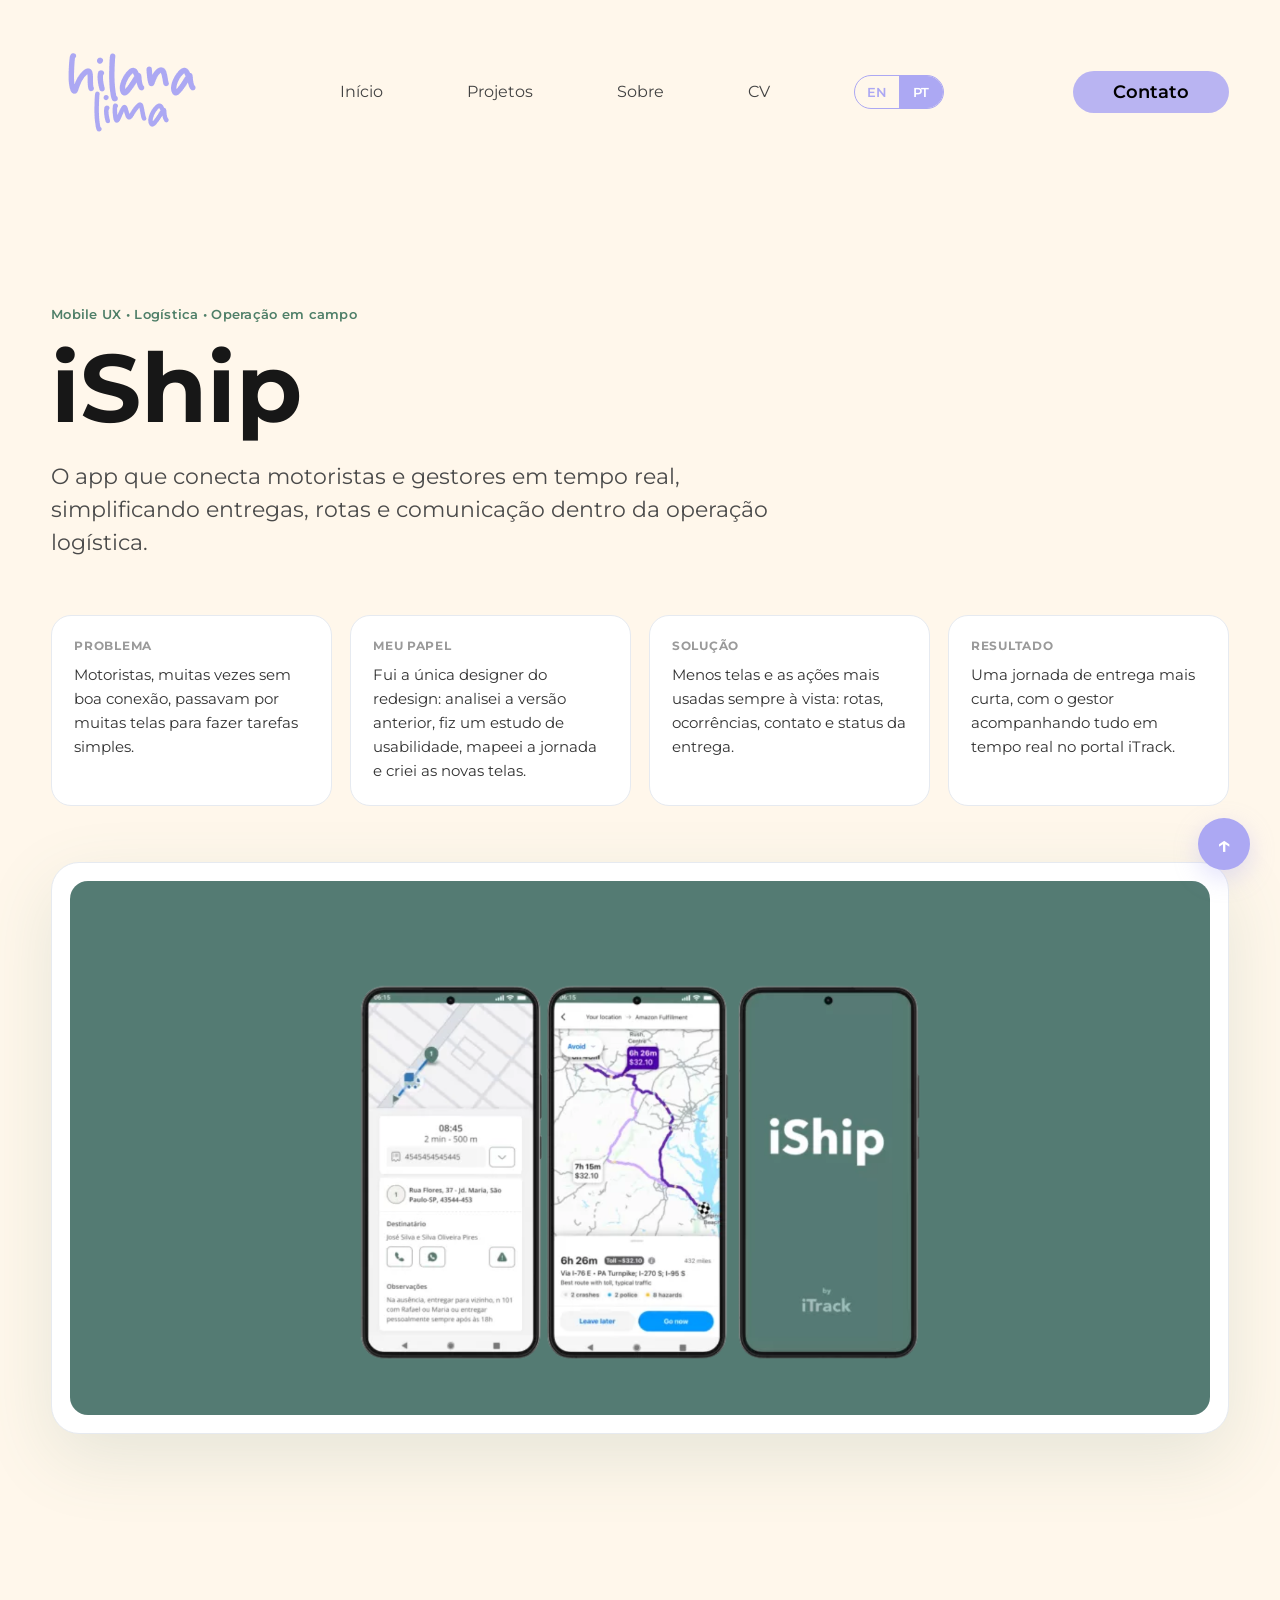
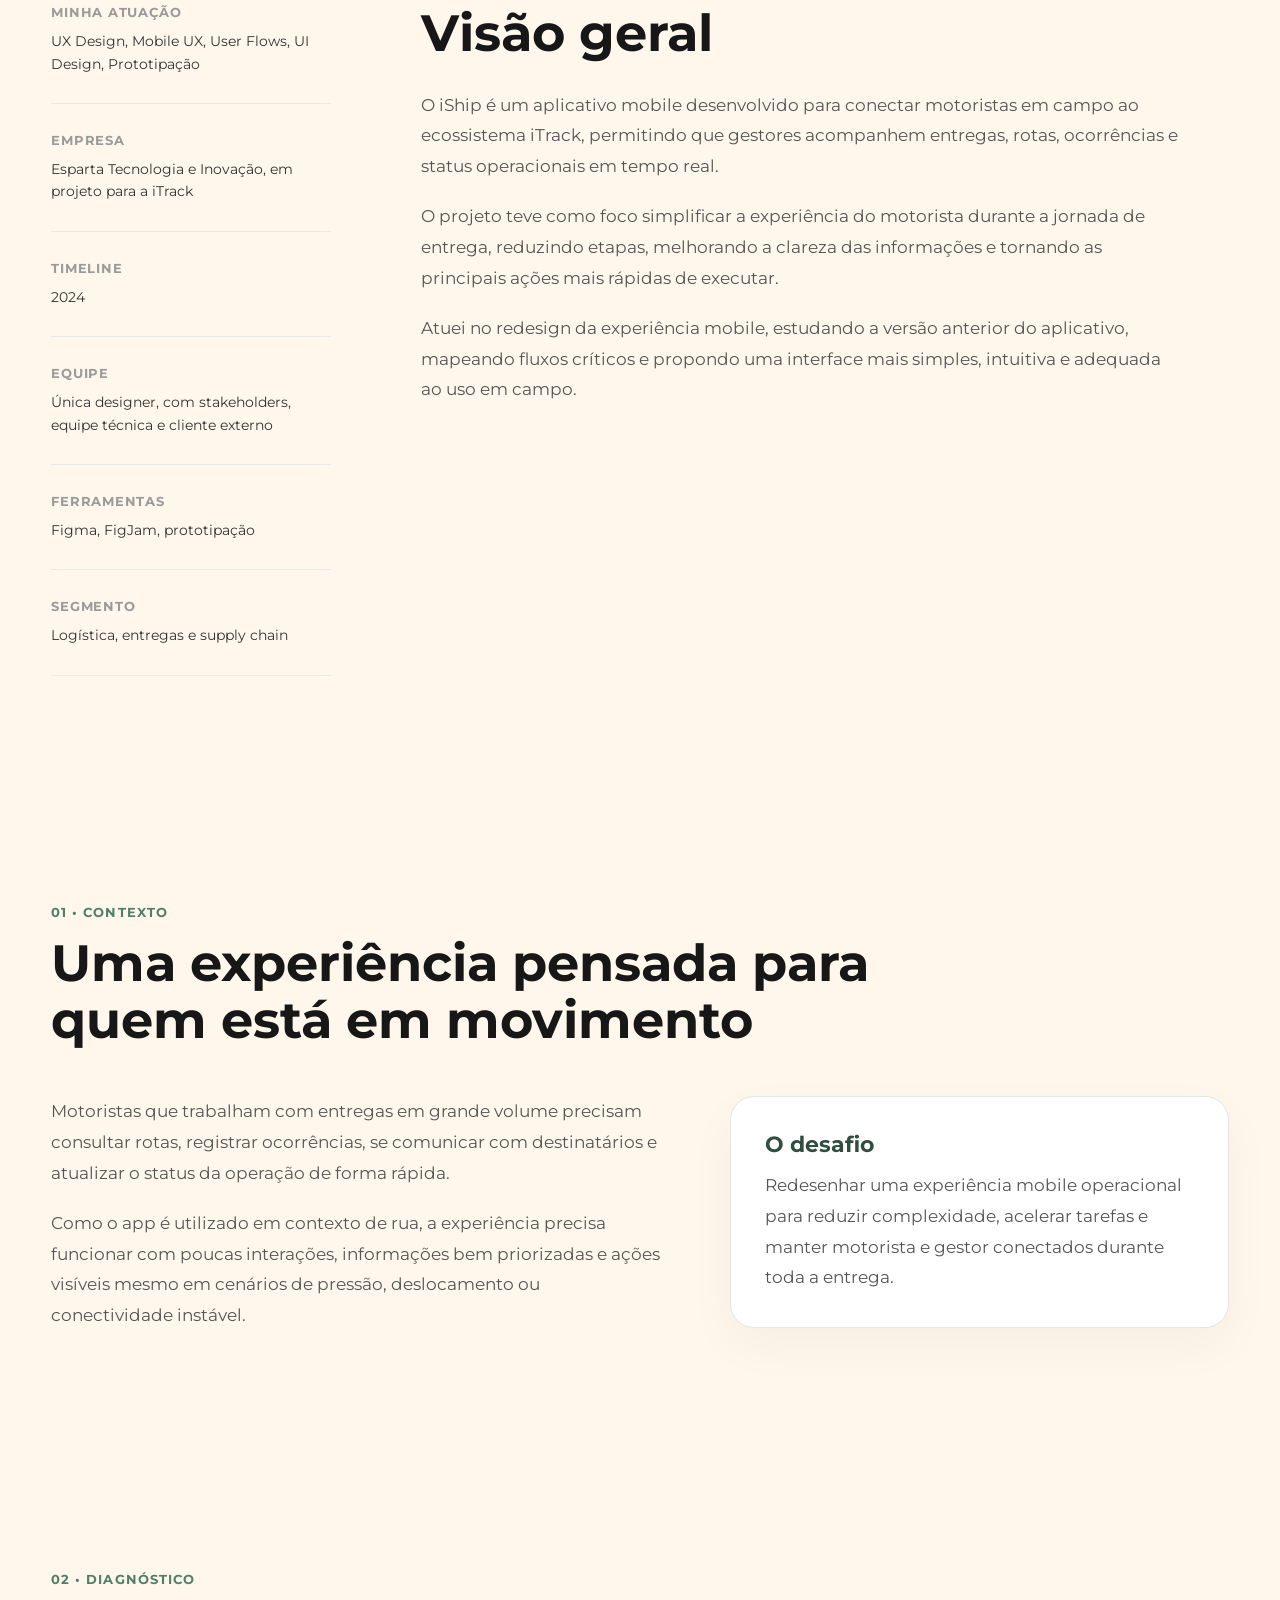
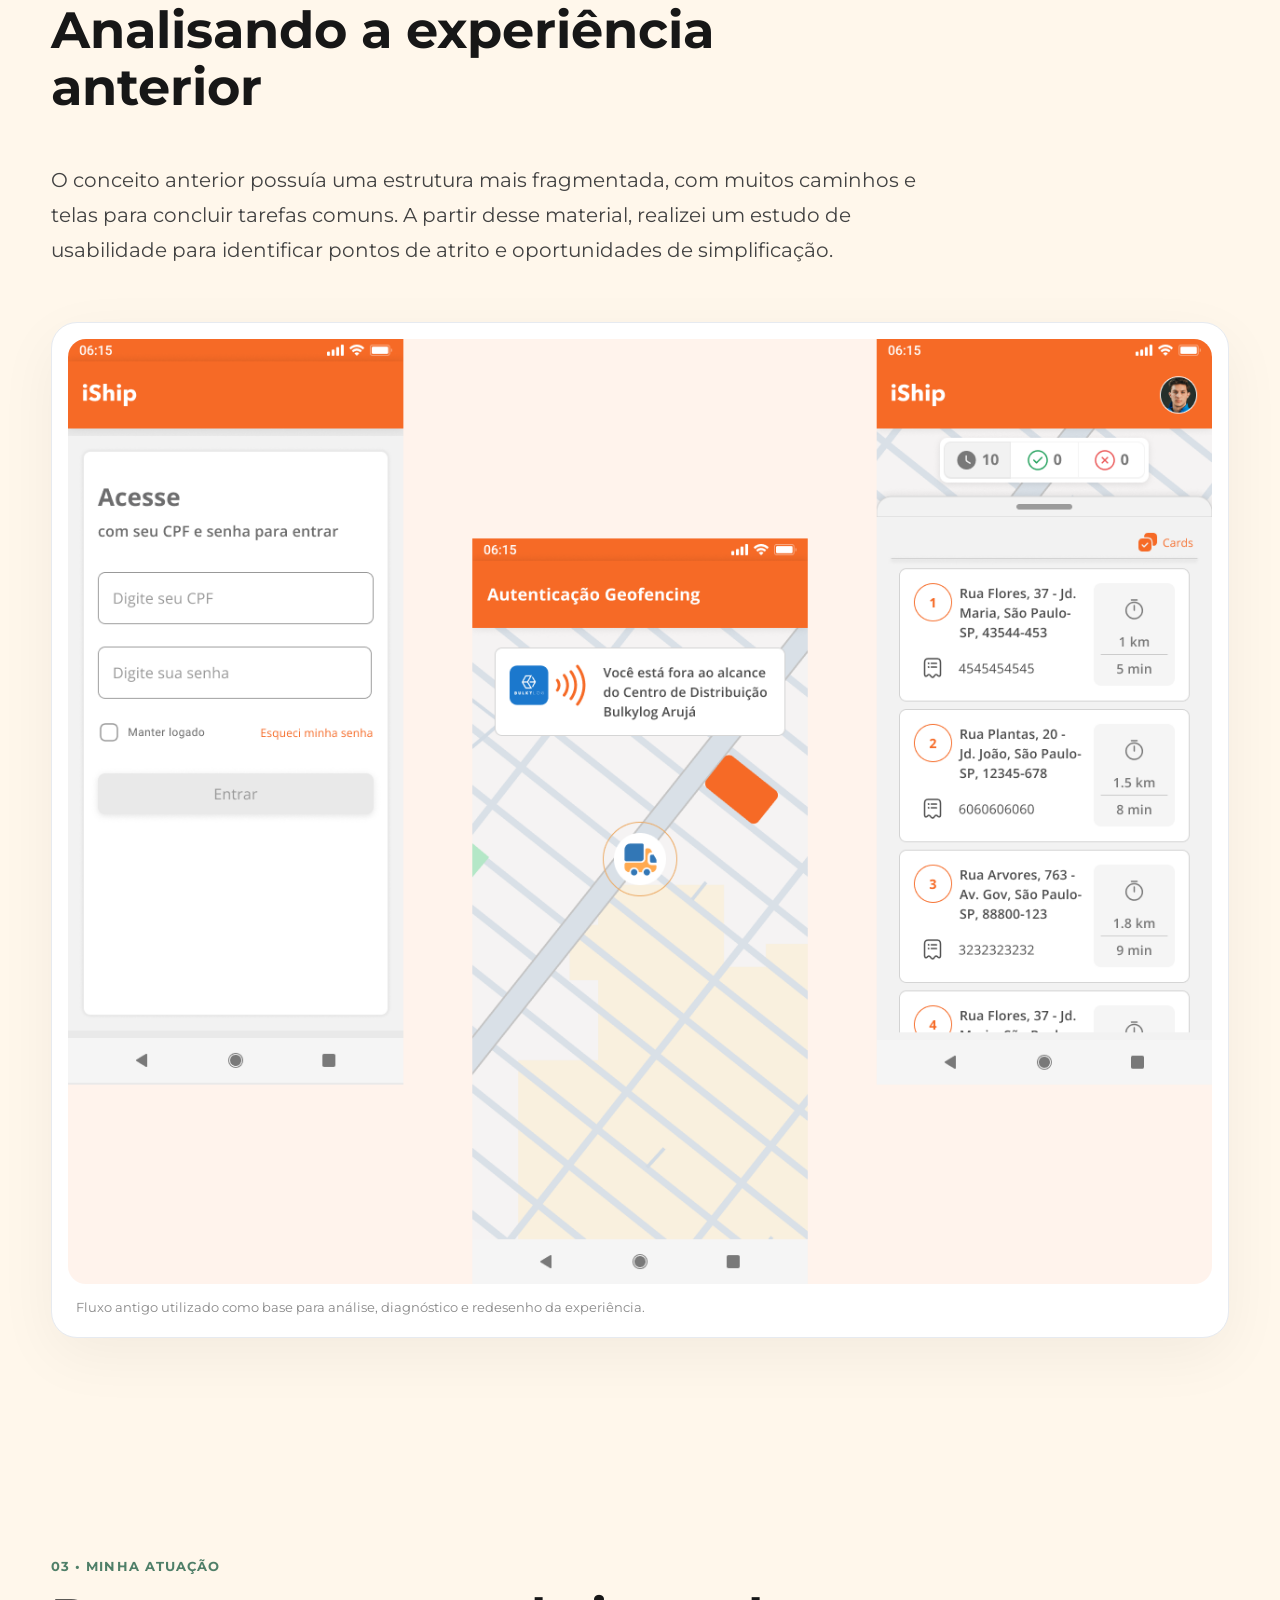
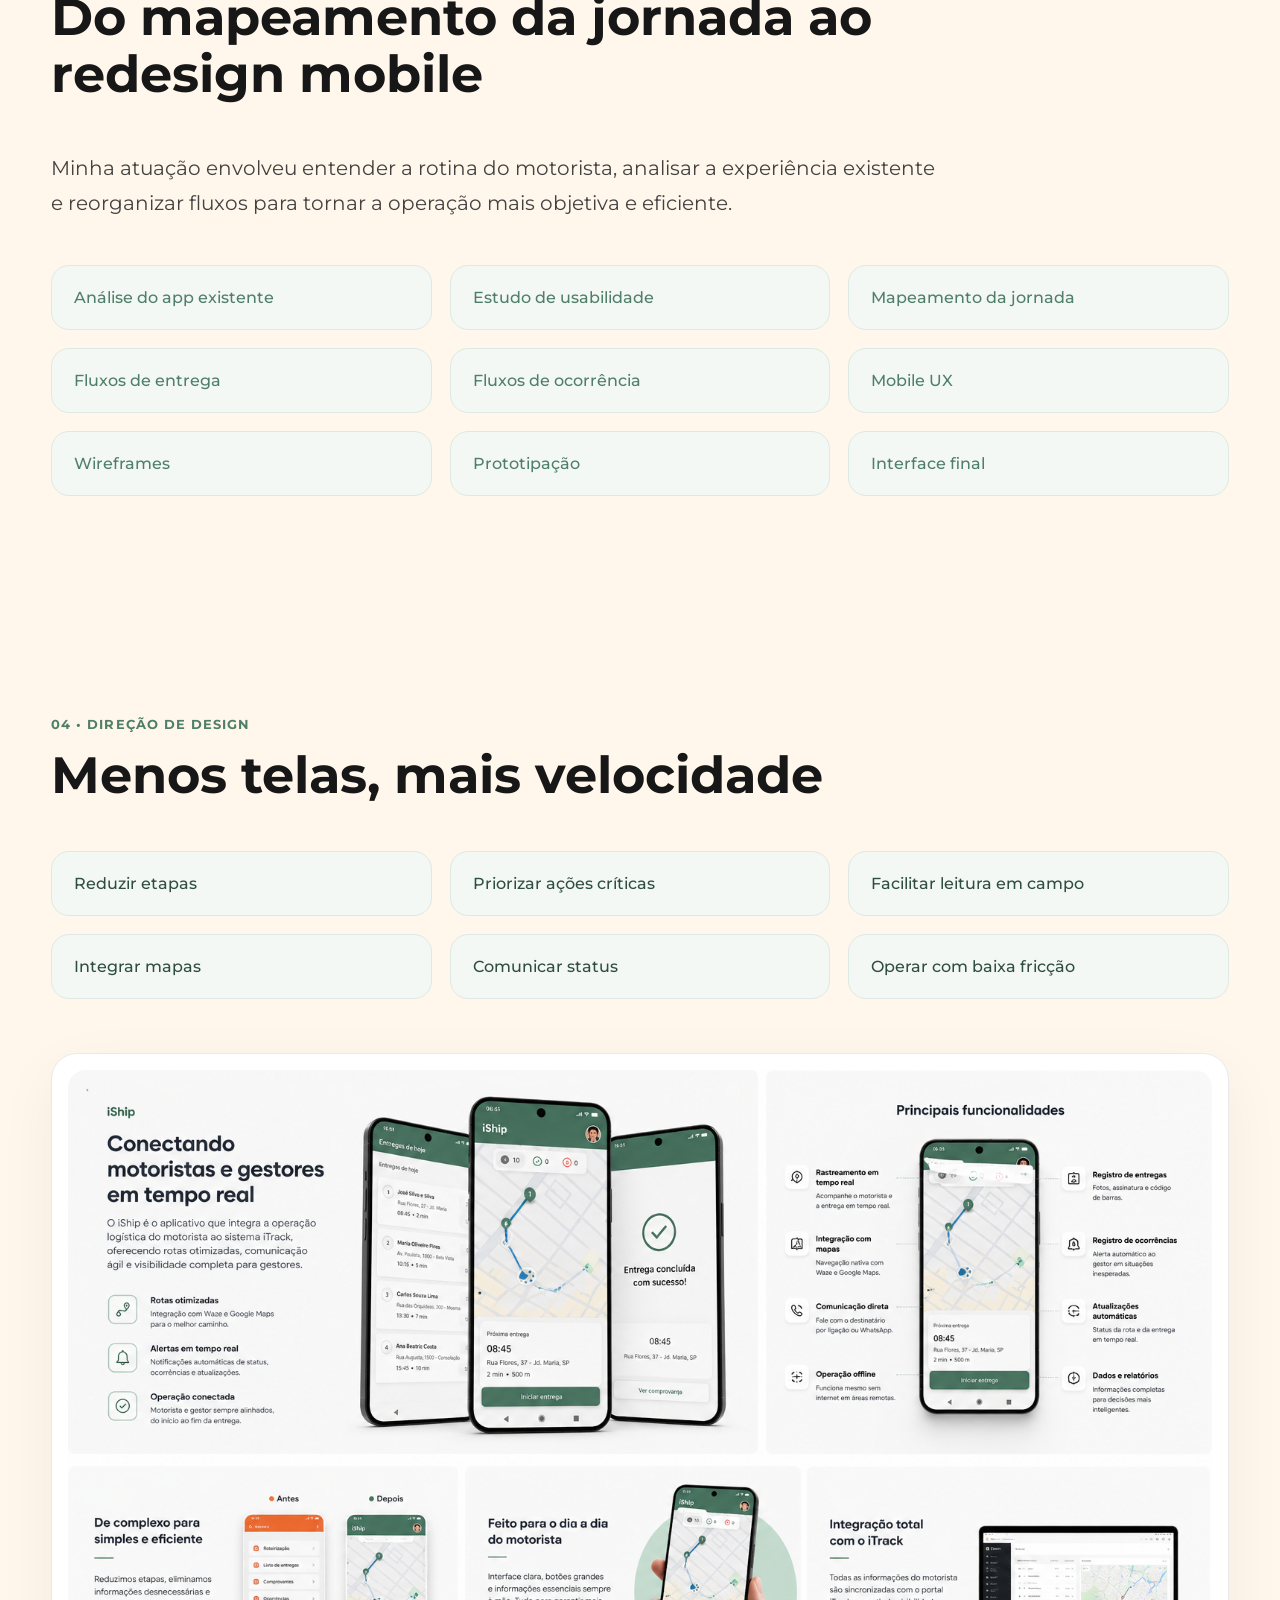
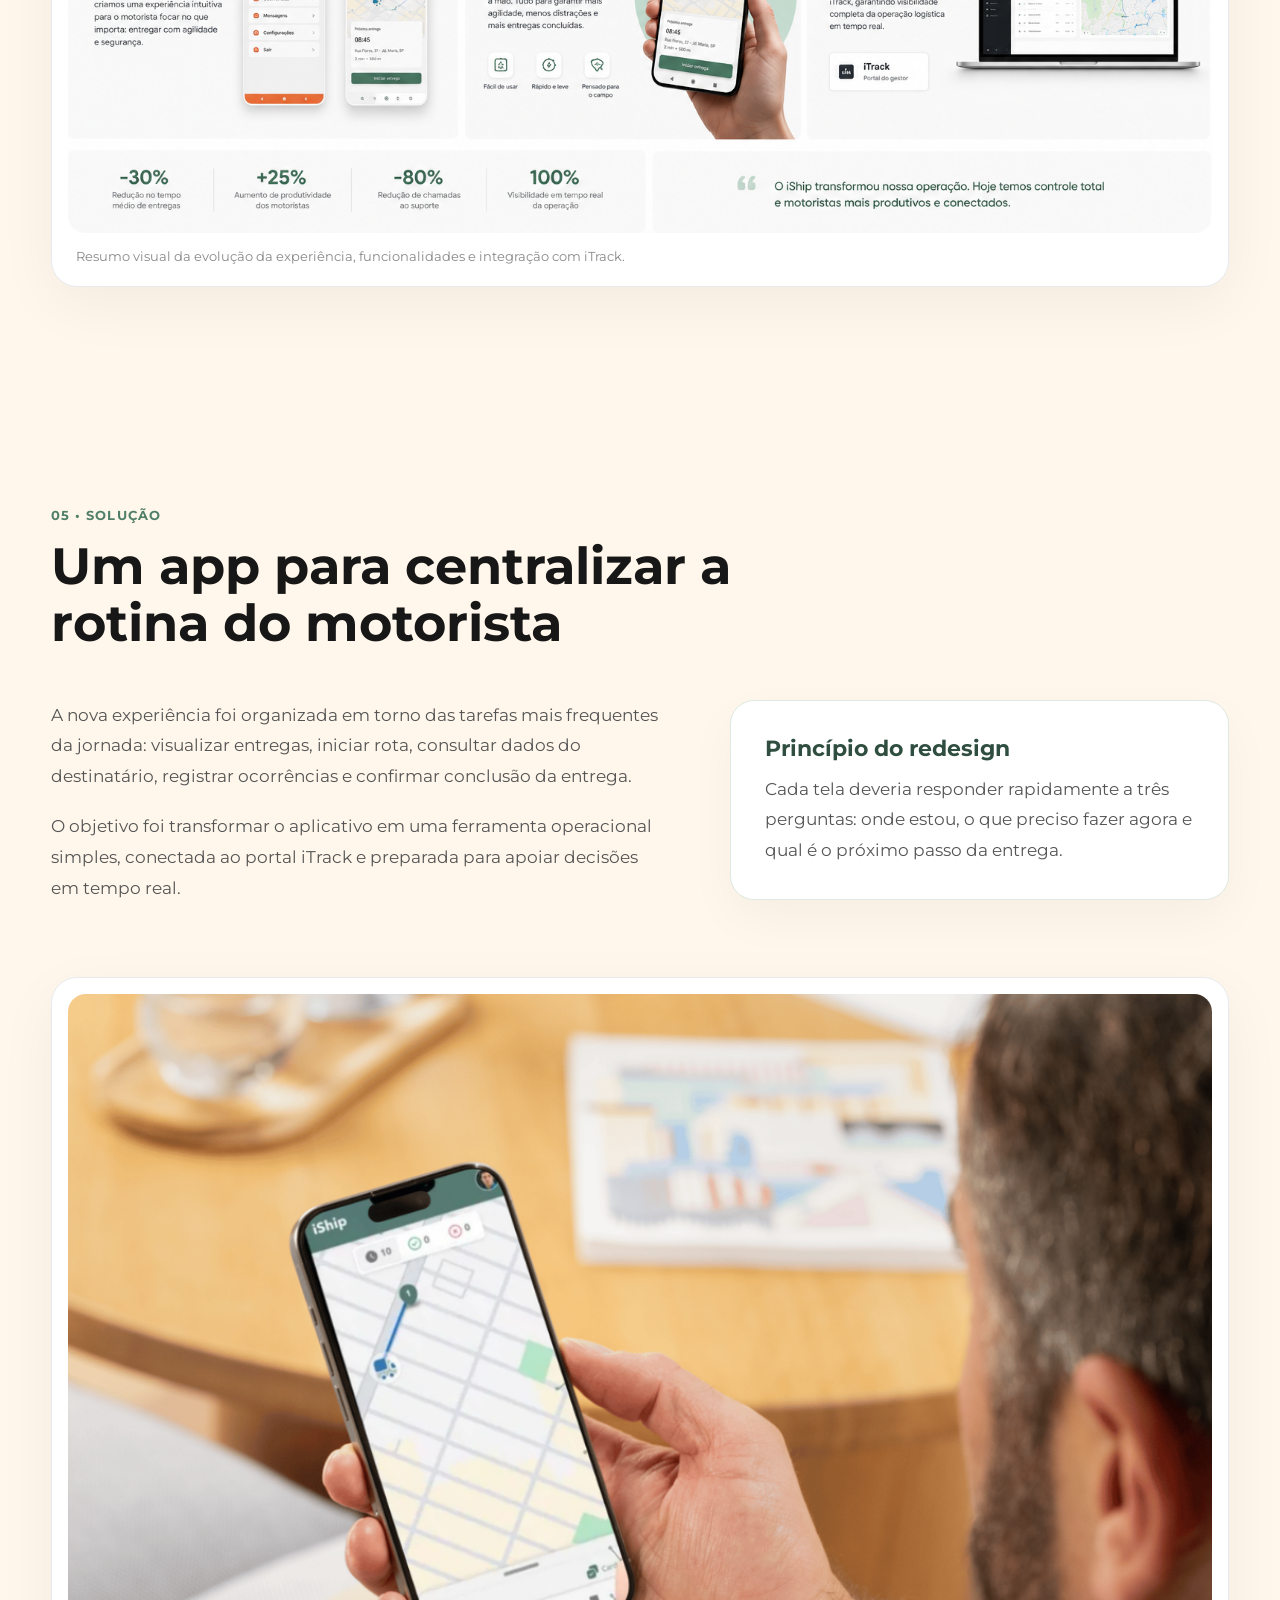
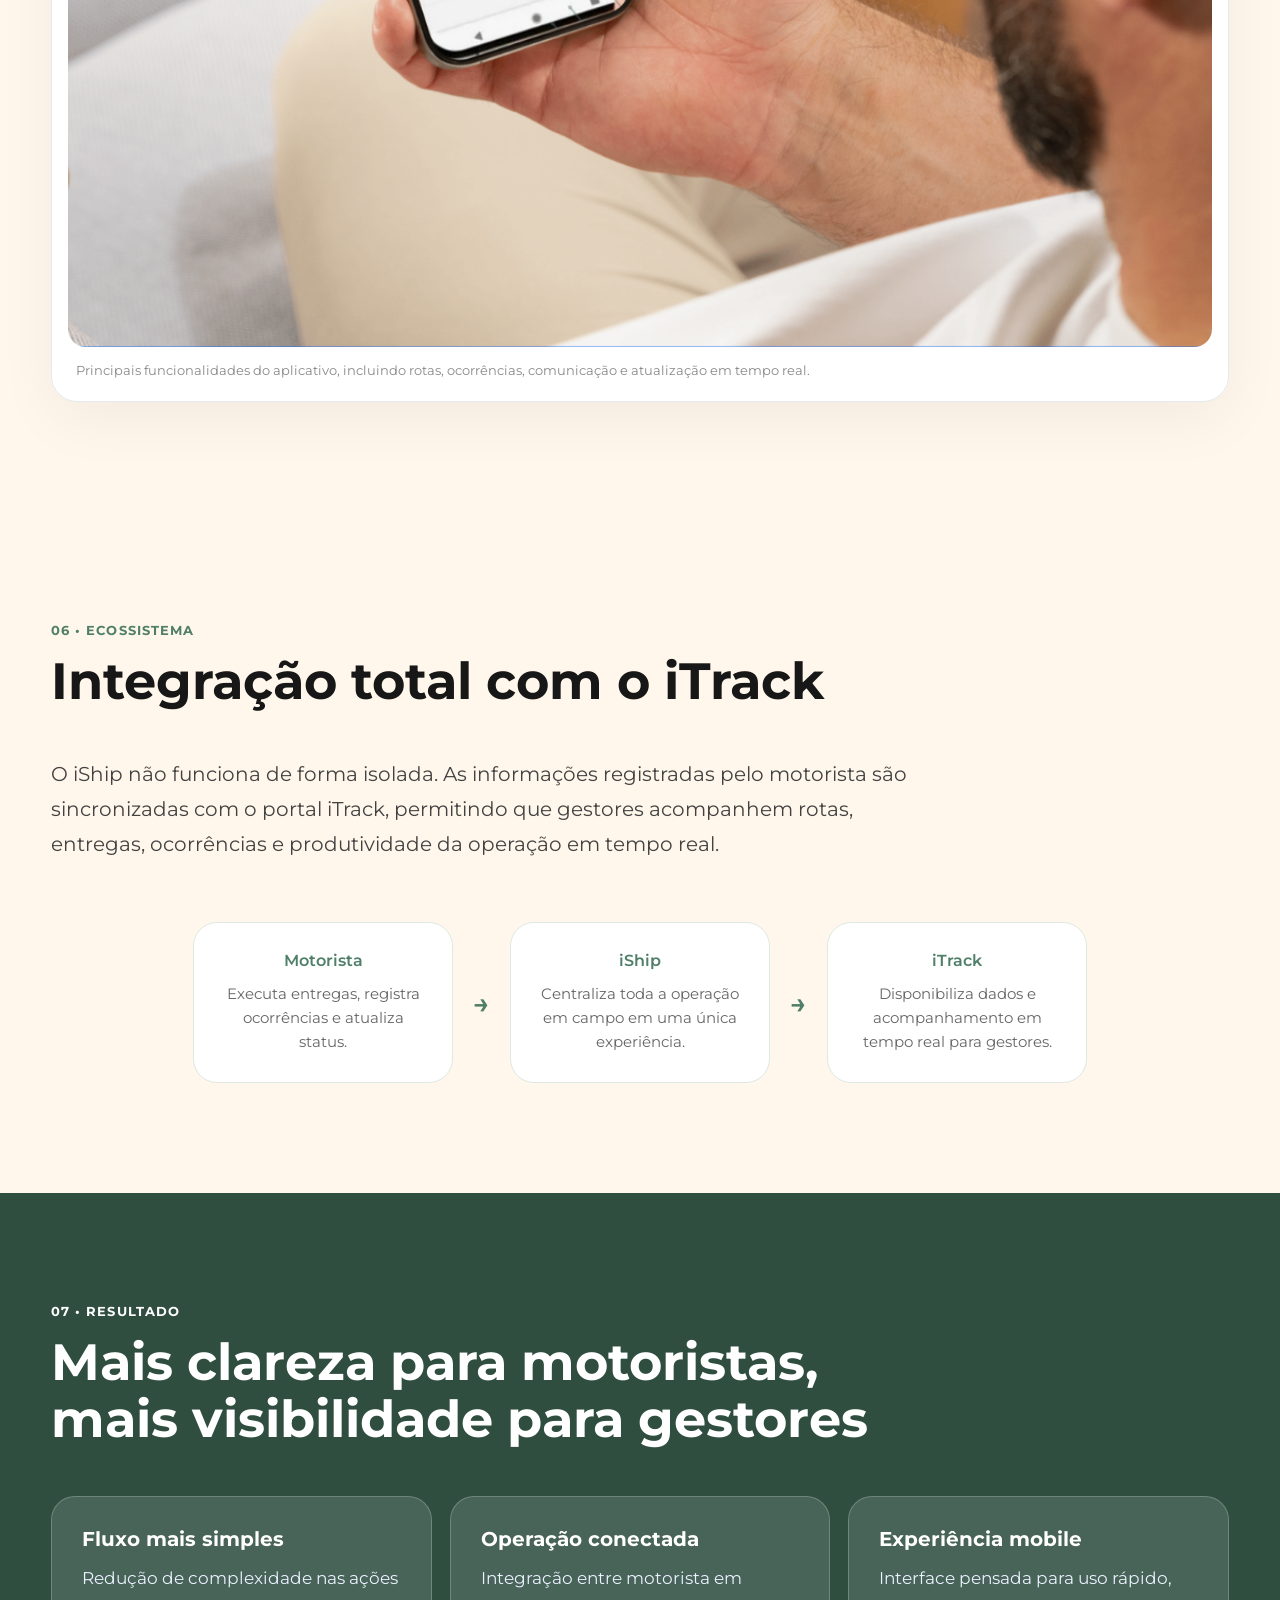
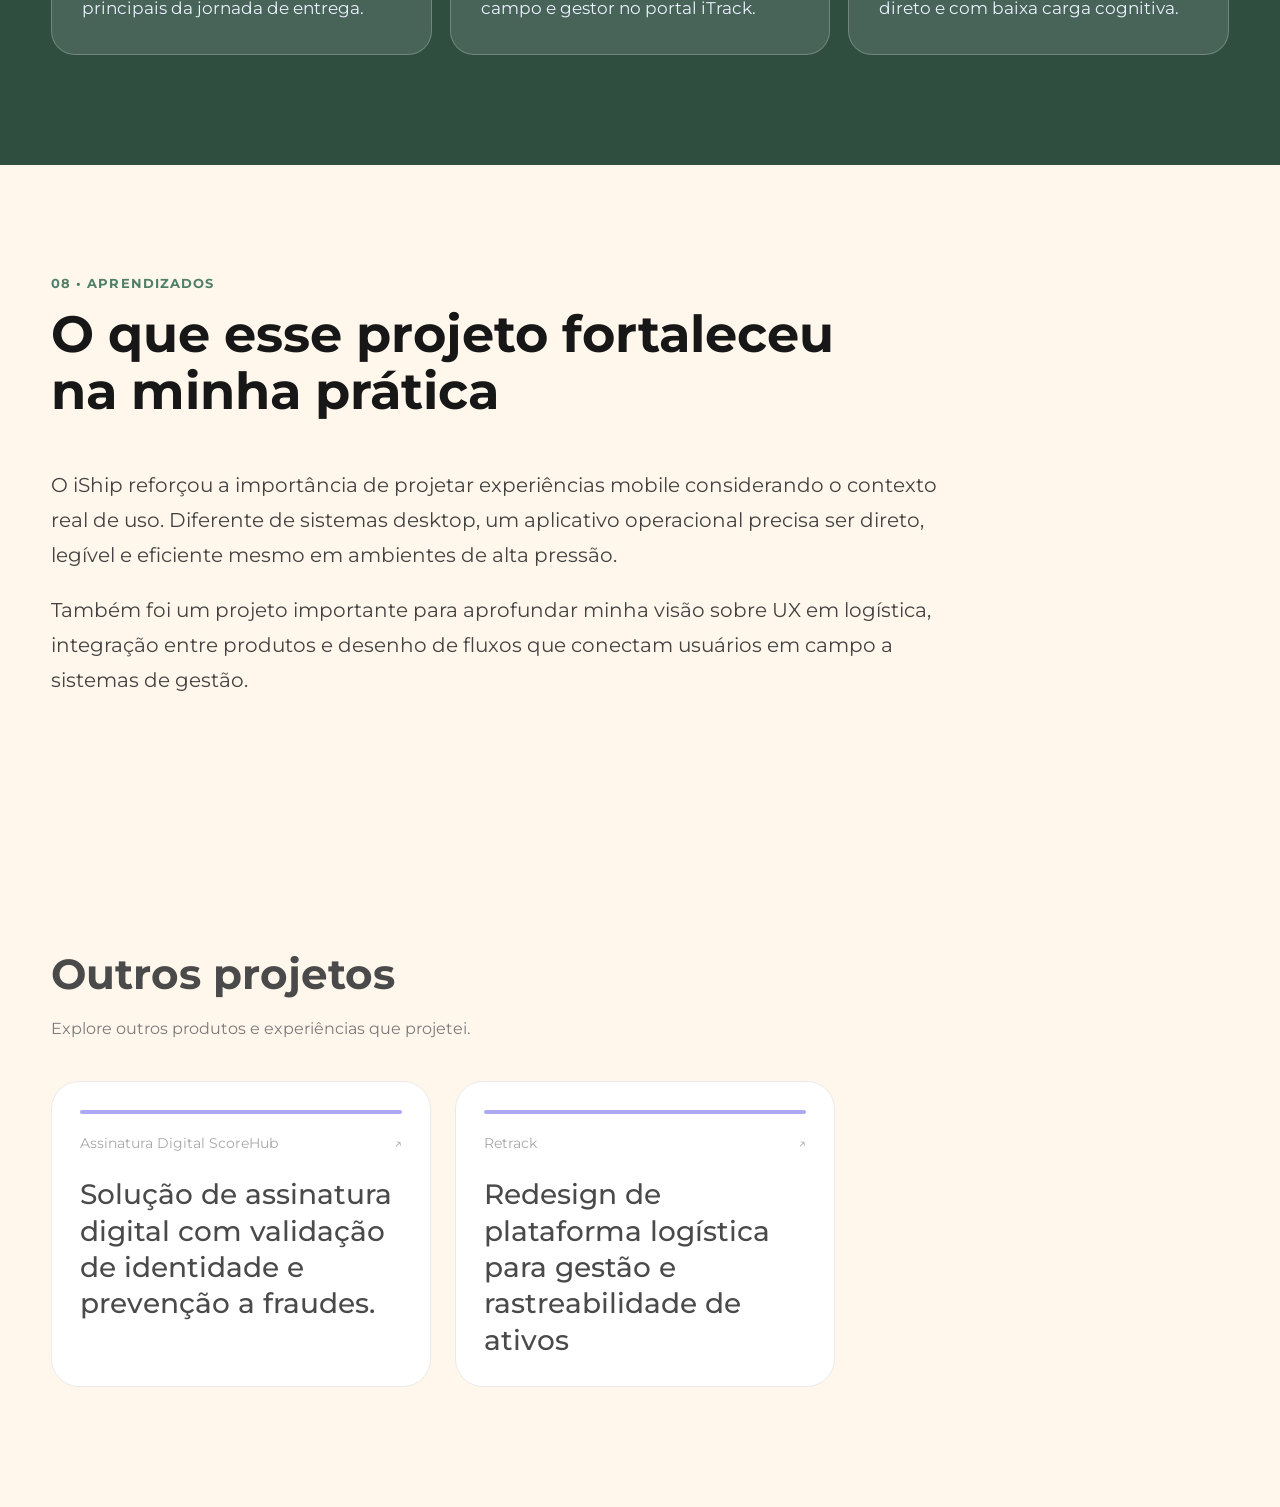
<file: iship.html>
<!DOCTYPE html>
<html lang="pt-br">
<head>
  <meta charset="UTF-8">
  <meta name="viewport" content="width=device-width, initial-scale=1.0">

  <!-- FONT -->
  <link rel="preconnect" href="https://fonts.googleapis.com">
  <link rel="preconnect" href="https://fonts.gstatic.com" crossorigin>
  <link href="https://fonts.googleapis.com/css2?family=Montserrat:wght@300;400;500;600;700&display=swap" rel="stylesheet">

  <link rel="stylesheet" href="style.css?v=2026-11-25">
  <link rel="icon" type="image/png" href="Image/favicon.png">
  <title>iShip | Case</title>
    <meta name="description" content="Case de Mobile UX: redesign do iShip, app que conecta motoristas em campo aos gestores da operação.">
    <meta property="og:type" content="website">
    <meta property="og:title" content="iShip | Case">
    <meta property="og:description" content="Case de Mobile UX: redesign do iShip, app que conecta motoristas em campo aos gestores da operação.">
    <meta property="og:image" content="https://hilanalima.com/Image/iship-hero.png">
    <meta property="og:url" content="https://hilanalima.com/iship.html">
    <meta name="twitter:card" content="summary_large_image">
</head>

<body>

<header>
   <div class="interface">
    <div class="logo">
   <a href="index.html">
    <img src="Image/hilana lima.png" alt="Hilana Lima, página inicial">
   </a>
    </div><!--logo-->

      <nav class="menu-desktop">
      <ul>
<li><a href="index.html">Início</a></li>
<li><a href="index.html#projetos">Projetos</a></li>
<li><a href="sobre.html">Sobre</a></li>
          <li><a href="cv/hilana-lima-cv-pt.pdf?v=2026-11-25b" target="_blank">CV</a></li>
          <li>
          <div class="language-toggle">
            <a href="en iship.html">EN</a>
            <span class="active">PT</span>
          </div>
        </li>
      </ul>
      </nav>

      <div class="btn-contato">
        <a href="https://www.linkedin.com/in/hilanalima/" target="_blank" rel="noopener">
            <button>Contato</button>
        </a>
      </div>
   </div><!--interface-->
  </header>


<main>

<!-- HERO -->
<section class="case-hero iship-hero">
  <div class="interface">
    <span class="case-tag iship-tag">Mobile UX • Logística • Operação em campo</span>

    <h1>iShip</h1>

    <p>
      O app que conecta motoristas e gestores em tempo real, simplificando entregas,
      rotas e comunicação dentro da operação logística.
    </p>

        <div class="case-summary">
      <div>
        <h3>Problema</h3>
        <p>Motoristas, muitas vezes sem boa conexão, passavam por muitas telas para fazer tarefas simples.</p>
      </div>
      <div>
        <h3>Meu papel</h3>
        <p>Fui a única designer do redesign: analisei a versão anterior, fiz um estudo de usabilidade, mapeei a jornada e criei as novas telas.</p>
      </div>
      <div>
        <h3>Solução</h3>
        <p>Menos telas e as ações mais usadas sempre à vista: rotas, ocorrências, contato e status da entrega.</p>
      </div>
      <div>
        <h3>Resultado</h3>
        <p>Uma jornada de entrega mais curta, com o gestor acompanhando tudo em tempo real no portal iTrack.</p>
      </div>
    </div>

    <div class="hero-image-card iship-card">
      <img src="Image/iship-hero.png" alt="Case visual do aplicativo iShip">
    </div>
  </div>
</section>

<!-- OVERVIEW -->
<section class="case-overview">
  <div class="interface">

    <div class="case-grid">

      <aside class="case-sidebar">

        <div class="case-info">
          <h4>Minha atuação</h4>
          <p>UX Design, Mobile UX, User Flows, UI Design, Prototipação</p>
        </div>

        <div class="case-info">
          <h4>Empresa</h4>
          <p>Esparta Tecnologia e Inovação, em projeto para a iTrack</p>
        </div>

        <div class="case-info">
          <h4>Timeline</h4>
          <p>2024</p>
        </div>

        <div class="case-info">
          <h4>Equipe</h4>
          <p>Única designer, com stakeholders, equipe técnica e cliente externo</p>
        </div>

        <div class="case-info">
          <h4>Ferramentas</h4>
          <p>Figma, FigJam, prototipação</p>
        </div>

        <div class="case-info">
          <h4>Segmento</h4>
          <p>Logística, entregas e supply chain</p>
        </div>

      </aside>

      <div class="case-content">
        <h2>Visão geral</h2>

        <p>
          O iShip é um aplicativo mobile desenvolvido para conectar motoristas em campo
          ao ecossistema iTrack, permitindo que gestores acompanhem entregas, rotas,
          ocorrências e status operacionais em tempo real.
        </p>

        <p>
          O projeto teve como foco simplificar a experiência do motorista durante a
          jornada de entrega, reduzindo etapas, melhorando a clareza das informações e
          tornando as principais ações mais rápidas de executar.
        </p>

        <p>
          Atuei no redesign da experiência mobile, estudando a versão anterior do
          aplicativo, mapeando fluxos críticos e propondo uma interface mais simples,
          intuitiva e adequada ao uso em campo.
        </p>
      </div>

    </div>

  </div>
</section>

<!-- CONTEXTO -->
<section class="case-section">
  <div class="interface">
    <div class="section-header iship-header">
      <span>01 • Contexto</span>
      <h2>Uma experiência pensada para quem está em movimento</h2>
    </div>

    <div class="two-columns">
      <div>
        <p>
          Motoristas que trabalham com entregas em grande volume precisam consultar rotas,
          registrar ocorrências, se comunicar com destinatários e atualizar o status da
          operação de forma rápida.
        </p>

        <p>
          Como o app é utilizado em contexto de rua, a experiência precisa funcionar com
          poucas interações, informações bem priorizadas e ações visíveis mesmo em cenários
          de pressão, deslocamento ou conectividade instável.
        </p>
      </div>

      <div class="highlight-box iship-highlight">
        <h3>O desafio</h3>
        <p>
          Redesenhar uma experiência mobile operacional para reduzir complexidade,
          acelerar tarefas e manter motorista e gestor conectados durante toda a entrega.
        </p>
      </div>
    </div>
  </div>
</section>

<!-- DIAGNÓSTICO -->
<section class="case-section soft-bg">
  <div class="interface">
    <div class="section-header iship-header">
      <span>02 • Diagnóstico</span>
      <h2>Analisando a experiência anterior</h2>
    </div>

    <p class="large-text">
      O conceito anterior possuía uma estrutura mais fragmentada, com muitos caminhos
      e telas para concluir tarefas comuns. A partir desse material, realizei um estudo
      de usabilidade para identificar pontos de atrito e oportunidades de simplificação.
    </p>

    <div class="case-image spacing-top">
      <img loading="lazy" decoding="async" src="Image/iship-fluxo-antigo.png" alt="Fluxo antigo do aplicativo iShip">
      <p>Fluxo antigo utilizado como base para análise, diagnóstico e redesenho da experiência.</p>
    </div>
  </div>
</section>

<!-- MINHA ATUAÇÃO -->
<section class="case-section">
  <div class="interface">
    <div class="section-header iship-header">
      <span>03 • Minha atuação</span>
      <h2>Do mapeamento da jornada ao redesign mobile</h2>
    </div>

    <p class="large-text">
      Minha atuação envolveu entender a rotina do motorista, analisar a experiência
      existente e reorganizar fluxos para tornar a operação mais objetiva e eficiente.
    </p>

    <div class="responsibilities-grid iship-responsibilities">
      <div>Análise do app existente</div>
      <div>Estudo de usabilidade</div>
      <div>Mapeamento da jornada</div>
      <div>Fluxos de entrega</div>
      <div>Fluxos de ocorrência</div>
      <div>Mobile UX</div>
      <div>Wireframes</div>
      <div>Prototipação</div>
      <div>Interface final</div>
    </div>
  </div>
</section>

<!-- DIRETRIZES -->
<section class="case-section soft-bg">
  <div class="interface">
    <div class="section-header iship-header">
      <span>04 • Direção de design</span>
      <h2>Menos telas, mais velocidade</h2>
    </div>

    <div class="modules-grid iship-modules">
      <div>Reduzir etapas</div>
      <div>Priorizar ações críticas</div>
      <div>Facilitar leitura em campo</div>
      <div>Integrar mapas</div>
      <div>Comunicar status</div>
      <div>Operar com baixa fricção</div>
    </div>

    <div class="case-image spacing-top">
      <img loading="lazy" decoding="async" src="Image/iship-redesign-overview.png" alt="Visão geral do redesign iShip">
      <p>Resumo visual da evolução da experiência, funcionalidades e integração com iTrack.</p>
    </div>
  </div>
</section>

<!-- SOLUÇÃO -->
<section class="case-section">
  <div class="interface">
    <div class="section-header iship-header">
      <span>05 • Solução</span>
      <h2>Um app para centralizar a rotina do motorista</h2>
    </div>

    <div class="two-columns">
      <div>
        <p>
          A nova experiência foi organizada em torno das tarefas mais frequentes da jornada:
          visualizar entregas, iniciar rota, consultar dados do destinatário, registrar
          ocorrências e confirmar conclusão da entrega.
        </p>

        <p>
          O objetivo foi transformar o aplicativo em uma ferramenta operacional simples,
          conectada ao portal iTrack e preparada para apoiar decisões em tempo real.
        </p>
      </div>

      <div class="highlight-box iship-highlight">
        <h3>Princípio do redesign</h3>
        <p>
          Cada tela deveria responder rapidamente a três perguntas: onde estou, o que
          preciso fazer agora e qual é o próximo passo da entrega.
        </p>
      </div>
    </div>

    <div class="case-image spacing-top">
      <img loading="lazy" decoding="async" src="Image/iship-funcionalidades.png" alt="Principais funcionalidades do iShip">
      <p>Principais funcionalidades do aplicativo, incluindo rotas, ocorrências, comunicação e atualização em tempo real.</p>
    </div>
  </div>
</section>

<!-- INTEGRAÇÃO -->
<section class="case-section soft-bg">
  <div class="interface">

    <div class="section-header iship-header">
      <span>06 • Ecossistema</span>
      <h2>Integração total com o iTrack</h2>
    </div>

    <p class="large-text">
      O iShip não funciona de forma isolada. As informações registradas pelo motorista
      são sincronizadas com o portal iTrack, permitindo que gestores acompanhem rotas,
      entregas, ocorrências e produtividade da operação em tempo real.
    </p>

    <!-- ADICIONE AQUI -->

    <div class="iship-ecosystem">

      <div class="eco-card">
        <span>Motorista</span>
        <p>Executa entregas, registra ocorrências e atualiza status.</p>
      </div>

      <div class="eco-arrow">→</div>

      <div class="eco-card">
        <span>iShip</span>
        <p>Centraliza toda a operação em campo em uma única experiência.</p>
      </div>

      <div class="eco-arrow">→</div>

      <div class="eco-card">
        <span>iTrack</span>
        <p>Disponibiliza dados e acompanhamento em tempo real para gestores.</p>
      </div>

    </div>

  </div>
</section>

<!-- RESULTADO -->
<section class="case-section impact-section iship-impact">
  <div class="interface">
    <div class="section-header">
      <span>07 • Resultado</span>
      <h2>Mais clareza para motoristas, mais visibilidade para gestores</h2>
    </div>

    <div class="impact-grid">
      <div>
        <strong>Fluxo mais simples</strong>
        <p>Redução de complexidade nas ações principais da jornada de entrega.</p>
      </div>

      <div>
        <strong>Operação conectada</strong>
        <p>Integração entre motorista em campo e gestor no portal iTrack.</p>
      </div>

      <div>
        <strong>Experiência mobile</strong>
        <p>Interface pensada para uso rápido, direto e com baixa carga cognitiva.</p>
      </div>
    </div>
  </div>
</section>

<!-- APRENDIZADOS -->
<section class="case-section">
  <div class="interface">
    <div class="section-header iship-header">
      <span>08 • Aprendizados</span>
      <h2>O que esse projeto fortaleceu na minha prática</h2>
    </div>

    <p class="large-text">
      O iShip reforçou a importância de projetar experiências mobile considerando o
      contexto real de uso. Diferente de sistemas desktop, um aplicativo operacional
      precisa ser direto, legível e eficiente mesmo em ambientes de alta pressão.
    </p>

    <p class="large-text">
      Também foi um projeto importante para aprofundar minha visão sobre UX em logística,
      integração entre produtos e desenho de fluxos que conectam usuários em campo a
      sistemas de gestão.
    </p>
  </div>
</section>

<!-- OUTROS PROJETOS -->
<section class="outros-projetos">
  <div class="interface">

    <h2>Outros projetos</h2>

    <p class="outros-projetos-subtitle">
      Explore outros produtos e experiências que projetei.
    </p>

    <div class="outros-cards-projetos">

      <a href="assinatura.html" class="outro-card-projeto">
        
        <div class="outro-card-topo">
          <span>Assinatura Digital ScoreHub</span>
          <span>↗</span>
        </div>

        <h3>
          Solução de assinatura digital com validação de identidade e prevenção a fraudes.
        </h3>
      </a>

      <a href="retrack.html" class="outro-card-projeto">
        
        <div class="outro-card-topo">
          <span>Retrack</span>
          <span>↗</span>
        </div>

        <h3>
          Redesign de plataforma logística para gestão e rastreabilidade de ativos
        </h3>
      </a>

    </div>

  </div>
</section>

<a href="#" class="back-to-top">↑</a>

</main>

</body>
</html>
</file>
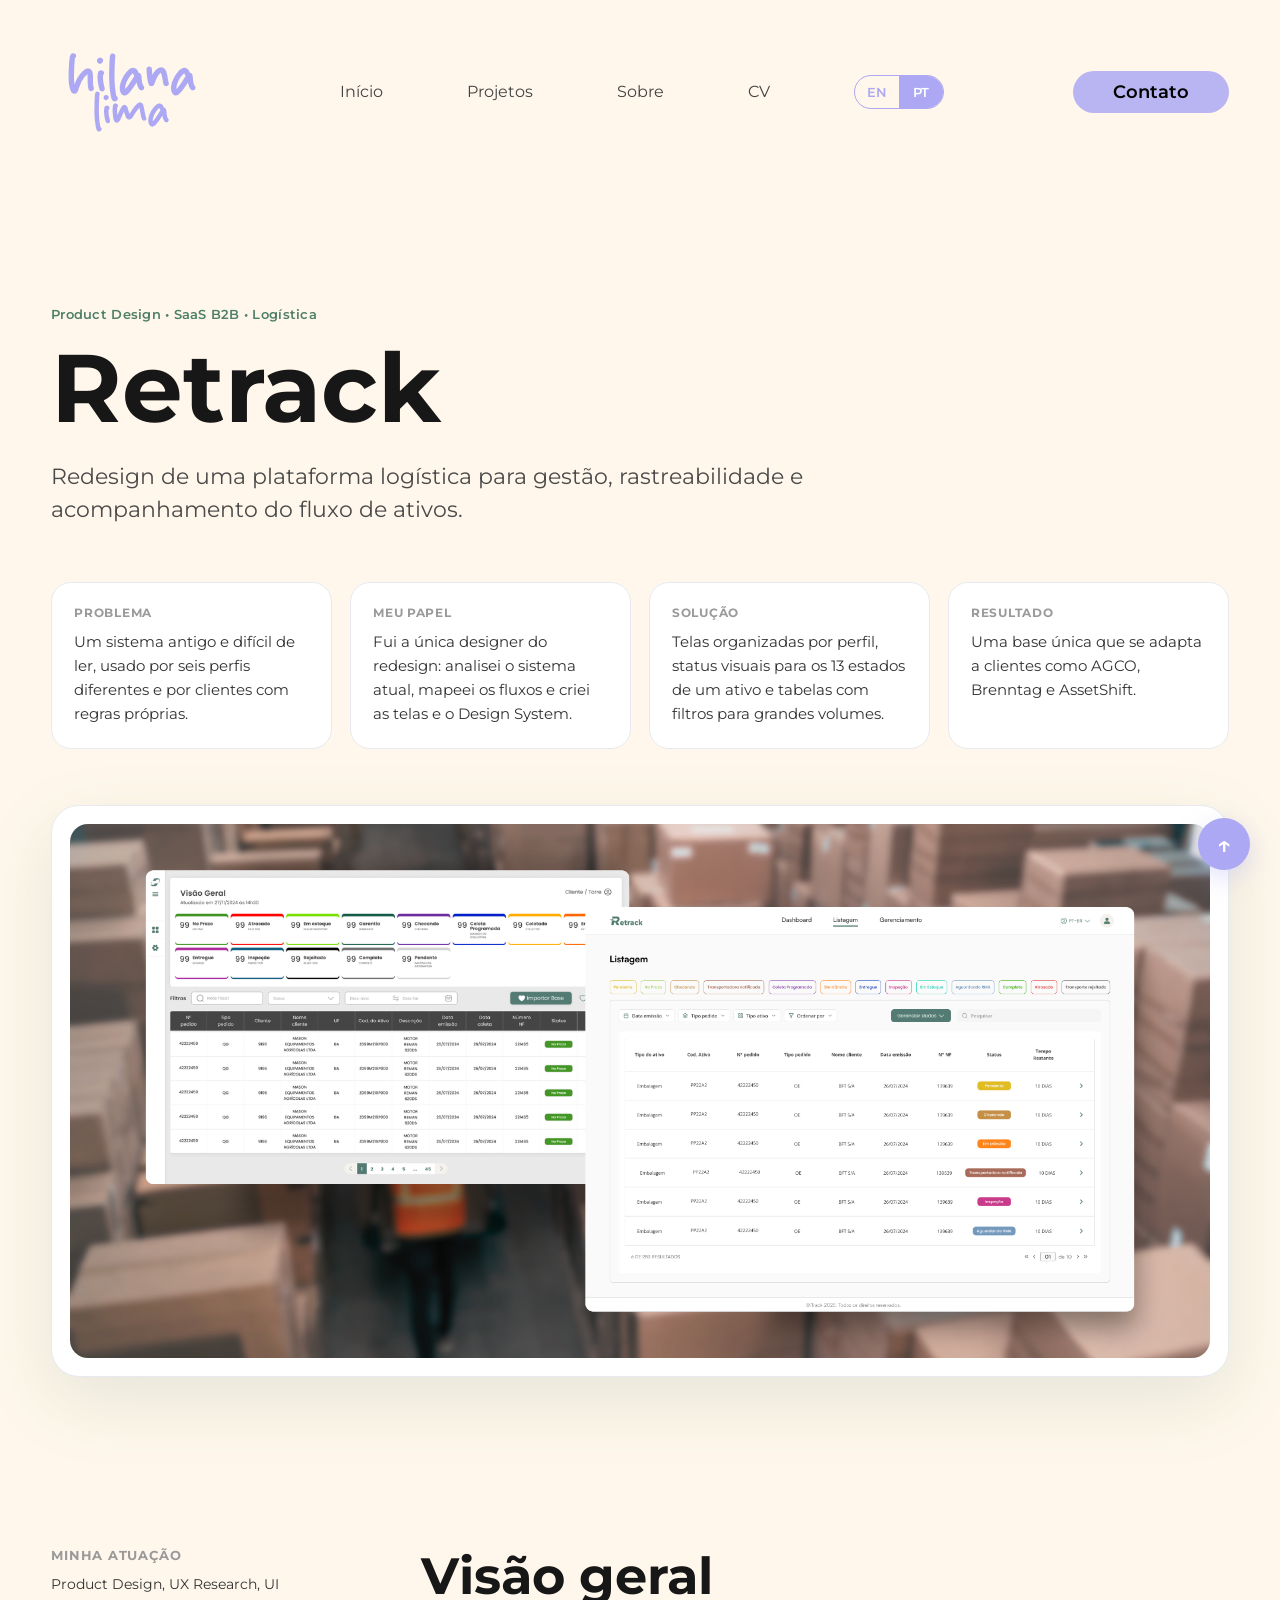
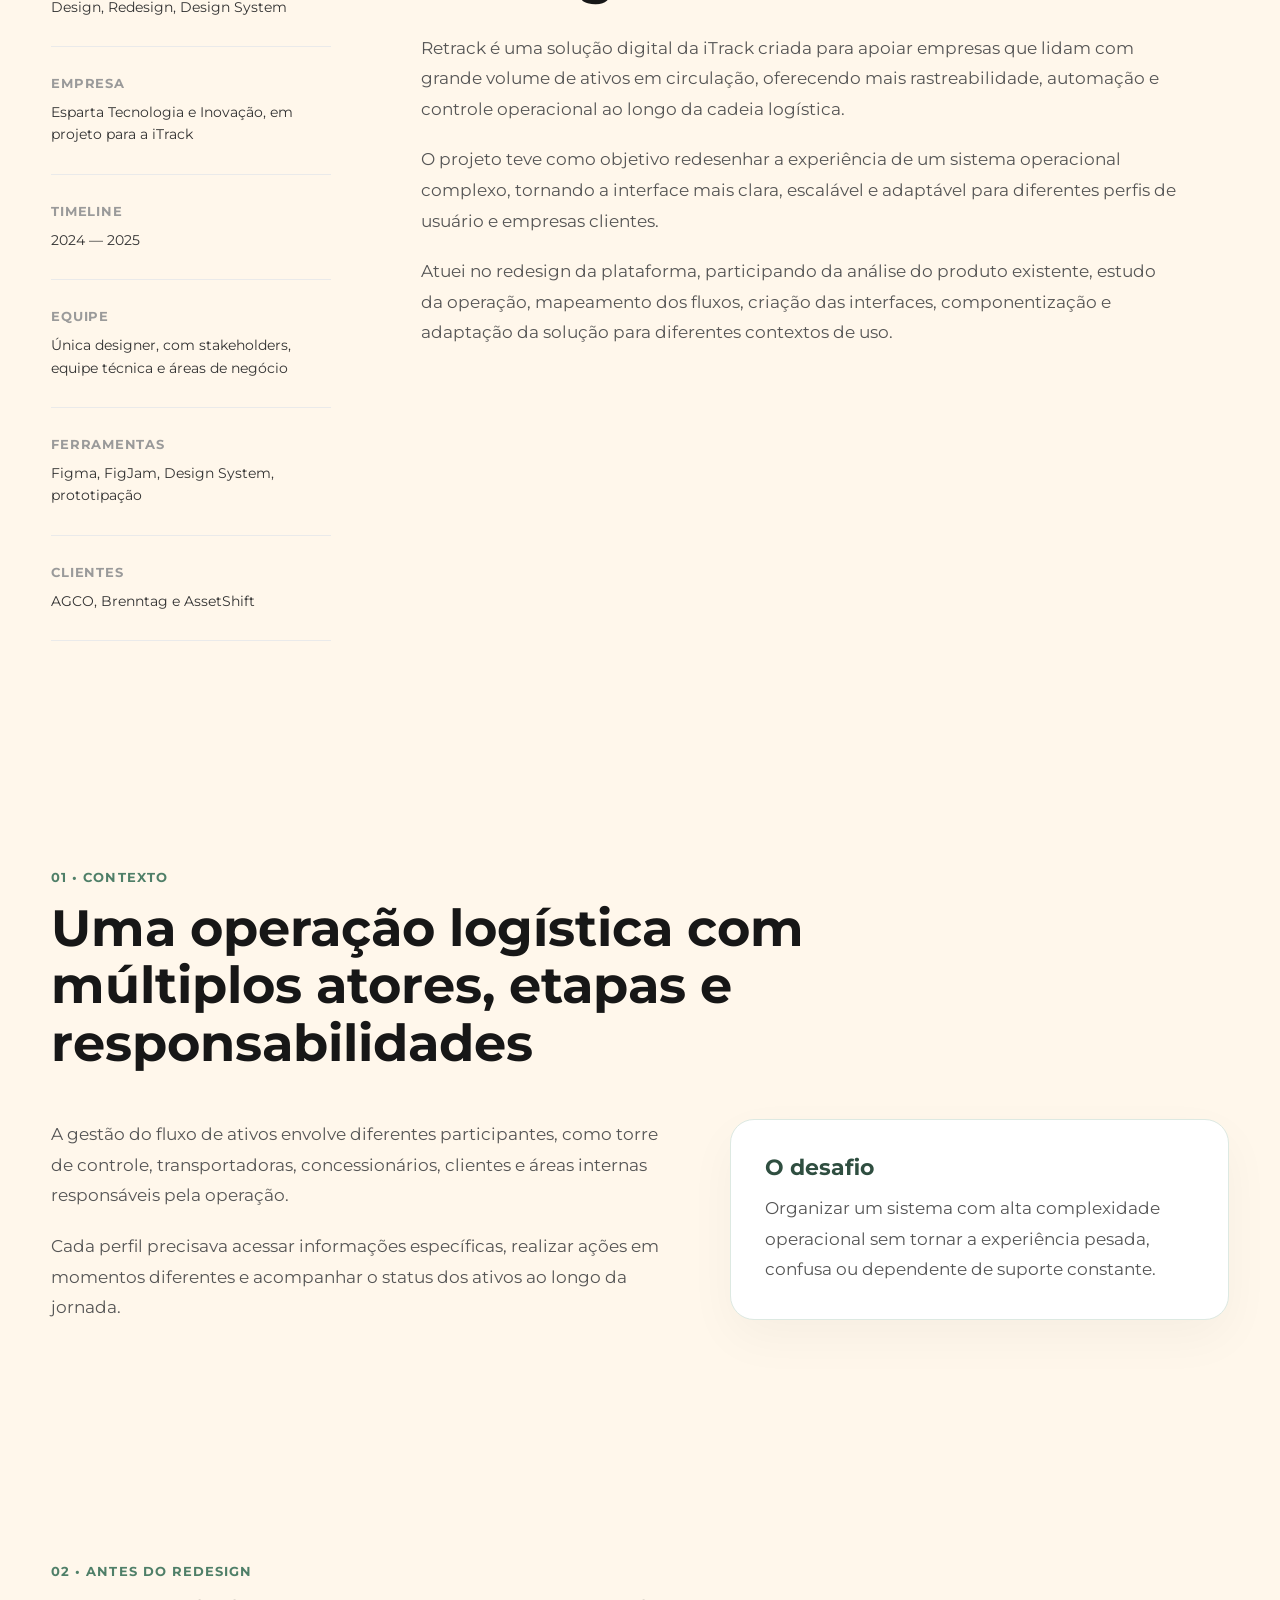
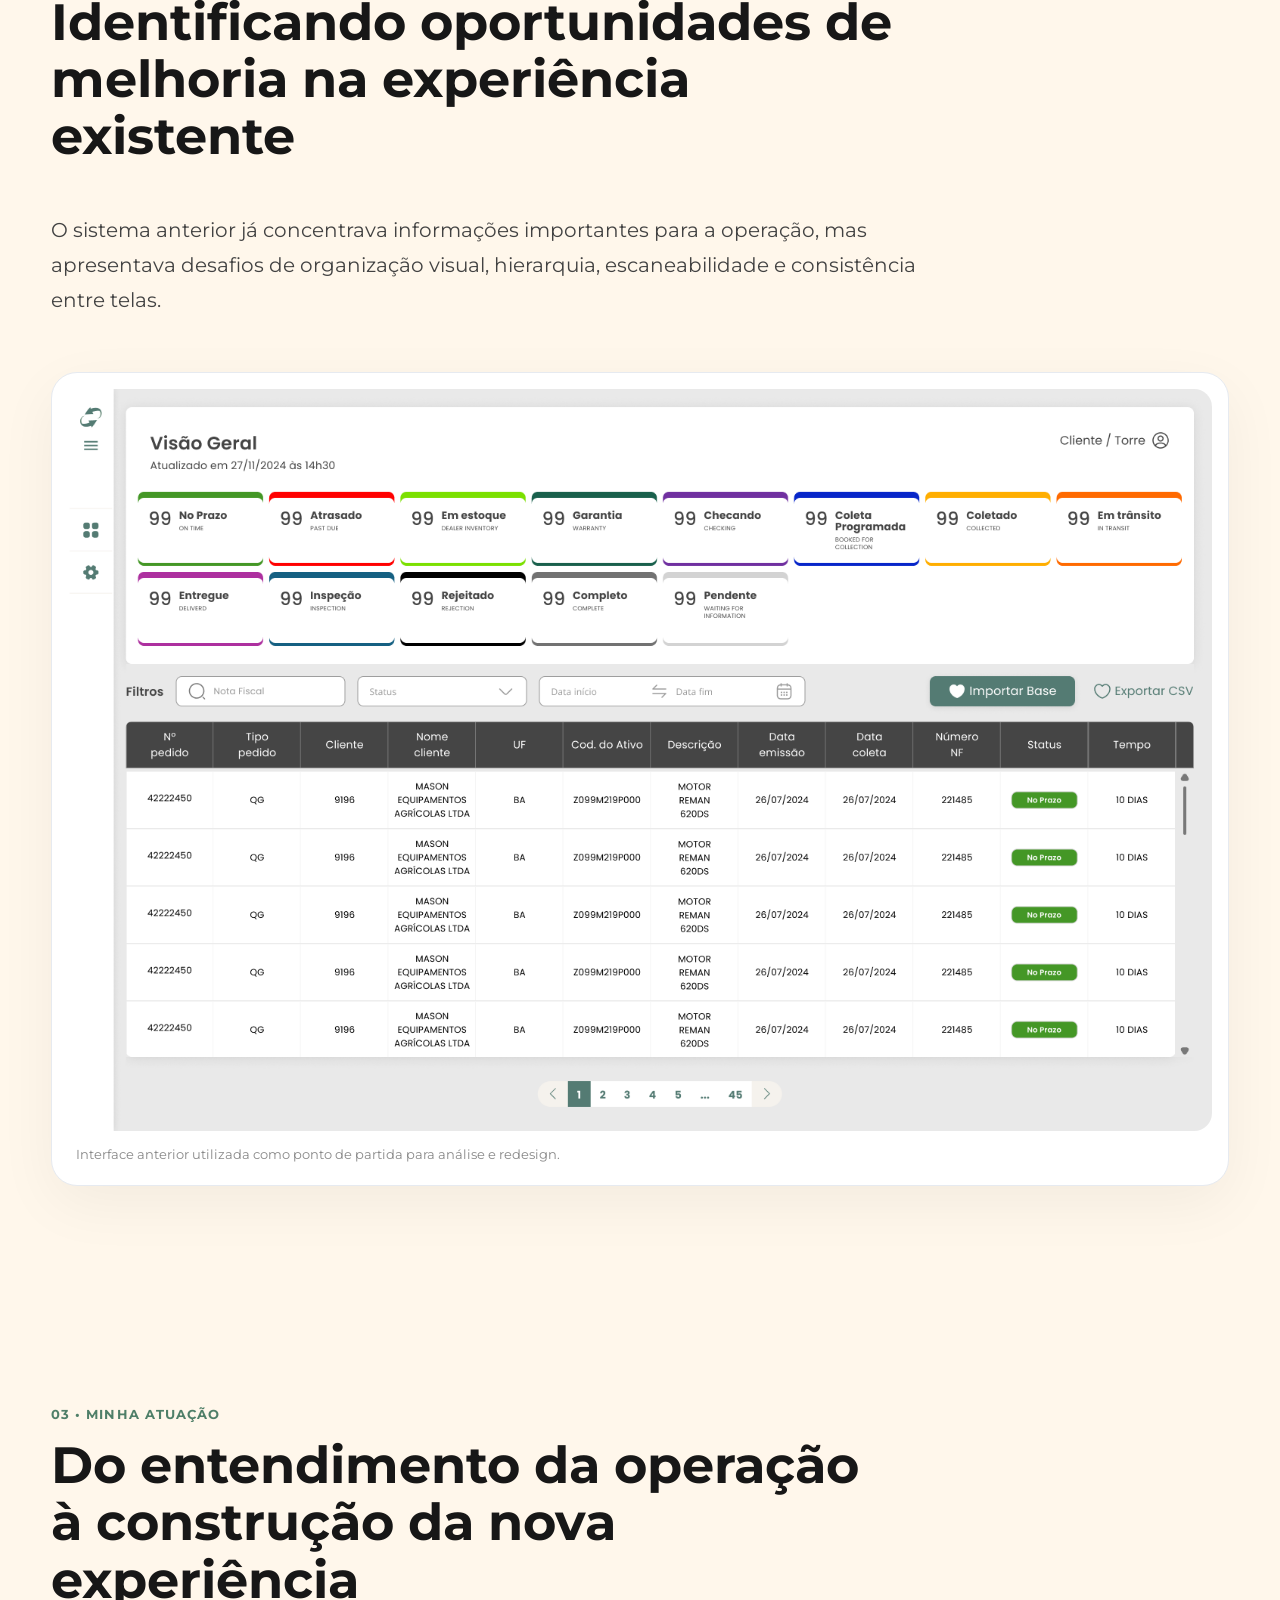
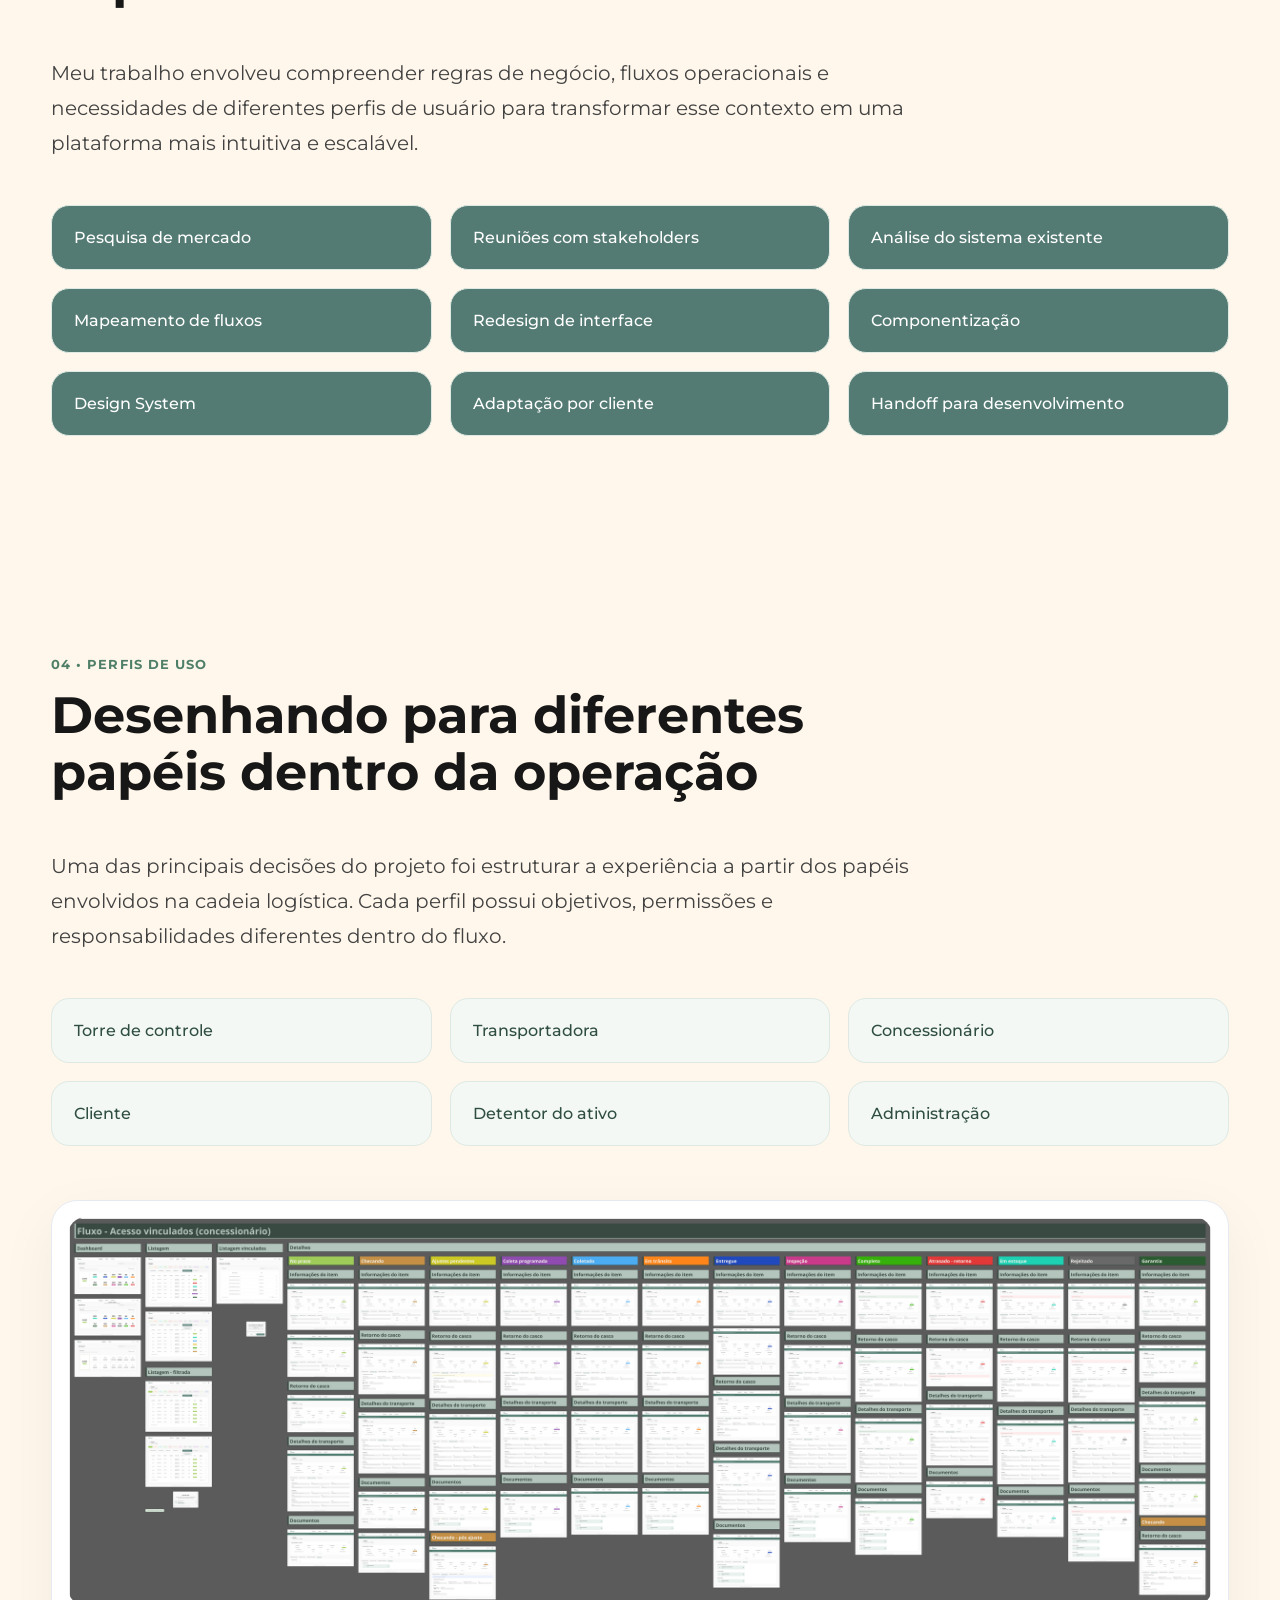
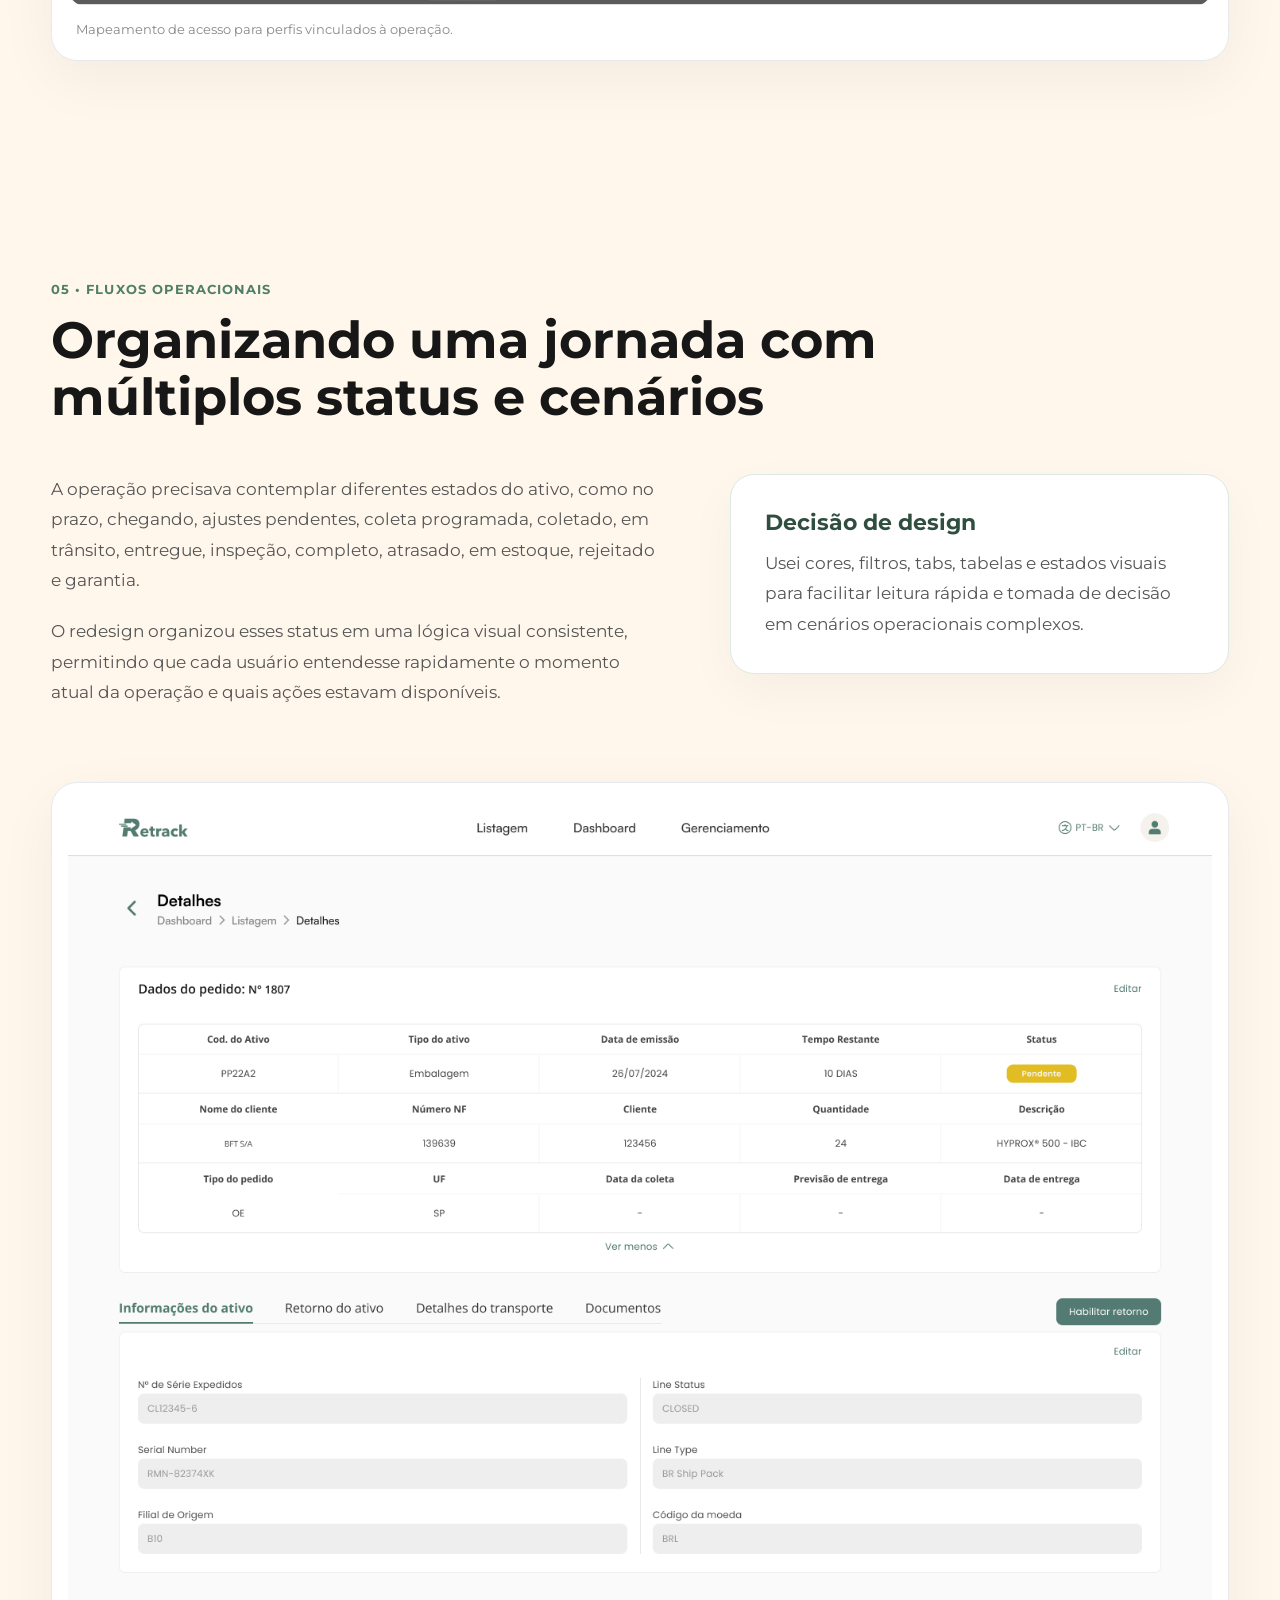
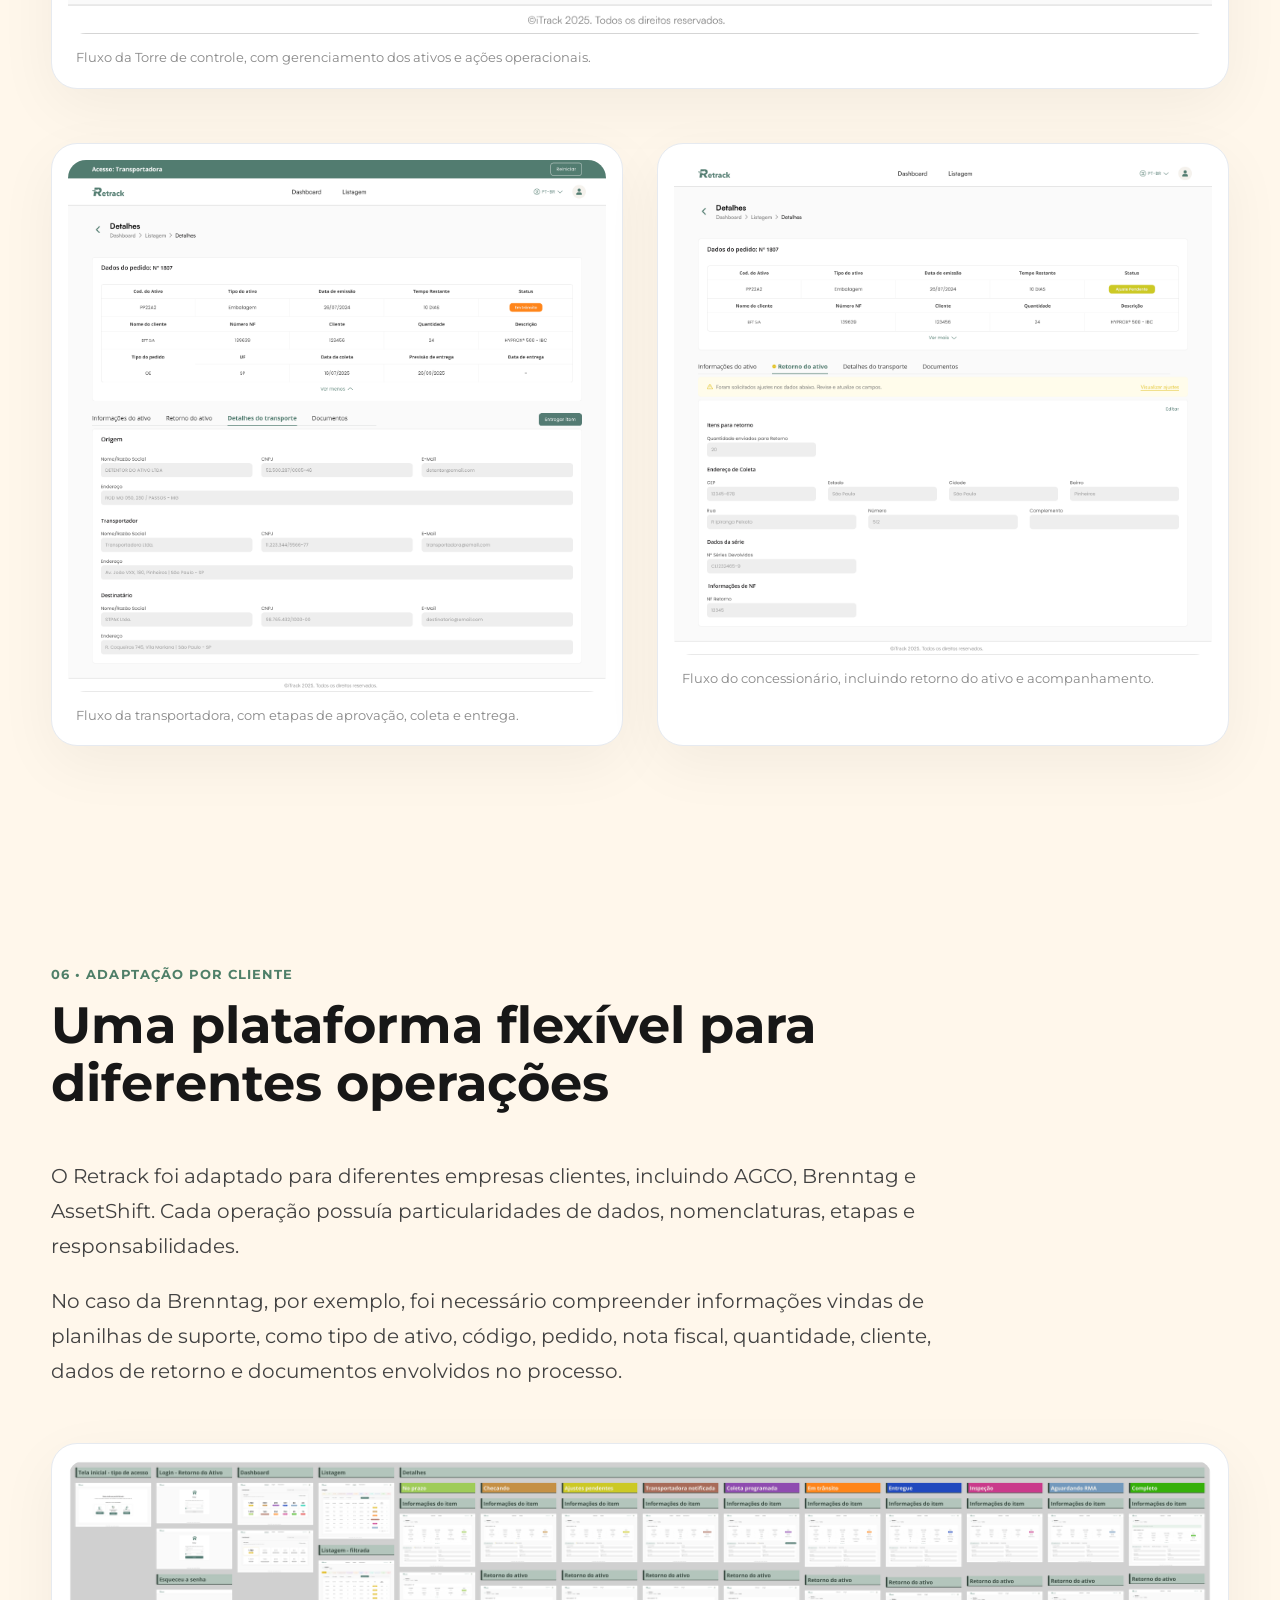
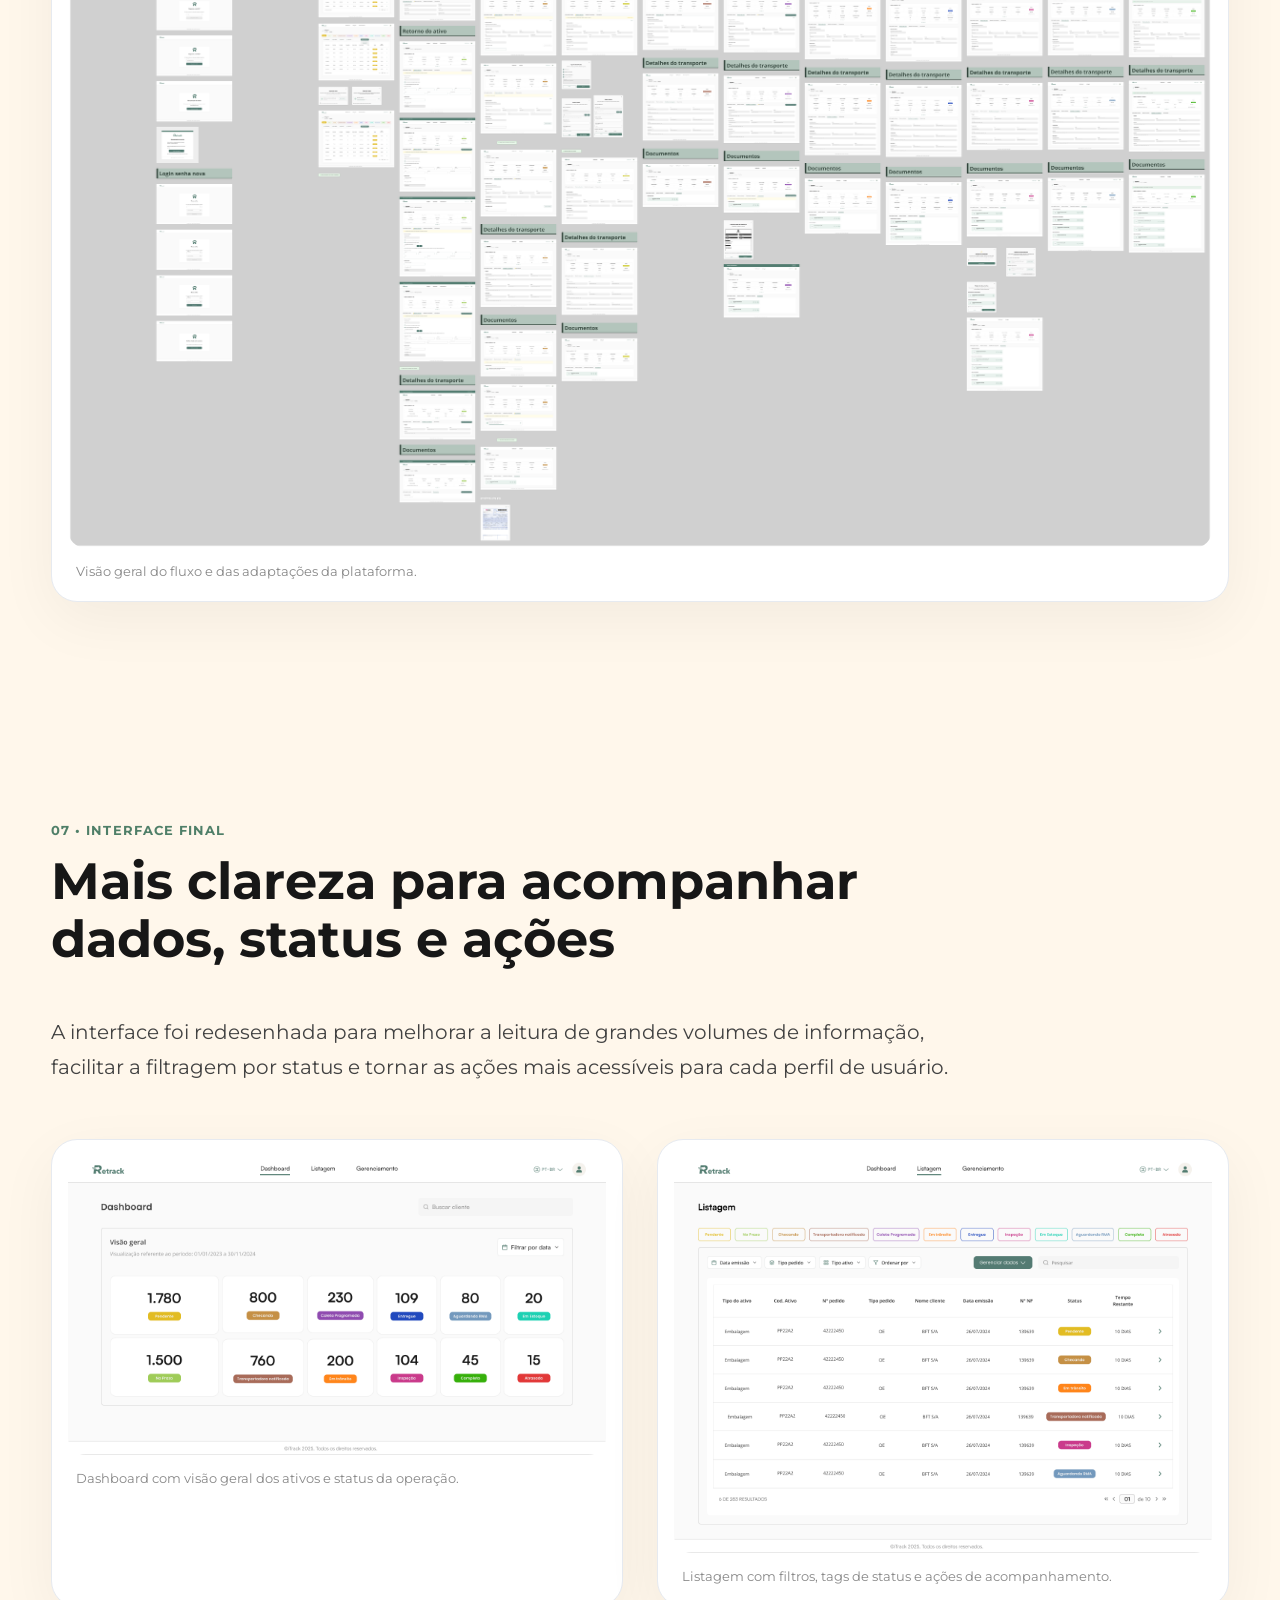
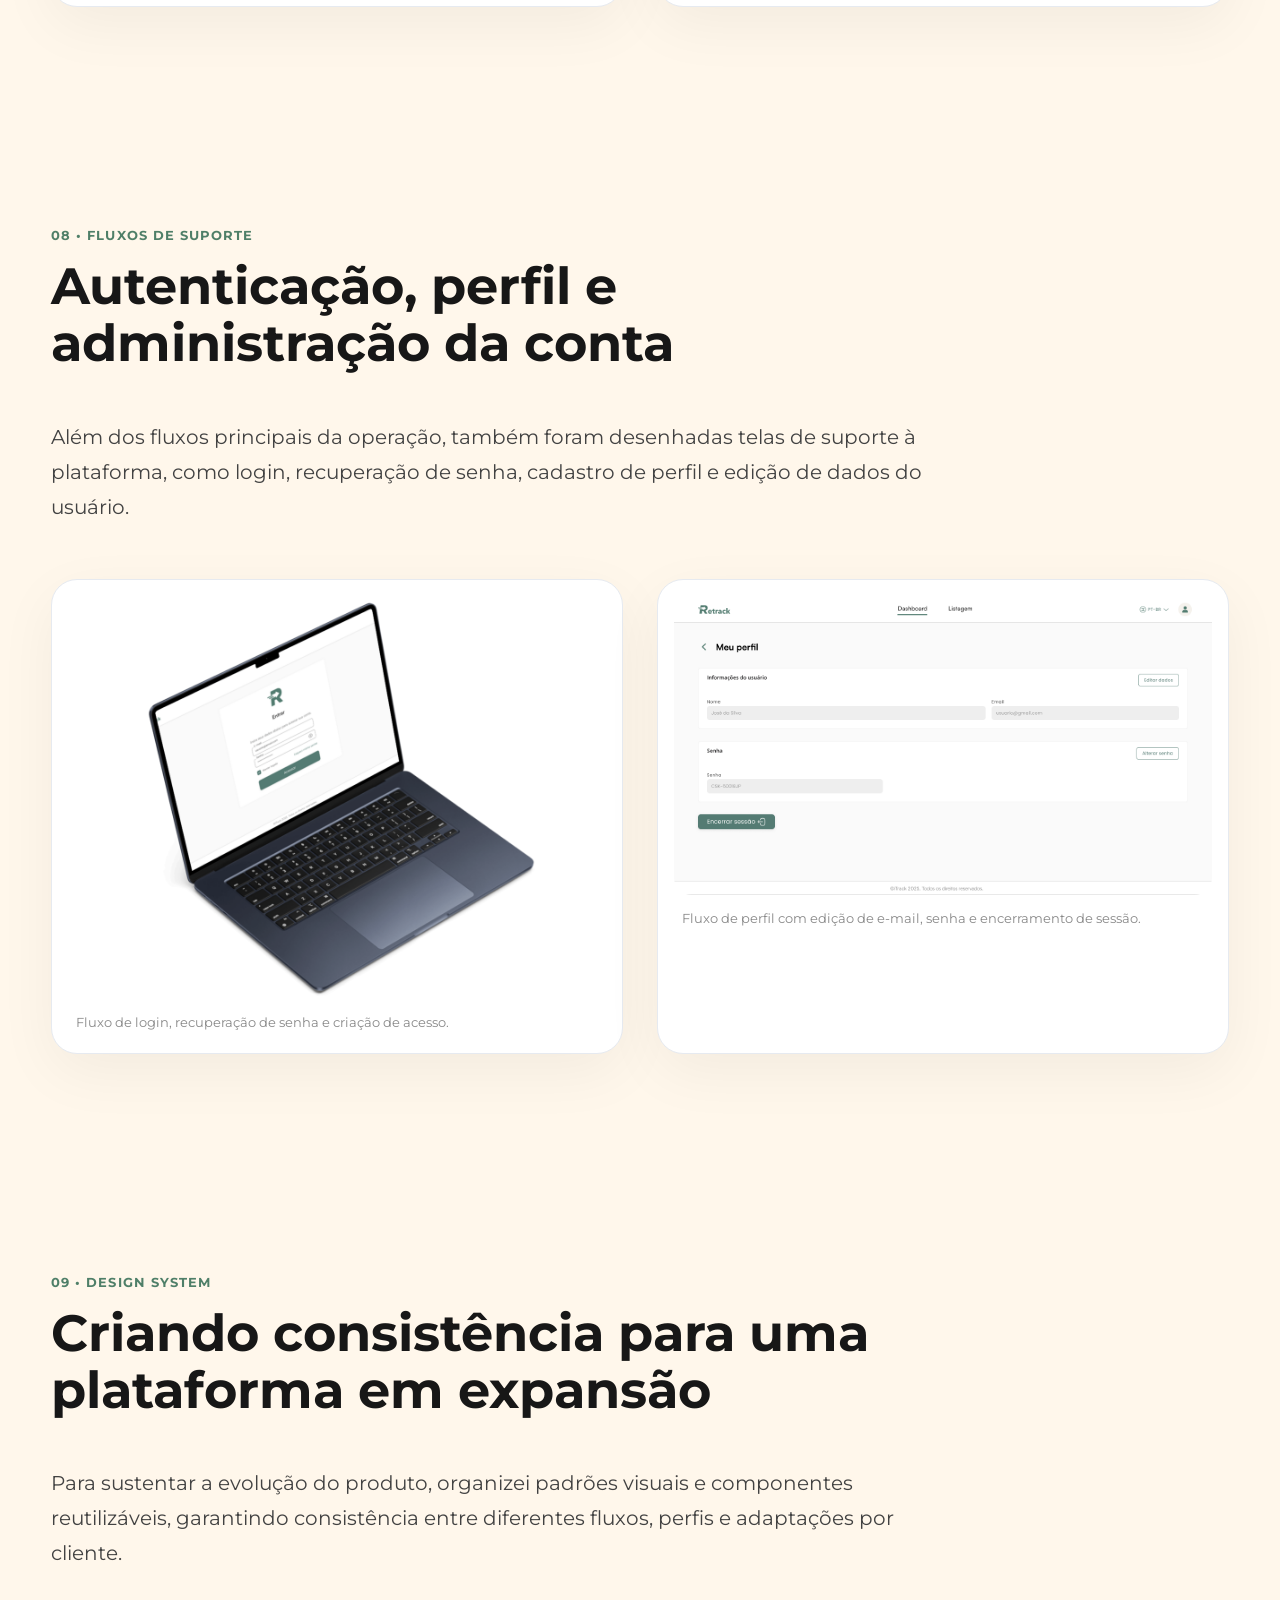
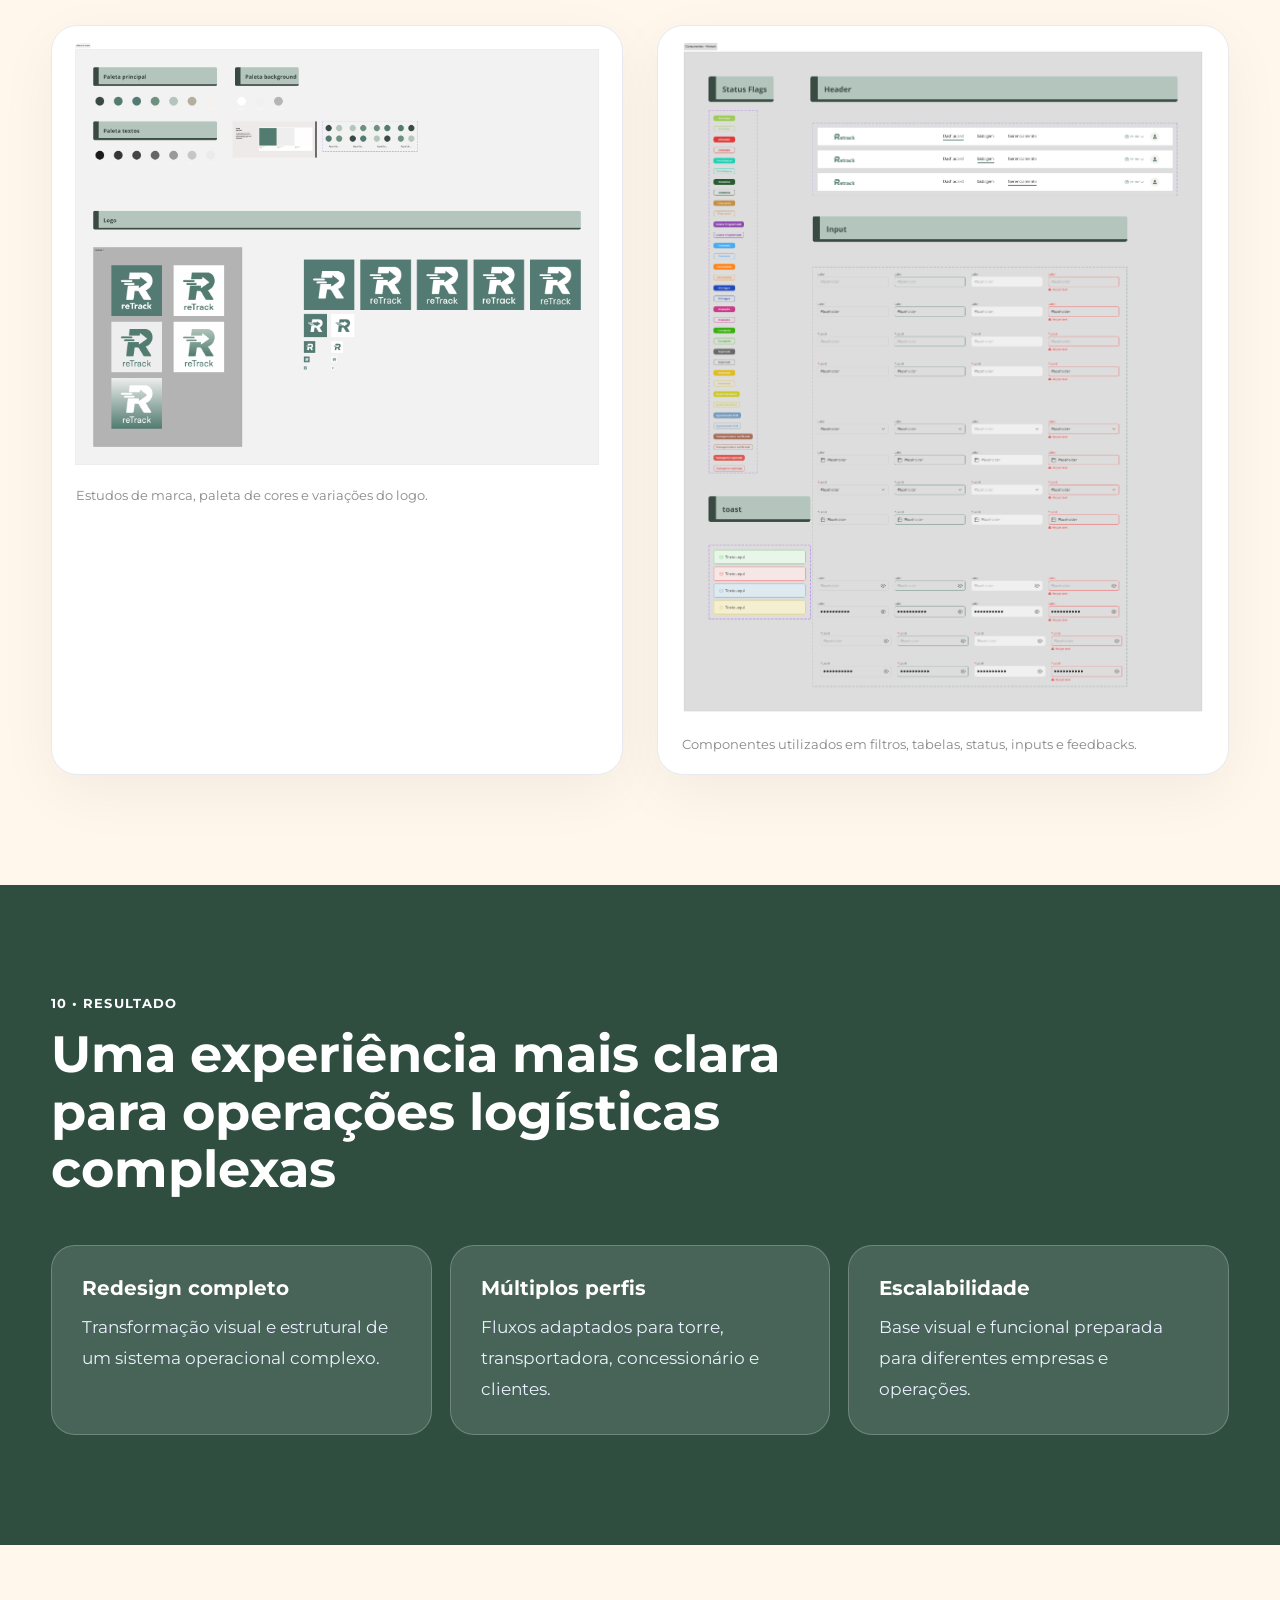
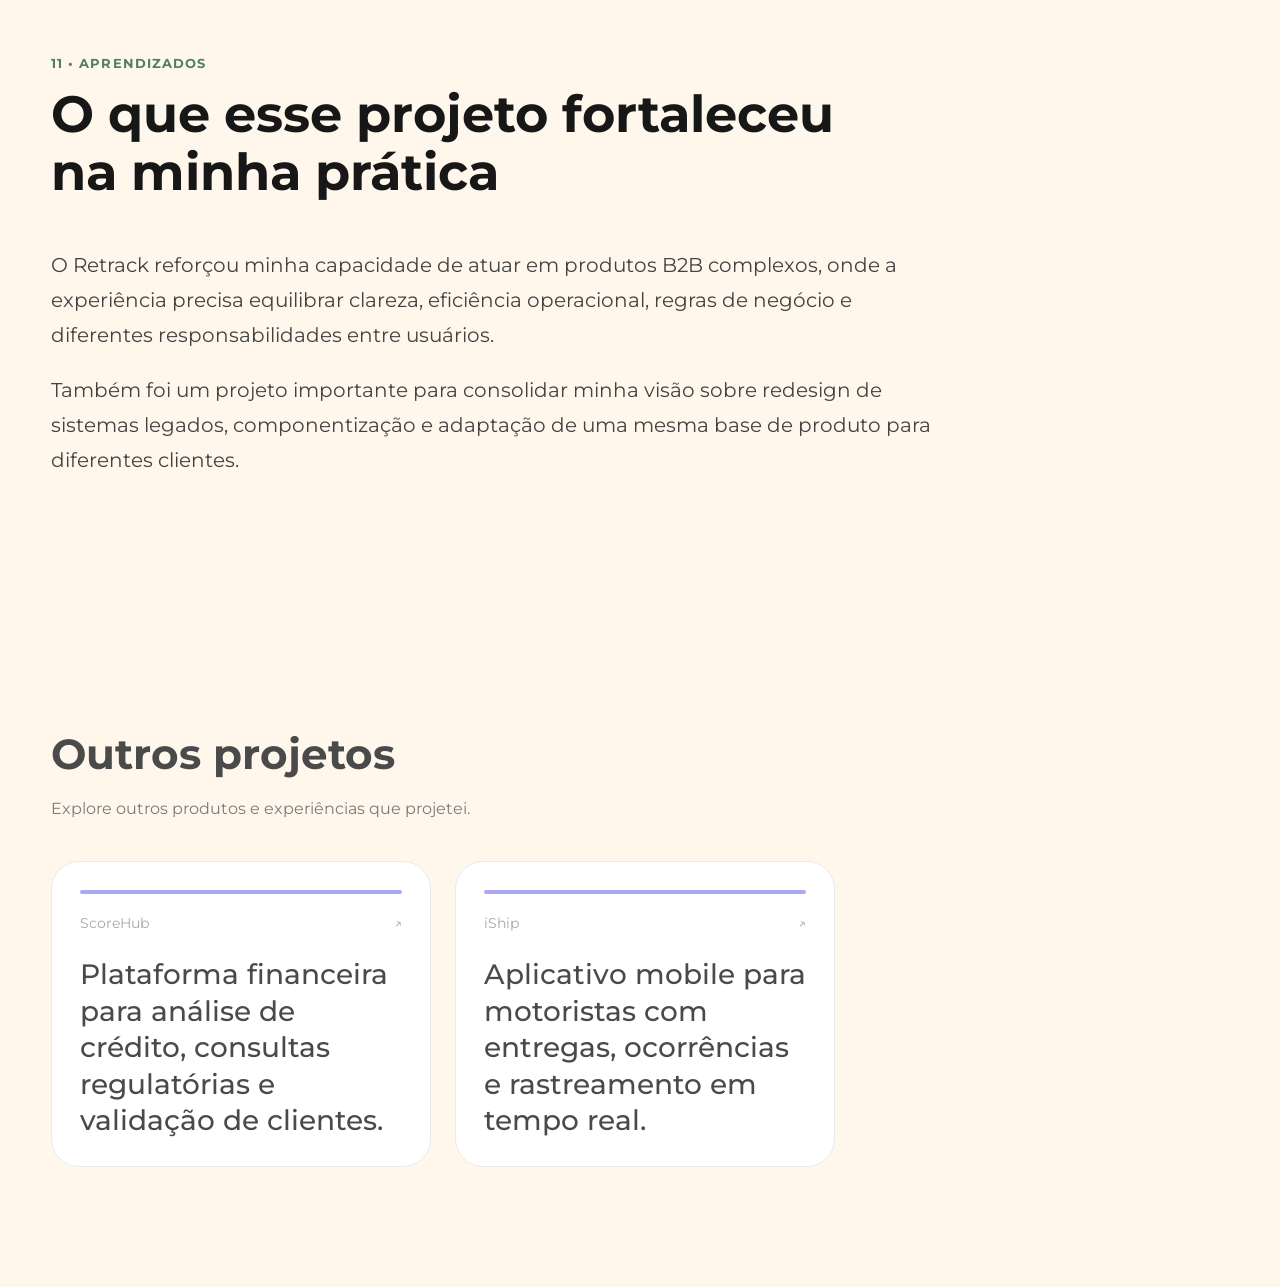
<file: retrack.html>
<!DOCTYPE html>
<html lang="pt-br">
<head>
  <meta charset="UTF-8">
  <meta name="viewport" content="width=device-width, initial-scale=1.0">

  <!-- FONT -->
  <link rel="preconnect" href="https://fonts.googleapis.com">
  <link rel="preconnect" href="https://fonts.gstatic.com" crossorigin>
  <link href="https://fonts.googleapis.com/css2?family=Montserrat:wght@300;400;500;600;700&display=swap" rel="stylesheet">

  <link rel="stylesheet" href="style.css?v=2026-11-25">
  <link rel="icon" type="image/png" href="Image/favicon.png">
  <title>Retrack | Case</title>
    <meta name="description" content="Case de Product Design: redesign do Retrack, plataforma SaaS para rastrear ativos em operações logísticas.">
    <meta property="og:type" content="website">
    <meta property="og:title" content="Retrack | Case">
    <meta property="og:description" content="Case de Product Design: redesign do Retrack, plataforma SaaS para rastrear ativos em operações logísticas.">
    <meta property="og:image" content="https://hilanalima.com/Image/retrack-hero.png">
    <meta property="og:url" content="https://hilanalima.com/retrack.html">
    <meta name="twitter:card" content="summary_large_image">
</head>

<body>

  <header>
   <div class="interface">
    <div class="logo">
   <a href="index.html">
    <img src="Image/hilana lima.png" alt="Hilana Lima, página inicial">
   </a>
    </div><!--logo-->

      <nav class="menu-desktop">
      <ul>
<li><a href="index.html">Início</a></li>
<li><a href="index.html#projetos">Projetos</a></li>
<li><a href="sobre.html">Sobre</a></li>
          <li><a href="cv/hilana-lima-cv-pt.pdf?v=2026-11-25b" target="_blank">CV</a></li>
          <li>
          <div class="language-toggle">
            <a href="en retrack.html">EN</a>
            <span class="active">PT</span>
          </div>
        </li>
      </ul>
      </nav>

      <div class="btn-contato">
        <a href="https://www.linkedin.com/in/hilanalima/" target="_blank" rel="noopener">
            <button>Contato</button>
        </a>
      </div>
   </div><!--interface-->
  </header>

<main>

<!-- HERO -->
<section class="case-hero retrack-hero">
  <div class="interface">
    <span class="case-tag retrack-tag">Product Design • SaaS B2B • Logística</span>

    <h1>Retrack</h1>

    <p>
      Redesign de uma plataforma logística para gestão, rastreabilidade
      e acompanhamento do fluxo de ativos.
    </p>

        <div class="case-summary">
      <div>
        <h3>Problema</h3>
        <p>Um sistema antigo e difícil de ler, usado por seis perfis diferentes e por clientes com regras próprias.</p>
      </div>
      <div>
        <h3>Meu papel</h3>
        <p>Fui a única designer do redesign: analisei o sistema atual, mapeei os fluxos e criei as telas e o Design System.</p>
      </div>
      <div>
        <h3>Solução</h3>
        <p>Telas organizadas por perfil, status visuais para os 13 estados de um ativo e tabelas com filtros para grandes volumes.</p>
      </div>
      <div>
        <h3>Resultado</h3>
        <p>Uma base única que se adapta a clientes como AGCO, Brenntag e AssetShift.</p>
      </div>
    </div>

    <div class="hero-image-card retrack-card">
      <img src="Image/retrack-hero.png" alt="Telas da plataforma Retrack">
    </div>
  </div>
</section>

<!-- OVERVIEW -->
<section class="case-overview">
  <div class="interface">

    <div class="case-grid">

      <aside class="case-sidebar">

        <div class="case-info">
          <h4>Minha atuação</h4>
          <p>Product Design, UX Research, UI Design, Redesign, Design System</p>
        </div>

        <div class="case-info">
          <h4>Empresa</h4>
          <p>Esparta Tecnologia e Inovação, em projeto para a iTrack</p>
        </div>

        <div class="case-info">
          <h4>Timeline</h4>
          <p>2024 — 2025</p>
        </div>

        <div class="case-info">
          <h4>Equipe</h4>
          <p>Única designer, com stakeholders, equipe técnica e áreas de negócio</p>
        </div>

        <div class="case-info">
          <h4>Ferramentas</h4>
          <p>Figma, FigJam, Design System, prototipação</p>
        </div>

        <div class="case-info">
          <h4>Clientes</h4>
          <p>AGCO, Brenntag e AssetShift</p>
        </div>

      </aside>

      <div class="case-content">
        <h2>Visão geral</h2>

        <p>
          Retrack é uma solução digital da iTrack criada para apoiar empresas
          que lidam com grande volume de ativos em circulação, oferecendo mais
          rastreabilidade, automação e controle operacional ao longo da cadeia
          logística.
        </p>

        <p>
          O projeto teve como objetivo redesenhar a experiência de um sistema
          operacional complexo, tornando a interface mais clara, escalável e
          adaptável para diferentes perfis de usuário e empresas clientes.
        </p>

        <p>
          Atuei no redesign da plataforma, participando da análise do produto
          existente, estudo da operação, mapeamento dos fluxos, criação das
          interfaces, componentização e adaptação da solução para diferentes
          contextos de uso.
        </p>
      </div>

    </div>

  </div>
</section>

<!-- CONTEXTO -->
<section class="case-section">
  <div class="interface">
    <div class="section-header retrack-header">
      <span>01 • Contexto</span>
      <h2>Uma operação logística com múltiplos atores, etapas e responsabilidades</h2>
    </div>

    <div class="two-columns">
      <div>
        <p>
          A gestão do fluxo de ativos envolve diferentes participantes, como
          torre de controle, transportadoras, concessionários, clientes e áreas
          internas responsáveis pela operação.
        </p>

        <p>
          Cada perfil precisava acessar informações específicas, realizar ações
          em momentos diferentes e acompanhar o status dos ativos ao longo da
          jornada.
        </p>
      </div>

      <div class="highlight-box retrack-highlight">
        <h3>O desafio</h3>
        <p>
          Organizar um sistema com alta complexidade operacional sem tornar a
          experiência pesada, confusa ou dependente de suporte constante.
        </p>
      </div>
    </div>
  </div>
</section>

<!-- ANTES -->
<section class="case-section soft-bg">
  <div class="interface">
    <div class="section-header retrack-header">
      <span>02 • Antes do redesign</span>
      <h2>Identificando oportunidades de melhoria na experiência existente</h2>
    </div>

    <p class="large-text">
      O sistema anterior já concentrava informações importantes para a operação,
      mas apresentava desafios de organização visual, hierarquia, escaneabilidade
      e consistência entre telas.
    </p>

    <div class="case-image spacing-top">
      <img loading="lazy" decoding="async" src="Image/retrack-sistema-antigo.png" alt="Sistema antes do redesign">
      <p>Interface anterior utilizada como ponto de partida para análise e redesign.</p>
    </div>
  </div>
</section>

<!-- MINHA ATUAÇÃO -->
<section class="case-section">
  <div class="interface">
    <div class="section-header retrack-header">
      <span>03 • Minha atuação</span>
      <h2>Do entendimento da operação à construção da nova experiência</h2>
    </div>

    <p class="large-text">
      Meu trabalho envolveu compreender regras de negócio, fluxos operacionais
      e necessidades de diferentes perfis de usuário para transformar esse
      contexto em uma plataforma mais intuitiva e escalável.
    </p>

    <div class="responsibilities-grid retrack-responsibilities">
      <div>Pesquisa de mercado</div>
      <div>Reuniões com stakeholders</div>
      <div>Análise do sistema existente</div>
      <div>Mapeamento de fluxos</div>
      <div>Redesign de interface</div>
      <div>Componentização</div>
      <div>Design System</div>
      <div>Adaptação por cliente</div>
      <div>Handoff para desenvolvimento</div>
    </div>
  </div>
</section>

<!-- PERFIS -->
<section class="case-section soft-bg">
  <div class="interface">
    <div class="section-header retrack-header">
      <span>04 • Perfis de uso</span>
      <h2>Desenhando para diferentes papéis dentro da operação</h2>
    </div>

    <p class="large-text">
      Uma das principais decisões do projeto foi estruturar a experiência a
      partir dos papéis envolvidos na cadeia logística. Cada perfil possui
      objetivos, permissões e responsabilidades diferentes dentro do fluxo.
    </p>

    <div class="modules-grid retrack-modules">
      <div>Torre de controle</div>
      <div>Transportadora</div>
      <div>Concessionário</div>
      <div>Cliente</div>
      <div>Detentor do ativo</div>
      <div>Administração</div>
    </div>

    <div class="case-image spacing-top">
      <img loading="lazy" decoding="async" src="Image/retrack-acesso-vinculados.png" alt="Fluxo de acesso vinculados">
      <p>Mapeamento de acesso para perfis vinculados à operação.</p>
    </div>
  </div>
</section>

<!-- FLUXOS -->
<section class="case-section">
  <div class="interface">
    <div class="section-header retrack-header">
      <span>05 • Fluxos operacionais</span>
      <h2>Organizando uma jornada com múltiplos status e cenários</h2>
    </div>

    <div class="two-columns">
      <div>
        <p>
          A operação precisava contemplar diferentes estados do ativo, como
          no prazo, chegando, ajustes pendentes, coleta programada, coletado,
          em trânsito, entregue, inspeção, completo, atrasado, em estoque,
          rejeitado e garantia.
        </p>

        <p>
          O redesign organizou esses status em uma lógica visual consistente,
          permitindo que cada usuário entendesse rapidamente o momento atual
          da operação e quais ações estavam disponíveis.
        </p>
      </div>

      <div class="highlight-box retrack-highlight">
        <h3>Decisão de design</h3>
        <p>
          Usei cores, filtros, tabs, tabelas e estados visuais para facilitar
          leitura rápida e tomada de decisão em cenários operacionais complexos.
        </p>
      </div>
    </div>

    <div class="case-image spacing-top">
      <img loading="lazy" decoding="async" src="Image/retrack-fluxo-torre.png" alt="Fluxo da Torre">
      <p>Fluxo da Torre de controle, com gerenciamento dos ativos e ações operacionais.</p>
    </div>

    <div class="image-grid spacing-top">
      <div class="case-image">
        <img loading="lazy" decoding="async" src="Image/retrack-fluxo-transportadora.png" alt="Fluxo da Transportadora">
        <p>Fluxo da transportadora, com etapas de aprovação, coleta e entrega.</p>
      </div>

      <div class="case-image">
        <img loading="lazy" decoding="async" src="Image/retrack-fluxo-concessionario.png" alt="Fluxo do Concessionário">
        <p>Fluxo do concessionário, incluindo retorno do ativo e acompanhamento.</p>
      </div>
    </div>
  </div>
</section>

<!-- ADAPTAÇÃO CLIENTES -->
<section class="case-section soft-bg">
  <div class="interface">
    <div class="section-header retrack-header">
      <span>06 • Adaptação por cliente</span>
      <h2>Uma plataforma flexível para diferentes operações</h2>
    </div>

    <p class="large-text">
      O Retrack foi adaptado para diferentes empresas clientes, incluindo AGCO,
      Brenntag e AssetShift. Cada operação possuía particularidades de dados,
      nomenclaturas, etapas e responsabilidades.
    </p>

    <p class="large-text">
      No caso da Brenntag, por exemplo, foi necessário compreender informações
      vindas de planilhas de suporte, como tipo de ativo, código, pedido,
      nota fiscal, quantidade, cliente, dados de retorno e documentos envolvidos
      no processo.
    </p>

    <div class="case-image spacing-top">
      <img loading="lazy" decoding="async" src="Image/retrack-fluxo-geral.png" alt="Fluxo geral Retrack">
      <p>Visão geral do fluxo e das adaptações da plataforma.</p>
    </div>
  </div>
</section>

<!-- TELAS PRINCIPAIS -->
<section class="case-section">
  <div class="interface">
    <div class="section-header retrack-header">
      <span>07 • Interface final</span>
      <h2>Mais clareza para acompanhar dados, status e ações</h2>
    </div>

    <p class="large-text">
      A interface foi redesenhada para melhorar a leitura de grandes volumes de
      informação, facilitar a filtragem por status e tornar as ações mais
      acessíveis para cada perfil de usuário.
    </p>

    <div class="image-grid spacing-top">
      <div class="case-image">
        <img loading="lazy" decoding="async" src="Image/retrack-dashboard.png" alt="Dashboard Retrack">
        <p>Dashboard com visão geral dos ativos e status da operação.</p>
      </div>

      <div class="case-image">
        <img loading="lazy" decoding="async" src="Image/retrack-listagem.png" alt="Listagem Retrack">
        <p>Listagem com filtros, tags de status e ações de acompanhamento.</p>
      </div>
    </div>
  </div>
</section>

<!-- SUPORTE -->
<section class="case-section soft-bg">
  <div class="interface">
    <div class="section-header retrack-header">
      <span>08 • Fluxos de suporte</span>
      <h2>Autenticação, perfil e administração da conta</h2>
    </div>

    <p class="large-text">
      Além dos fluxos principais da operação, também foram desenhadas telas de
      suporte à plataforma, como login, recuperação de senha, cadastro de perfil
      e edição de dados do usuário.
    </p>

    <div class="image-grid spacing-top">
      <div class="case-image">
        <img loading="lazy" decoding="async" src="Image/retrack-login.png" alt="Fluxo de login Retrack">
        <p>Fluxo de login, recuperação de senha e criação de acesso.</p>
      </div>

      <div class="case-image">
        <img loading="lazy" decoding="async" src="Image/retrack-perfil.png" alt="Fluxo de perfil Retrack">
        <p>Fluxo de perfil com edição de e-mail, senha e encerramento de sessão.</p>
      </div>
    </div>
  </div>
</section>

<!-- DESIGN SYSTEM -->
<section class="case-section">
  <div class="interface">
    <div class="section-header retrack-header">
      <span>09 • Design System</span>
      <h2>Criando consistência para uma plataforma em expansão</h2>
    </div>

    <p class="large-text">
      Para sustentar a evolução do produto, organizei padrões visuais e
      componentes reutilizáveis, garantindo consistência entre diferentes
      fluxos, perfis e adaptações por cliente.
    </p>

    <div class="image-grid spacing-top">
      <div class="case-image">
        <img loading="lazy" decoding="async" src="Image/retrack-marca-cores.png" alt="Marca e cores Retrack">
        <p>Estudos de marca, paleta de cores e variações do logo.</p>
      </div>

      <div class="case-image">
        <img loading="lazy" decoding="async" src="Image/retrack-componentes.png" alt="Componentes Retrack">
        <p>Componentes utilizados em filtros, tabelas, status, inputs e feedbacks.</p>
      </div>
    </div>
  </div>
</section>

<!-- RESULTADO -->
<section class="case-section impact-section retrack-impact">
  <div class="interface">
    <div class="section-header">
      <span>10 • Resultado</span>
      <h2>Uma experiência mais clara para operações logísticas complexas</h2>
    </div>

    <div class="impact-grid">
      <div>
        <strong>Redesign completo</strong>
        <p>Transformação visual e estrutural de um sistema operacional complexo.</p>
      </div>

      <div>
        <strong>Múltiplos perfis</strong>
        <p>Fluxos adaptados para torre, transportadora, concessionário e clientes.</p>
      </div>

      <div>
        <strong>Escalabilidade</strong>
        <p>Base visual e funcional preparada para diferentes empresas e operações.</p>
      </div>
    </div>
  </div>
</section>

<!-- APRENDIZADOS -->
<section class="case-section">
  <div class="interface">
    <div class="section-header retrack-header">
      <span>11 • Aprendizados</span>
      <h2>O que esse projeto fortaleceu na minha prática</h2>
    </div>

    <p class="large-text">
      O Retrack reforçou minha capacidade de atuar em produtos B2B complexos,
      onde a experiência precisa equilibrar clareza, eficiência operacional,
      regras de negócio e diferentes responsabilidades entre usuários.
    </p>

    <p class="large-text">
      Também foi um projeto importante para consolidar minha visão sobre
      redesign de sistemas legados, componentização e adaptação de uma mesma
      base de produto para diferentes clientes.
    </p>
  </div>
</section>

<!-- OUTROS PROJETOS -->
<section class="outros-projetos">
  <div class="interface">

    <h2>Outros projetos</h2>

    <p class="outros-projetos-subtitle">
      Explore outros produtos e experiências que projetei.
    </p>

    <div class="outros-cards-projetos">

       <a href="scorehub.html" class="outro-card-projeto">
        
        <div class="outro-card-topo">
          <span>ScoreHub</span>
          <span>↗</span>
        </div>

        <h3>
            Plataforma financeira para análise de crédito, consultas regulatórias e validação de clientes.
        </h3>
      </a>

      <a href="iship.html" class="outro-card-projeto">

        <div class="outro-card-topo">
          <span>iShip</span>
          <span>↗</span>
        </div>

        <h3>
            Aplicativo mobile para motoristas com entregas, ocorrências e rastreamento em tempo real.
        </h3>

      </a>

    </div>

  </div>
</section>

</main>
<a href="#" class="back-to-top">
  ↑
</a>

</body>
</html>
</file>
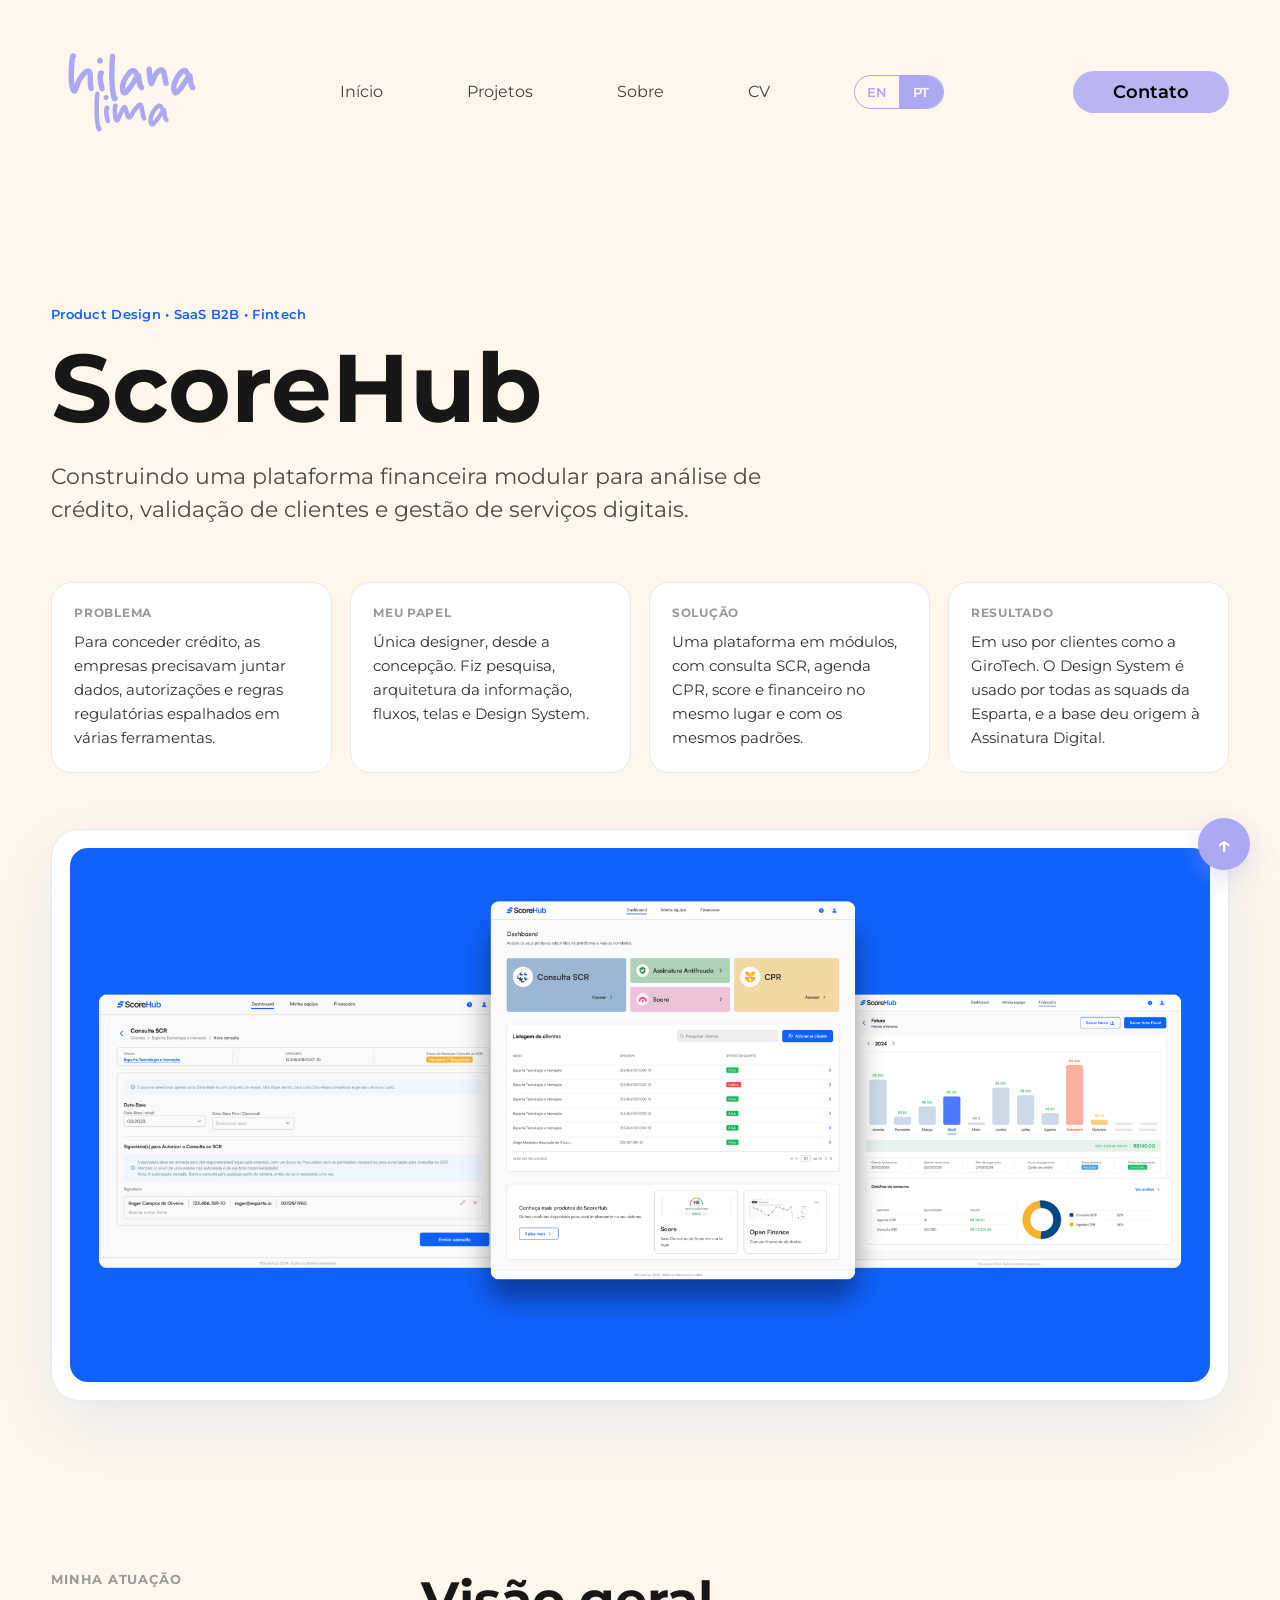
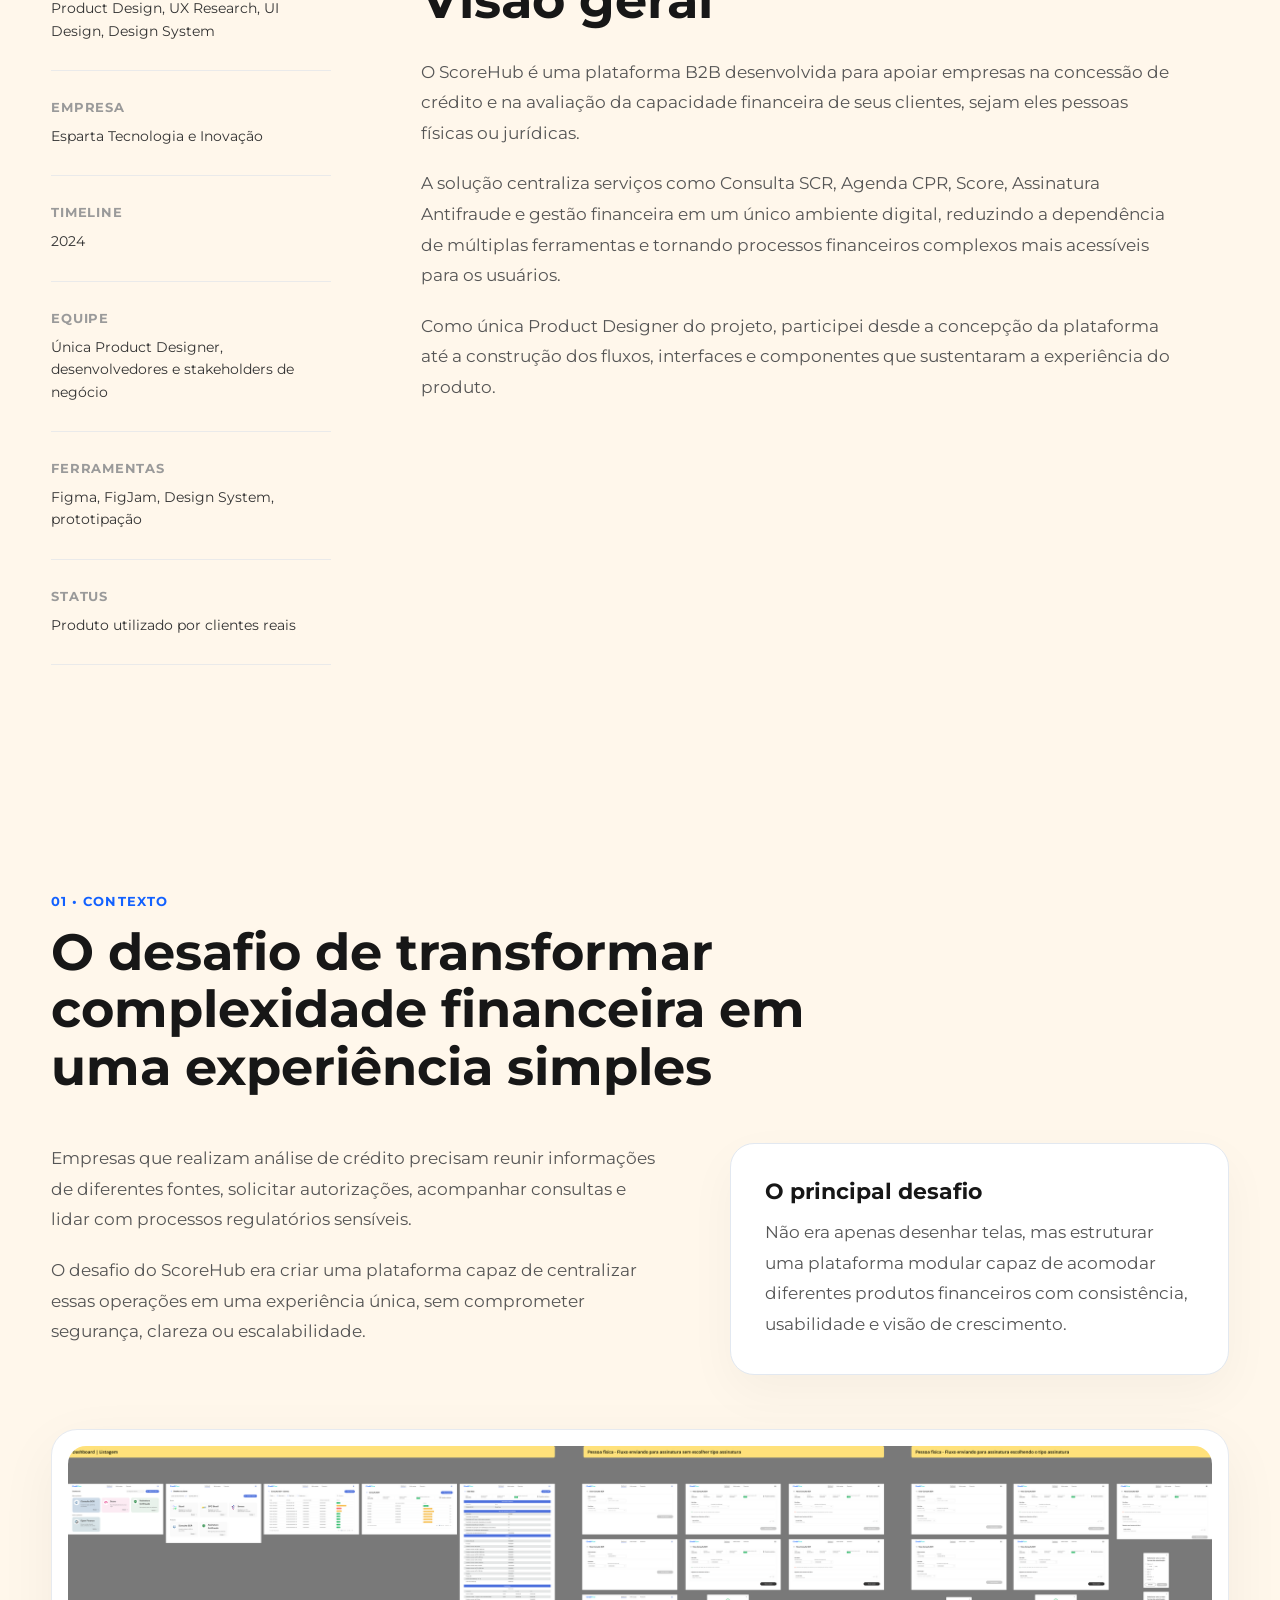
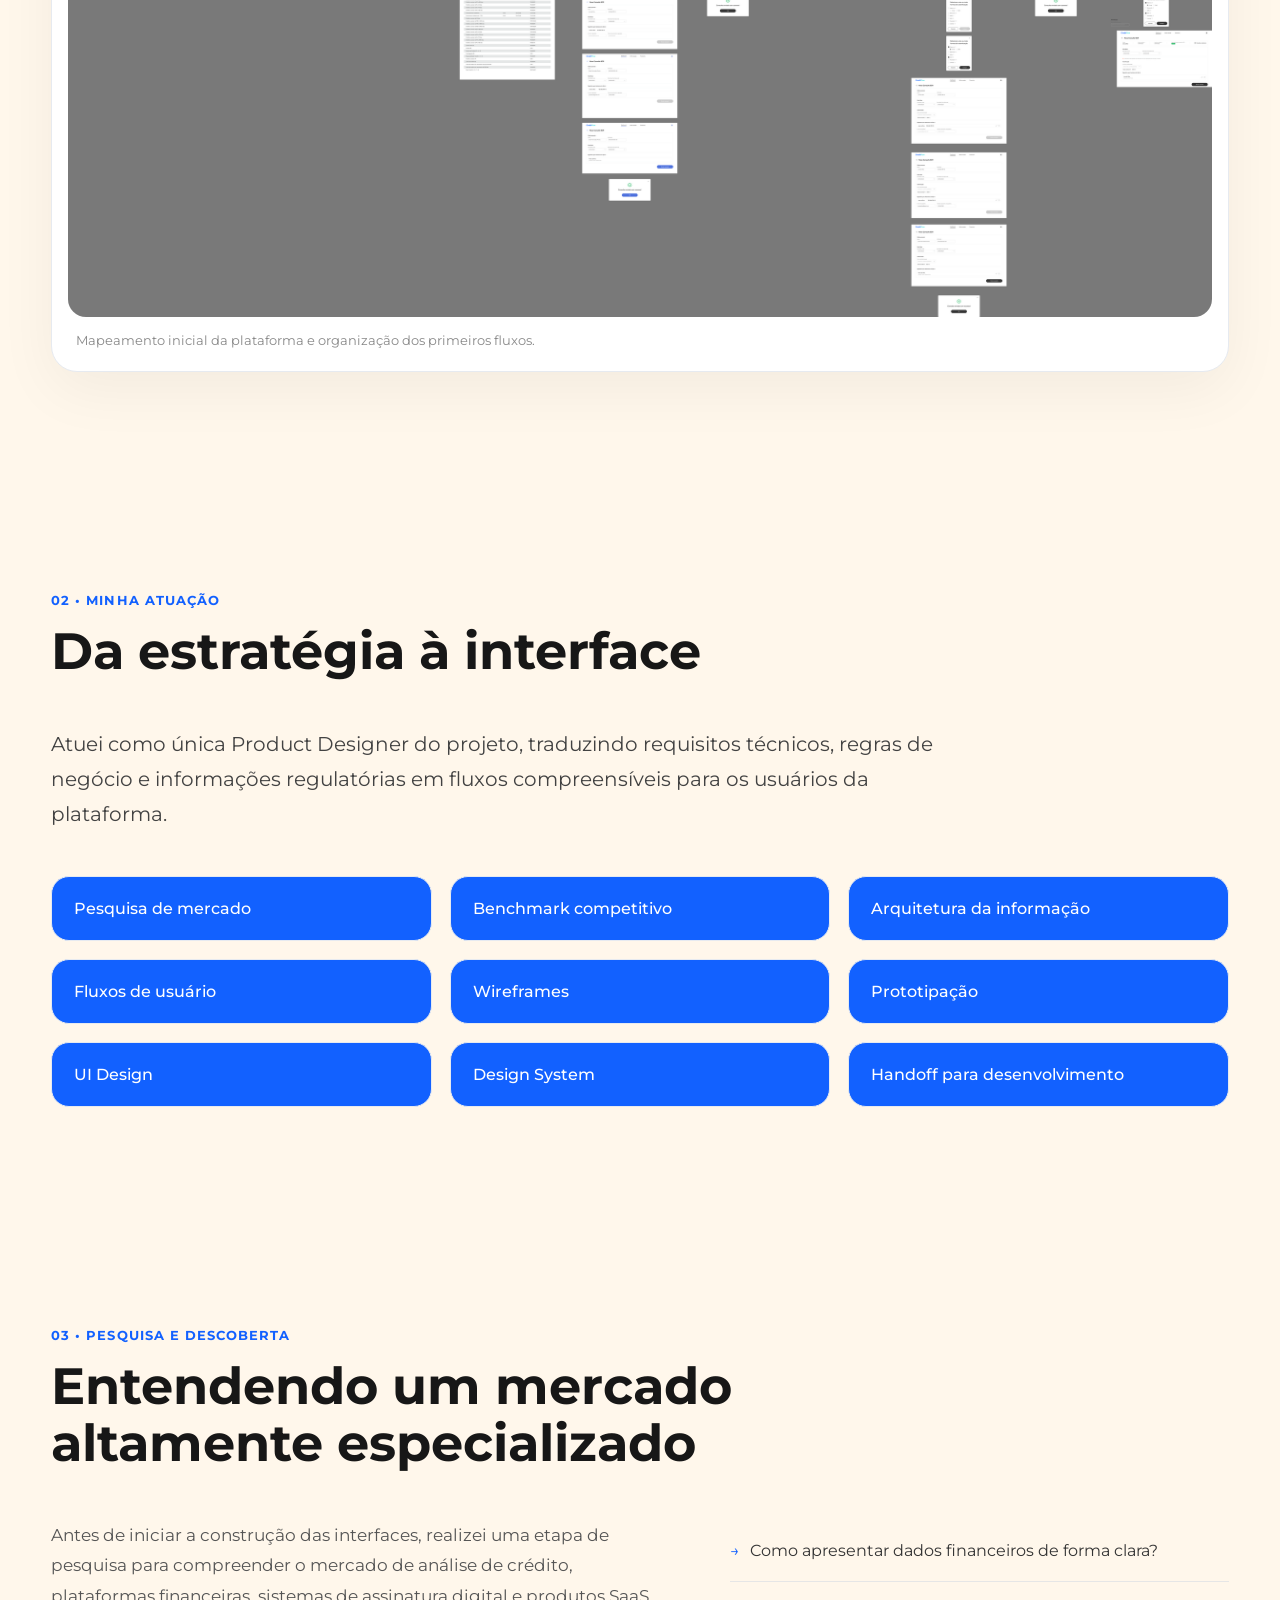
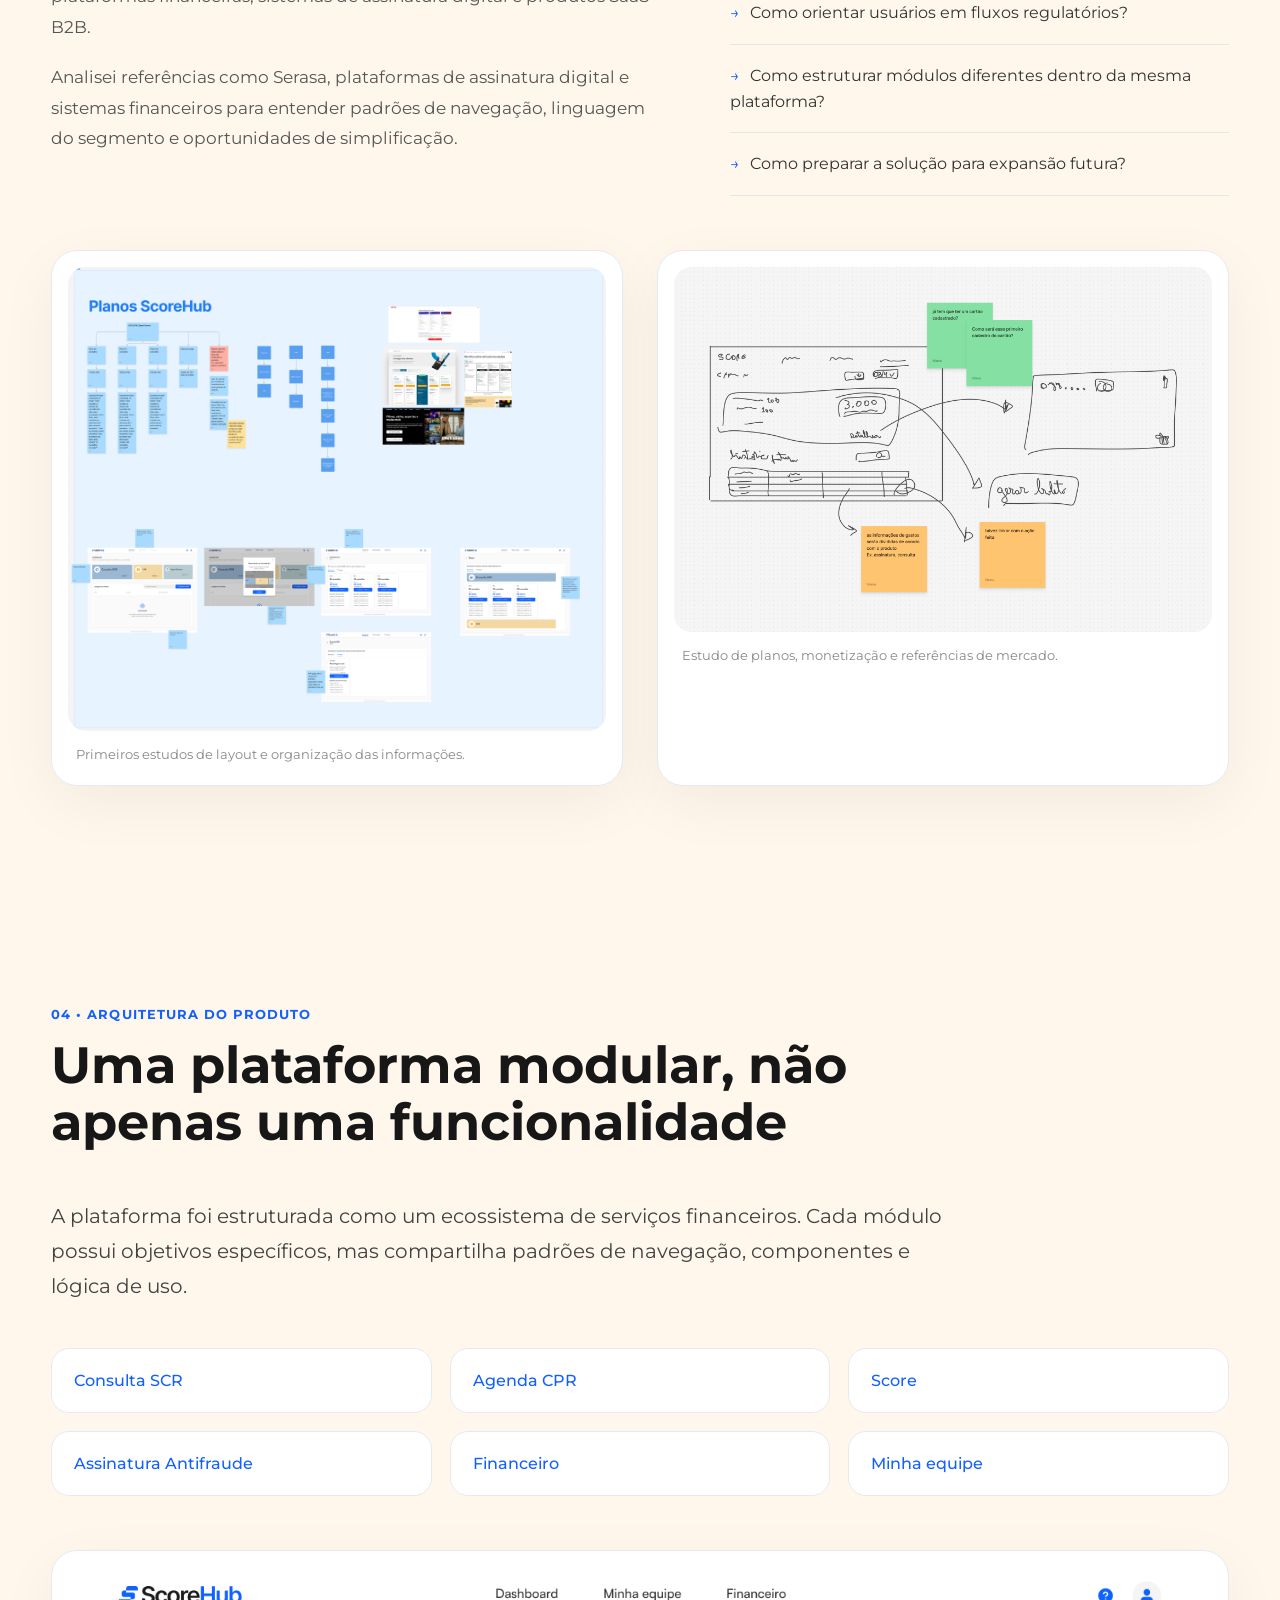
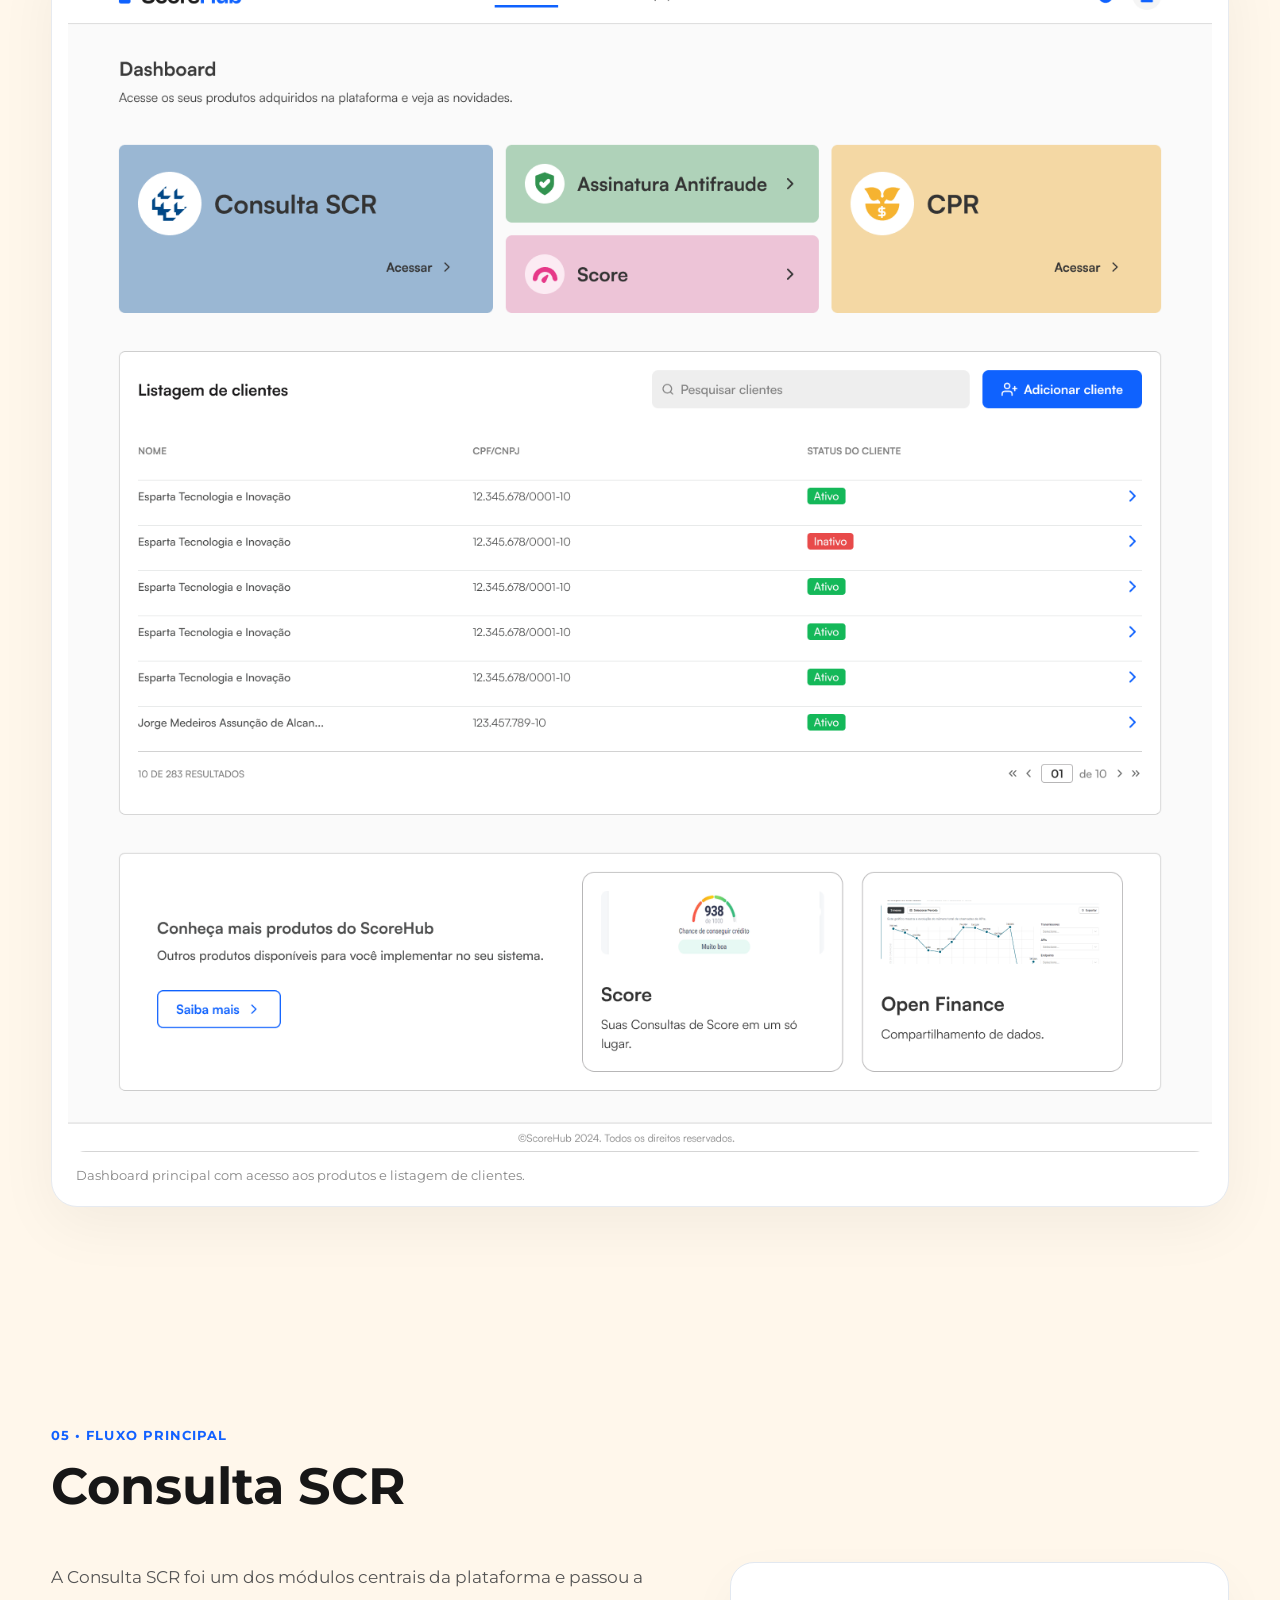
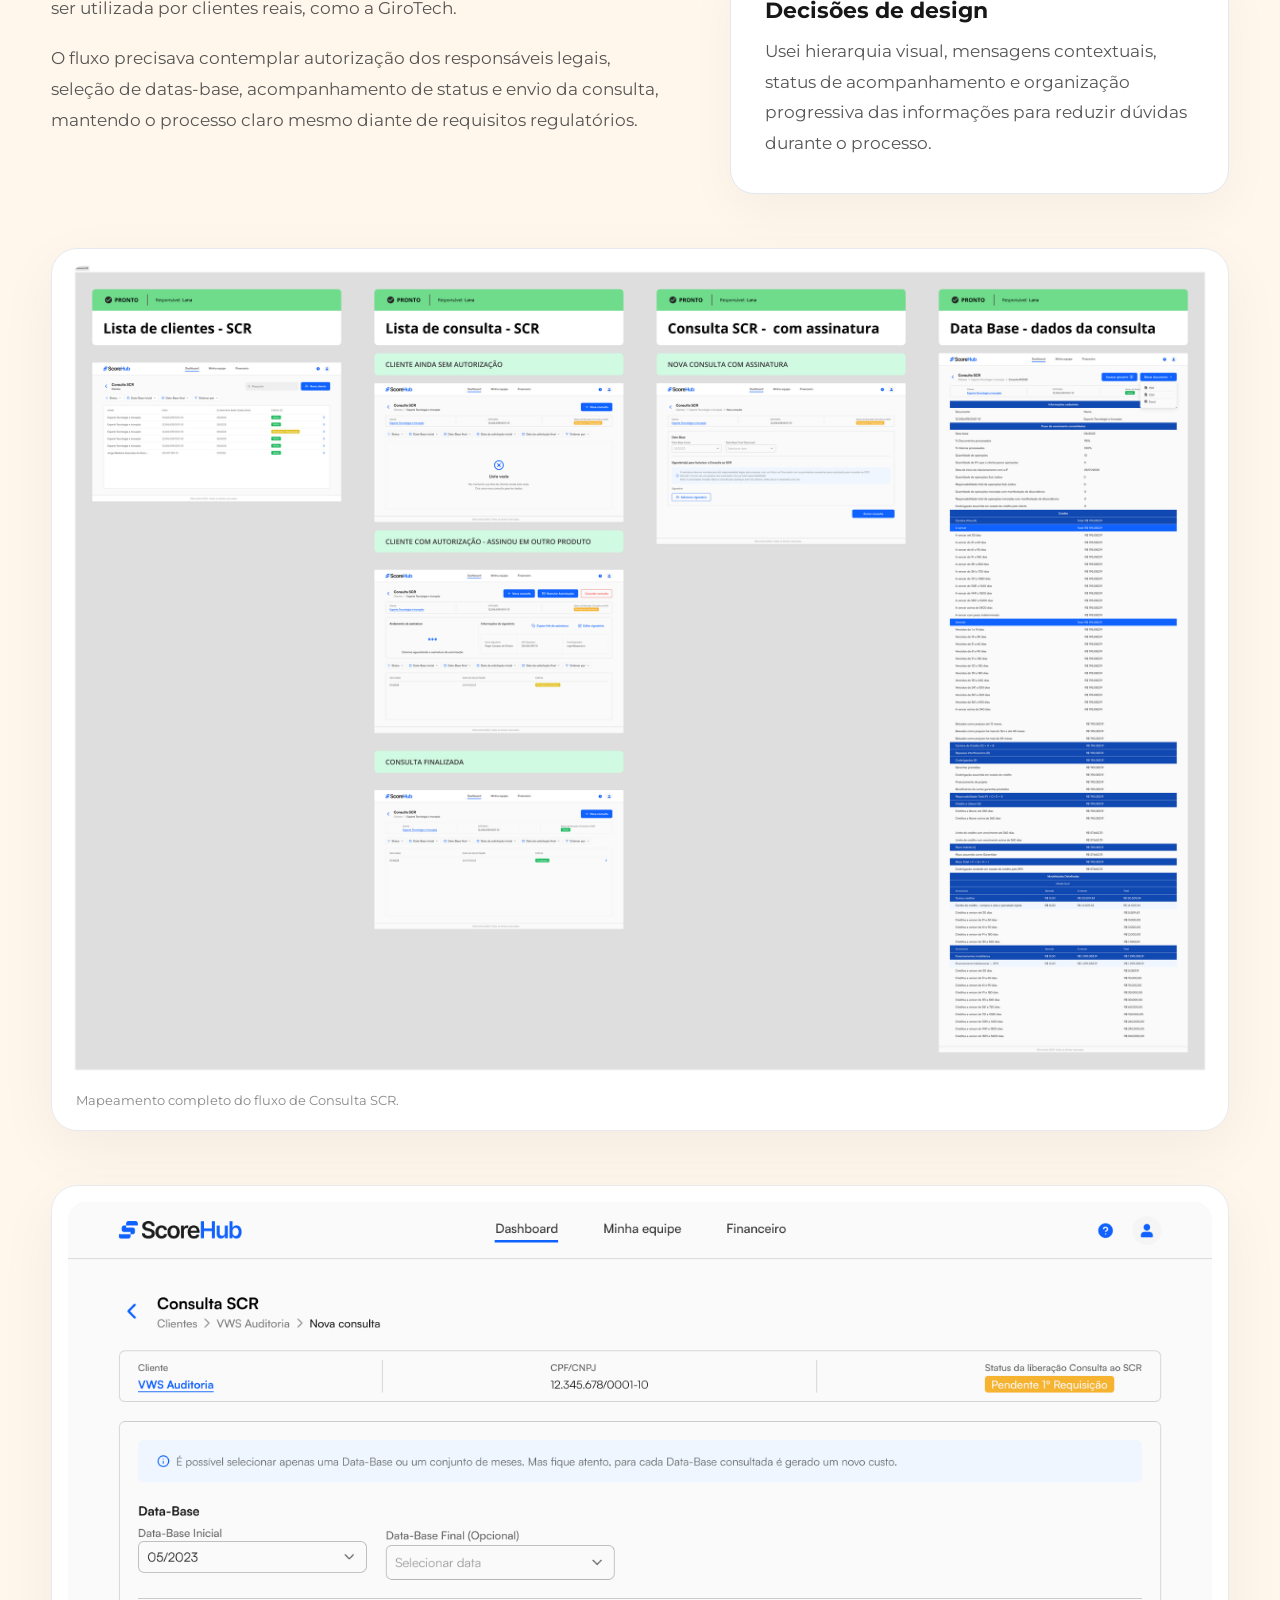
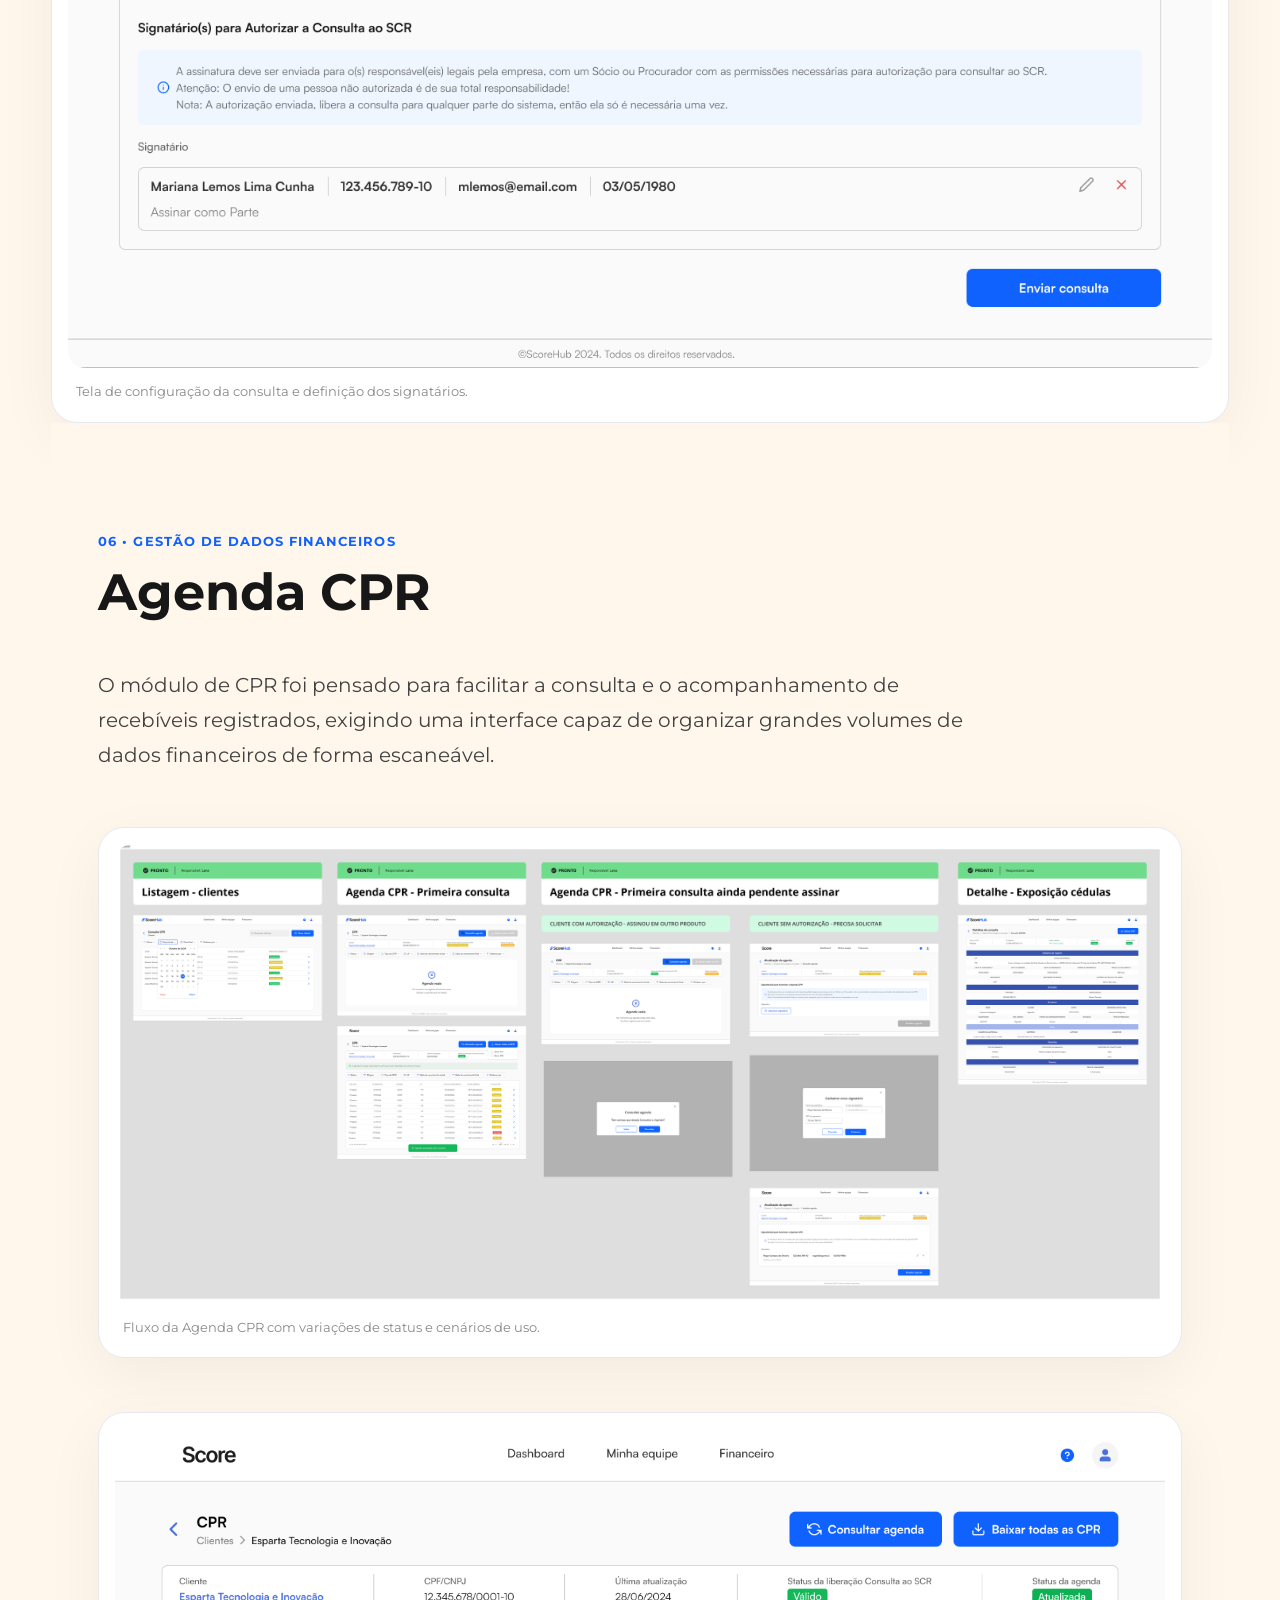
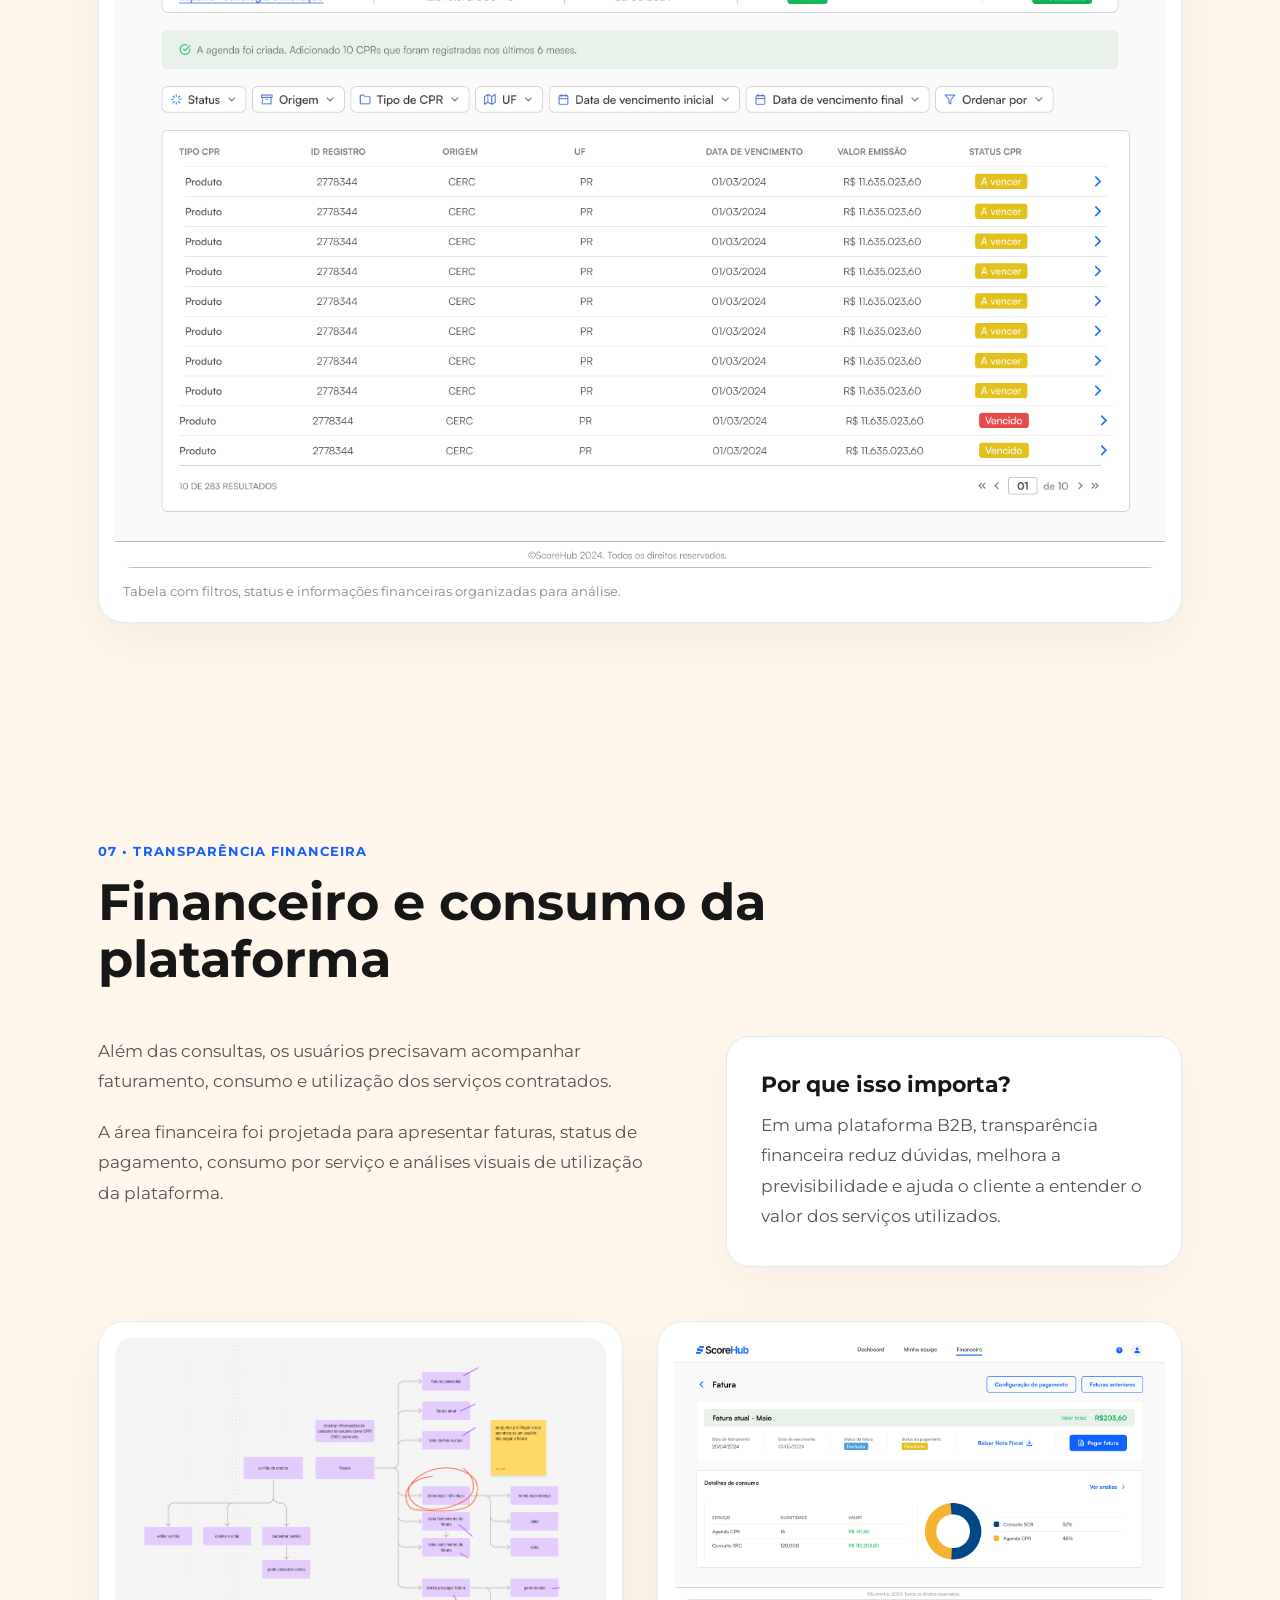
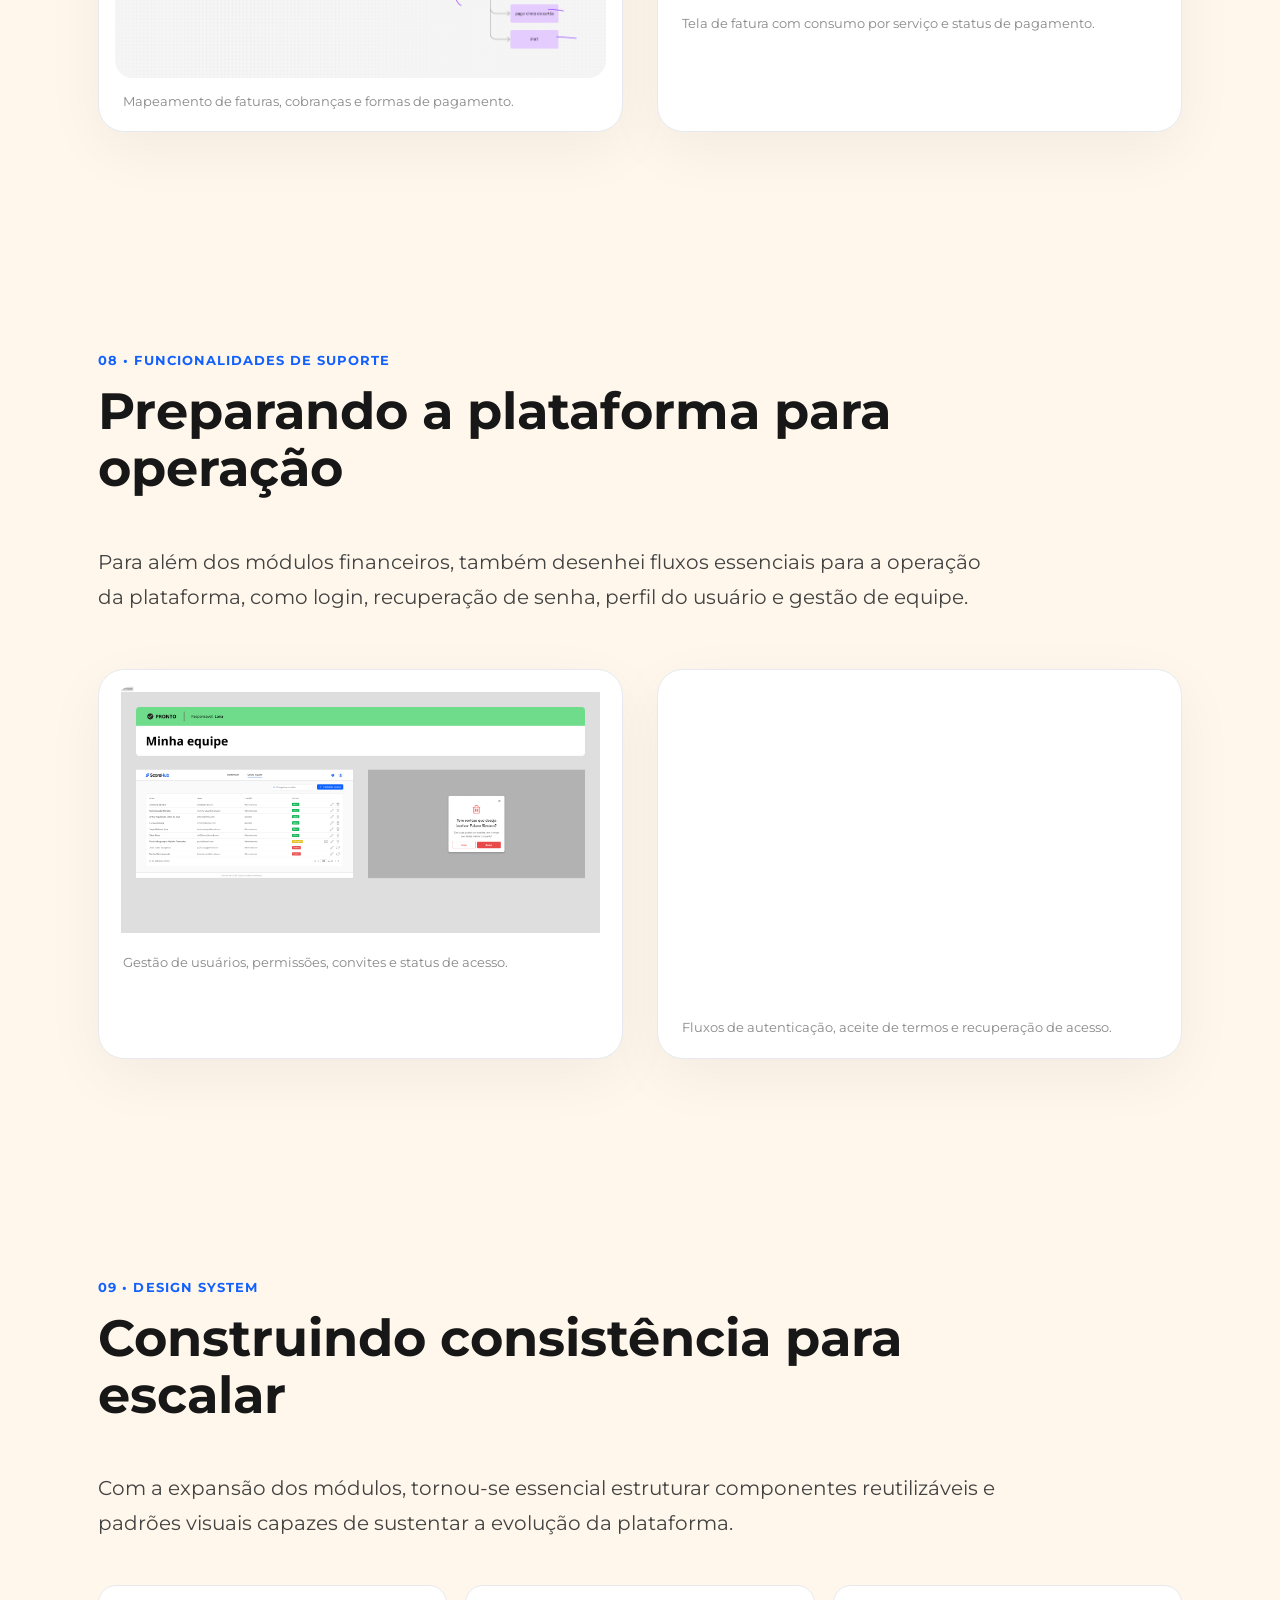
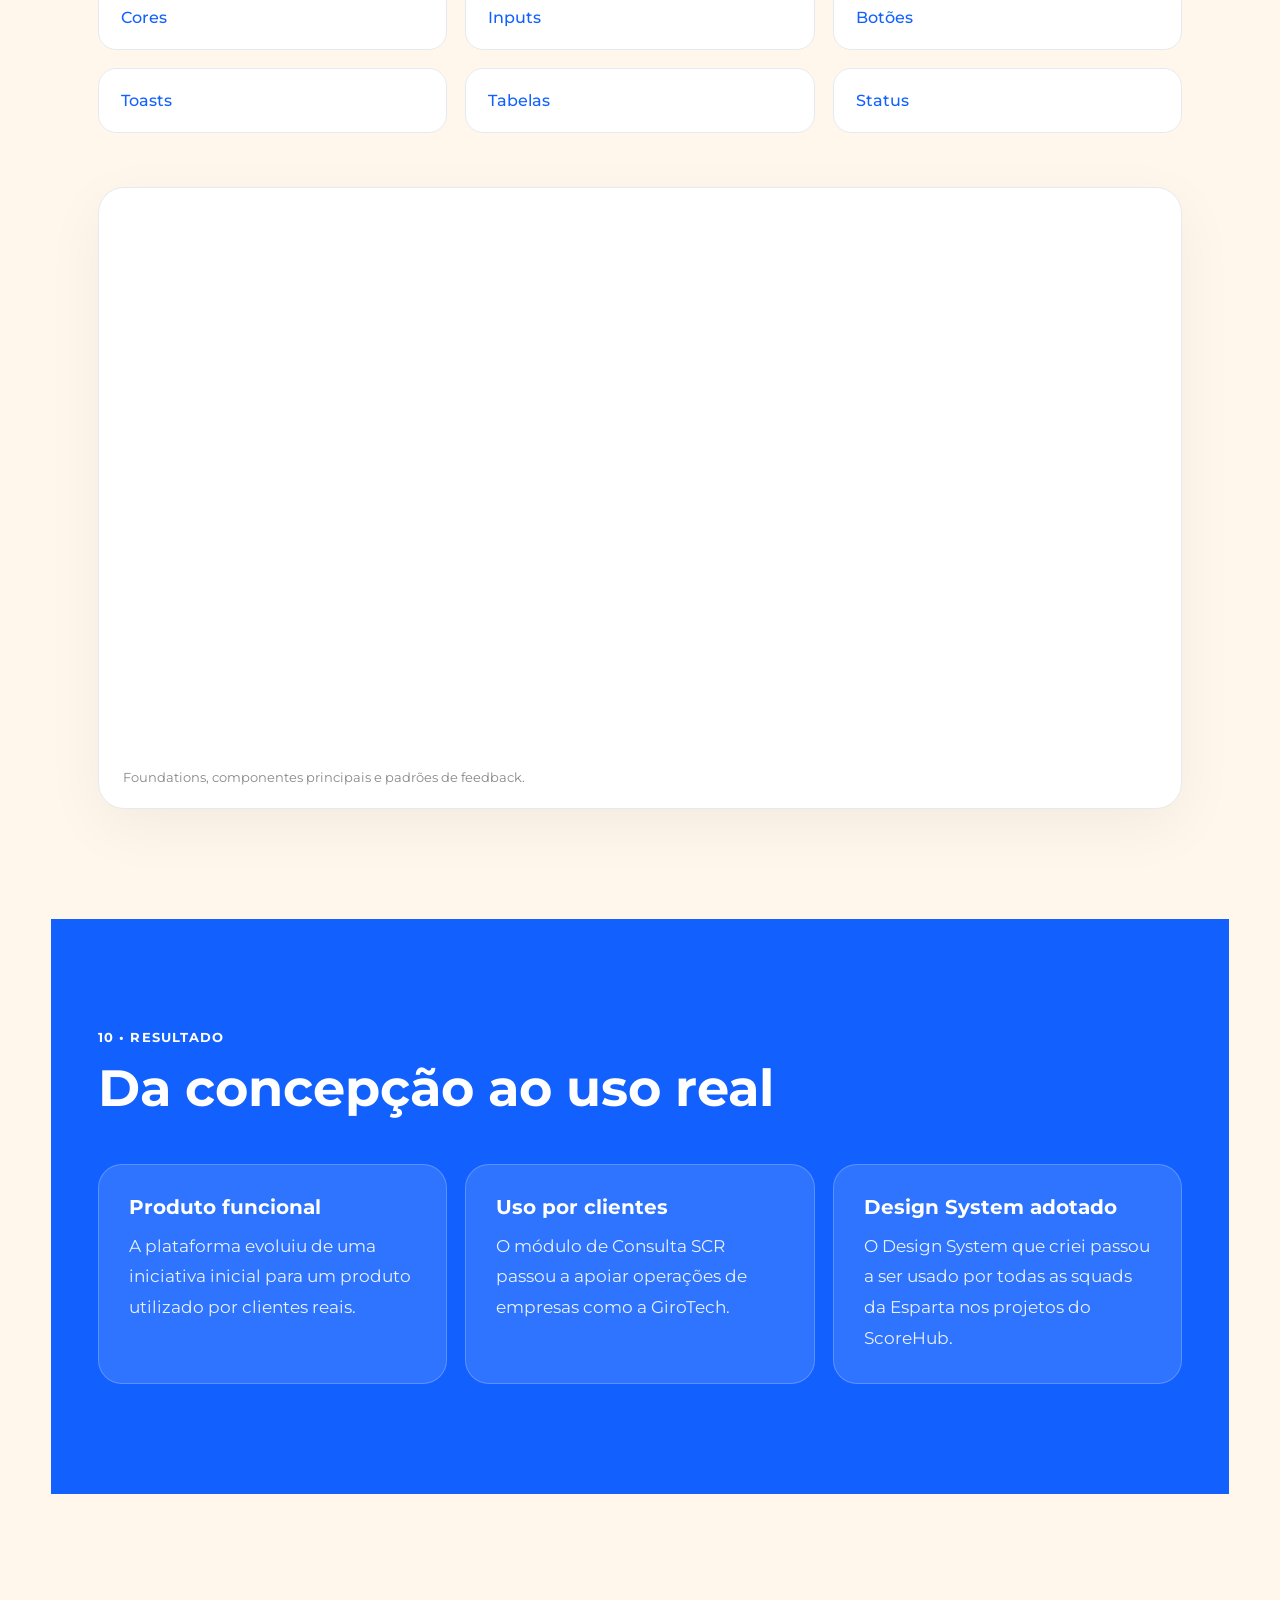
<file: scorehub.html>
<!DOCTYPE html>
<html lang="pt-br">
<head>
  <meta charset="UTF-8">
  <meta name="viewport" content="width=device-width, initial-scale=1.0">

  <!-- FONT -->
  <link rel="preconnect" href="https://fonts.googleapis.com">
  <link rel="preconnect" href="https://fonts.gstatic.com" crossorigin>
  <link href="https://fonts.googleapis.com/css2?family=Montserrat:wght@300;400;500;600;700&display=swap" rel="stylesheet">

  <link rel="stylesheet" href="style.css?v=2026-11-25">
  <link rel="icon" type="image/png" href="Image/favicon.png">
  <title>ScoreHub | Case</title>
    <meta name="description" content="Case de Product Design: ScoreHub, plataforma modular para análise de crédito e validações regulatórias.">
    <meta property="og:type" content="website">
    <meta property="og:title" content="ScoreHub | Case">
    <meta property="og:description" content="Case de Product Design: ScoreHub, plataforma modular para análise de crédito e validações regulatórias.">
    <meta property="og:image" content="https://hilanalima.com/Image/scorehub-hero.png.png">
    <meta property="og:url" content="https://hilanalima.com/scorehub.html">
    <meta name="twitter:card" content="summary_large_image">
</head>

<body>

  <header>
   <div class="interface">
    <div class="logo">
   <a href="index.html">
    <img src="Image/hilana lima.png" alt="Hilana Lima, página inicial">
   </a>
    </div><!--logo-->

      <nav class="menu-desktop">
      <ul>
<li><a href="index.html">Início</a></li>
<li><a href="index.html#projetos">Projetos</a></li>
<li><a href="sobre.html">Sobre</a></li>
          <li><a href="cv/hilana-lima-cv-pt.pdf?v=2026-11-25b" target="_blank">CV</a></li>
           <li>
          <div class="language-toggle">
            <a href="en scorehub.html">EN</a>
            <span class="active">PT</span>
          </div>
        </li>
      </ul>
      </nav>

      <div class="btn-contato">
        <a href="https://www.linkedin.com/in/hilanalima/" target="_blank" rel="noopener">
            <button>Contato</button>
        </a>
      </div>
   </div><!--interface-->
  </header>

<main>

<!-- HERO -->
<section class="case-hero scorehub-hero">
  <div class="interface">
    <span class="case-tag">Product Design • SaaS B2B • Fintech</span>

    <h1>ScoreHub</h1>

    <p>
      Construindo uma plataforma financeira modular para análise de crédito,
      validação de clientes e gestão de serviços digitais.
    </p>

        <div class="case-summary">
      <div>
        <h3>Problema</h3>
        <p>Para conceder crédito, as empresas precisavam juntar dados, autorizações e regras regulatórias espalhados em várias ferramentas.</p>
      </div>
      <div>
        <h3>Meu papel</h3>
        <p>Única designer, desde a concepção. Fiz pesquisa, arquitetura da informação, fluxos, telas e Design System.</p>
      </div>
      <div>
        <h3>Solução</h3>
        <p>Uma plataforma em módulos, com consulta SCR, agenda CPR, score e financeiro no mesmo lugar e com os mesmos padrões.</p>
      </div>
      <div>
        <h3>Resultado</h3>
        <p>Em uso por clientes como a GiroTech. O Design System é usado por todas as squads da Esparta, e a base deu origem à Assinatura Digital.</p>
      </div>
    </div>

    <div class="hero-image-card">
      <img src="Image/scorehub-hero.png.png" alt="Telas da plataforma ScoreHub">
    </div>
  </div>
</section>

<!-- OVERVIEW -->
<section class="case-overview">
  <div class="interface">

    <div class="case-grid">

      <aside class="case-sidebar">

        <div class="case-info">
          <h4>Minha atuação</h4>
          <p>Product Design, UX Research, UI Design, Design System</p>
        </div>

        <div class="case-info">
          <h4>Empresa</h4>
          <p>Esparta Tecnologia e Inovação</p>
        </div>

        <div class="case-info">
          <h4>Timeline</h4>
          <p>2024</p>
        </div>

        <div class="case-info">
          <h4>Equipe</h4>
          <p>Única Product Designer, desenvolvedores e stakeholders de negócio</p>
        </div>

        <div class="case-info">
          <h4>Ferramentas</h4>
          <p>Figma, FigJam, Design System, prototipação</p>
        </div>

        <div class="case-info">
          <h4>Status</h4>
          <p>Produto utilizado por clientes reais</p>
        </div>

      </aside>

      <div class="case-content">
        <h2>Visão geral</h2>

        <p>
          O ScoreHub é uma plataforma B2B desenvolvida para apoiar empresas na
          concessão de crédito e na avaliação da capacidade financeira de seus
          clientes, sejam eles pessoas físicas ou jurídicas.
        </p>

        <p>
          A solução centraliza serviços como Consulta SCR, Agenda CPR, Score,
          Assinatura Antifraude e gestão financeira em um único ambiente digital,
          reduzindo a dependência de múltiplas ferramentas e tornando processos
          financeiros complexos mais acessíveis para os usuários.
        </p>

        <p>
          Como única Product Designer do projeto, participei desde a concepção da
          plataforma até a construção dos fluxos, interfaces e componentes que
          sustentaram a experiência do produto.
        </p>
      </div>

    </div>

  </div>
</section>

<!-- CHALLENGE -->
<section class="case-section">
  <div class="interface">
    <div class="section-header">
      <span>01 • Contexto</span>
      <h2>O desafio de transformar complexidade financeira em uma experiência simples</h2>
    </div>

    <div class="two-columns">
      <div>
        <p>
          Empresas que realizam análise de crédito precisam reunir informações
          de diferentes fontes, solicitar autorizações, acompanhar consultas e
          lidar com processos regulatórios sensíveis.
        </p>

        <p>
          O desafio do ScoreHub era criar uma plataforma capaz de centralizar
          essas operações em uma experiência única, sem comprometer segurança,
          clareza ou escalabilidade.
        </p>
      </div>

      <div class="highlight-box">
        <h3>O principal desafio</h3>
        <p>
          Não era apenas desenhar telas, mas estruturar uma plataforma modular
          capaz de acomodar diferentes produtos financeiros com consistência,
          usabilidade e visão de crescimento.
        </p>
      </div>
    </div>

    <div class="case-image spacing-top">
      <img loading="lazy" decoding="async" src="Image/scorehub-fluxo-inicial.png" alt="Primeiro fluxo e estruturação do ScoreHub">
      <p>Mapeamento inicial da plataforma e organização dos primeiros fluxos.</p>
    </div>
  </div>
</section>

<!-- ROLE -->
<section class="case-section soft-bg">
  <div class="interface">
    <div class="section-header">
      <span>02 • Minha atuação</span>
      <h2>Da estratégia à interface</h2>
    </div>

    <p class="large-text">
      Atuei como única Product Designer do projeto, traduzindo requisitos técnicos,
      regras de negócio e informações regulatórias em fluxos compreensíveis para
      os usuários da plataforma.
    </p>

    <div class="responsibilities-grid">
      <div>Pesquisa de mercado</div>
      <div>Benchmark competitivo</div>
      <div>Arquitetura da informação</div>
      <div>Fluxos de usuário</div>
      <div>Wireframes</div>
      <div>Prototipação</div>
      <div>UI Design</div>
      <div>Design System</div>
      <div>Handoff para desenvolvimento</div>
    </div>
  </div>
</section>

<!-- DISCOVERY -->
<section class="case-section">
  <div class="interface">
    <div class="section-header">
      <span>03 • Pesquisa e descoberta</span>
      <h2>Entendendo um mercado altamente especializado</h2>
    </div>

    <div class="two-columns">
      <div>
        <p>
          Antes de iniciar a construção das interfaces, realizei uma etapa de
          pesquisa para compreender o mercado de análise de crédito, plataformas
          financeiras, sistemas de assinatura digital e produtos SaaS B2B.
        </p>

        <p>
          Analisei referências como Serasa, plataformas de assinatura digital e
          sistemas financeiros para entender padrões de navegação, linguagem do
          segmento e oportunidades de simplificação.
        </p>
      </div>

      <div>
        <ul class="case-list">
          <li>Como apresentar dados financeiros de forma clara?</li>
          <li>Como orientar usuários em fluxos regulatórios?</li>
          <li>Como estruturar módulos diferentes dentro da mesma plataforma?</li>
          <li>Como preparar a solução para expansão futura?</li>
        </ul>
      </div>
    </div>

    <div class="image-grid spacing-top">
      <div class="case-image">
        <img loading="lazy" decoding="async" src="Image/scorehub-sketches.png" alt="Sketches iniciais do ScoreHub">
        <p>Primeiros estudos de layout e organização das informações.</p>
      </div>

      <div class="case-image">
        <img loading="lazy" decoding="async" src="Image/scorehub-planos.png" alt="Estudo de planos do ScoreHub">
        <p>Estudo de planos, monetização e referências de mercado.</p>
      </div>
    </div>
  </div>
</section>

<!-- ARCHITECTURE -->
<section class="case-section soft-bg">
  <div class="interface">
    <div class="section-header">
      <span>04 • Arquitetura do produto</span>
      <h2>Uma plataforma modular, não apenas uma funcionalidade</h2>
    </div>

    <p class="large-text">
      A plataforma foi estruturada como um ecossistema de serviços financeiros.
      Cada módulo possui objetivos específicos, mas compartilha padrões de
      navegação, componentes e lógica de uso.
    </p>

    <div class="modules-grid">
      <div>Consulta SCR</div>
      <div>Agenda CPR</div>
      <div>Score</div>
      <div>Assinatura Antifraude</div>
      <div>Financeiro</div>
      <div>Minha equipe</div>
    </div>

    <div class="case-image spacing-top">
      <img loading="lazy" decoding="async" src="Image/scorehub-dashboard.png" alt="Dashboard ScoreHub">
      <p>Dashboard principal com acesso aos produtos e listagem de clientes.</p>
    </div>
  </div>
</section>

<!-- SCR -->
<section class="case-section">
  <div class="interface">
    <div class="section-header">
      <span>05 • Fluxo principal</span>
      <h2>Consulta SCR</h2>
    </div>

    <div class="two-columns">
      <div>
        <p>
          A Consulta SCR foi um dos módulos centrais da plataforma e passou a ser
          utilizada por clientes reais, como a GiroTech.
        </p>

        <p>
          O fluxo precisava contemplar autorização dos responsáveis legais,
          seleção de datas-base, acompanhamento de status e envio da consulta,
          mantendo o processo claro mesmo diante de requisitos regulatórios.
        </p>
      </div>

      <div class="highlight-box">
        <h3>Decisões de design</h3>
        <p>
          Usei hierarquia visual, mensagens contextuais, status de acompanhamento
          e organização progressiva das informações para reduzir dúvidas durante
          o processo.
        </p>
      </div>
    </div>

    <div class="case-image spacing-top">
      <img loading="lazy" decoding="async" src="Image/scorehub-scr-fluxo.png" alt="Fluxo completo da Consulta SCR">
      <p>Mapeamento completo do fluxo de Consulta SCR.</p>
    </div>

    <div class="case-image spacing-top">
      <img loading="lazy" decoding="async" src="Image/scorehub-scr-tela.png" alt="Tela de Consulta SCR">
      <p>Tela de configuração da consulta e definição dos signatários.</p>
    </div>

<!-- CPR -->
<section class="case-section soft-bg">
  <div class="interface">
    <div class="section-header">
      <span>06 • Gestão de dados financeiros</span>
      <h2>Agenda CPR</h2>
    </div>

    <p class="large-text">
      O módulo de CPR foi pensado para facilitar a consulta e o acompanhamento
      de recebíveis registrados, exigindo uma interface capaz de organizar
      grandes volumes de dados financeiros de forma escaneável.
    </p>

    <div class="case-image spacing-top">
      <img loading="lazy" decoding="async" src="Image/scorehub-cpr-fluxo.png" alt="Fluxo Agenda CPR">
      <p>Fluxo da Agenda CPR com variações de status e cenários de uso.</p>
    </div>

    <div class="case-image spacing-top">
      <img loading="lazy" decoding="async" src="Image/scorehub-cpr-tela.png" alt="Tela Agenda CPR">
      <p>Tabela com filtros, status e informações financeiras organizadas para análise.</p>
    </div>
  </div>
</section>

<!-- FINANCEIRO -->
<section class="case-section">
  <div class="interface">
    <div class="section-header">
      <span>07 • Transparência financeira</span>
      <h2>Financeiro e consumo da plataforma</h2>
    </div>

    <div class="two-columns">
      <div>
        <p>
          Além das consultas, os usuários precisavam acompanhar faturamento,
          consumo e utilização dos serviços contratados.
        </p>

        <p>
          A área financeira foi projetada para apresentar faturas, status de
          pagamento, consumo por serviço e análises visuais de utilização da
          plataforma.
        </p>
      </div>

      <div class="highlight-box">
        <h3>Por que isso importa?</h3>
        <p>
          Em uma plataforma B2B, transparência financeira reduz dúvidas,
          melhora a previsibilidade e ajuda o cliente a entender o valor dos
          serviços utilizados.
        </p>
      </div>
    </div>

    <div class="image-grid spacing-top">
      <div class="case-image">
        <img loading="lazy" decoding="async" src="Image/scorehub-financeiro-fluxo.png" alt="Fluxo financeiro">
        <p>Mapeamento de faturas, cobranças e formas de pagamento.</p>
      </div>

      <div class="case-image">
        <img loading="lazy" decoding="async" src="Image/scorehub-financeiro-tela.png" alt="Tela financeiro">
        <p>Tela de fatura com consumo por serviço e status de pagamento.</p>
      </div>
    </div>
  </div>
</section>

<!-- SUPORTE -->
<section class="case-section soft-bg">
  <div class="interface">
    <div class="section-header">
      <span>08 • Funcionalidades de suporte</span>
      <h2>Preparando a plataforma para operação</h2>
    </div>

    <p class="large-text">
      Para além dos módulos financeiros, também desenhei fluxos essenciais para
      a operação da plataforma, como login, recuperação de senha, perfil do
      usuário e gestão de equipe.
    </p>

    <div class="image-grid spacing-top">
      <div class="case-image">
        <img loading="lazy" decoding="async" src="Image/scorehub-minha-equipe.png" alt="Fluxo Minha Equipe">
        <p>Gestão de usuários, permissões, convites e status de acesso.</p>
      </div>

      <div class="case-image">
        <img loading="lazy" decoding="async" src="Image/scorehub-login.png" alt="Fluxo de login e recuperação de senha">
        <p>Fluxos de autenticação, aceite de termos e recuperação de acesso.</p>
      </div>
    </div>
  </div>
</section>

<!-- DESIGN SYSTEM -->
<section class="case-section">
  <div class="interface">
    <div class="section-header">
      <span>09 • Design System</span>
      <h2>Construindo consistência para escalar</h2>
    </div>

    <p class="large-text">
      Com a expansão dos módulos, tornou-se essencial estruturar componentes
      reutilizáveis e padrões visuais capazes de sustentar a evolução da
      plataforma.
    </p>

    <div class="modules-grid">
      <div>Cores</div>
      <div>Inputs</div>
      <div>Botões</div>
      <div>Toasts</div>
      <div>Tabelas</div>
      <div>Status</div>
    </div>

    <div class="case-image spacing-top">
      <img loading="lazy" decoding="async" src="Image/scorehub-design-system.png" alt="Design System ScoreHub">
      <p>Foundations, componentes principais e padrões de feedback.</p>
    </div>
  </div>
</section>

<!-- IMPACTO -->
<section class="case-section impact-section">
  <div class="interface">
    <div class="section-header">
      <span>10 • Resultado</span>
      <h2>Da concepção ao uso real</h2>
    </div>

    <div class="impact-grid">
      <div>
        <strong>Produto funcional</strong>
        <p>A plataforma evoluiu de uma iniciativa inicial para um produto utilizado por clientes reais.</p>
      </div>

      <div>
        <strong>Uso por clientes</strong>
        <p>O módulo de Consulta SCR passou a apoiar operações de empresas como a GiroTech.</p>
      </div>

      <div>
        <strong>Design System adotado</strong>
        <p>O Design System que criei passou a ser usado por todas as squads da Esparta nos projetos do ScoreHub.</p>
      </div>
    </div>
  </div>
</section>

<!-- APRENDIZADOS -->
<section class="case-section">
  <div class="interface">
    <div class="section-header">
      <span>11 • Aprendizados</span>
      <h2>O que esse projeto consolidou na minha prática</h2>
    </div>

    <p class="large-text">
      Projetar o ScoreHub reforçou minha capacidade de atuar em contextos
      altamente especializados, traduzindo requisitos técnicos, regulatórios e
      de negócio em experiências digitais acessíveis.
    </p>

    <p class="large-text">
      O projeto também consolidou minha visão de produto, especialmente na
      construção de soluções SaaS B2B escaláveis, modulares e apoiadas por um
      Design System consistente.
    </p>
  </div>
</section>

<!-- OUTROS PROJETOS -->
<section class="outros-projetos">
  <div class="interface">

    <h2>Outros projetos</h2>

    <p class="outros-projetos-subtitle">
      Explore outros produtos e experiências que projetei.
    </p>

    <div class="outros-cards-projetos">

      <a href="iship.html" class="outro-card-projeto">

        <div class="outro-card-topo">
          <span>iShip</span>
          <span>↗</span>
        </div>

        <h3>
            Aplicativo mobile para motoristas com entregas, ocorrências e rastreamento em tempo real.
        </h3>

      </a>

      <a href="assinatura.html" class="outro-card-projeto">
        
        <div class="outro-card-topo">
          <span>Assinatura Digital ScoreHub</span>
          <span>↗</span>
        </div>

        <h3>
          Solução de assinatura digital com validação de identidade e prevenção a fraudes.
        </h3>
      </a>

    </div>

  </div>
</section>

</main>
<a href="#" class="back-to-top">
  ↑
</a>

</body>
</html>
</file>
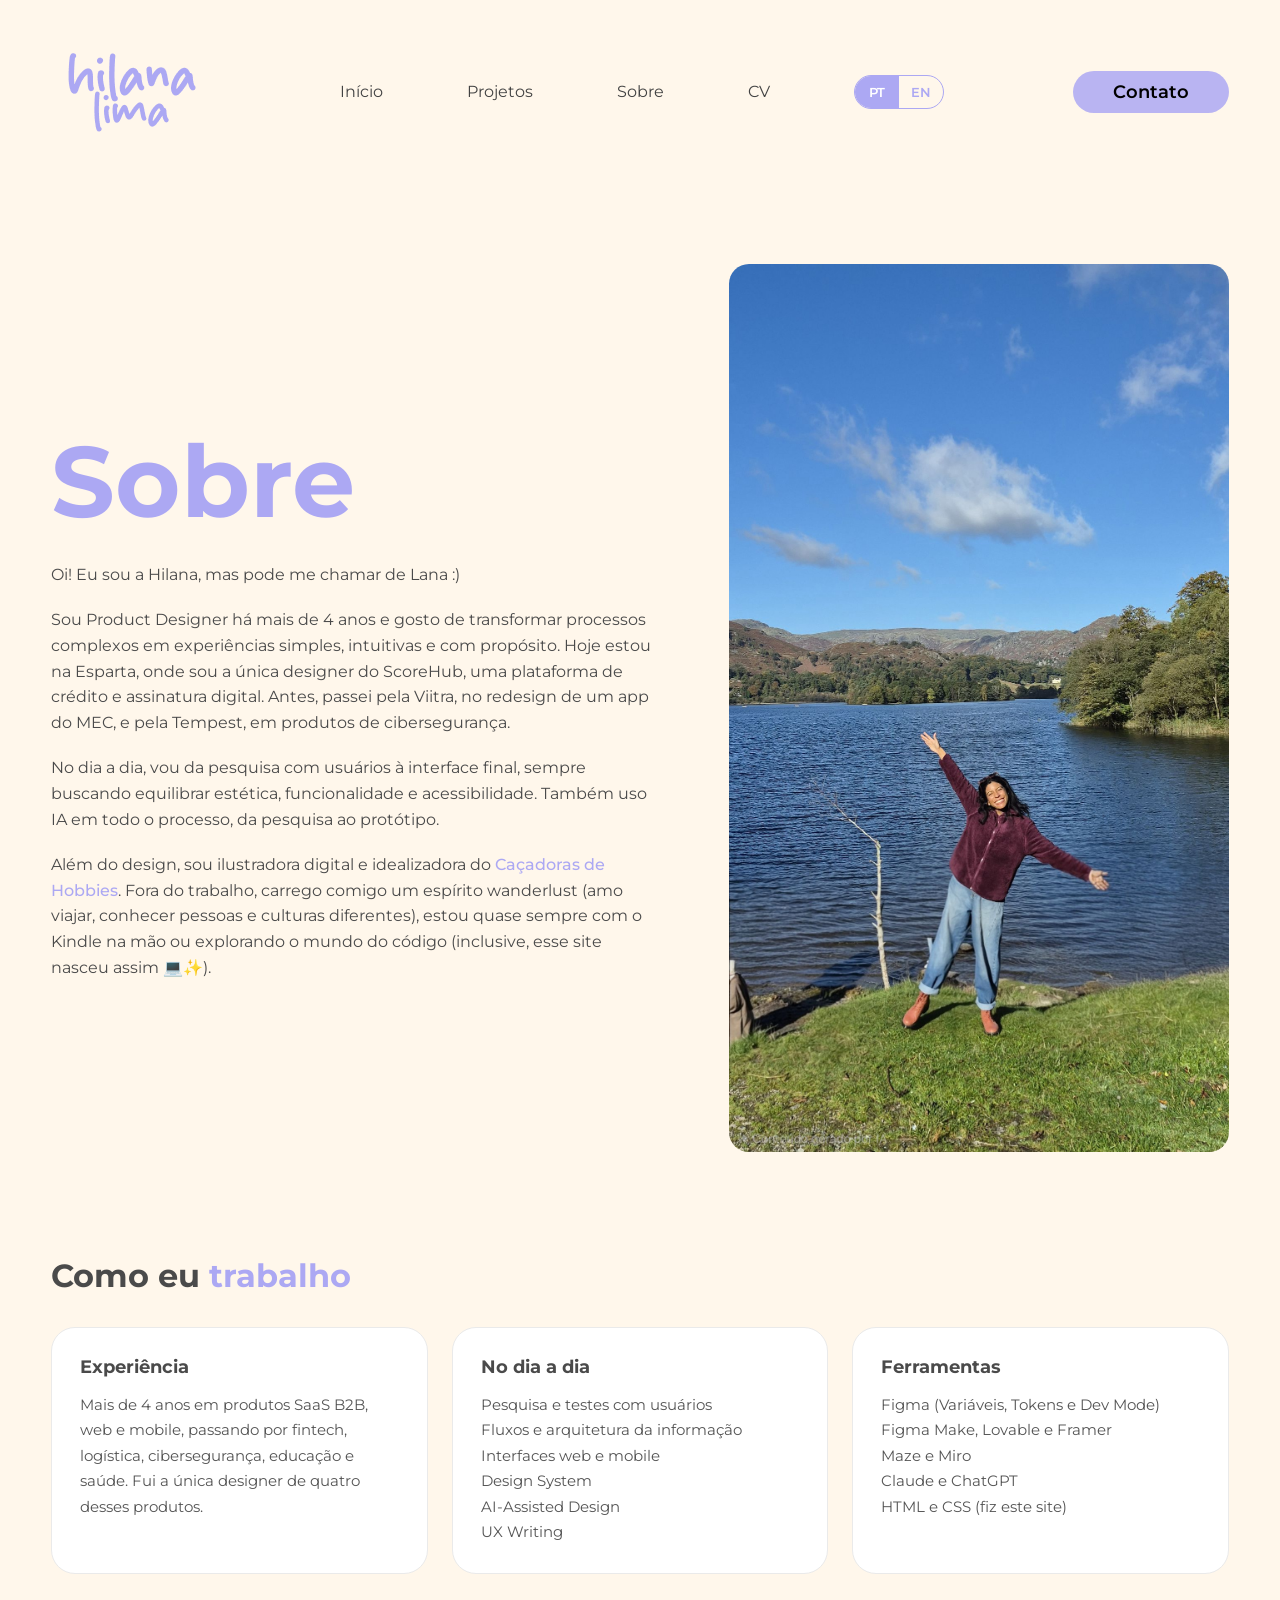
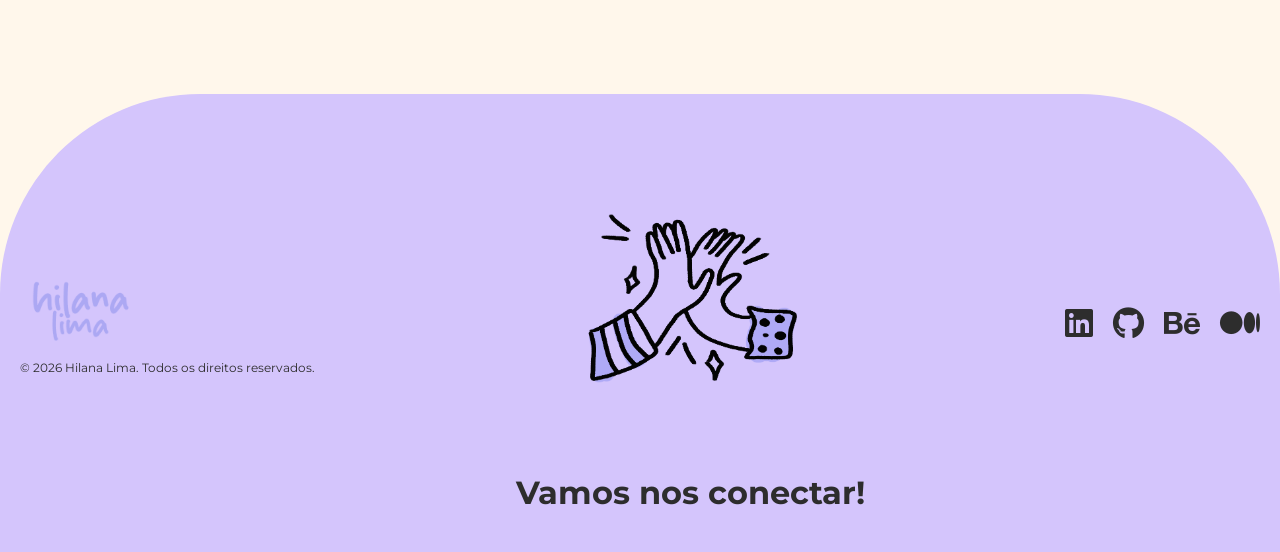
<file: sobre.html>
<!DOCTYPE html>
<html lang="pt-br">
<head>
    <meta charset="UTF-8">
    <meta name="viewport" content="width=device-width, initial-scale=1.0">
    
    <link href="https://fonts.googleapis.com/css2?family=Montserrat:wght@100..900&display=swap" rel="stylesheet">
    <!--ICONS-->
    <link rel="stylesheet" href="https://cdnjs.cloudflare.com/ajax/libs/font-awesome/6.5.0/css/all.min.css">
    <link rel="stylesheet" href="style.css?v=2026-11-25">
<link rel="icon" type="image/png" href="Image/favicon.png">
    <title>Sobre - Hilana</title>
    <meta name="description" content="Conheça Hilana Lima, Product Designer que transforma processos complexos em produtos simples de usar.">
    <meta property="og:type" content="website">
    <meta property="og:title" content="Sobre - Hilana">
    <meta property="og:description" content="Conheça Hilana Lima, Product Designer que transforma processos complexos em produtos simples de usar.">
    <meta property="og:image" content="https://hilanalima.com/Image/card-assinatura.png">
    <meta property="og:url" content="https://hilanalima.com/sobre.html">
    <meta name="twitter:card" content="summary_large_image">
</head>
<body>

<header>
   <div class="interface">
    <div class="logo">
   <a href="index.html">
    <img src="Image/hilana lima.png" alt="Hilana Lima, página inicial">
   </a>
    </div><!--logo-->

      <nav class="menu-desktop">
      <ul>
          <li><a href="index.html">Início</a></li>
          <li><a href="index.html#projetos">Projetos</a></li>
          <li><a href="sobre.html">Sobre</a></li>
          <li><a href="cv/hilana-lima-cv-pt.pdf?v=2026-11-25b" target="_blank">CV</a></li>
          <li>
        <div class="language-toggle">
          <span class="active">PT</span>
          <a href="en sobre.html">EN</a>
        </div>
      </li>
      </ul>
      </nav>

      <div class="btn-contato">
        <a href="https://www.linkedin.com/in/hilanalima/" target="_blank" rel="noopener">
            <button>Contato</button>
        </a>
      </div>
   </div><!--interface-->
  </header>

<main>
  <section class="sobre">
    <div class="interface">
      <div class="flex">

        <!-- TEXTO -->
        <div class="txt-sobre">
          <h1><span>Sobre</span></h1>

          <p>
            Oi! Eu sou a Hilana, mas pode me chamar de Lana :)
          </p>

          <p>
            Sou Product Designer há mais de 4 anos e gosto de transformar processos complexos em experiências simples, intuitivas e com propósito. Hoje estou na Esparta, onde sou a única designer do ScoreHub, uma plataforma de crédito e assinatura digital. Antes, passei pela Viitra, no redesign de um app do MEC, e pela Tempest, em produtos de cibersegurança.
          </p>

          <p>
            No dia a dia, vou da pesquisa com usuários à interface final, sempre buscando equilibrar estética, funcionalidade e acessibilidade. Também uso IA em todo o processo, da pesquisa ao protótipo.
          </p>
          

          <p>
            Além do design, sou ilustradora digital e idealizadora do <a href="https://www.instagram.com/cacadoras.de.hobbies/" target="_blank">Caçadoras de Hobbies</a>. Fora do trabalho, carrego comigo um espírito wanderlust (amo viajar, conhecer pessoas e culturas diferentes), estou quase sempre com o Kindle na mão ou explorando o mundo do código (inclusive, esse site nasceu assim 💻✨).
          </p>

        </div>

        <!-- FOTO -->
        <div class="img-sobre">
          <img src="Image/Travel.jpg" alt="Foto de Hilana Lima">
        </div>

      </div>
    </div>
  </section>

  <section class="sobre-pro">
    <div class="interface">
      <h2>Como eu <span>trabalho</span></h2>

      <div class="sobre-pro-grid">
        <div>
          <h3>Experiência</h3>
          <p>Mais de 4 anos em produtos SaaS B2B, web e mobile, passando por fintech, logística, cibersegurança, educação e saúde. Fui a única designer de quatro desses produtos.</p>
        </div>

        <div>
          <h3>No dia a dia</h3>
          <ul>
            <li>Pesquisa e testes com usuários</li>
            <li>Fluxos e arquitetura da informação</li>
            <li>Interfaces web e mobile</li>
            <li>Design System</li>
            <li>AI-Assisted Design</li>
            <li>UX Writing</li>
          </ul>
        </div>

        <div>
          <h3>Ferramentas</h3>
          <ul>
            <li>Figma (Variáveis, Tokens e Dev Mode)</li>
            <li>Figma Make, Lovable e Framer</li>
            <li>Maze e Miro</li>
            <li>Claude e ChatGPT</li>
            <li>HTML e CSS (fiz este site)</li>
          </ul>
        </div>
      </div>
    </div>
  </section>
</main>

<!-- footer -->
     <footer class="footer">
  <div class="interface footer-content"></div>
  

  <div class="interface footer-content">

    <!-- ESQUERDA -->
    <div class="footer-left">
      <img loading="lazy" decoding="async" src="Image/hilana lima.png" alt="Hilana Lima" class="logo-footer">
      <p>© 2026 Hilana Lima. Todos os direitos reservados.</p>
    </div>

    <!-- MEIO -->
    <div class="footer-center">
      <img loading="lazy" decoding="async" src="Image/high five purple.png" alt="" class="ilustra-footer">
      <h2>Vamos nos conectar!</h2>
    </div>

    <!-- DIREITA -->
    <div class="footer-right">
  <a href="https://www.linkedin.com/in/hilanalima/?locale=pt_BR" target="_blank"><i class="fab fa-linkedin"></i></a>
  <a href="https://github.com/Lana333" target="_blank"><i class="fab fa-github"></i></a>
  <a href="https://www.behance.net/hilanalima" target="_blank"><i class="fab fa-behance"></i></a>
  <a href="https://medium.com/@hilanalima2002" target="_blank"><i class="fab fa-medium"></i></a>
</div>

  </div>
</footer>

</body>
</html>
</file>
<file: style.css>
/* GENERAL STYLE */
*{
    margin: 0;
    padding: 0;
    box-sizing: border-box;
    font-family: "Montserrat", sans-serif;
}

body{
    background-color: #fff7eb;
    height: 100vh;
}

.interface{
    max-width: 1280px;
    margin: 0 auto;
}

.flex{
    display: flex;
}

.btn-contato button{
    padding: 10px 40px;
    font-size: 18px;
    font-weight: 600;
    background-color: #aca8f3d7;
    border: 0;
    border-radius: 30px;
    cursor: pointer;
    transition: .2s;
}

/* HEADER STYLE */
header{
    padding: 40px 4%;
}

header > .interface{
    display: flex;
    align-items: center;
    justify-content: space-between;
}

header a{
    color: #424242;
    text-decoration: none;
    display: inline-block;
    transition: 0.2s;
}

header a:hover{
    color: #818181;
    transform: scale(1.05);
}

header nav ul{
    list-style-type: none;
}

header nav ul li{
    display: inline-block;
    padding: 0 40px;
}


.btn-contato button:hover{
    box-shadow: 0px 0px 8px #aca8f3d7;
}

/* TOP SITE */
section.topo-do-site{
    padding: 40px 4%;
}

section.topo-do-site .flex{
    align-items: center;
    justify-content: center;
    gap: 90px;
}

.topo-do-site h1{
    color: #4a4a4a;
    font-size: 42px;
}

.topo-do-site .txt-topo-site h1 span{
    color: #aca8f3;
}

.topo-do-site .txt-topo-site p{
    color: #4a4a4a;
    margin: 32px 0;
    font-size: 28px;
}

.topo-do-site .img-topo-site img{
    position: relative;
    animation: flutuar 2s ease-in-out infinite alternate;
}

@keyframes flutuar{
    0%{
        top: 0;
    }
    100%{
        top: 30px;
    }
}

/* PROJETOS */

section.projetos {
    padding: 80px 4%;
}

.projetos h2 {
    color: #4a4a4a;
    font-size: 36px;
    text-align: center;
    margin-bottom: 60px;
}

.projetos .txt-projetos h2 span{
    color: #aca8f3;
}

.projetos .flex {
    display: grid;
    grid-template-columns: repeat(2, 580px);
    gap: 60px 40px;
    justify-content: center;
    align-items: start;
}

.card-projeto{
    width: 100%;
    max-width: 580px;
}

@media screen and (max-width: 1100px) {
    .projetos .flex {
        grid-template-columns: 1fr;
    }

    .card-projeto {
        width: 100%;
    }
}

.img-projeto {
    border-radius: 20px;
    overflow: hidden;
    transition: 0.3s;
}

.img-projeto img {
    width: 100%;
    display: block;
    transition: 0.3s;
}

.img-projeto:hover {
    box-shadow: 0px 0px 10px #aca8f3;
}

.img-projeto:hover img {
    transform: scale(1.05);
}

.info-projeto {
    display: flex;
    justify-content: space-between;
    align-items: center;
    margin-top: 12px;
}

.info-projeto h3 {
    color: #4a4a4a;
    font-size: 18px;
    font-weight: 500;
}

.info-projeto p {
    color: #919191;
    font-size: 14px;
}

html {
    scroll-behavior: smooth;
}

/* CARROSSEL */

section.carrossel {
    padding: 80px 4%;
}

.topo-carrossel h2 {
    color: #4a4a4a;
    font-size: 28px;
    max-width: 600px;
    margin-bottom: 40px;
}

.topo-carrossel h2 span {
    color: #aca8f3; /* mudei a cor yees */
}

.carrossel-container {
    overflow: hidden;
}

.carrossel-track {
    display: flex;
    gap: 20px;
    width: max-content;
    animation: scroll 20s linear infinite;
}

.carrossel-track img {
    width: 300px;
    height: 260px;
    object-fit: cover;
    border-radius: 16px;
}

@keyframes scroll {
    0% {
        transform: translateX(0);
    }
    100% {
        transform: translateX(-50%);
    }
}

/* SOBRE */

section.sobre {
    padding: 80px 4%;
}

.sobre .flex {
    align-items: center;
    justify-content: space-between;
    gap: 60px;
}

.txt-sobre {
    max-width: 600px;
}

.txt-sobre h1 {
    font-size: 100px;
    margin-bottom: 20px;
}

.txt-sobre h1 span {
    color: #aca8f3;
}

.txt-sobre p {
    color: #4a4a4a;
    margin-bottom: 20px;
    line-height: 1.6;
}

.img-sobre img {
    width: 500px;
    border-radius: 20px;
}

.txt-sobre a {
    color: #aca8f3;
    font-weight: 500;
    text-decoration: none;
}

.txt-sobre a:hover {
    text-decoration: underline;
    text-decoration-style: wavy;
}

/* FOOTER */

.footer {
    background-color: #d4c5fc;
    margin-top: 120px;
    padding: 40px 20px;

    border-top-left-radius: 200px;
    border-top-right-radius: 200px;
}

/* CONTEÚDO */
.footer-content {
    display: flex;
    justify-content: space-between;
    align-items: center;
}

/* ESQUERDA */
.footer-left {
    color: #2D2D2D;
    font-size: 12px;
}

.logo-footer {
    width: 120px;
    margin-bottom: 10px;
}

/* MEIO */
.footer-center {
    text-align: center;
}

.footer-center h2 {
    color: #2D2D2D;
    font-size: 32px;
    margin-top: 20px;
}

.ilustra-footer {
    width: 300px;
}

/* DIREITA */
.footer-right {
    display: flex;
    gap: 20px;
}

.footer-right a {
    color: #2D2D2D;
    font-size: 32px;
    transition: 0.3s;
}

.footer-right a:hover {
    transform: translateY(-5px);
}

/* =========================
   CASE SCOREHUB
========================= */

.case-hero {
    padding: 120px 4% 80px;
    background: linear-gradient(180deg, #fff7eb 0%, #fff7eb 100%);
}

.case-tag {
    display: inline-block;
    color: #1261FF;
    font-size: 13px;
    font-weight: 600;
    margin-bottom: 18px;
    letter-spacing: 0.02em;
}

.case-hero h1 {
    font-size: clamp(48px, 8vw, 96px);
    color: #171717;
    line-height: 1;
    margin-bottom: 24px;
}

.case-hero p {
    max-width: 760px;
    color: #4A4A4A;
    font-size: 22px;
    line-height: 1.5;
    margin-bottom: 56px;
}

.hero-image-card {
    background: #fff;
    border: 1px solid #E6EAF0;
    border-radius: 28px;
    padding: 18px;
    box-shadow: 0 24px 70px rgba(18, 97, 255, 0.10);
}

.hero-image-card img {
    width: 100%;
    display: block;
    border-radius: 18px;
}

/* OVERVIEW */

.case-overview {
    padding: 90px 4%;
}

.case-grid {
    display: grid;
    grid-template-columns: 280px 1fr;
    gap: 90px;
    align-items: start;
}

.case-sidebar {
    position: sticky;
    top: 100px;
}

.case-info {
    padding-bottom: 28px;
    margin-bottom: 28px;
    border-bottom: 1px solid #EAEAEA;
}

.case-info h4 {
    color: #9A9A9A;
    font-size: 13px;
    margin-bottom: 10px;
    text-transform: uppercase;
    letter-spacing: 0.06em;
}

.case-info p {
    color: #333;
    font-size: 14px;
    line-height: 1.6;
}

.case-content {
    max-width: 760px;
}

.case-content h2,
.section-header h2 {
    color: #171717;
    font-size: clamp(32px, 4vw, 52px);
    line-height: 1.12;
    margin-bottom: 28px;
}

.case-content p,
.case-section p {
    color: #555;
    font-size: 17px;
    line-height: 1.8;
    margin-bottom: 20px;
}

/* SEÇÕES */

.case-section {
    padding: 110px 4%;
}

.soft-bg {
    background: #fff7eb;
}

.section-header {
    max-width: 850px;
    margin-bottom: 48px;
}

.section-header span {
    display: block;
    color: #1261FF;
    font-size: 13px;
    font-weight: 700;
    margin-bottom: 14px;
    text-transform: uppercase;
    letter-spacing: 0.08em;
}

.two-columns {
    display: grid;
    grid-template-columns: 1.1fr 0.9fr;
    gap: 70px;
    align-items: start;
}

.large-text {
    max-width: 900px;
    font-size: 20px !important;
    line-height: 1.75 !important;
    color: #424242 !important;
}

/* BOXES */

.highlight-box {
    background: #FFFFFF;
    border: 1px solid #E2E8F0;
    border-radius: 24px;
    padding: 34px;
    box-shadow: 0 18px 50px rgba(0, 0, 0, 0.04);
}

.highlight-box h3 {
    color: #171717;
    font-size: 22px;
    margin-bottom: 12px;
}

.highlight-box p {
    margin-bottom: 0;
}

.case-list {
    list-style: none;
}

.case-list li {
    color: #333;
    font-size: 16px;
    line-height: 1.6;
    padding: 18px 0;
    border-bottom: 1px solid #E6E6E6;
}

.case-list li::before {
    content: "→";
    color: #1261FF;
    margin-right: 10px;
}

/* IMAGENS */

.spacing-top {
    margin-top: 54px;
}

.case-image {
    background: #FFFFFF;
    border: 1px solid #E6EAF0;
    border-radius: 26px;
    padding: 16px;
    box-shadow: 0 18px 60px rgba(0, 0, 0, 0.05);
}

.case-image img {
    width: 100%;
    display: block;
    border-radius: 18px;
}

.case-image p {
    color: #888;
    font-size: 13px;
    line-height: 1.5;
    margin: 14px 8px 4px;
}

.image-grid {
    display: grid;
    grid-template-columns: repeat(2, 1fr);
    gap: 34px;
}

/* GRIDS */

.responsibilities-grid,
.modules-grid,
.impact-grid {
    display: grid;
    gap: 18px;
    margin-top: 44px;
}

.responsibilities-grid {
    grid-template-columns: repeat(3, 1fr);
}

.modules-grid {
    grid-template-columns: repeat(3, 1fr);
}

.responsibilities-grid div,
.modules-grid div {
    background: #1261FF;
    border: 1px solid #E6EAF0;
    border-radius: 18px;
    padding: 22px;
    color: #ffffff;
    font-weight: 500;
}

.modules-grid div {
    background: #ffffff;
    color: #1261FF;
}

/* IMPACTO */

.impact-section {
    background: #1261FF;
}

.impact-section .section-header span,
.impact-section .section-header h2 {
    color: #FFFFFF;
}

.impact-grid {
    grid-template-columns: repeat(3, 1fr);
}

.impact-grid div {
    background: rgba(255, 255, 255, 0.12);
    border: 1px solid rgba(255, 255, 255, 0.22);
    border-radius: 24px;
    padding: 30px;
}

.impact-grid strong {
    color: #FFFFFF;
    font-size: 20px;
    display: block;
    margin-bottom: 12px;
}

.impact-grid p {
    color: #EAF1FF;
    margin-bottom: 0;
}

/* NEXT CASE */

.next-case {
    padding: 80px 4%;
    background: #fff7eb;
}

.next-case p {
    color: #888;
    margin-bottom: 10px;
}

.next-case a {
    color: #1261FF;
    font-size: 32px;
    font-weight: 700;
    text-decoration: none;
}

/* RESPONSIVO */

@media screen and (max-width: 900px) {
    .case-grid,
    .two-columns,
    .image-grid,
    .responsibilities-grid,
    .modules-grid,
    .impact-grid {
        grid-template-columns: 1fr;
    }

    .case-sidebar {
        position: static;
    }

    .case-hero {
        padding-top: 90px;
    }

    .case-hero p {
        font-size: 18px;
    }

    .case-section {
        padding: 80px 4%;
    }

    .figma-placeholder {
        height: 280px;
    }
}

/* =========================
   CASE RETRACK
========================= */

.retrack-hero {
    background: linear-gradient(180deg, #fff7eb 0%, #fff7eb 100%);
}

.retrack-tag,
.retrack-header span {
    color: #4F7F68;
}

.retrack-card {
    box-shadow: 0 24px 70px rgba(79, 127, 104, 0.14);
}

.retrack-highlight {
    border-color: #DDE9E2;
}

.retrack-highlight h3 {
    color: #2F4E40;
}

.retrack-responsibilities div {
    background: #547b73;
    border: 1px solid #DDE9E2;
    color: #FFFFFF !important;
}
.retrack-modules div {
    background: #F3F8F5;
    color: #2F4E40;
    border-color: #DDE9E2;
}

.retrack-impact {
    background: #2F4E40;
}

.retrack-impact .section-header span,
.retrack-impact .section-header h2 {
    color: #FFFFFF;
}

/* Cards outros projetos */

.outros-projetos {
    padding: 120px 4%;
}

.outros-projetos h2 {
    font-size: 42px;
    color: #4a4a4a;
    margin-bottom: 16px;
}

.outros-projetos-subtitle {
    color: #7a7a7a;
    margin-bottom: 40px;
    max-width: 520px;
    line-height: 1.6;
}

.outros-cards-projetos {
    display: flex;
    gap: 24px;
    flex-wrap: wrap;
}

.outro-card-projeto {
    width: 380px;
    background: #ffffff;
    border: 1px solid #EAEAEA;
    border-radius: 28px;
    padding: 28px;
    text-decoration: none;
    transition: .3s;
}

.outro-card-projeto::before {
    content: "";
    display: block;
    width: 100%;
    height: 4px;
    background: #ACA8F3;
    border-radius: 999px;
    margin-bottom: 20px;
}

.outro-card-projeto:hover {
    transform: translateY(-4px);
    border-color: #ACA8F3;
    box-shadow: 0 12px 30px rgba(172,168,243,.18);
}

.outro-card-topo {
    display: flex;
    align-items: center;
    justify-content: space-between;
    color: #a8a8a8;
    font-size: 14px;
    margin-bottom: 24px;
}

.outro-card-projeto h3 {
    color: #4a4a4a;
    font-size: 28px;
    line-height: 1.3;
    font-weight: 500;
}

@media screen and (max-width: 900px) {
    .outro-card-projeto {
        width: 100%;
    }

    .outro-card-projeto h3 {
        font-size: 24px;
    }
}
/* BACK TO TOP */

.back-to-top{
    position: fixed;

    right: 30px;
    bottom: 30px;

    width: 52px;
    height: 52px;

    background: #ACA8F3;
    color: white;

    border-radius: 50%;

    display: flex;
    align-items: center;
    justify-content: center;

    text-decoration: none;

    font-size: 24px;
    font-weight: 600;

    box-shadow: 0 8px 24px rgba(172,168,243,.35);

    transition: .3s;

    z-index: 999;
}

.back-to-top:hover{
    transform: translateY(-4px);
    background: #9A95EF;
}

/* =========================
   CASE ISHIP
========================= */

.iship-hero {
    background: linear-gradient(180deg, #fff7eb 0%, #fff7eb 100%);
}

.iship-tag,
.iship-header span {
    color: #4F7F68;
}

.iship-card {
    box-shadow: 0 24px 70px rgba(79, 127, 104, 0.14);
}

.iship-highlight {
    border-color: #DDE9E2;
}

.iship-highlight h3 {
    color: #2F4E40;
}

.iship-responsibilities div {
    background: #F3F8F5;
    border: 1px solid #DDE9E2;
    color: #4F7F68 !important;
}

.iship-modules div {
    background: #F3F8F5;
    color: #2F4E40;
    border-color: #DDE9E2;
}

.iship-impact {
    background: #2F4E40;
}

.iship-impact .section-header span,
.iship-impact .section-header h2 {
    color: #FFFFFF;
}

.iship-ecosystem{
    display:flex;
    align-items:center;
    justify-content:center;
    gap:20px;
    margin-top:60px;
    flex-wrap:wrap;
}

.eco-card{
    width:260px;
    background:#fff;
    border:1px solid #DDE9E2;
    border-radius:24px;
    padding:28px;
    text-align:center;
}

.eco-card span{
    display:block;
    color:#4F7F68;
    font-weight:600;
    margin-bottom:12px;
}

.eco-card p{
    margin:0;
    color:#666;
    font-size:15px;
    line-height:1.6;
}

.eco-arrow{
    font-size:28px;
    color:#4F7F68;
    font-weight:600;
}

/* =========================
   CASE ASSINATURA
========================= */

.assinatura-hero {
    background: linear-gradient(180deg, #fff7eb 0%, #fff7eb 100%);
}

.assinatura-tag,
.assinatura-header span {
    color: #1261FF;
}

.assinatura-card {
    box-shadow: 0 24px 70px rgba(18, 97, 255, 0.12);
}

.assinatura-highlight {
    border-color: #DDE8FF;
}

.assinatura-highlight h3 {
    color: #1261FF;
}

.assinatura-modules div {
    background: #ffffff;
    color: #1261FF;
    border-color: #DDE8FF;
}

.assinatura-responsibilities div {
    background: #1261FF;
    border: 1px solid #DDE8FF;
    color: #ffffff !important;
}

.assinatura-impact {
    background: #0A4FE3;
}

.assinatura-impact .section-header span,
.assinatura-impact .section-header h2 {
    color: #FFFFFF;
}

/* MÉTRICAS */

.assinatura-metrics {
    grid-template-columns: repeat(4, 1fr);
}

.assinatura-metrics div {
    background: #ffffff;
    border: 1px solid #DDE8FF;
}

.assinatura-metrics strong {
    color: #1261FF;
    font-size: 42px;
}

.assinatura-metrics p {
    color: #4a4a4a;
}

/* INSIGHTS */

.insights-grid {
    display: grid;
    grid-template-columns: repeat(3, 1fr);
    gap: 24px;
    margin-top: 44px;
}

.insight-card {
    background: #ffffff;
    border: 1px solid #E6EAF0;
    border-radius: 24px;
    padding: 30px;
    box-shadow: 0 18px 60px rgba(0, 0, 0, 0.04);
}

.insight-card span {
    display: block;
    color: #1261FF;
    font-size: 14px;
    font-weight: 700;
    margin-bottom: 18px;
}

.insight-card h3 {
    color: #171717;
    font-size: 22px;
    line-height: 1.3;
    margin-bottom: 14px;
}

.insight-card p {
    color: #555;
    font-size: 15px;
    line-height: 1.7;
    margin: 0;
}

@media screen and (max-width: 900px) {
    .assinatura-metrics,
    .insights-grid {
        grid-template-columns: 1fr;
    }
}
.case-video{
    max-width: 420px;
    margin: 60px auto 0;
}

.case-video video{
    width: 100%;
    display: block;
    border-radius: 28px;
    background: #000;
    box-shadow: 0 20px 60px rgba(0,0,0,.08);
}

.case-video p{
    margin-top: 16px;
    text-align: center;
    color: #7A7A7A;
    font-size: 14px;
    line-height: 1.6;
}

.iteration-split{
    display:grid;
    grid-template-columns: 300px 1fr;
    gap:56px;
    align-items:center;
}

.iteration-video-small{
    max-width:300px;
    margin:0;
}

.iteration-card-list{
    background:rgba(255,255,255,.62);
    border:1px solid rgba(18,97,255,.14);
    border-radius:28px;
    padding:34px;
    backdrop-filter: blur(8px);
}

.iteration-card-list h3{
    color:#171717;
    font-size:24px;
    margin-bottom:22px;
}

.iteration-card-list ul{
    list-style:none;
    display:grid;
    gap:16px;
}

.iteration-card-list li{
    color:#4a4a4a;
    font-size:15px;
    line-height:1.6;
}

.iteration-card-list li::before{
    content:"✓";
    color:#1261FF;
    font-weight:700;
    margin-right:10px;
}

@media screen and (max-width:900px){
    .iteration-split{
        grid-template-columns:1fr;
    }

    .iteration-video-small{
        max-width:300px;
        margin:0 auto;
    }
}
.language-toggle{
    display:flex;
    align-items:center;
    border:1px solid #ACA8F3;
    border-radius:999px;
    overflow:hidden;
    height:34px;
}

.language-toggle span,
.language-toggle a{
    width:44px;
    text-align:center;
    line-height:34px;
    text-decoration:none;
    font-size:13px;
    font-weight:600;
}

.language-toggle .active{
    background:#ACA8F3;
    color:#fff;
}

.language-toggle a{
    color:#ACA8F3;
}
body {
    animation: pageFade .45s ease;
}

@keyframes pageFade {
    from {
        opacity: 0;
        transform: translateY(8px);
    }

    to {
        opacity: 1;
        transform: translateY(0);
    }
}
.topo-do-site .txt-topo-site p {
    font-size: 22px;
    line-height: 1.5;
    max-width: 560px;
}

/* =========================
   RESUMO DO CASE (TL;DR)
========================= */

.case-summary {
    display: grid;
    grid-template-columns: repeat(4, 1fr);
    gap: 18px;
    margin-bottom: 56px;
}

.case-summary div {
    background: #ffffff;
    border: 1px solid #E6EAF0;
    border-radius: 20px;
    padding: 22px;
}

.case-summary h3 {
    color: #9A9A9A;
    font-size: 12px;
    text-transform: uppercase;
    letter-spacing: 0.06em;
    margin-bottom: 10px;
}

.case-summary p {
    color: #333 !important;
    font-size: 15px !important;
    line-height: 1.6 !important;
    margin: 0 !important;
}

/* =========================
   SOBRE: BLOCO PROFISSIONAL
========================= */

.sobre-pro {
    padding: 20px 4% 0;
}

.sobre-pro h2 {
    color: #4a4a4a;
    font-size: 32px;
    margin-bottom: 32px;
}

.sobre-pro h2 span {
    color: #aca8f3;
}

.sobre-pro-grid {
    display: grid;
    grid-template-columns: repeat(3, 1fr);
    gap: 24px;
}

.sobre-pro-grid div {
    background: #ffffff;
    border: 1px solid #EAEAEA;
    border-radius: 24px;
    padding: 28px;
}

.sobre-pro-grid h3 {
    color: #4a4a4a;
    font-size: 18px;
    margin-bottom: 14px;
}

.sobre-pro-grid p,
.sobre-pro-grid li {
    color: #555;
    font-size: 15px;
    line-height: 1.7;
}

.sobre-pro-grid ul {
    list-style: none;
}




/* =========================
   RESPONSIVO GERAL (MOBILE)
========================= */

@media screen and (max-width: 1100px) {
    header nav ul li {
        padding: 0 18px;
    }

    section.topo-do-site .flex {
        gap: 40px;
    }

    .topo-do-site .img-topo-site img {
        max-width: 420px;
        width: 100%;
    }

    .case-summary {
        grid-template-columns: repeat(2, 1fr);
    }
}

@media screen and (max-width: 768px) {
    /* Header: logo e Contato na primeira linha, menu embaixo */
    header {
        padding: 24px 5%;
    }

    header > .interface {
        flex-wrap: wrap;
        row-gap: 18px;
    }

    header .logo img {
        width: 96px;
        display: block;
    }

    header nav.menu-desktop {
        order: 3;
        width: 100%;
    }

    header nav ul {
        display: flex;
        align-items: center;
        justify-content: space-between;
        flex-wrap: wrap;
        gap: 12px;
    }

    header nav ul li {
        padding: 0;
        font-size: 15px;
    }

    header .btn-contato button {
        padding: 8px 22px;
        font-size: 15px;
    }

    /* Home: texto antes da ilustração */
    section.topo-do-site {
        padding: 16px 5% 40px;
    }

    section.topo-do-site .flex {
        flex-direction: column;
        gap: 32px;
        text-align: left;
    }

    .topo-do-site h1 {
        font-size: 34px;
    }

    .topo-do-site .txt-topo-site p {
        font-size: 19px;
        line-height: 1.5;
        margin: 20px 0 28px;
    }

    .topo-do-site .img-topo-site img {
        max-width: 280px;
        display: block;
        margin: 0 auto;
    }

    section.projetos {
        padding: 48px 5%;
    }

    .projetos h2 {
        font-size: 28px;
        margin-bottom: 36px;
    }

    .info-projeto {
        flex-direction: column;
        align-items: flex-start;
        gap: 4px;
    }

    .topo-carrossel h2 {
        font-size: 22px;
    }

    .carrossel-track img {
        width: 220px;
        height: 190px;
    }

    /* Sobre */
    .sobre .flex {
        flex-direction: column;
    }

    .txt-sobre h1 {
        font-size: 56px;
    }

    .img-sobre img {
        width: 100%;
    }

    .sobre-pro-grid {
        grid-template-columns: 1fr;
    }

    /* Cases */
    .case-hero {
        padding: 48px 5% 56px;
    }

    .case-summary {
        grid-template-columns: 1fr;
    }

    .outros-projetos h2 {
        font-size: 32px;
    }

    /* Footer */
    .footer {
        border-top-left-radius: 60px;
        border-top-right-radius: 60px;
        margin-top: 60px;
    }

    .footer-content {
        flex-direction: column;
        gap: 28px;
        text-align: center;
    }

    .ilustra-footer {
        width: 200px;
    }

    .footer-center h2 {
        font-size: 26px;
    }

    .back-to-top {
        right: 18px;
        bottom: 18px;
        width: 44px;
        height: 44px;
    }
}

/* =========================
   HOME: NÚMEROS EM DESTAQUE
========================= */

.hero-stats {
    list-style: none;
    display: flex;
    flex-wrap: wrap;
    gap: 0;
    margin: -8px 0 36px;
    max-width: 600px;
}

.hero-stats li {
    flex: 1 1 0;
    min-width: 130px;
    padding: 4px 20px;
    border-left: 2px solid #dcd9fb;
}

.hero-stats li:first-child {
    padding-left: 0;
    border-left: none;
}

.hero-stats li:last-child {
    flex-grow: 1.3;
}

.hero-stats strong {
    display: block;
    color: #7d77ee;
    font-size: 30px;
    white-space: nowrap;
    font-weight: 700;
    line-height: 1.1;
    margin-bottom: 6px;
}

.hero-stats span {
    display: block;
    color: #6b6b6b;
    font-size: 14px;
    line-height: 1.4;
}

/* =========================
   ASSINATURA: PESQUISA DE ESFORÇO (CES)
========================= */

.ces-card {
    display: grid;
    grid-template-columns: 0.9fr 1.4fr;
    gap: 48px;
    align-items: center;
    background: #ffffff;
    border: 1px solid #DDE8FF;
    border-radius: 28px;
    padding: 44px;
    margin-top: 44px;
    box-shadow: 0 24px 70px rgba(18, 97, 255, 0.08);
}

.ces-score strong {
    display: block;
    color: #1261FF;
    font-size: 72px;
    font-weight: 700;
    line-height: 1;
    margin-bottom: 14px;
}

.ces-score p {
    color: #333 !important;
    font-size: 20px !important;
    line-height: 1.45 !important;
    margin: 0 0 16px !important;
}

.ces-score b {
    color: #1261FF;
}

.ces-score small {
    color: #8a8a8a;
    font-size: 13px;
}

.ces-bars {
    display: grid;
    gap: 16px;
}

.ces-row {
    display: grid;
    grid-template-columns: 110px 1fr 56px;
    gap: 14px;
    align-items: center;
}

.ces-label {
    color: #4a4a4a;
    font-size: 14px;
}

.ces-track {
    height: 14px;
    background: #EEF3FF;
    border-radius: 99px;
    overflow: hidden;
}

.ces-fill {
    display: block;
    height: 100%;
    border-radius: 99px;
}

.ces-fill-0 { background: #1261FF; }
.ces-fill-1 { background: #6C9BFF; }
.ces-fill-2 { background: #B9C3D6; }
.ces-fill-3 { background: #F0A08A; }
.ces-fill-4 { background: #E0674A; }

.ces-pct {
    color: #171717;
    font-size: 14px;
    font-weight: 600;
    text-align: right;
}

@media screen and (max-width: 900px) {
    .ces-card {
        grid-template-columns: 1fr;
        gap: 32px;
        padding: 28px;
    }

    .ces-score strong {
        font-size: 56px;
    }
}

@media screen and (max-width: 768px) {
    .hero-stats {
        margin: -4px 0 28px;
    }

    .hero-stats li {
        min-width: 0;
        padding: 2px 12px;
    }

    .hero-stats strong {
        font-size: 24px;
    }

    .hero-stats span {
        font-size: 12px;
    }

    .ces-row {
        grid-template-columns: 88px 1fr 48px;
        gap: 10px;
    }
}
</file>
